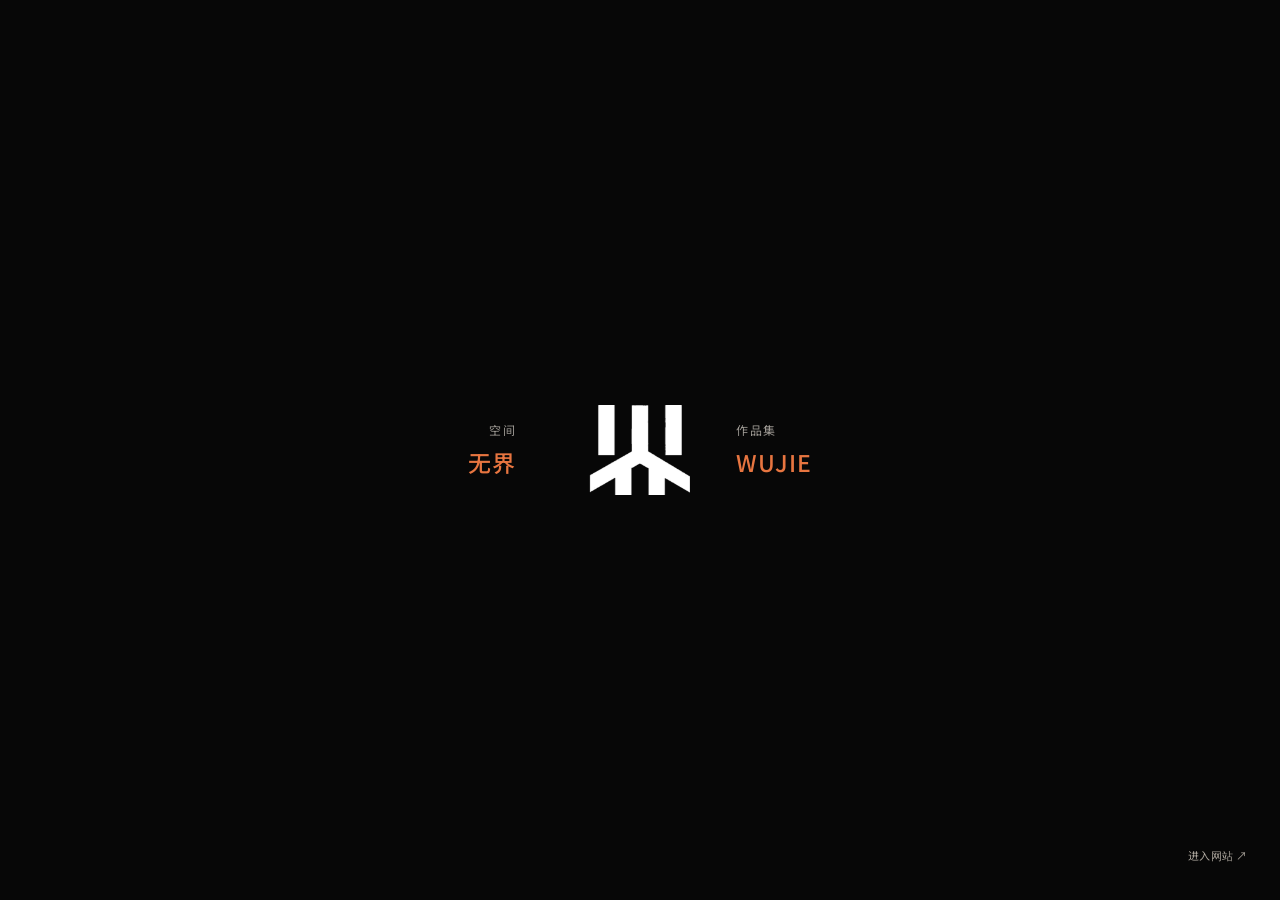
<file: public/index.html>
<!doctype html>
<html lang="zh-CN">
<head>
  <meta charset="UTF-8">
  <meta name="viewport" content="width=device-width, initial-scale=1">
  <meta name="theme-color" content="#f5f3ee">
  <meta name="description" content="无界 WUJIE，围绕人与生活的空间设计。浏览居住空间、样板间与公共空间方案，了解从需求沟通到设计落地的服务流程。">
  <meta property="og:title" content="无界 WUJIE｜让空间呼吸，让景观无界">
  <meta property="og:description" content="空间作品、设计方法与服务流程。先去感受，先去生活，然后才是设计。">
  <title>无界 WUJIE｜空间作品与服务</title>
  <link rel="icon" type="image/png" href="assets/wujie-mark.png">
  <link rel="stylesheet" href="design-system.css?v=10">
  <link rel="stylesheet" href="styles.css?v=10">
  <link rel="stylesheet" href="home.css?v=10">
  <link rel="stylesheet" href="process.css?v=10">
  <link rel="stylesheet" href="about.css?v=10">
  <link rel="stylesheet" href="vendor/maplibre-gl.css?v=5.14">
  <link rel="stylesheet" href="office-map.css?v=10">
  <link rel="stylesheet" href="unified.css?v=10">
  <script src="content.js?v=10" defer></script>
  <script src="project-photos.js?v=10" defer></script>
  <script src="home-motion.js?v=10" defer></script>
  <script src="process.js?v=10" defer></script>
  <script src="vendor/maplibre-gl.js?v=5.14" defer></script>
  <script src="map-style.js?v=10" defer></script>
  <script src="office-map.js?v=10" defer></script>
  <script src="about.js?v=10" defer></script>
  <script src="app.js?v=10" defer></script>
  <script src="intro.js?v=10" defer></script>
</head>
<body>
  <div id="opening" class="opening" aria-label="无界开场" role="status">
    <canvas id="opening-curtain" aria-hidden="true"></canvas>
    <div class="opening-identity">
      <div class="opening-left"><span><i>空间</i></span><strong><i>无界</i></strong></div>
      <img class="opening-mark" src="assets/wujie-mark.png" alt="无界标志" width="112" height="101">
      <div class="opening-right"><span><i>作品集</i></span><strong><i>WUJIE</i></strong></div>
    </div>
    <button id="skip-opening" type="button">进入网站 ↗</button>
  </div>
  <a class="skip-link" href="#main-content">跳到主要内容</a>
  <div class="site-shell">
    <aside class="story-panel" aria-label="无界与项目介绍">
      <a class="brand" href="#work" aria-label="无界，返回作品首页">
        <img src="assets/wujie-mark.png" alt="" width="38" height="35">
        <span>无界 <b>WUJIE</b></span>
      </a>
      <div id="story" class="story"></div>
      <footer class="side-footer"><span>空间设计 · 全案落地</span><span class="edition">WUJIE STUDIO</span></footer>
    </aside>
    <section class="visual-panel">
      <header class="topbar">
        <a class="mobile-brand" href="#work" aria-label="无界首页">无界 <span>WUJIE</span></a>
        <nav aria-label="主要导航">
          <a href="#work" data-nav="work">作品<span>WORK</span></a>
          <a href="#process" data-nav="process">服务<span>PROCESS</span></a>
          <a href="#about" data-nav="about">关于<span>ABOUT</span></a>
          <a href="quiz.html">问答<span>QUIZ</span></a>
        </nav>
        <button class="contact-trigger" data-inquiry>聊聊你的空间 <span aria-hidden="true">↗</span></button>
      </header>
      <main id="main-content" class="viewport" tabindex="-1"></main>
      <div class="scroll-track" aria-hidden="true"><div id="scroll-progress"></div></div>
    </section>
  </div>
  <div class="mobile-detail-tools" hidden><button id="brief-toggle" aria-expanded="false" aria-controls="story">项目 Brief <span>＋</span></button><a href="#work" aria-label="关闭项目，返回作品">关闭 ×</a></div>
  <dialog id="inquiry-dialog" aria-labelledby="inquiry-title">
    <div class="dialog-head"><span class="eyebrow">START A CONVERSATION</span><button class="icon-button" id="close-inquiry" aria-label="关闭合作需求">×</button></div>
    <h2 id="inquiry-title">从你的空间说起。</h2>
    <p>把最关心的事写下来，作为我们第一次对话的起点。</p>
    <a class="quiz-entry" href="quiz.html">还没想清楚？先做居住问答 <span aria-hidden="true">↗</span></a>
    <form id="inquiry-form">
      <div class="form-grid"><label>项目城市<input name="city" autocomplete="address-level2" placeholder="例如：深圳" maxlength="60"></label><label>大致面积<input name="area" inputmode="decimal" placeholder="例如：120 ㎡" maxlength="30"></label></div>
      <label>希望获得的服务<select name="service"><option>全屋设计把控</option><option>局改设计与预算控制</option><option>柜体收纳与设计</option><option>软装搭配</option><option>还想先聊聊</option></select></label>
      <label>你对空间的期待<textarea name="needs" rows="4" maxlength="3000" placeholder="谁会使用这个空间？现在最想改善什么？"></textarea></label>
      <p class="form-note">这份需求单仅保存在你的设备上，不会自动发送。</p>
      <button class="solid-button" type="submit">下载合作需求单 <span aria-hidden="true">↓</span></button>
      <p id="form-status" role="status"></p>
    </form>
  </dialog>
  <noscript><style>.opening{display:none}</style><div class="noscript">请启用 JavaScript 浏览无界的项目图片与服务介绍。</div></noscript>
</body>
</html>
</file>
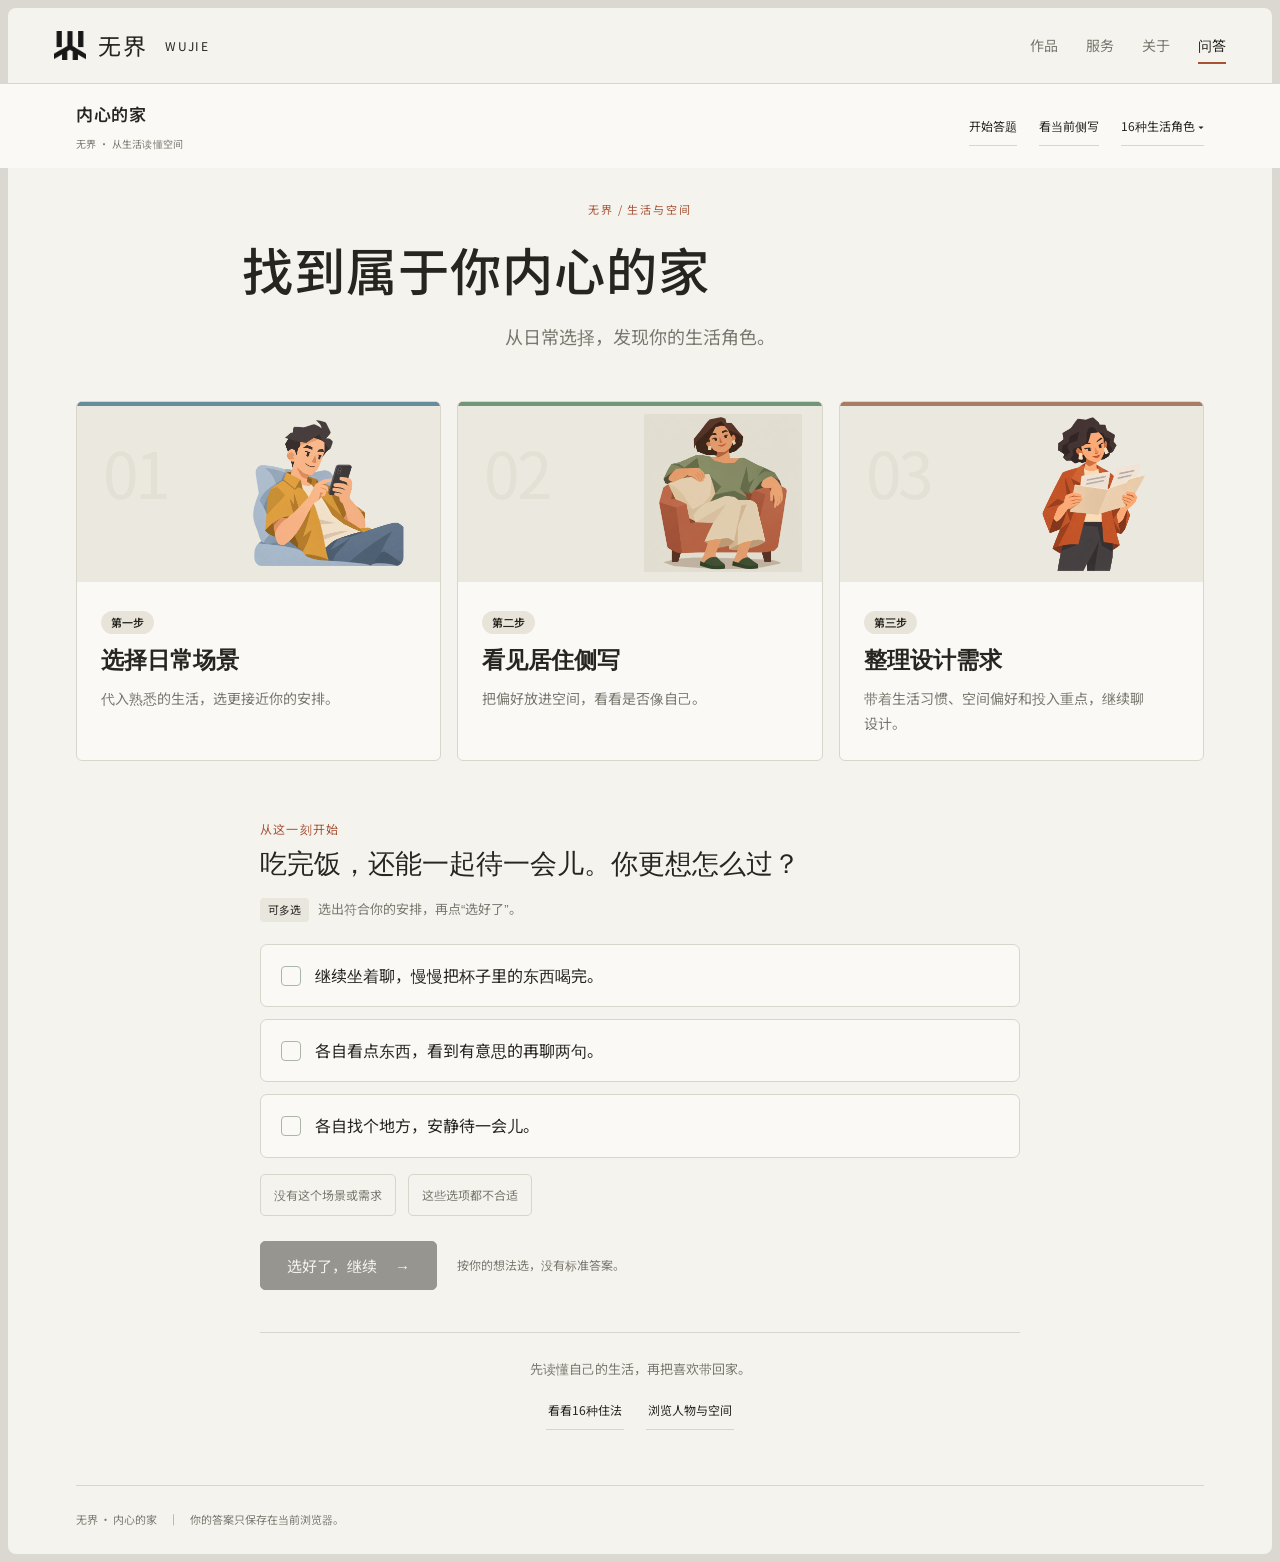
<file: public/quiz.html>
<!doctype html><html lang="zh-CN"><meta charset="utf-8"><meta name="viewport" content="width=device-width,initial-scale=1"><title>居住问答｜无界 WUJIE</title><meta name="theme-color" content="#f5f3ee"><meta name="description" content="从熟悉的生活场景开始，整理空间偏好与设计沟通摘要。"><link rel="icon" href="assets/wujie-mark.png">
<style>
:root{--paper:#f5f2eb;--white:#fffcf7;--ink:#28362d;--muted:#687166;--line:#d8ddce;--green:#405342;--pale:#e9eddf;--accent:#8f4b30}*{box-sizing:border-box}body{margin:0;background:var(--paper);color:var(--ink);font:16px/1.8 'Microsoft YaHei',system-ui,sans-serif}button{font:inherit;cursor:pointer;color:inherit}button:focus-visible,summary:focus-visible,a:focus-visible{outline:3px solid var(--accent);outline-offset:4px}button:disabled{opacity:.45;cursor:default}.wrap{max-width:980px;padding:0 28px;margin:auto}header{display:flex;align-items:center;justify-content:space-between;gap:15px;min-height:84px;border-bottom:1px solid var(--line)}header strong{letter-spacing:.12em;font-size:18px}.sub{color:var(--muted);font-size:13px}.links{display:flex;gap:12px;flex-wrap:wrap}.link{border:0;border-bottom:1px solid var(--line);padding:8px 2px;background:none;font-size:13px;min-height:40px}main{padding:38px 0 70px}h1,h2,h3,p{margin:0}h1,h2{font-family:'Noto Serif SC','Songti SC','SimSun',serif;font-weight:500}h1{font-size:clamp(31px,5vw,54px);line-height:1.4}h2{font-size:27px;line-height:1.5}h3{font-size:16px}.intro{max-width:650px;color:var(--muted);margin:18px 0 30px}.card{background:var(--white);border:1px solid var(--line);border-radius:9px;padding:28px;margin:18px 0}.hero{padding:48px 0 32px}.eyebrow{font-size:12px;letter-spacing:.12em;color:var(--accent);margin-bottom:10px}.row{display:flex;align-items:center;justify-content:space-between;gap:15px;flex-wrap:wrap}.actions{display:flex;gap:12px;flex-wrap:wrap;margin-top:26px}.primary,.secondary{min-height:49px;border:1px solid var(--ink);border-radius:5px;padding:10px 22px;background:transparent}.primary{background:var(--ink);color:var(--white)}.primary:hover{background:var(--green)}.secondary:hover{background:var(--pale)}.track{height:3px;background:var(--line);margin:18px 0 30px}.track span{display:block;height:3px;background:var(--green)}.prompt{font-size:21px;line-height:1.85;margin:20px 0 24px}.choices{display:grid;gap:12px}.choice{display:flex;align-items:flex-start;text-align:left;gap:14px;width:100%;padding:19px 21px;border:1px solid var(--line);border-radius:8px;background:var(--white);min-height:72px}.choice:hover{border-color:var(--green)}.choice[aria-pressed="true"]{background:var(--pale);border:2px solid var(--green);padding:18px 20px}.choice .letter{font-size:12px;color:var(--muted);padding-top:5px;min-width:16px}.exit{padding:8px 13px;border:1px solid var(--line);background:transparent;border-radius:25px;min-height:42px;font-size:13px}.exit[aria-pressed="true"]{background:var(--pale);border-color:var(--green)}.exits{display:flex;gap:9px;flex-wrap:wrap;margin-top:22px}.notice{padding:13px 17px;border-left:3px solid var(--accent);background:#eee7d9;font-size:13px;margin-bottom:22px}.lead{font-size:19px;line-height:2;margin-top:22px;max-width:720px}.highlights{display:grid;grid-template-columns:repeat(auto-fit,minmax(220px,1fr));gap:15px}.highlight{border-top:2px solid #a1ad91;padding:17px 0;font-size:14px}.highlight h3{margin-bottom:8px}.axes{display:grid;grid-template-columns:1fr 1fr;gap:16px;margin:25px 0}.axis{border:1px solid var(--line);border-radius:7px;padding:22px;background:var(--white)}.poles{display:flex;justify-content:space-between;gap:12px;font-size:13px;color:var(--muted);border-bottom:2px solid var(--line);padding-bottom:12px;margin:14px 0}.poles b{color:var(--green)}details{border-top:1px solid var(--line);padding:14px 0}summary{cursor:pointer;min-height:34px}.record{padding:17px 0;border-bottom:1px solid var(--line)}.record p{margin:7px 0}.source{font-size:12px;color:var(--muted)}.section{margin:35px 0 16px}.types{display:grid;grid-template-columns:1fr 1fr;gap:12px}.type{padding:20px;border:1px solid var(--line);border-radius:7px;font-size:14px}.footer{padding:25px 0;border-top:1px solid var(--line);font-size:12px;color:var(--muted)}.reviewQ{border-bottom:1px solid var(--line);padding:22px 0}.reviewQ p{margin:8px 0}.chip{font-size:12px;padding:3px 8px;border:1px solid var(--line);border-radius:20px;display:inline-block;margin:3px}.hidden{display:none!important}@media(max-width:600px){.wrap{padding:0 18px}header{align-items:flex-start;padding:20px 0;min-height:90px}.card{padding:20px}.prompt{font-size:18px}.axes,.types{grid-template-columns:1fr}.choice{padding:16px}.choice[aria-pressed="true"]{padding:15px}.hero{padding-top:20px}.lead{font-size:17px}main{padding-top:24px}}@media print{header,.actions,.links,.notice,.footer,button{display:none!important}.wrap{max-width:none;padding:0}.card{border:0;padding:0}details{break-inside:avoid}details::details-content{display:block!important;content-visibility:visible!important}h1{font-size:30px}body{background:white}.axis{break-inside:avoid}.record{break-inside:avoid}}
.role-hero{margin-top:18px}.role-voice{font:clamp(19px,2.4vw,25px)/1.8 'Songti SC','SimSun',serif;max-width:760px;margin:16px 0 28px}.role-portrait{max-width:760px}.role-insight{border-left:3px solid #8f4b30;padding:12px 18px;background:#eee7d9;max-width:760px;margin:22px 0 16px;font-size:16px}.role-art{margin:24px 0 18px;max-width:760px}.role-art img{display:block;width:100%;height:auto;border-radius:9px}.role-art figcaption{font-size:11px;color:var(--muted);line-height:1.7;margin-top:8px;max-width:640px}.role-evidence{display:grid;grid-template-columns:1fr 1fr;gap:16px;margin-top:24px}.role-evidence p{margin:12px 0}.role-evidence .source{margin:12px 0 18px}.role-rule{background:var(--pale);padding:22px;border-radius:8px;margin:24px 0 30px;font-size:14px;max-width:760px}.role-rule p{margin-top:8px}.type{background:var(--white);padding:25px}.type h2{font-size:29px}.mini-voice{margin:12px 0 18px;min-height:76px;font-size:15px;color:var(--muted);line-height:1.9}.type .link{font-size:14px;margin-top:10px}.scene-grid{display:grid;grid-template-columns:repeat(3,1fr);gap:16px;margin:22px 0}.scene{padding:22px 20px;background:var(--white);border-top:2px solid #a1ad91}.scene p{font-size:14px;margin-top:12px}.neighbor-grid{display:grid;grid-template-columns:1fr 1fr;gap:12px;margin:18px 0}.neighbor{display:flex;flex-direction:column;align-items:flex-start;text-align:left;gap:6px;padding:18px;border:1px solid var(--line);border-radius:7px;background:var(--white);min-width:0}.neighbor:hover{border-color:var(--green);background:var(--pale)}.neighbor strong{font-size:20px}.neighbor small,.neighbor span{font-size:12px;color:var(--muted)}.compare-strip{padding:16px 20px;background:var(--pale);border-left:3px solid var(--green);margin:24px 0;font-size:14px}.personal-scene{margin-top:26px}.personal-scene .lead{font-size:17px;margin-top:14px}.personal-scene .highlights{margin-top:24px}.role-tags{margin:22px 0}@media(max-width:600px){.role-evidence,.scene-grid,.neighbor-grid{grid-template-columns:1fr}.role-voice{font-size:20px}.type{padding:22px}.mini-voice{min-height:0}.role-art{margin:20px 0}.role-insight{font-size:15px}.role-evidence .axis{padding:20px}}@media print{.role-art{max-width:420px}.role-neighbors{display:none}.role-hero{break-inside:avoid}.scene-grid{grid-template-columns:1fr}.role-voice{font-size:18px}.role-portrait{font-size:16px}}
.type-image{display:block;width:100%;height:auto;border-radius:5px;margin-bottom:20px}.role-art{max-width:560px}.type{overflow:hidden}
@media(max-width:600px){header{display:block}header>div:first-child{display:flex;align-items:center;justify-content:space-between;gap:12px}header .sub{white-space:nowrap;font-size:12px}.links{margin-top:10px;gap:14px}}

.mbti-grid{display:grid;grid-template-columns:repeat(4,1fr);gap:12px;max-width:680px}.mbti-choice{padding:16px 12px;border:1px solid var(--line);border-radius:7px;background:var(--white);min-height:64px;font-weight:600;letter-spacing:.1em}.identity-exits{display:flex;gap:10px;flex-wrap:wrap;margin-top:22px}.identity-exits button{font-size:14px}.mbti-choice[aria-pressed=true],.identity-exits button[aria-pressed=true],.avatar-choice[aria-pressed=true]{outline:2px solid var(--green);outline-offset:-2px;background:var(--pale)}.identity-time{border:0;padding:0;margin:30px 0 0}.identity-time legend{font-size:17px}.identity-time .identity-exits{margin-top:12px}.avatar-grid{display:grid;grid-template-columns:repeat(4,minmax(0,1fr));gap:14px}.avatar-choice{border:1px solid var(--line);border-radius:8px;padding:9px;background:#f7f7f2;text-align:center;overflow:hidden;min-width:0}.avatar-choice img{width:100%;height:auto;aspect-ratio:1;object-fit:contain;display:block}.avatar-choice span{display:block;font-size:12px;line-height:1.8;padding:12px 0 5px}.identity-line{display:flex;align-items:center;gap:12px;flex-wrap:wrap;margin:14px 0 22px}.identity-badge{font-family:system-ui,sans-serif;font-size:20px;line-height:1.5;letter-spacing:.12em;background:var(--pale);padding:5px 14px;border-radius:5px;color:var(--green);font-weight:650}.identity-scene{display:grid;grid-template-columns:minmax(0,0.7fr) minmax(0,1fr);gap:22px;align-items:start;margin:22px 0 28px}.identity-scene figure{min-width:0;margin:0}.person-visual{margin:0;padding:16px;background:#f7f7f2;border:1px solid var(--line);border-radius:9px}.person-visual img{width:100%;height:auto;display:block}.person-visual figcaption{font-size:11px;color:var(--muted);line-height:1.8;margin-top:8px}.visual-label{font-size:12px;color:var(--muted);margin-bottom:9px}.identity-scene .role-art{max-width:none}.identity-scene .role-art img{border-radius:7px}.partial-person{max-width:300px;margin:24px 0}.identity-record{margin-top:25px}.identity-record p{margin:10px 0}.role-hero h1{font-family:'Microsoft YaHei','PingFang SC',sans-serif;font-weight:650}.role-voice{margin-bottom:18px}.role-portrait{font-size:18px}.role-insight{font-size:15px}.identity-scene+.role-portrait{margin-top:16px}@media(max-width:700px){.mbti-grid{gap:8px}.mbti-choice{padding:13px 7px;font-size:16px;min-height:58px}.avatar-grid{grid-template-columns:repeat(2,minmax(0,1fr));gap:12px}.identity-exits button{padding:9px 12px}.identity-scene{gap:10px;grid-template-columns:minmax(0,.7fr) minmax(0,1fr)}.person-visual{padding:8px}.person-visual figcaption,.identity-scene .role-art figcaption{font-size:10px}.visual-label{font-size:10px}.role-portrait{font-size:16px}.identity-line .source{font-size:11px}}@media print{.identity-scene{max-width:720px;grid-template-columns:1fr 1fr}.identity-record{break-inside:avoid}}

.unified-scene{margin:22px 0 12px;max-width:920px}.unified-scene img{width:100%;height:auto;aspect-ratio:4/3;object-fit:contain;display:block;border-radius:9px;background:#eee8dc}.unified-scene figcaption{font-size:11px;line-height:1.7;color:var(--muted);margin-top:9px}.scene-feedback{margin:18px 0 26px;padding:17px 0;border-top:1px solid var(--line);border-bottom:1px solid var(--line)}.scene-feedback p{font-size:14px}.scene-feedback small{display:block;font-size:11px;line-height:1.8;color:var(--muted);margin-top:10px}.scene-feedback-options{display:flex;flex-wrap:wrap;gap:8px;margin-top:10px}.scene-feedback-options button{border:1px solid var(--line);border-radius:22px;min-height:42px;background:transparent;padding:7px 13px;font-size:12px}.scene-feedback-options button[aria-pressed=true],.scene-switch button[aria-pressed=true]{background:var(--pale);border-color:var(--green);box-shadow:inset 0 0 0 1px var(--green)}.scene-study-top{display:flex;justify-content:space-between;align-items:center;gap:15px;margin-bottom:16px}.scene-study-top .eyebrow{margin:0}.scene-study-badge{display:flex;align-items:center;gap:12px;flex-wrap:wrap;margin-bottom:25px}.scene-switch{border:0;padding:0;margin:22px 0}.scene-switch legend{font-size:13px;color:var(--muted);margin-bottom:9px}.scene-switch>div{display:flex;gap:10px;flex-wrap:wrap}.scene-switch button{background:var(--white);border:1px solid var(--line);border-radius:7px;min-height:48px;padding:10px 17px;font-size:14px}.scene-study-card{margin-top:28px;border-top:1px solid var(--line);padding-top:22px}.scene-study-card h2{font-family:'Microsoft YaHei',sans-serif;font-weight:650}.scene-line{font-family:'SimSun',serif;font-size:21px;margin-top:10px;line-height:1.8}.scene-tags{display:flex;flex-wrap:wrap;gap:8px;margin:16px 0}.scene-tags span{font-size:12px;padding:5px 11px;border:1px solid var(--line);border-radius:20px}@media(max-width:600px){.scene-switch>div{display:grid;grid-template-columns:1fr 1fr}.scene-switch button{padding:10px 12px;font-size:13px}.scene-study-top .link{font-size:11px}.scene-line{font-size:18px}.scene-feedback-options{display:grid;grid-template-columns:1fr 1fr}.unified-scene{margin-top:16px}.scene-study-card{margin-top:22px}.scene-tags{gap:6px}.scene-tags span{font-size:11px}}
.scene-study-view h1{font-size:38px;line-height:1.45}.scene-study-view .intro{margin:12px 0 16px}.scene-study-view .scene-study-badge{margin-bottom:22px}.scene-study-layout{display:grid;grid-template-columns:215px minmax(0,1fr);gap:28px;align-items:start}.scene-study-controls{position:sticky;top:16px}.scene-study-controls .scene-switch{margin-top:0;margin-bottom:24px}.scene-study-controls .scene-switch>div{display:grid;grid-template-columns:1fr;gap:8px}.scene-study-layout .scene-study-card{margin:0;padding:0;border:0}.scene-study-layout .scene-line{font-size:18px}.scene-study-layout .unified-scene{margin-top:16px}@media(max-width:700px){.scene-study-view h1{font-size:29px}.scene-study-layout{display:block}.scene-study-controls{position:static;display:grid;grid-template-columns:1fr 1fr;gap:12px}.scene-study-controls .scene-switch>div{grid-template-columns:1fr}.scene-study-controls .scene-switch button{font-size:12px;padding:8px;min-height:43px}.scene-study-layout .scene-line{font-size:17px}}

.scene-study-controls .scene-switch legend span{color:var(--accent);font-size:11px;margin-right:4px}.scene-study-view .intro{max-width:none}.scene-change{font-size:12px;line-height:1.8;padding:10px 0;border-bottom:1px solid var(--line);min-height:43px;color:var(--green)}.scene-small-actions{display:flex;gap:18px;flex-wrap:wrap}.scene-switch button:hover,.scene-feedback-options button:hover,.scene-catalog button:hover{border-color:var(--green);background:var(--pale)}.scene-all{margin-top:25px}.scene-note{margin-top:16px}.scene-catalog{display:grid;grid-template-columns:repeat(4,minmax(0,1fr));gap:13px;margin-top:18px}.scene-catalog button{padding:0 0 9px;text-align:left;border:1px solid var(--line);background:var(--white);border-radius:7px;overflow:hidden}.scene-catalog button[aria-pressed=true]{border:2px solid var(--green)}.scene-catalog img{width:100%;aspect-ratio:4/3;object-fit:cover;display:block}.scene-catalog span{display:block;padding:8px 10px 0;font-size:12px}.scene-study-controls .scene-switch button{font-size:13px;padding:10px 12px}.scene-study-view .scene-study-layout{grid-template-columns:200px minmax(0,1fr);gap:25px}.scene-study-view p{text-wrap:pretty}@media(max-width:700px){.scene-study-controls{margin-bottom:20px}.scene-study-controls .scene-switch{margin-bottom:4px}.scene-study-view .scene-study-layout{display:block}.scene-study-controls .scene-switch button{font-size:12px;padding:7px;min-height:43px}.scene-catalog{grid-template-columns:repeat(2,minmax(0,1fr))}.scene-change{min-height:62px}.scene-study-view h1{font-size:29px}.scene-study-top{align-items:start}.scene-study-top .eyebrow{max-width:170px}}@media(prefers-reduced-motion:reduce){.scene-study-view *{scroll-behavior:auto;transition:none}}

.summary-page .wrap{max-width:1200px}.summary-page main{padding-top:28px}.summary-hero{display:grid;grid-template-columns:minmax(0,.85fr) minmax(0,1.2fr);gap:32px;align-items:center;background:var(--pale);padding:34px;border-radius:12px;margin-bottom:42px}.summary-hero-copy{min-width:0}.summary-hero h1{font-family:'Microsoft YaHei','PingFang SC',sans-serif;font-weight:700;font-size:clamp(34px,4vw,52px);line-height:1.3;letter-spacing:-.03em}.summary-hero .role-voice{font-family:'Microsoft YaHei','PingFang SC',sans-serif;font-size:20px;line-height:1.8;margin:18px 0}.summary-traits{display:flex;gap:7px;flex-wrap:wrap;margin-top:22px}.summary-traits span{font-size:11px;line-height:1.6;padding:5px 9px;border-radius:5px;background:var(--white);color:var(--green)}.summary-hero .identity-line{margin:18px 0 0}.summary-hero .identity-badge{font-size:12px;letter-spacing:.05em;padding:0;background:transparent}.summary-hero-art{min-width:0}.summary-hero-art .unified-scene,.summary-hero-art .role-art{margin:0;max-width:none}.summary-hero-art figcaption{font-size:10px;line-height:1.7;margin-top:7px;color:var(--muted)}.summary-hero-art img{width:100%;height:auto;border-radius:7px;display:block}.summary-hero-art .identity-scene{margin:0;gap:12px;align-items:center}.summary-hero-art .identity-scene figcaption{display:none}.summary-hero-art .person-visual{background:transparent;border:0;padding:0}.summary-hero-art .partial-person{max-width:300px;margin:0 auto}.summary-hero-text{grid-template-columns:1fr}.summary-progress{font-size:12px;color:var(--muted);margin-bottom:14px}.summary-layout{display:grid;grid-template-columns:200px minmax(0,1fr);gap:50px;align-items:start;margin:0 20px}.summary-nav{display:grid;gap:4px;position:sticky;top:20px}.summary-nav button{display:flex;align-items:center;justify-content:space-between;text-align:left;min-height:52px;padding:12px 16px;font-size:15px;border:0;border-radius:6px;background:transparent}.summary-nav button span{opacity:.35}.summary-nav button:hover{background:var(--white)}.summary-nav button[aria-selected=true]{background:var(--green);color:var(--white)}.summary-reading{min-width:0;max-width:750px}.summary-panel[hidden]{display:none!important}.summary-panel h2{font-family:'Microsoft YaHei','PingFang SC',sans-serif;font-size:27px;font-weight:650;padding-bottom:20px;border-bottom:1px solid var(--line);margin-bottom:20px}.summary-panel p{font-size:16px;line-height:1.95;text-wrap:pretty}.summary-panel .summary-lead{font-size:18px;line-height:2}.summary-story{margin:27px 0}.summary-story h3,.summary-priority h3{font-size:18px;margin-bottom:9px}.summary-story .eyebrow{margin-bottom:7px;font-size:11px}.summary-priority{padding-top:22px;border-top:1px solid var(--line);margin-top:24px}.summary-priority p{color:var(--muted);font-size:14px}.summary-caption{font-size:13px!important;color:var(--muted);margin:16px 0}.summary-review{margin-top:32px;padding-top:20px;border-top:1px solid var(--line)}.summary-review h3{font-weight:500;font-size:14px;margin-bottom:12px}.summary-review>div{display:flex;gap:8px;flex-wrap:wrap}.summary-review button{min-height:41px;font-size:12px;padding:7px 13px;border-color:var(--line);border-radius:22px}.summary-review button[aria-pressed=true]{background:var(--pale);border-color:var(--green)}.summary-review .source{font-size:11px;margin-top:9px}.summary-bottom{margin:32px 20px 0 270px;padding-top:22px;border-top:1px solid var(--line)}.summary-primary-actions{display:flex;gap:10px;flex-wrap:wrap}.summary-primary-actions button{min-height:45px;font-size:14px;padding:9px 20px}.summary-tools{margin-top:20px}.summary-tools>summary{font-size:13px;color:var(--muted)}.summary-tool-grid{display:flex;flex-wrap:wrap;gap:9px;margin:18px 0}.summary-tool-grid button{min-height:40px;font-size:12px;padding:7px 11px}.summary-detail{margin-top:18px}.summary-detail>summary{font-size:13px}.summary-detail .source{font-size:12px}.summary-axes{margin-top:22px}.summary-axis{padding:20px 0;border-top:1px solid var(--line)}.summary-axis-heading{display:flex;align-items:center;justify-content:space-between;gap:12px}.summary-axis-heading .eyebrow{margin:0;font-size:11px}.summary-axis-heading h3{font-size:18px}.summary-poles{display:flex;gap:10px;margin-top:12px}.summary-poles span{font-size:12px;padding:5px 12px;color:var(--muted);border:1px solid var(--line);border-radius:20px}.summary-poles .selected{background:var(--pale);color:var(--green);border-color:var(--green)}.summary-project section{padding:18px 0;border-bottom:1px solid var(--line)}.summary-project h3{font-size:13px;color:var(--muted);font-weight:500;margin-bottom:7px}.summary-project p{font-size:15px}.summary-panel .record h3{font-size:15px}.summary-panel .record p{font-size:14px}.summary-page footer{font-size:11px}.scene-study-simple .scene-study-top{margin-bottom:20px}.scene-study-simple .summary-hero{margin-bottom:20px}.scene-study-simple .preview-controls{margin:20px 0}.scene-study-simple .scene-study-controls{display:grid;grid-template-columns:repeat(4,minmax(0,1fr));gap:20px;position:static;margin-top:22px}.scene-study-simple .scene-switch{margin-bottom:0}.scene-study-simple .scene-switch>div{display:grid;grid-template-columns:1fr}.scene-study-simple .scene-small-actions{margin-top:16px}.scene-study-simple .scene-change{padding:0 0 12px;min-height:0}.scene-study-simple .scene-all,.scene-study-simple .preview-feedback,.scene-study-simple .scene-note{margin-top:16px}.scene-study-simple .preview-feedback .scene-feedback{border:0;margin-bottom:0}.scene-study-simple .scene-note .source{max-width:800px}.scene-study-simple details>summary{font-size:14px}.scene-study-simple .scene-small-actions .link{font-size:12px}
@media(max-width:800px){.summary-layout{grid-template-columns:160px minmax(0,1fr);gap:24px;margin:0}.summary-bottom{margin-left:184px;margin-right:0}.summary-hero{padding:24px;gap:22px}.summary-hero .role-voice{font-size:17px}.summary-nav button{padding:10px;font-size:13px}}
@media(max-width:600px){.summary-page main{padding-top:20px}.summary-hero{grid-template-columns:1fr;padding:24px 18px 18px;gap:24px;margin-bottom:24px}.summary-hero h1{font-size:36px}.summary-hero .role-voice{font-size:17px;margin:12px 0}.summary-traits{margin-top:15px;gap:5px}.summary-traits span{font-size:10px;padding:4px 7px}.summary-hero .identity-line{margin-top:12px}.summary-layout{display:block}.summary-nav{position:static;display:grid;grid-template-columns:repeat(4,minmax(0,1fr));gap:4px;margin-bottom:24px}.summary-nav button{justify-content:center;text-align:center;min-height:43px;font-size:12px;padding:8px 2px;white-space:nowrap}.summary-nav button span{display:none}.summary-panel h2{font-size:23px;padding-bottom:15px;margin-bottom:16px}.summary-panel .summary-lead{font-size:16px;line-height:1.95}.summary-panel p{font-size:15px}.summary-story{margin:22px 0}.summary-story h3,.summary-priority h3{font-size:17px}.summary-bottom{margin:24px 0 0}.summary-primary-actions{display:grid;grid-template-columns:1fr 1fr}.summary-review{margin-top:24px}.summary-axis-heading{display:block}.summary-axis-heading h3{margin-top:6px}.scene-study-simple .scene-study-controls{grid-template-columns:1fr 1fr;gap:18px 12px}.scene-study-simple .summary-hero h1{font-size:34px}.summary-hero-art .identity-scene{grid-template-columns:.65fr 1fr}}
@media print{.summary-nav,.summary-review,.summary-primary-actions,.summary-tools{display:none!important}.summary-layout{display:block}.summary-panel[hidden]{display:block!important}.summary-panel{margin-bottom:24px;break-inside:avoid}.summary-hero{padding:15px;margin-bottom:20px}.summary-hero h1{font-size:30px}.summary-layout,.summary-reading{max-width:none;margin:0}}
.summary-page header [data-nav="review"]{display:none}

.brand-home{display:flex;align-items:center;gap:12px;text-align:left;background:transparent;border:0;padding:0}.brand-home>span:last-child{display:grid;gap:2px}.brand-home strong{font-size:19px;letter-spacing:.06em}.brand-home small{font-size:11px;color:var(--muted)}.home-mark{display:grid;width:31px;height:31px;gap:3px;grid-template-columns:1fr 1fr;transform:rotate(-8deg);flex:none}.home-mark i{display:block;background:var(--green);border-radius:3px}.home-mark i:nth-child(2){opacity:.5}.home-mark i:nth-child(3){opacity:.7}.home-mark i:nth-child(4){background:var(--accent);border-radius:3px 3px 9px 3px}.home-page{--home-blue:#658d9b;--home-blue-pale:#edf3f5;--home-green:#71977a;--home-green-pale:#edf3eb;--home-clay:#a77d65;--home-clay-pale:#f5eee6;background:#fafbf9}.home-page .wrap{max-width:1220px}.home-page header{min-height:92px;border:0;position:relative;z-index:1}.home-page header:before{content:'';position:absolute;top:0;bottom:0;left:calc((100% - 100vw)/2);width:100vw;background:var(--white);z-index:-1}.home-page header [data-nav="review"]{display:none}.home-page main{padding:0 0 55px}.home-intro{text-align:center;padding:48px 0 42px;position:relative;isolation:isolate}.home-intro:before{content:'';position:absolute;background:#f3f5f1;z-index:-1;left:calc((100% - 100vw)/2);width:100vw;top:0;bottom:-180px;clip-path:polygon(0 0,100% 0,100% 90%,80% 98%,58% 92%,35% 100%,16% 92%,0 96%)}.home-mark-large{width:44px;height:44px;gap:5px;margin:0 auto 23px}.home-mark-large i{border-radius:5px}.home-intro h1{font-family:'Microsoft YaHei','PingFang SC',sans-serif;font-size:clamp(34px,4vw,51px);font-weight:700;line-height:1.35;letter-spacing:.02em}.home-intro p{font-size:19px;color:var(--muted);margin-top:14px;line-height:1.7}.home-steps{display:grid;grid-template-columns:repeat(3,minmax(0,1fr));gap:22px;margin:0;padding:0;list-style:none;position:relative}.home-step{border-radius:10px;background:var(--white);overflow:hidden;box-shadow:0 12px 32px #28362d0b;border:1px solid #e5e9e1;min-width:0;position:relative}.home-step-blue{--step:var(--home-blue);--step-pale:var(--home-blue-pale)}.home-step-green{--step:var(--home-green);--step-pale:var(--home-green-pale)}.home-step-clay{--step:var(--home-clay);--step-pale:var(--home-clay-pale)}.home-step:before{content:'';height:4px;position:absolute;top:0;left:0;right:0;background:var(--step);z-index:1}.home-step-art{height:157px;background:var(--step-pale);position:relative;display:flex;align-items:center;justify-content:flex-end;padding-right:20px}.home-step-art:after{content:'';position:absolute;bottom:-1px;left:0;right:0;height:25px;background:var(--white);clip-path:polygon(0 35%,25% 65%,70% 0,100% 55%,100% 100%,0 100%)}.home-step-art img{width:158px;height:158px;object-fit:contain;mix-blend-mode:multiply;display:block;position:relative;z-index:1}.home-step-number{position:absolute;left:26px;top:35px;color:var(--step);opacity:.3;font-size:64px;font-weight:650;line-height:1;letter-spacing:-.06em}.home-step-copy{padding:12px 24px 25px}.home-step-label{display:inline-block;border-radius:20px;padding:3px 10px;background:var(--step-pale);color:var(--step);font-size:11px;font-weight:600;line-height:1.5;margin-bottom:9px}.home-step-copy h2{font-family:'Microsoft YaHei','PingFang SC',sans-serif;font-size:22px;font-weight:650;line-height:1.5;margin-bottom:9px}.home-step-copy p{font-size:14px;line-height:1.8;color:var(--muted);text-wrap:pretty}.home-first-question{max-width:760px;margin:52px auto 0}.home-question-intro{margin-bottom:22px}.home-question-intro h2{font-family:'Microsoft YaHei','PingFang SC',sans-serif;font-size:23px;line-height:1.7;font-weight:600}.home-question-intro p{font-size:13px;color:var(--muted);margin-top:9px}.home-first-question .choice{align-items:center;background:var(--white);font-size:16px;padding:17px 20px;min-height:63px;gap:14px;border-radius:7px}.home-first-question .choice[aria-pressed=true]{padding:16px 19px;background:var(--pale)}.home-choice-circle{height:20px;width:20px;flex:none;border:1.5px solid #a9b6a8;border-radius:50%;position:relative}.home-first-question [aria-pressed=true] .home-choice-circle{border:6px solid var(--green);background:var(--white)}.home-first-question .exits{margin-top:16px}.home-first-question .exit{font-size:12px;background:transparent}.home-first-question .exit[aria-pressed=true]{background:var(--pale)}.home-question-actions{display:flex;align-items:center;gap:20px;margin-top:25px}.home-question-actions .primary{padding:10px 26px;font-size:15px;min-width:145px}.home-question-actions .primary span{margin-left:15px}.home-question-actions>span{font-size:12px;color:var(--muted)}.home-resume{max-width:850px;margin:52px auto 0;padding:28px 32px;display:flex;align-items:center;justify-content:space-between;gap:25px;background:var(--pale);border-radius:10px}.home-resume h2{font-family:'Microsoft YaHei','PingFang SC',sans-serif;font-size:25px;font-weight:600;line-height:1.55}.home-resume p{font-size:13px;color:var(--muted);margin-top:10px}.home-resume-actions{display:flex;flex-direction:column;align-items:center;gap:10px;flex:none}.home-resume-actions .primary{font-size:14px}.home-bottom{text-align:center;border-top:1px solid var(--line);max-width:760px;margin:42px auto 0;padding-top:24px}.home-bottom p{font-size:13px;color:var(--muted)}.home-bottom>div{display:flex;justify-content:center;gap:22px;margin-top:10px}.home-bottom .link{font-size:12px}.home-page footer{font-size:11px}.home-page .footer{margin-top:0}
@media(max-width:900px){.home-step-copy{padding:10px 18px 20px}.home-step-copy h2{font-size:20px}.home-step-copy p{font-size:13px}.home-steps{gap:14px}.home-step-art{height:140px;padding-right:10px}.home-step-art img{width:140px;height:140px}.home-step-number{left:17px;font-size:52px}}
@media(max-width:600px){.brand-home{gap:9px}.brand-home strong{font-size:18px}.brand-home small{font-size:10px}.home-page header{padding:14px 0;min-height:95px}.home-page header .links{gap:18px}.home-page header .link{font-size:12px}.home-intro{padding:29px 0 28px}.home-mark-large{width:35px;height:35px;gap:4px;margin-bottom:16px}.home-intro h1{font-size:33px}.home-intro p{font-size:15px;margin-top:10px}.home-intro:before{bottom:-220px}.home-steps{grid-template-columns:1fr;gap:10px}.home-step{display:grid;grid-template-columns:94px minmax(0,1fr);min-height:112px;box-shadow:0 5px 18px #28362d06}.home-step-art{height:100%;min-height:112px;padding:5px 0;justify-content:center}.home-step-art img{width:94px;height:106px}.home-step-art:after,.home-step-number{display:none}.home-step-copy{padding:12px 15px 13px}.home-step-label{font-size:10px;padding:1px 7px;margin-bottom:4px}.home-step-copy h2{font-size:17px;margin-bottom:3px}.home-step-copy p{font-size:12px;line-height:1.65}.home-first-question{margin-top:33px}.home-question-intro h2{font-size:20px}.home-question-intro{margin-bottom:17px}.home-first-question .choice{font-size:14px;padding:15px;gap:10px;line-height:1.8}.home-first-question .choice[aria-pressed=true]{padding:14px}.home-choice-circle{width:18px;height:18px}.home-first-question .exits{gap:7px}.home-first-question .exit{font-size:11px;padding:7px 10px}.home-question-actions{align-items:start;flex-direction:column;gap:11px;margin-top:20px}.home-question-actions .primary{width:100%}.home-question-actions>span{align-self:center;font-size:11px}.home-resume{margin-top:30px;padding:22px;display:block}.home-resume h2{font-size:22px}.home-resume-actions{align-items:stretch;margin-top:22px}.home-bottom{margin-top:30px}.home-bottom p{font-size:12px}.home-bottom>div{gap:18px}.home-page main{padding-bottom:35px}}
@media(prefers-reduced-motion:reduce){.home-page *{scroll-behavior:auto;transition:none}}

.personal-details{margin:24px 0 36px;padding:24px 28px;background:var(--white);border-left:3px solid var(--accent);border-radius:6px}.personal-details h2{font-family:inherit;font-size:18px;font-weight:650;margin-bottom:12px}.personal-details p{font-size:15px;margin:8px 0;line-height:1.8}.personal-details p span{display:inline-block;color:var(--accent);font-size:12px;margin-right:12px}.type-qualifier{font-size:13px;color:var(--accent)}.axis-personal-detail{font-size:14px;margin:10px 0 12px;color:var(--ink);line-height:1.9}@media(max-width:600px){.personal-details{padding:18px 20px;margin:18px 0 28px}.personal-details p span{display:block;margin-bottom:2px}}

header{position:relative;z-index:10}.home-page header{z-index:10}.living-type-menu{position:absolute;right:0;top:calc(100% - 2px);width:min(690px,calc(100vw - 36px));padding:27px 30px 19px;background:#fffefa;border:1px solid var(--line);border-radius:9px;box-shadow:0 18px 48px #28362d24;max-height:calc(100dvh - 120px);overflow:auto;z-index:20}.living-type-menu[hidden]{display:none}.group-purple{--group:#806b92;--group-pale:#f1edf4}.group-green{--group:#5c856d;--group-pale:#edf3ee}.group-blue{--group:#5b8295;--group-pale:#edf2f5}.group-gold{--group:#ac8539;--group-pale:#f6f0e4}.type-menu-group{margin-bottom:23px}.type-menu-group h2{font-family:inherit;font-size:18px;font-weight:650;line-height:1.5}.type-menu-group>p{font-size:12px;line-height:1.7;color:var(--muted);margin:4px 0 10px}.type-menu-group>div{display:grid;grid-template-columns:repeat(4,minmax(0,1fr));gap:9px}.type-menu-group button{display:grid;align-content:center;gap:3px;background:var(--group);color:#fff;border:0;border-radius:5px;min-height:66px;padding:10px 5px;text-align:center}.type-menu-group button:hover{filter:brightness(.92)}.type-menu-group strong{font-size:14px;font-weight:600;line-height:1.5}.type-menu-group small{font-size:10px;line-height:1.5;opacity:.93}.menu-all{width:100%;text-align:center;font-size:12px}.question-help{font-size:13px;color:var(--muted);margin:-9px 0 20px}.question-mode{display:inline-block;font-size:11px;color:var(--green);background:var(--pale);border-radius:4px;padding:2px 8px;margin-right:6px}.answer-check{display:block;width:20px;height:20px;border:1px solid #9aa69b;border-radius:50%;flex:none;margin-top:5px;position:relative}.question-multiple .answer-check,.question-multiple .home-choice-circle{border-radius:4px}.question-multiple [aria-pressed=true] .answer-check{background:var(--green);border-color:var(--green)}.question-multiple [aria-pressed=true] .answer-check:after{content:'✓';position:absolute;color:white;font-size:14px;left:3px;top:-4px}.question-single [aria-pressed=true] .answer-check{border:6px solid var(--green)}.question-multiple .home-choice-circle{border-width:1px}.question-multiple [aria-pressed=true] .home-choice-circle{background:var(--green);border:1px solid var(--green)}.question-multiple [aria-pressed=true] .home-choice-circle:after{content:'✓';position:absolute;color:white;left:3px;top:-6px;font-size:14px}.identity-auto-hint{margin-top:-16px;margin-bottom:22px}.grouped-catalogue{margin-top:30px}.catalogue-group{margin:0 0 42px}.catalogue-group-heading{padding:15px 20px;border-left:4px solid var(--group);background:var(--group-pale);margin-bottom:16px}.catalogue-group-heading h2{font-family:inherit;font-size:23px;font-weight:650;color:var(--group)}.catalogue-group-heading p{font-size:14px;color:var(--muted);margin-top:4px}.catalogue-group-cards{display:grid;grid-template-columns:repeat(4,minmax(0,1fr));gap:14px}.catalogue-group-cards .type{min-width:0;padding:16px;background:var(--white)}.catalogue-group-cards .type h2{font-size:20px}.catalogue-group-cards .type-image{width:100%;height:160px;object-fit:contain}.catalogue-group-cards .mini-voice{font-size:13px}.catalogue-group-cards .chip{font-size:10px}.home-intro h1{font-size:clamp(32px,4vw,49px)}.home-step-blue .home-step-art img,.home-step-clay .home-step-art img{width:183px;object-fit:contain;mix-blend-mode:normal}.home-step-art img{max-width:62%}.brand-home small{font-size:10px}.brand-home strong{letter-spacing:.08em}@media(max-width:900px){.catalogue-group-cards{grid-template-columns:repeat(2,minmax(0,1fr))}}@media(max-width:600px){header{flex-wrap:wrap}header .links{gap:12px}.living-type-menu{top:calc(100% - 1px);padding:20px;max-height:calc(100dvh - 150px)}.type-menu-group>div{grid-template-columns:repeat(2,minmax(0,1fr))}.type-menu-group button{min-height:60px}.home-intro h1{font-size:32px;max-width:330px;margin:auto;text-wrap:balance}.home-step-blue .home-step-art img,.home-step-clay .home-step-art img{width:94px;max-width:100%;height:106px}.home-step-art img{max-width:100%}.catalogue-group-cards{gap:10px}.catalogue-group-cards .type{padding:12px}.catalogue-group-cards .type h2{font-size:18px}.catalogue-group-cards .type-image{height:130px}.catalogue-group-heading h2{font-size:21px}.question-help{font-size:12px}.answer-check{width:18px;height:18px}.question-single [aria-pressed=true] .answer-check{border-width:5px}}

.clean-result-page{background:#faf9f5}.clean-result{max-width:1000px;margin:0 auto}.clean-heading{display:flex;align-items:center;justify-content:space-between;gap:24px;padding:0 0 26px}.clean-heading .eyebrow{font-size:12px;letter-spacing:.12em}.clean-heading h1{font:600 clamp(48px,6vw,76px)/1.15 'Microsoft YaHei',sans-serif;letter-spacing:.07em;margin:7px 0}.clean-name{font-size:18px;color:var(--muted);margin-top:8px}.avatar-stamp{background:transparent;border:0;padding:0;flex:0 0 105px;height:128px}.avatar-stamp img{width:100%;height:100%;object-fit:contain;mix-blend-mode:multiply}.real-space{margin:0}.real-space>img{display:block;width:100%;height:460px;object-fit:contain;background:#eeece6}.real-space figcaption{display:flex;justify-content:space-between;gap:20px;font-size:11px;color:var(--muted);padding:12px 0 4px}.real-space a{color:inherit;flex-shrink:0}.reference-scope{font-size:11px;line-height:1.65;color:var(--muted);margin:0 0 22px}.direction-row{display:grid;grid-template-columns:repeat(4,minmax(0,1fr));border-block:1px solid var(--line)}.direction{display:flex;align-items:center;gap:14px;padding:20px 14px;border:0;border-bottom:2px solid transparent;background:none;text-align:left}.direction b{font-size:27px;font-weight:500}.direction span{display:grid;gap:3px}.direction small{font-size:11px;color:var(--muted)}.direction strong{font-size:14px;font-weight:500}.direction[aria-pressed=true]{border-bottom-color:var(--green);background:#edf0e9}.direction:disabled{opacity:.7;cursor:default}.code-note{font-size:12px;color:var(--muted);margin-top:12px}.clean-portrait{padding:36px 0 30px;max-width:870px}.portrait-main{font-size:18px;line-height:1.95;margin-top:12px;text-wrap:pretty}.portrait-exceptions{font-size:14px;color:var(--muted);line-height:1.9;margin-top:14px}.clean-actions{display:flex;flex-wrap:wrap;align-items:center;gap:12px;border-top:1px solid var(--line);padding-top:24px}.clean-actions button{font-size:14px}.clean-review{display:flex;align-items:center;gap:16px;flex-wrap:wrap;font-size:12px;color:var(--muted);margin-top:28px}.clean-review button{padding:4px 0;background:none;border:0;border-bottom:1px solid transparent;font-size:12px}.clean-review button[aria-pressed=true]{color:var(--ink);border-color:var(--ink)}.answer-evidence{width:min(780px,calc(100vw - 28px));max-height:85dvh;border:1px solid var(--line);border-radius:8px;background:var(--white);color:var(--ink);padding:28px}.answer-evidence::backdrop{background:#1f2d2855}.evidence-heading{display:flex;justify-content:space-between;align-items:center;gap:14px;position:sticky;top:-28px;background:var(--white);padding:8px 0;z-index:1}.answer-evidence .record{font-size:14px}.catalogue-code{font-size:28px;letter-spacing:.1em;font-weight:600;margin:8px 0}.type-menu-group .menu-code{font-size:19px;letter-spacing:.12em}.type-menu-group small{font-size:11px}.legacy-household{font-size:13px;color:var(--muted);margin-bottom:16px}@media(max-width:600px){.clean-heading{padding-bottom:20px}.clean-heading h1{font-size:50px}.clean-name{font-size:15px}.avatar-stamp{flex-basis:75px;height:100px}.real-space>img{height:auto;max-height:380px;object-fit:contain}.real-space figcaption{font-size:10px;gap:8px;align-items:start}.reference-scope{font-size:10px;margin-bottom:18px}.direction-row{grid-template-columns:repeat(2,minmax(0,1fr))}.direction{padding:13px 8px;gap:10px}.direction b{font-size:24px}.direction strong{font-size:13px}.clean-portrait{padding:26px 0}.portrait-main{font-size:16px;line-height:1.9}.portrait-exceptions{font-size:13px}.clean-actions{gap:10px}.clean-actions .secondary,.clean-actions .primary{padding:9px 15px;font-size:13px}.answer-evidence{padding:18px}.evidence-heading{top:-18px}.catalogue-code{font-size:24px}}@media print{.clean-actions,.clean-review,.avatar-stamp,.answer-evidence{display:none}.real-space>img{height:350px}.direction-row{grid-template-columns:repeat(4,1fr)}.direction{display:flex!important}}

.mood-gallery{display:grid;grid-template-columns:minmax(0,3.15fr) minmax(0,1fr);gap:22px;align-items:start}.mood-frame{margin:0;min-width:0}.mood-image{overflow:hidden;background:#eeece6}.mood-image img{display:block;width:100%;height:100%;object-fit:cover}.mood-main .mood-image{aspect-ratio:1.39}.mood-asides{display:grid;gap:24px}.mood-asides .mood-image{aspect-ratio:1.13}.mood-enclosure img{object-position:center 68%}.mood-lighting img{object-position:65% center}.mood-frame figcaption{display:flex;justify-content:space-between;align-items:start;gap:12px;padding-top:10px;font-size:12px;line-height:1.6}.mood-frame figcaption>span{font-weight:500}.mood-frame figcaption a{font-size:10px;color:var(--muted);text-decoration:none}.mood-asides figcaption{display:block;font-size:12px;padding-top:8px}.mood-asides figcaption a{display:block;margin-top:3px}.mood-detail{font-size:10px;color:var(--muted);line-height:1.6;margin-top:3px}.mood-note{font-size:11px;line-height:1.7;color:var(--muted);margin:18px 0 24px}.mood-pending{aspect-ratio:1.13;display:flex;flex-direction:column;justify-content:center;padding:18px;background:#f0f0e9;color:var(--muted);font-size:13px}.mood-pending p{font-size:11px;line-height:1.7;margin-top:9px}.direction-static{cursor:default}.direction-static.unresolved{opacity:.7}.clean-result .direction-row{margin-top:0}@media(max-width:650px){.mood-gallery{grid-template-columns:1fr;gap:20px}.mood-main .mood-image{aspect-ratio:1.39}.mood-asides{grid-template-columns:1fr 1fr;gap:14px}.mood-asides .mood-image{aspect-ratio:1.45}.mood-frame figcaption{gap:10px;font-size:11px}.mood-main figcaption a{font-size:9px;max-width:48%;text-align:right}.mood-asides figcaption{font-size:11px}.mood-asides figcaption a{font-size:9px}.mood-detail{font-size:9px}.mood-note{margin-top:18px;font-size:10px}.mood-pending{aspect-ratio:1.45;padding:12px}}@media print{.mood-gallery{grid-template-columns:3.15fr 1fr;break-inside:avoid}.mood-asides{grid-template-columns:1fr}.mood-main .mood-image{aspect-ratio:1.39}.mood-asides .mood-image{aspect-ratio:1.13}.direction-static{display:flex!important}}
.mood-main img{object-fit:contain}.mood-enclosure img[data-reference="18"]{object-position:100% 85%;transform:scale(1.15);transform-origin:80% 80%}.mood-lighting img{transform:scale(1.22);transform-origin:70% 50%}

.mood-main .mood-image{position:relative;isolation:isolate}.mood-main .mood-image>img{position:relative;z-index:1}.develop-blocks{position:absolute;inset:0;width:100%;height:100%;z-index:2;pointer-events:none;image-rendering:pixelated;filter:blur(5px);transform:scale(1.025)}.mood-main figcaption{align-items:center;flex-wrap:wrap}.develop-caption{display:flex;align-items:center;flex-wrap:wrap;gap:8px 15px}.develop-replay{font:inherit;font-size:11px;color:var(--muted);border:0;border-bottom:1px solid var(--line);background:none;padding:3px 0;min-height:28px}.develop-replay:hover{color:var(--ink)}.develop-replay:disabled{opacity:.55}.local-preference-note{margin:22px 0 25px;padding:18px 0;border-block:1px solid var(--line)}.local-preference-note>p{margin:8px 0;font-size:16px}.local-choice-dialog .prompt{font-size:18px}.local-choice-dialog .choices{margin:20px 0}.local-choice-dialog .choice{font-size:15px}.local-choice-dialog .exits{margin-bottom:22px}.local-evidence .source{line-height:1.8}.clean-name.has-local{max-width:35em}.local-choice-dialog .evidence-heading h2{font-family:inherit;font-size:19px}@media(max-width:650px){.develop-caption{gap:5px 12px}.develop-replay{font-size:10px}.mood-main figcaption> a{margin-left:auto}.local-choice-dialog .prompt{font-size:16px}.local-choice-dialog .choice{font-size:14px}}@media(prefers-reduced-motion:reduce){.develop-blocks,.develop-replay{display:none!important}.mood-main .mood-image>img{filter:none!important;transform:none!important;opacity:1!important}}@media print{.develop-blocks,.develop-replay,.local-choice-dialog{display:none!important}.mood-main .mood-image>img{filter:none!important;transform:none!important;opacity:1!important}}

@font-face{font-family:Wujie Sans;src:url("assets/wujie-sans.woff2") format("woff2");font-display:swap}
/* Visual vocabulary from the user's Wujie portfolio V9.14. */
:root{--paper:#f5f3ee;--white:#faf9f6;--ink:#26251f;--muted:#7a786e;--line:#d8d5cb;--green:#26251f;--pale:#eeece5;--accent:#a85135;--radius:8px}
html{background:#dad8d1}body,body.home-page,body.clean-result-page{background:var(--paper);color:var(--ink);font-family:'Wujie Sans','Microsoft YaHei',sans-serif;margin:8px;border-radius:8px;min-height:calc(100vh - 16px)}
button,input,select,textarea,h1,h2,h3,.clean-heading h1,.home-intro h1{font-family:'Wujie Sans','Microsoft YaHei',sans-serif}button,a{-webkit-tap-highlight-color:transparent}button:focus-visible,a:focus-visible{outline:2px solid var(--accent);outline-offset:5px}
.wrap{max-width:1360px;padding:0 40px;margin:0 auto}header{min-height:92px;padding:22px 0;border-bottom:1px solid var(--line);position:relative;background:none}.home-page header{background:none}.brand-home{gap:16px}.brand-home .wujie-brand-mark{width:38px;height:38px;object-fit:contain;mix-blend-mode:multiply}.brand-home strong{font-size:22px;font-weight:600;letter-spacing:.05em}.brand-home small{font-size:11px;letter-spacing:.03em;color:var(--muted);margin-top:3px}header .links{gap:24px}header .link{font-size:13px;padding:8px 0}
main{padding:40px 0 64px}h1{font-weight:500;letter-spacing:-.02em;line-height:1.25}h2{font-weight:500}.eyebrow{font-size:12px;letter-spacing:.1em;color:var(--accent)}.intro,.lead,.prompt{font-family:inherit}.prompt{font-size:24px;line-height:1.65;max-width:860px}.intro{max-width:780px;line-height:1.8;color:var(--muted)}.primary{background:var(--ink);color:var(--paper);border:1px solid var(--ink);border-radius:5px}.primary:hover{background:var(--accent);border-color:var(--accent)}.secondary{border:1px solid var(--line);border-radius:5px;background:transparent}.secondary:hover,.exit:hover{border-color:var(--ink)}.link{color:var(--ink)}.choice{background:var(--white);border:1px solid var(--line);border-radius:6px;padding:22px 24px;min-height:78px;box-shadow:none}.choice:hover{border-color:var(--ink);background:#f0eee8}.choice[aria-pressed=true]{background:#ede7db;border-color:var(--accent);box-shadow:inset 0 0 0 1px var(--accent)}.choice .letter{color:var(--muted)}.answer-check{border-color:#b9b6ac}.choice[aria-pressed=true] .answer-check{background:var(--accent);border-color:var(--accent)}.question-help{color:var(--muted);font-size:12px;margin:20px 0}.question-mode{background:#e9e6de;color:var(--ink)}.track{background:#e5e1d8;height:2px}.track span{background:var(--accent)}.exits{gap:12px}.exit{background:transparent;color:var(--muted);border:1px solid var(--line);border-radius:5px}.footer{font-size:11px;color:var(--muted);padding:24px 0}.notice{border-color:var(--line);background:#ece9e1}
.clean-result{max-width:1120px}.clean-heading{align-items:flex-start;padding:4px 0 28px}.clean-heading h1{font-size:clamp(52px,5.8vw,80px);font-weight:500;letter-spacing:.045em;line-height:1;margin:16px 0}.clean-name{font-size:20px;color:var(--ink);margin:14px 0 0;line-height:1.6}.result-provenance{font-size:11px;color:var(--muted);margin-top:7px}.avatar-stamp{flex-basis:96px;height:128px;border-radius:6px;overflow:hidden}.avatar-stamp img{mix-blend-mode:multiply}.mood-gallery{gap:24px;grid-template-columns:minmax(0,3.2fr) minmax(0,1fr)}.mood-image{border-radius:6px;background:#eeece5}.mood-main .mood-image{aspect-ratio:1.377}.mood-main img{object-fit:cover}.mood-frame figcaption{font-size:12px;line-height:1.6}.mood-frame figcaption a{font-size:10px}.mood-note{font-size:11px;margin:20px 0 28px}.mood-asides{gap:24px}.mood-asides .mood-image{aspect-ratio:1.22}.direction-row{grid-template-columns:repeat(4,minmax(0,1fr));border-block:1px solid var(--line);padding:6px 0}.direction{position:relative;flex-wrap:wrap;padding:22px 18px;gap:10px;border:0}.direction+.direction{border-left:1px solid var(--line)}.direction b{font-size:32px;font-weight:500}.direction small{font-size:11px;color:var(--muted)}.direction strong{font-size:14px}.direction .direction-basis{width:100%;font-size:10px;margin-top:3px;line-height:1.6}.direction-static.unresolved{opacity:1}.clean-portrait{max-width:920px;padding:36px 0 32px}.portrait-main{font-size:19px;line-height:1.95;color:var(--ink)}.portrait-exceptions{font-size:13px;line-height:1.9;color:var(--muted)}.clean-actions{gap:12px;padding-top:24px}.clean-review{font-size:11px;margin-top:24px}.clean-review button{font-size:11px}.completion-prompt{display:flex;align-items:center;justify-content:space-between;gap:15px;padding:18px 0;font-size:13px}.direction-completion{max-width:860px;margin:20px auto 70px}.direction-completion h1{font-size:clamp(30px,3.5vw,46px);margin-top:20px}.direction-completion .intro{margin:20px 0}.answer-evidence{background:var(--paper)}.answer-evidence::backdrop{background:#26251f55}.evidence-heading{background:var(--paper)}
.home-intro{padding:45px 0 40px;background:none}.home-intro:before,.home-page:before,.home-page:after{display:none}.home-intro h1{font-size:clamp(36px,4vw,56px);font-weight:500;margin:16px 0}.home-intro>p{font-size:18px;color:var(--muted)}.wujie-kicker{font-size:11px;letter-spacing:.18em;color:var(--accent);text-transform:uppercase}.home-steps{gap:16px;margin-top:10px}.home-step{border:1px solid var(--line);border-radius:6px;box-shadow:none;background:var(--white);overflow:hidden}.home-step-art{background:#ebe8df!important;border-top:2px solid var(--accent);height:180px}.home-step-art:after{display:none}.home-step-number{color:#d2cdc0;font-weight:400}.home-step-copy{padding:24px}.home-step-label{background:#e8e4d9!important;color:var(--ink)!important}.home-step h2{font-size:23px}.home-step p{font-size:14px}.home-resume{background:#eae6dc;border:1px solid var(--line);border-radius:6px;padding:28px 32px}.home-question-intro h2{font-size:27px;font-weight:500}.home-bottom{border-color:var(--line)}
.living-type-menu{background:var(--paper);border:1px solid var(--line);box-shadow:0 24px 60px #26251f18;border-radius:6px}.type-menu-group button{background:#e7e2d7!important;color:var(--ink)!important;border:1px solid var(--line)}.type-menu-group:nth-child(2) button{background:#d9ded3!important}.type-menu-group:nth-child(3) button{background:#dddeda!important}.type-menu-group:nth-child(4) button{background:#e8d8c9!important}.type-menu-group button:hover{border-color:var(--accent)}.type-menu-group h2{font-size:17px}.type-menu-group p{font-size:12px}.grouped-catalogue .type{background:var(--white);border-color:var(--line);box-shadow:none;border-radius:6px}.catalogue-group-heading{border-color:var(--line)}.mbti-choice{background:var(--white);border-color:var(--line)}.mbti-choice[aria-pressed=true],.avatar-choice[aria-pressed=true]{border-color:var(--accent);background:#ebe5d9}.avatar-grid{grid-template-columns:repeat(5,minmax(0,1fr))}.avatar-choice{border-radius:6px;background:var(--paper);border-color:var(--line)}.avatar-choice img{mix-blend-mode:multiply}
@media(max-width:800px){.wrap{padding:0 24px}header{min-height:82px;gap:14px}header .links{gap:16px}.mood-gallery{gap:18px}.direction{padding:18px 10px}.home-step-art{height:150px}.home-step-copy{padding:20px}.home-step h2{font-size:20px}.avatar-grid{grid-template-columns:repeat(3,minmax(0,1fr))}}
@media(max-width:600px){body,body.home-page,body.clean-result-page{margin:5px;min-height:calc(100vh - 10px)}.wrap{padding:0 18px}header{padding:17px 0;align-items:center;flex-wrap:wrap;gap:14px}.brand-home .wujie-brand-mark{width:29px;height:29px}.brand-home strong{font-size:18px}.brand-home small{font-size:9px}header .links{gap:18px;width:100%;justify-content:flex-start}header .link{font-size:11px}main{padding:28px 0 40px}.clean-heading{padding-bottom:22px;gap:14px}.clean-heading h1{font-size:52px;margin:14px 0}.clean-name{font-size:16px;max-width:250px}.result-provenance{font-size:10px;max-width:230px}.avatar-stamp{flex-basis:64px;height:96px}.mood-gallery{grid-template-columns:1fr;gap:18px}.mood-asides{grid-template-columns:1fr 1fr;gap:14px}.mood-asides .mood-image{aspect-ratio:1.35}.mood-note{margin:16px 0 22px;font-size:10px}.direction-row{grid-template-columns:repeat(2,minmax(0,1fr))}.direction{padding:16px 10px;gap:8px}.direction:nth-child(3){border-left:0;border-top:1px solid var(--line)}.direction:nth-child(4){border-top:1px solid var(--line)}.direction b{font-size:27px}.direction strong{font-size:13px}.direction .direction-basis{font-size:9px}.clean-portrait{padding:28px 0}.portrait-main{font-size:16px;line-height:1.9}.portrait-exceptions{font-size:12px}.prompt{font-size:20px}.choice{padding:18px 16px;min-height:75px;font-size:16px}.home-intro{padding:25px 0 32px}.home-intro h1{font-size:32px;line-height:1.4}.home-intro>p{font-size:15px}.home-steps{gap:14px}.home-resume{padding:24px}.completion-prompt{align-items:start;flex-direction:column}.avatar-grid{grid-template-columns:repeat(2,minmax(0,1fr))}.direction-completion{margin-top:12px}.direction-completion h1{font-size:30px}.question-help{line-height:1.7}}
.brand-home .wujie-brand-mark{filter:brightness(.18)}
header [data-nav="review"]{display:none}
#app.question-single,#app.question-multiple{max-width:860px;margin-inline:auto}
.choice,.direction-completion .choice{font-size:18px;line-height:1.7}
.direction .direction-basis{font-size:11px}
@media(max-width:600px){.choice,.direction-completion .choice{font-size:16px}.direction .direction-basis{font-size:10px}}
@media print{body{margin:0;background:white}.result-provenance,.direction-basis{display:block}.mood-gallery{break-inside:avoid}.direction-row{grid-template-columns:repeat(4,minmax(0,1fr))}.direction{border-top:0!important}.clean-portrait{break-inside:avoid}}

.clean-heading{display:block;padding-bottom:32px}
.clean-heading .eyebrow{font-size:20px;letter-spacing:.055em;line-height:1.5}
.clean-heading h1{margin-top:16px}
.result-introduction{max-width:820px;margin-top:14px;color:var(--muted);font-size:17px;line-height:1.9;text-wrap:pretty}
.clean-name{font-size:21px}
.direction-row{padding:0}
.direction{padding:24px 20px;flex-wrap:nowrap}
.clean-result .direction b{font-size:34px}
.communication-brief{max-width:1020px;margin:0 auto}
.communication-brief .brief-heading{border:0;padding:10px 0 30px;min-height:0;display:flex;align-items:flex-end;gap:30px;background:transparent}
.communication-brief .brief-heading>div{display:block;min-width:0}
.brief-heading h1{font-size:38px;line-height:1.4;margin:12px 0 13px;letter-spacing:-.025em}
.brief-heading p{font-size:14px;color:var(--muted);line-height:1.8}
.brief-space-code{font-size:30px;letter-spacing:.08em;line-height:1.2;flex-shrink:0;padding-bottom:4px}
.brief-priority{background:#eae6dc;border-radius:6px;padding:25px 30px;margin:0 0 38px}
.brief-priority .eyebrow{font-size:12px;letter-spacing:.08em}
.brief-priority>p{font-size:24px;line-height:1.65;margin-top:8px;text-wrap:pretty}
.brief-section{display:grid;grid-template-columns:175px minmax(0,1fr);gap:32px;padding:32px 0;border-top:1px solid var(--line)}
.brief-section-title>span{color:var(--accent);font-size:11px;letter-spacing:.1em}
.brief-section-title h2{font-size:21px;line-height:1.5;margin-top:7px;font-weight:500}
.brief-facts{display:grid;grid-template-columns:1fr 1fr;gap:25px 38px;margin:0}
.brief-facts dt{font-size:12px;color:var(--muted);margin-bottom:7px}
.brief-facts dd{font-size:15px;line-height:1.85;margin:0}
.brief-row{display:grid;grid-template-columns:120px minmax(0,1fr);gap:20px;padding:18px 0;border-top:1px solid var(--line)}
.brief-row:first-child{border-top:0;padding-top:0}
.brief-row:last-child{padding-bottom:0}
.brief-row h3{font-size:14px;font-weight:500;line-height:1.9}
.brief-row p{font-size:15px;line-height:1.95;text-wrap:pretty}
.brief-row .brief-detail{font-size:13px;color:var(--muted);margin-top:7px;line-height:1.85}
.brief-budget{padding-bottom:25px}
.brief-empty{font-size:14px;color:var(--muted);line-height:1.8}
.brief-discussion{margin:0;padding:0 0 0 1.15em;font-size:15px;line-height:1.9}
.brief-discussion li{padding:0 0 10px 5px}
.brief-discussion li:last-child{padding-bottom:0}
.brief-discussion li::marker{color:var(--accent)}
.brief-scope{padding:20px 0;border-top:1px solid var(--line);font-size:12px;color:var(--muted);line-height:1.8}
.brief-actions{display:flex;gap:12px;align-items:center;flex-wrap:wrap;margin-top:6px}
@media(max-width:800px){.brief-section{grid-template-columns:135px minmax(0,1fr);gap:24px}.brief-row{grid-template-columns:1fr;gap:6px}.brief-heading h1{font-size:32px}.brief-priority>p{font-size:21px}}
@media(max-width:600px){.clean-heading{padding-bottom:24px}.clean-heading .eyebrow{font-size:17px}.clean-name{font-size:18px;max-width:none}.result-introduction{font-size:15px;line-height:1.9;margin-top:12px}.direction{padding:19px 10px;gap:9px}.clean-result .direction b{font-size:29px}.communication-brief .brief-heading{display:block;padding:0 0 23px}.brief-heading h1{font-size:27px;margin-top:12px}.brief-heading p{font-size:13px}.brief-space-code{display:inline-block;font-size:24px;margin-top:14px}.brief-priority{padding:21px 20px;margin-bottom:26px}.brief-priority>p{font-size:20px}.brief-section{grid-template-columns:1fr;gap:20px;padding:27px 0}.brief-section-title{display:flex;align-items:center;gap:12px}.brief-section-title h2{margin-top:0;font-size:20px}.brief-facts{gap:20px 18px}.brief-facts dt{font-size:11px}.brief-facts dd{font-size:14px}.brief-row{grid-template-columns:1fr;gap:5px;padding:16px 0}.brief-row h3{font-size:14px}.brief-row p{font-size:14px;line-height:1.9}.brief-row .brief-detail{font-size:12px}.brief-discussion{font-size:14px}.brief-scope{font-size:11px}.brief-actions{gap:10px}.brief-actions .primary,.brief-actions .secondary{padding:10px 15px;font-size:13px}}
@media print{body.brief-page{background:white;border:0;margin:0}.brief-page .wrap>header,.brief-page .footer,.brief-actions{display:none!important}.brief-page main{padding:0}.communication-brief{max-width:none}.communication-brief .brief-heading{display:flex!important;padding-bottom:16px;break-inside:avoid}.brief-heading h1{font-size:25px}.brief-heading p{font-size:11px}.brief-space-code{font-size:24px}.brief-priority{padding:15px 18px;margin-bottom:16px;break-inside:avoid}.brief-priority>p{font-size:18px}.brief-section{display:block;padding:18px 0}.brief-section-title{display:flex;gap:12px;align-items:baseline;break-after:avoid;margin-bottom:12px}.brief-section-title h2{font-size:17px;margin:0}.brief-facts{gap:12px 25px;break-inside:avoid}.brief-facts dd,.brief-row p,.brief-discussion{font-size:12px;line-height:1.7}.brief-row{grid-template-columns:115px 1fr;padding:12px 0;break-inside:avoid}.brief-row h3{font-size:12px}.brief-row .brief-detail{font-size:11px}.brief-discussion li{break-inside:avoid}.brief-scope{font-size:10px}}

/* Existing Wujie paper, type, borders and four quiet group tints. */
.tone-sand{--profile-tint:#e7e2d7}.tone-sage{--profile-tint:#d9ded3}.tone-stone{--profile-tint:#dddeda}.tone-clay{--profile-tint:#e8d8c9}
.profile-menu-help{font-size:12px;color:var(--muted);padding:0 0 18px;border-bottom:1px solid var(--line);margin:0 0 18px}
.profile-menu-group{margin-bottom:23px}.profile-menu-group-title{display:flex;justify-content:space-between;align-items:center}.profile-menu-group-title h2{font-size:17px}.profile-menu-group-title>span{font-size:14px;letter-spacing:.08em;color:var(--muted)}.profile-menu-group>p{font-size:12px;color:var(--muted);margin:4px 0 10px}.profile-menu-cards{display:grid;grid-template-columns:repeat(4,minmax(0,1fr));gap:8px}
.profile-card{display:flex;flex-direction:column;align-items:stretch;text-align:left;min-width:0;border:1px solid var(--line);border-radius:6px;background:var(--white);padding:23px 20px;color:var(--ink);transition:border-color .15s,background .15s}.profile-card:hover{border-color:var(--accent);background:#f0ede5}.profile-card-code{font-size:29px;letter-spacing:.07em;display:flex;align-items:center;justify-content:space-between;gap:9px;line-height:1.3}.profile-card-code>i{font-style:normal;font-size:17px;color:var(--muted);letter-spacing:0}.profile-card-code>small{font-size:10px;letter-spacing:0;color:var(--accent)}.profile-card-differences{display:grid;gap:9px;border-block:1px solid var(--line);padding:17px 0;margin:19px 0 16px}.profile-card-differences>span{display:flex;gap:8px;font-size:13px;line-height:1.55}.profile-card-differences b{font-size:12px;width:15px;font-weight:500;color:var(--accent)}.profile-card-voice{font-size:13px;line-height:1.85;text-wrap:pretty;color:var(--muted)}
.profile-menu-cards .profile-card{padding:12px 11px;background:var(--profile-tint);border-color:transparent}.profile-menu-cards .profile-card:hover{border-color:var(--accent)}.profile-menu-cards .profile-card-code{font-size:19px}.profile-menu-cards .profile-card-code i{display:none}.profile-menu-cards .profile-card-differences{border:0;padding:0;margin:9px 0 0;gap:4px}.profile-menu-cards .profile-card-differences>span{font-size:11px;gap:5px}.profile-menu-cards .profile-card-differences b{display:none}.profile-card.is-current{opacity:1;border-color:var(--ink);background:var(--profile-tint);cursor:default}.profile-card.is-current:hover{filter:none}.profile-card-differences .changed{color:var(--accent);font-weight:600}
.profile-directory{max-width:1120px;margin:0 auto}.profile-directory-heading{padding:15px 0 32px}.profile-directory-heading h1{font-size:clamp(36px,4.5vw,58px);margin:15px 0 22px;line-height:1.35}.profile-directory-heading p{font-size:17px;color:var(--muted);max-width:700px;line-height:1.85}.profile-reading-key{font-size:13px;line-height:1.9;border-block:1px solid var(--line);padding:17px 0;color:var(--muted)}.profile-reading-key b{color:var(--ink);font-weight:500;margin-right:12px}.profile-group{padding:38px 0 12px}.profile-group-heading{display:flex;align-items:flex-end;justify-content:space-between;gap:30px;margin-bottom:19px}.profile-group-heading .eyebrow{font-size:11px;letter-spacing:.035em}.profile-group-heading h2{font-size:27px;margin-top:9px}.profile-group-heading>p{max-width:440px;font-size:13px;line-height:1.85;color:var(--muted)}.profile-grid{display:grid;grid-template-columns:repeat(4,minmax(0,1fr));gap:15px}.profile-group .profile-card{border-top:4px solid var(--profile-tint)}.profile-preview-note{font-size:12px;color:var(--muted);line-height:1.9;margin-top:30px;padding-top:24px;border-top:1px solid var(--line)}
.profile-detail{max-width:1200px;margin:auto}.profile-breadcrumb{display:flex;align-items:center;gap:13px;font-size:12px;color:var(--muted);margin-bottom:24px}.profile-breadcrumb .link{font-size:12px}.profile-preview-label{margin-left:auto;color:var(--accent)}
.profile-hero{display:grid;grid-template-columns:1fr 1.1fr;background:var(--profile-tint);border-radius:6px;overflow:hidden}.profile-hero-copy{padding:38px 32px 40px;align-self:center}.profile-traits{display:flex;flex-wrap:wrap;gap:8px 10px}.profile-traits>span{display:inline-flex;align-items:center;gap:6px;padding:5px 8px;background:#faf9f669;border-radius:3px;font-size:10px;line-height:1.5}.profile-traits b{font-size:11px;font-weight:500}.profile-hero h1{font-size:clamp(50px,5.6vw,78px);letter-spacing:.06em;line-height:1;margin:26px 0 18px}.profile-hero h2{font-size:23px;line-height:1.6;text-wrap:pretty;max-width:430px}.profile-hero-copy>p{font-size:15px;line-height:1.9;margin-top:21px;color:#56564c;text-wrap:pretty}.profile-hero-art{margin:0;display:flex;flex-direction:column;justify-content:center;padding:20px 20px 16px 0;min-width:0}.profile-hero-art img{display:block;width:100%;aspect-ratio:4/3;object-fit:cover;border-radius:4px}.profile-hero-art figcaption{font-size:10px;color:#66675e;line-height:1.6;margin-top:10px}
.profile-reading-layout{display:grid;grid-template-columns:190px minmax(0,1fr);gap:62px;max-width:1100px;margin:56px auto 0}.profile-contents{display:flex;flex-direction:column;align-self:start;position:sticky;top:30px;gap:0}.profile-contents>span{font-size:12px;color:var(--muted);margin-bottom:17px}.profile-contents button{display:flex;align-items:center;justify-content:space-between;gap:10px;text-align:left;border:0;border-bottom:1px solid var(--line);background:none;font-size:13px;padding:16px 10px;color:var(--muted)}.profile-contents button>span{font-size:12px;color:var(--muted)}.profile-contents button[aria-current]{color:var(--ink);background:#eae6dc}.profile-contents button:hover{color:var(--accent)}.profile-reading{min-width:0}.profile-article-section{padding:0 0 40px;margin:0 0 36px;border-bottom:1px solid var(--line);scroll-margin-top:30px}.profile-article-section>.eyebrow{font-size:11px}.profile-article-section>h2{font-size:29px;line-height:1.5;margin:10px 0 24px;text-wrap:pretty}.profile-article-section>p{font-size:17px;line-height:2;margin:17px 0;text-wrap:pretty}.profile-article-section .profile-scene-note{font-size:13px;color:var(--muted);line-height:1.8}.profile-direction{display:grid;grid-template-columns:36px 1fr;gap:18px;padding:24px 0;border-top:1px solid var(--line)}.profile-direction:first-child{border-top:0;padding-top:0}.profile-direction-letter{font-size:28px;line-height:1.4;color:var(--accent)}.profile-direction h3{font-size:17px;font-weight:500;margin-bottom:8px;line-height:1.6}.profile-direction p{font-size:15px;color:var(--muted);line-height:1.9;text-wrap:pretty}.profile-article-section ul{margin:0;padding-left:1.1em;font-size:15px;line-height:1.95}.profile-article-section li{padding:0 0 15px 7px;text-wrap:pretty}.profile-article-section li::marker{color:var(--accent)}.profile-article-section .profile-boundary{font-size:12px;color:var(--muted);margin:10px 0 0;line-height:1.8}.profile-peer-grid{grid-template-columns:repeat(2,minmax(0,1fr));margin-top:25px}.profile-peer-grid .profile-card{padding:21px}.profile-peer-grid .profile-card-code{font-size:25px}.profile-article-section .profile-comparison-note{font-size:11px;color:var(--muted);line-height:1.8;margin:16px 0 0}.profile-detail-actions{display:flex;gap:12px;flex-wrap:wrap;margin-top:-5px}
@media(max-width:1000px){.profile-hero{grid-template-columns:1fr 1fr}.profile-hero-copy{padding:29px 25px}.profile-hero h2{font-size:21px}.profile-hero-copy>p{font-size:14px}.profile-reading-layout{gap:32px;grid-template-columns:155px minmax(0,1fr)}.profile-grid:not(.profile-peer-grid){gap:10px}.profile-card{padding:19px 13px}.profile-card-differences>span{font-size:12px}}
@media(max-width:700px){.profile-hero{grid-template-columns:1fr}.profile-hero-copy{padding:27px 23px 25px}.profile-hero h1{font-size:58px}.profile-hero h2{font-size:22px;max-width:none}.profile-hero-copy>p{font-size:15px}.profile-hero-art{padding:0 20px 19px}.profile-reading-layout{display:block;margin-top:28px}.profile-contents{position:sticky;top:0;z-index:3;background:var(--paper);display:grid;grid-template-columns:repeat(4,1fr);border-bottom:1px solid var(--line);margin:0 -5px 30px;padding:7px 0}.profile-contents>span{display:none}.profile-contents button{font-size:11px;text-align:center;justify-content:center;padding:11px 5px;border:0;line-height:1.6}.profile-contents button>span{display:none}.profile-article-section>h2{font-size:25px}.profile-article-section>p{font-size:16px}.profile-article-section{padding-bottom:30px;margin-bottom:30px}.profile-group-heading{display:block}.profile-group-heading>p{margin-top:12px}.profile-grid:not(.profile-peer-grid){grid-template-columns:repeat(2,minmax(0,1fr))}.profile-directory-heading h1{font-size:35px}.profile-directory-heading p{font-size:15px}.profile-group{padding-top:30px}.profile-group-heading h2{font-size:24px}.profile-reading-key{font-size:12px}.profile-reading-key b{display:block}.profile-breadcrumb{margin-bottom:19px;gap:8px}.profile-peer-grid{gap:10px}.profile-peer-grid .profile-card{padding:16px 12px}.profile-card-code,.profile-peer-grid .profile-card-code{font-size:23px}.profile-card-code>small{font-size:9px}.profile-card-voice{font-size:12px}.profile-card-differences{margin:13px 0;padding:13px 0;gap:9px}.profile-card-differences>span{font-size:11px;gap:4px}.profile-menu-cards{grid-template-columns:repeat(2,minmax(0,1fr))}.profile-menu-cards .profile-card-differences{margin:8px 0 0;padding:0}.profile-menu-group>p{font-size:11px}.profile-direction p{font-size:14px}.profile-direction{gap:12px;grid-template-columns:27px 1fr}.profile-article-section ul{font-size:14px}.profile-detail-actions button{font-size:13px;padding-inline:15px}}
@media print{.profile-breadcrumb,.profile-contents,.profile-detail-actions,.profile-menu-help{display:none!important}.profile-reading-layout{display:block}.profile-hero,.profile-direction{break-inside:avoid}.profile-article-section{break-inside:auto}.profile-peer-grid .profile-card{display:flex!important}.profile-hero h1{font-size:45px}}

.visually-hidden{position:absolute!important;width:1px;height:1px;padding:0;margin:-1px;overflow:hidden;clip:rect(0,0,0,0);white-space:nowrap;border:0}
.visual-type-directory{max-width:1120px;margin:auto}.visual-directory-title{padding:0 0 26px}.visual-directory-title h1{font-size:42px;line-height:1.3;margin:12px 0 0}.visual-directory-foot{display:flex;align-items:center;justify-content:space-between;gap:20px;padding:24px 0 0}.visual-directory-foot p{font-size:11px;color:var(--muted)}.visual-directory-foot button{font-size:12px;padding:8px 16px;min-height:40px}
.type-matrix{width:100%;table-layout:fixed;border-collapse:separate;border-spacing:9px 8px;margin:-8px -9px 0;width:calc(100% + 18px)}.type-matrix th{font-weight:400;text-align:center;vertical-align:middle}.type-matrix td{padding:0;vertical-align:middle}.matrix-row-col{width:94px}.matrix-corner{font-size:12px;color:var(--muted);line-height:1.8;text-align:left!important;padding-left:9px}.matrix-material{font-size:17px;padding:11px 0 15px;border-bottom:1px solid var(--line)}.matrix-light{font-size:13px;padding:7px 0 11px;color:var(--muted)}.material-dots{display:inline-flex;gap:3px;vertical-align:middle;margin-right:10px;transform:translateY(-1px)}.material-dots i{display:block;width:12px;height:12px;border-radius:3px;background:#b6a486}.material-dots i:nth-child(2){background:#c5b698}.material-dots i:nth-child(3){background:#d7c9ae}.material-dots.accented i:nth-child(2){background:#a85135}.light-glyph{display:inline-block;width:16px;height:16px;border-radius:50%;vertical-align:middle;margin-right:6px;transform:translateY(-1px)}.light-glyph.spread{background:#e6dcc0;border:1px solid #c9b98d}.light-glyph.pooled{background:radial-gradient(circle at 40% 40%,#f8e8bd 0 25%,#77776b 34% 100%);border:1px solid #77776b}
.type-matrix tbody th{padding:6px 0 6px 9px;text-align:left}.matrix-row-name{display:flex;flex-direction:column;gap:3px;font-size:17px;line-height:1.5}.matrix-row-name b{font-weight:500}.type-matrix tbody th small{display:block;font-size:10px;color:var(--muted);letter-spacing:.08em;margin-top:9px}.matrix-choice{display:block;width:100%;padding:9px 10px 8px;border:1px solid transparent;border-radius:6px;background:#efede6;cursor:pointer;transition:border-color .15s,background .15s}.matrix-choice:hover{border-color:var(--accent);background:#e8e3d7}.matrix-choice:focus-visible{outline:2px solid var(--accent);outline-offset:2px}.matrix-choice.is-current{opacity:1;cursor:default;border-color:var(--ink);background:var(--profile-tint)}.type-sketch{display:block;width:100%;height:auto;max-height:135px}.matrix-code{display:flex;align-items:center;justify-content:center;gap:0;font-size:13px;line-height:1.5;letter-spacing:.09em;margin:5px 0 0;color:var(--muted)}.matrix-code b{font-weight:500;color:var(--ink)}.matrix-code i{font-style:normal;margin-left:7px;letter-spacing:0;font-size:10px;color:var(--accent)}
.living-type-menu.visual-type-menu{width:min(760px,calc(100vw - 36px));padding:20px 23px 12px;max-height:calc(100dvh - 125px)}.visual-menu-title{display:flex;align-items:center;justify-content:space-between;padding:0 0 11px;margin-bottom:9px;border-bottom:1px solid var(--line);font-size:15px}.visual-menu-title small{font-size:11px;color:var(--muted)}.matrix-menu{border-spacing:6px 5px;width:calc(100% + 12px);margin:0 -6px}.matrix-menu .matrix-row-col{width:61px}.matrix-menu .matrix-corner{font-size:10px;padding-left:3px}.matrix-menu .matrix-material{font-size:14px;padding:3px 0 10px}.matrix-menu .matrix-light{font-size:11px;padding:4px 0 7px}.matrix-menu tbody th{padding:0 0 0 3px}.matrix-menu .matrix-row-name{font-size:13px;gap:0}.matrix-menu tbody th small{font-size:9px;margin-top:4px}.matrix-menu .matrix-choice{padding:4px 5px 4px}.matrix-menu .type-sketch{max-height:67px}.matrix-menu .matrix-code{font-size:11px;margin-top:1px}.matrix-menu .material-dots{gap:2px;margin-right:7px}.matrix-menu .material-dots i{width:9px;height:9px;border-radius:2px}.matrix-menu .light-glyph{width:12px;height:12px;margin-right:4px}.visual-type-menu .menu-all{font-size:11px;margin-top:7px;min-height:35px;padding:6px 0}
.matrix-peers .matrix-row-col{width:56px}.matrix-peers .matrix-corner{font-size:10px}.matrix-peers .matrix-row-name{font-size:13px}.matrix-peers .matrix-material{font-size:14px}.matrix-peers .matrix-light{font-size:11px}.matrix-peers .type-sketch{max-height:90px}.matrix-peers .matrix-choice{padding:5px}.matrix-peers .matrix-code{font-size:11px}.matrix-peers .material-dots i{width:9px;height:9px}.matrix-peers .material-dots{margin-right:7px}
@media(max-width:800px){.matrix-row-col{width:70px}.matrix-row-name{font-size:15px}.matrix-choice{padding:6px}.matrix-material{font-size:15px}.matrix-light{font-size:12px}.type-sketch{max-height:110px}.matrix-code{font-size:12px}}
@media(max-width:600px){.visual-directory-title{padding-bottom:20px}.visual-directory-title h1{font-size:30px}.visual-directory-title>.eyebrow{font-size:11px}.type-matrix,.matrix-menu{border-spacing:4px 6px;width:calc(100% + 8px);margin:0 -4px}.matrix-row-col,.matrix-menu .matrix-row-col,.matrix-peers .matrix-row-col{width:44px}.matrix-corner,.matrix-menu .matrix-corner,.matrix-peers .matrix-corner{font-size:9px;padding-left:0}.matrix-material,.matrix-menu .matrix-material,.matrix-peers .matrix-material{font-size:12px;padding:3px 0 10px}.matrix-light,.matrix-menu .matrix-light,.matrix-peers .matrix-light{font-size:9px;padding:5px 0 9px;white-space:nowrap}.material-dots,.matrix-menu .material-dots,.matrix-peers .material-dots{gap:2px;margin-right:5px}.material-dots i,.matrix-menu .material-dots i,.matrix-peers .material-dots i{width:7px;height:7px;border-radius:2px}.light-glyph,.matrix-menu .light-glyph{display:none}.type-matrix tbody th,.matrix-menu tbody th{padding:0}.matrix-row-name,.matrix-menu .matrix-row-name,.matrix-peers .matrix-row-name{font-size:12px;gap:1px}.type-matrix tbody th small,.matrix-menu tbody th small{font-size:8px;margin-top:4px}.matrix-choice,.matrix-menu .matrix-choice,.matrix-peers .matrix-choice{padding:5px 3px 5px;min-height:64px;border-radius:4px}.matrix-code,.matrix-menu .matrix-code,.matrix-peers .matrix-code{font-size:9px;letter-spacing:.035em;margin-top:3px}.matrix-code i{display:none}.type-sketch,.matrix-menu .type-sketch{max-height:55px}.visual-directory-foot{align-items:flex-start;gap:15px;padding-top:18px}.visual-directory-foot p{max-width:155px;font-size:10px;line-height:1.8}.visual-directory-foot button{font-size:10px;padding:6px 10px;min-height:35px;white-space:nowrap}.living-type-menu.visual-type-menu{padding:16px 13px 10px;max-height:calc(100dvh - 150px)}.visual-menu-title{font-size:13px;padding-bottom:10px;margin-bottom:10px}.visual-menu-title small{font-size:10px}.visual-type-menu .menu-all{margin-top:12px;font-size:11px}}
@media print{.matrix-choice{display:block!important;break-inside:avoid}.visual-directory-foot button{display:none!important}}

</style>
<link rel="stylesheet" href="design-system.css?v=10"><link rel="stylesheet" href="quiz-shell.css?v=10"><nav class="wujie-site-nav" aria-label="无界网站导航"><a class="wujie-site-brand" href="index.html#work"><img src="assets/wujie-mark.png" width="32" height="30" alt="">无界 <span>WUJIE</span></a><div><a href="index.html#work">作品</a><a href="index.html#process">服务</a><a href="index.html#about">关于</a><a href="quiz.html" aria-current="page">问答</a></div></nav><div class="wrap"><header><div><strong>居住侧写</strong><div class="sub">完整试答 · 人物与空间</div></div><nav class="links"><button class="link" data-nav="answer">继续答题</button><button class="link" data-nav="result">看当前侧写</button><button class="link" data-nav="review">审阅整卷</button><button class="link" data-nav="types">16种住法</button></nav></header><main id="app"></main><footer class="footer">答卷与身份资料仅保存在当前浏览器，可自行导出。四维按空间答案整理；MBTI 为本人提供，图片不计分。</footer></div>
<script>(function(root,factory){const api=factory();if(typeof module==='object'&&module.exports)module.exports=api;else root.LivingProfiles=api;})(typeof globalThis!=='undefined'?globalThis:this,function(){
'use strict';
const VERSION='living-profiles-2.0';
const axes=[
 {id:'connection',name:'空间连接',letters:['O','P'],labels:['生活连在一起','活动各有一处'],meaning:['吃饭、休息和做自己的事，可以顺着同一片生活区域展开。','不同活动有各自好认的位置，换一处，就进入另一种使用状态。'],arrangement:['先把餐桌、休息位和活动位作为一组来安排。家具朝向和相邻关系可以形成连接，不需要先扩大面积。','可以通过沙发朝向、卡座或地毯区分用途。先试家具怎样组合，再判断是否需要增加隔断。'],care:['保持连接时，也要留好走动和取物的路径，避免桌边与座位互相挡住。','让用途有区分，同时留好通行；家具的小变化也能形成一处，不必每处都单独围起来。']},
 {id:'enclosure',name:'停留边界',letters:['F','C'],labels:['坐下周围留开','坐下身边有靠'],meaning:['停留时喜欢近旁有余量，起身、转身时也能感到舒展。','停留时喜欢身后或一侧有所依靠，面前仍能留出余地。'],arrangement:['先比较常坐位置背后、侧边和上方的余量。用实际坐下、起身的感受决定哪一边需要留开。','借一面墙、局部靠背或家具侧边形成停留的位置。靠在哪里舒服，要分别看身后、侧边与上方。'],care:['周围留开不意味着整个房间都要空。需要放在手边的东西，仍要有顺手的位置。','身边有靠不意味着四面围住。哪一侧留开、头顶是否舒展，按具体选择保留。']},
 {id:'palette',name:'材色搭配',letters:['U','A'],labels:['材色相互呼应','搭配有一个重点'],meaning:['颜色、纹理和光泽顺着彼此衔接，眼前更像一个完整的画面。','整体搭配中有一处可辨认的颜色、纹理或光泽差别，让目光有落点。'],arrangement:['把家具、墙面和地面放在一起比较，先找彼此呼应的关系。具体喜欢的颜色和材料，继续通过完整搭配确认。','先找最想突出的一个位置，再比较它与周围的关系。重点可以来自颜色、纹理或光泽，不必全部同时突出。'],care:['材色相融也可以有层次。某一处颜色想突出时，可以保留，其余关系继续相互呼应。','有重点不等于处处抢眼。先保留最喜欢的一处，再决定其他部分是否需要退后。']},
 {id:'lighting',name:'夜间光影',letters:['B','S'],labels:['光柔和地铺开','身边亮、背景柔暗'],meaning:['晚间休息时，身边与周围的亮度比较接近，转身望去仍然清楚。','晚间休息时，光留在停留的这一带，背景柔暗一些，明暗有层次。'],arrangement:['比较坐下时与周围背景的亮度，让光柔和铺开。读写、备餐等具体任务仍单独补足需要的光。','让常待的位置与背景拉开适度亮度差。起身走动的路线要看得清，任务用光另外安排。'],care:['铺开不是越亮越好，也不等于只开一盏主灯。还要一起看眩光、反光与夜间使用。','背景柔暗不等于通道昏暗。走动、拿东西与读写时，仍要有足够的光。']}
];
const groups=[
 {prefix:'LL',code:'OF',name:'开阔漫游',tone:'sand',shared:'生活连在一起 · 坐下周围留开',description:'吃饭、歇着和做自己的事自然衔接，坐下时近旁也留有余量。'},
 {prefix:'LR',code:'OC',name:'开阔筑巢',tone:'sage',shared:'生活连在一起 · 坐下身边有靠',description:'日常活动连在一起，停下来时喜欢身后或一侧有靠，面前仍留出余地。'},
 {prefix:'RL',code:'PF',name:'分区漫游',tone:'stone',shared:'活动各有一处 · 坐下周围留开',description:'不同活动各有好认的位置，坐下时近旁留开，换个位置也能舒展开。'},
 {prefix:'RR',code:'PC',name:'分区安顿',tone:'clay',shared:'活动各有一处 · 坐下身边有靠',description:'每件事有自己的位置，到了想歇着的地方，身边也有可以依靠的边界。'}
];
const rows=[
 ['LLLL','走到哪儿，都能舒展地待一会儿','生活顺着同一片区域展开，坐下时近旁也留得开。相互呼应的材色与柔和铺开的光，让换位置这件小事依旧自在。','晚饭后，从餐桌起身，走到旁边的休息位。两处自然相连，座位周围留着余量，换个方向坐下也舒展。','入夜后，桌边与休息位都被柔和地照亮。望过去，家具与背景的材色彼此衔接；眼前的舒服来自整体关系。'],
 ['LLLR','家连着，光停在这一刻','生活区域连着，停留时周围留开。相融的材色把整体接起来，到了夜里，光让此刻待着的位置更清楚。','饭后换到休息的位置，日常仍在这片相连的地方展开。座位不紧贴近旁边界，转身或起身时，都有舒服的余量。','晚些时候，让身边亮一些，背景柔暗一些。颜色和纹理继续彼此呼应，停留的位置由光轻轻点出来。'],
 ['LLRL','住得舒展，眼前也有喜欢的重点','你偏爱的画面有连续的生活区域、留开的座位近旁，也有一处可辨认的材色重点。夜里的光柔和铺开，喜欢的关系看得清楚。','从吃饭的位置走到休息的位置，中间自然衔接。坐下后周围留着余量，视线也能落在搭配中那一处喜欢的差别上。','夜里让身边和周围保持相近的亮度。重点来自某处颜色或材质与背景的关系，具体选什么，留给完整搭配慢慢比较。'],
 ['LLRR','在连着的家里，留住亮起的那一幕','日常连在一起，停留时身边留开；搭配有重点，夜间的光也有落点。材色与明暗共同让一个位置更值得停下来。','饭后走到想歇着的位置，餐桌与休息位仍属于同一片生活区域。近旁留出余量，眼前有一处颜色或材质让目光停留。','入夜后，让停留处亮一些，背景慢慢柔暗。材色重点与光可以相互照应，也可以分别落在不同位置，先看哪种更舒服。'],
 ['LRLL','喜欢连在一起，也有一处安心靠坐','吃饭、休息和做自己的事自然连在一起。坐下时身边有靠，面前仍留出余地；材色彼此呼应，柔和的光铺向周围。','从餐桌旁换到休息的位置，生活仍在同一片区域里展开。坐下时让身后或一侧有靠，面前留下可看、可走动的余地。','夜里，身边与周围柔和地亮着。家具、墙面和地面的材色相互呼应，让这一处靠坐的位置也融在整个家里。'],
 ['LRLR','家连在一起，舒服留在身边','你偏爱相连的生活区域，也喜欢有靠的停留位置。材色彼此合拍，夜间的光停在身边，让一处日常位置有了自己的范围。','饭后走到一处有靠的位置坐下，面前仍与日常生活相连。边界只需要落在让人舒服的一侧，不必把这个位置单独围起来。','夜里让身边亮些、背景柔暗些。眼前的颜色与材质继续衔接，光的范围提示着：这一刻，可以在这里多待一会儿。'],
 ['LRRL','靠着坐下，也看见自己的偏爱','日常活动相连，停留时身边有靠。在柔和铺开的光里，搭配中的一处材色差别让这个位置更有辨识度。','从餐桌走到休息位，仍在同一片生活区域。坐下时身后或一侧有靠，眼前那一处喜欢的颜色或材质正好进入视线。','夜间不必把其他区域暗下去，身边与周围都可以柔和清楚。先看整体，再留一个想突出的材色重点。'],
 ['LRRR','有靠、有重点，也有自己的光','你喜欢日常连在一起，也想让停留的位置被轻轻界定。局部依靠、材色重点和夜间明暗，共同让这里成为一处鲜明的日常片段。','吃过饭，走到想歇着的位置。身后或一侧有靠，面前仍与客餐区域相连，喜欢的材色成为眼前的一处重点。','入夜后，光留在这一带，背景柔暗下来。先比较靠坐、材色与光各自的作用，让它们相互配合，而不必都集中在同一个物件上。'],
 ['RLLL','每处各有安排，坐下仍然舒展','你喜欢不同活动各有好认的位置，到了停留的地方，近旁又留得开。相互呼应的材色和柔和铺开的光，让各处保持联系。','饭后从餐位转到休息位，家具朝向或地面的变化提示着用途已经不同。坐下时，近旁仍留有起身、转身的余量。','到了夜里，各处柔和地亮着。材色彼此呼应，用途可以分清，整个家看起来仍然完整。'],
 ['RLLR','换一处停留，光也跟着变化','活动有自己的位置，坐下时近旁留开。相融的材色贯穿不同区域，夜间的明暗则让每一处停留有不同感受。','从餐位走到休息位，经过家具组合形成的小小过渡。到了这一处，坐下时身边留开，使用边界清楚，身体近旁仍然舒展。','夜里，这一带亮些，远处柔暗一些。材色继续顺着衔接，明暗把不同位置的停留感轻轻分开。'],
 ['RLRL','一处一种安排，一眼一个重点','你偏爱用途清楚、近旁留开的停留位置。搭配里有一个重点，光柔和铺开，让不同区域的关系和细节都看得清楚。','从吃饭的位置换到休息的位置，家具组合让两种用途好辨认。坐下后近旁留有余量，眼前的材色差别成为可停留的看点。','入夜后，身边与周围都保持柔和的光。先看区域之间怎样衔接，再决定哪一处材色最值得突出。'],
 ['RLRR','走到喜欢的那一处，让画面亮起来','不同活动各有位置，坐下时身边仍留开。材色有重点，夜间有明暗；换一个停留点，眼前的画面也跟着变化。','饭后换到休息位，家具朝向让这一处有自己的使用范围。近旁留开，视线可以停在一处喜欢的颜色或材质上。','夜里，光留在停留的位置，背景柔暗些。区域、材色与光共同形成变化，走动路线仍然清楚。'],
 ['RRLL','来到歇着的地方，稳稳坐下','你喜欢不同活动各有安排，休息的位置也有近旁依靠。材色相互呼应，柔和的光铺开，让每一处都有清楚又连贯的日常感。','从餐位走到休息位，家具组合提示着这里是另一处用途。坐下时，身后或一侧有靠，面前留着余地。','入夜后，整个停留区域柔和地亮着。相融的材色把不同位置接起来，各处有区分，也有彼此呼应的部分。'],
 ['RRLR','走到自己的角落，让光陪着歇一会儿','你偏爱用途清楚、有靠的停留位置。相互呼应的材色让画面完整，夜间的光留在身边，背景柔暗一些。','饭后走到留给休息的那一处。通过家具朝向形成一点过渡，坐下时身后或侧边有靠，面前仍有可活动的余量。','夜里让身边亮一些，周围柔暗下来。材色衔接得顺，光与近旁边界一起说明这里适合停一会儿。'],
 ['RRRL','每一处喜欢，都有能靠坐的位置','你喜欢用途分明，也想有一处可依靠的停留位置。搭配中留一个材色重点，夜里的光柔和铺开，喜欢的画面就在日常之中。','从吃饭的位置走到休息的位置，先感到用途的变化。坐下时身边有靠，面前那一处材色差别让这个位置更有自己的样子。','到了夜里，周围保持柔和清楚。重点可以落在局部颜色或材质上，其他安排围绕实际使用慢慢确定。'],
 ['RRRR','把喜欢的那一幕，留在自己的角落','活动各有一处，停留时身边有靠；材色有可辨认的重点，夜间明暗也有层次。喜欢的画面围绕着一处舒服的停留展开。','饭后走到想歇着的地方，家具组合让这里有自己的范围。身后或一侧有所依靠，面前留着余地，眼前有一处材色重点。','夜里让停留处更亮、背景柔暗。边界、材色和光各自起作用，具体哪一处更突出，可以放在同一幅搭配里一起比较。']
];
const profiles=rows.map(([key,headline,intro,day,night])=>{const directions=axes.map((a,i)=>{const side=key[i]==='L'?0:1;return{id:a.id,name:a.name,letter:a.letters[side],label:a.labels[side],meaning:a.meaning[side],arrangement:a.arrangement[side],care:a.care[side]};});return{key,code:directions.map(d=>d.letter).join(''),group:key.slice(0,2),headline,intro,day,night,directions,contrast:directions.slice(2).map(d=>d.label)};});
function get(key){return profiles.find(p=>p.key===key||p.code===key)||null;}
function differences(from,to){const a=get(from),b=get(to);return axes.flatMap((x,i)=>a.key[i]===b.key[i]?[]:[{axis:x.id,name:x.name,from:a.directions[i].label,to:b.directions[i].label}]);}
return{VERSION,axes,groups,profiles,get,differences};
});
</script><script>(function(root,factory){const api=factory();if(typeof module==='object'&&module.exports)module.exports=api;else root.ResidentialBrief=api;})(typeof globalThis!=='undefined'?globalThis:this,function(){
'use strict';
const VERSION='residential-communication-brief-1.0';
const POLes={connection:{L:'吃饭、休息和做自己的事自然连在一起',R:'不同活动各有一处舒服的位置'},enclosure:{L:'坐下时周围留开，起身转身都自在',R:'坐下时身边有靠，面前仍留出余地'},palette:{L:'颜色与材质彼此呼应',R:'用一处喜欢的颜色或材质留住目光'},lighting:{L:'让柔和的光铺开',R:'让光停在身边，背景柔暗一些'}};
function opening(r){const a=r.result.axes;const first=['connection','enclosure'].map(id=>a[id].side?POLes[id][a[id].side]:null).filter(Boolean);const second=['palette','lighting'].map(id=>a[id].side?POLes[id][a[id].side]:null).filter(Boolean);return (first.length?first.join('；')+'。':'')+(second.length?second.join('，')+'。':'')||'先从熟悉的日常出发，把喜欢的安排一点点留下，让家慢慢成为适合自己的样子。';}
function build(bank,r){
 const by=Object.fromEntries([...r.records,...(r.supplementalRecords||[])].map(x=>[x.id,x])),records=r.records;
 const sel=id=>by[id]?.basis==='wish'?by[id].choices:[],one=id=>sel(id)[0],has=(id,c)=>sel(id).includes(c),map=(id,m)=>sel(id).map(c=>m[c]).filter(Boolean);
 const single=(id,m,fallback='待一起确认')=>map(id,m)[0]||fallback;
 const entry=(label,parts,ids)=>{const texts=parts.flat().filter(Boolean);return texts.length?{label,text:texts.join('；').replace(/[；。]+$/,'')+'。',sources:ids.filter(id=>by[id])}:null;};
 const fact=(label,text,ids)=>({label,text,sources:ids.filter(id=>by[id])});
 const noHouse=has('N1-P62-HOME01','D');
 const house=single('N1-P62-HOME01',{A:'毛坯房',B:'已装修、尚未入住',C:'已有装修、已住过',D:'尚无具体房子'});
 const form=single('N1-P62-HOME03',{A:'平层',B:'复式 / 跃层',C:'独栋 / 联排 / 叠拼',D:'其他住宅类型'},'住宅类型待确认');
 const area=single('N1-P62-HOME04',{A:'建筑面积不到90㎡',B:'建筑面积90–140㎡',C:'建筑面积超过140㎡',differentBasis:'仅有套内面积，建筑面积待核对'},'面积待确认');
 const people=single('N1-PEOPLE',{A:'主要独居',B:'两个人',C:'三人及以上',D:'三个人',E:'四人及以上'});
 const work=single('N1-P62-HOME02',{A:'保留墙地面与厨卫，主要添换家具、灯具和窗帘',B:'大部分保留，局部解决不好用或不喜欢的地方',C:'接受整体重新设计，具体拆换范围再确认',D:'先比较整体效果，再决定改动范围',noChange:'现有装修与物品暂不改动'},has('N1-P62-HOME01','A')?'从毛坯开始规划':noHouse?'先整理生活愿望':'改动范围待确认');
 const priority=single('N1-P62-PR02',{A:'让做饭、清洗更顺手，少些来回与重复操作',B:'让常用品与大件都放得下，也拿得顺手',C:'让颜色、材质与摆设搭配得更合心意',D:'为想在家做的事补上合适的位置',notRanked:'目前不分先后，先把各项需要放在一起讨论'},'先一起确定这次最想解决的事');
 const needs=[];
 needs.push(entry('相处与独处',[
  map('N1-P62-AF01',{A:'饭后愿意继续坐着聊',B:'可以各自看东西，有意思时再分享',C:'也希望有各自安静待着的时刻'}),
  map('N1-P62-SE01',{A:'聊天可留在餐桌旁，坐久也要舒服',B:'饭后想转到沙发靠坐，手边能放杯子',both:'饭后留在餐桌或转到沙发都可以'}),
  map('N1-P62-R01',{A:'各做各的时，抬头能看见对方',B:'各做各的时不必一直看见对方，说话仍能接上',both:'共处时是否看见彼此，可以按场景安排'}),
  map('N1-P62-AF02',{A:'有话可以直接说，愿意先停下来听',B:'希望先问是否方便，再决定要不要停',C:'不急的话，等手上这一段结束再聊'}),
  map('N1-P62-AF04',{B:'需要让可辨认的电话谈话声退远一些'})
 ],['N1-P62-AF01','N1-P62-SE01','N1-P62-R01','N1-P62-AF02','N1-P62-AF04']));
 const vc=r.supplementalRecords?.find(x=>x.id==='VC01');
 const activity=map('N1-P62-ACT02',{A:'阅读写字',B:'使用电脑',C:'画画、手工或模型操作'});
 needs.push(entry('做自己的事',[
  activity.length?'活动位兼顾'+activity.join('、'):null,has('N1-P62-ACT02','D')?'还有其他活动需要明确':null,has('N1-P62-NEED03','A')&&!activity.length&&!has('N1-P62-ACT02','noNeed')?'希望补一个做事的位置，具体用途待确认':null,
  map('N1-P62-U01',{A:'暂停时书和笔记可保持展开',B:'暂停时可以收好，存放位置要容易拿取',both:'书和笔记可展开保留，也能按需要收好'}),
  map('N1-P62-U03',{A:'笔记本用时取出，用完让出桌面',B:'电脑与电源平时留在桌上',both:'电脑可常驻，也能按需要收起'}),
  map('N1-P62-PC01',{A:has('N1-P62-U03','A')?null:'新活动位按笔记本取放安排',B:has('N1-P62-U03','B')?null:'新活动位给屏幕、键盘留固定位置',C:'新活动位兼顾固定设备和可收起的电脑'}),
  vc?.choices[0]==='A'?'翻书时抬头能看到沙发和客厅':vc?.choices[0]==='B'?'翻书时沙发留在侧后方，眼前以桌面为主':null
 ],['N1-P62-NEED03','N1-P62-ACT02','N1-P62-U01','N1-P62-U03','N1-P62-PC01','VC01']));
 const storage=map('N1-P62-ST01',{A:'书、文件和电脑配件',B:'包、外套和鞋',C:'行李箱、被褥等大件',D:'其他待明确的物品'});
 needs.push(entry('收纳与留空',[
  map('N1-P62-U02',{A:'整理行李时可以先挪小桌，用完恢复',B:'平时就留出能摊开行李箱的空地',both:'整理行李可借用空地，也能接受临时挪家具'}),
  storage.length?'重点收纳：'+storage.join('、'):has('N1-P62-ST01','noAddition')?'这次暂不补收纳':has('N1-P62-NEED03','B')?'希望改善收纳，具体物品待梳理':null
 ],['N1-P62-U02','N1-P62-NEED03','N1-P62-ST01']));
 needs.push(entry('餐厨使用',[
  map('N1-P62-U04',{A:'常用小电器留在台面，另留备餐余量',B:'小电器可收在旁边，平时让出台面',both:'小电器按使用情况决定常驻或收起'}),
  map('N1-P62-KT01',{A:'切菜、摆盘需要连续可用台面',B:'为常用小电器安排固定位置',C:'希望用洗碗机清洗，装碗与收碗顺手',D:'餐厨还有其他待明确需要',noAddition:'这次暂不改餐厨'}),
  has('N1-P62-NEED03','C')&&!by['N1-P62-KT01']?'希望补足餐厨功能，具体环节待确认':null
 ],['N1-P62-U04','N1-P62-NEED03','N1-P62-KT01']));
 const revParts=map('N1-P62-REV02',{A:'墙面',B:'地面',C:'柜子外观'});
 needs.push(entry('现有部分的调整',[
  revParts.length?'希望比较'+revParts.join('、')+'的颜色与材质':has('N1-P62-REV02','noChange')?'现有材色暂不调整':has('N1-P62-REV01','A')?'希望调整材色，先看整体搭配再定部位':null,
  map('N1-P62-REV01',{B:'调整灯光亮暗和照射位置',C:'还有其他想改的地方，需要逐处指出',D:'除已列需要外，暂无其他调整'}),
  map('N1-P62-NEED03',{noAddition:'这次暂不增加新功能，以局部改善为主'})
 ],['N1-P62-REV01','N1-P62-REV02','N1-P62-NEED03']));
 const spatial=bank.axes.map(a=>{const x=r.result.axes[a.id];const detail=(x.side?[...x.exceptions,...x.flexible]:x.details.filter(d=>d.kind!=='unresolved')).map(d=>d.text.replace(/希望/g,'')).join('；');return {label:a.name,text:x.side?POLes[a.id][x.side]:x.confirmation?.choice==='both'?'两种安排都喜欢':x.confirmation?.choice==='context'?'按具体场景安排':'整体方向待一起确认',detail,sources:x.details.map(d=>d.id)};});
 const budget=single('N1-BUDGET',{A:'15万元以内',B:'超过15万、不超过40万元',C:'超过40万元'},'总投入尚未估算');
 const scope=map('N1-P62-BUD01',{A:'施工与材料',B:'柜子、家具和窗帘',C:'电器与灯具',D:'设计费'});
 const amounts=noHouse?[]:[fact('预估投入',budget,['N1-BUDGET']),fact('包含费用',scope.length?scope.join(' / '):'费用包含范围待一起梳理',['N1-P62-BUD01'])];
 const value=[];let reason=has('N1-PUR-WHY','A')?single('N1-PUR-USE',{A:'更舒服',B:'少些日常操作和麻烦',C:'更耐用或稳定'},'使用体验'):has('N1-PUR-WHY','B')?'外观和细节':has('N1-PUR-WHY','C')?single('N1-PUR-OTHER',{A:'材料和做工',B:'品牌或售后服务'},'其他差别'):'更喜欢的差别';
 value.push(entry('已有购买经验',[
  map('N1-P62-I01',{A:'曾为'+reason+'实际加价',B:'一次购买中，选择够用的原款',C:'一次购买中更喜欢贵的款式，但受当时预算限制'}),
  has('N1-P62-I01','A')?map('N1-P62-SHOP03',{A:'使用后认为那次升级值得',B:'使用后认为差别未达到预期',C:'使用时间还不够，是否值得仍待观察'}):[],
  map('N1-P62-I04',{A:'另一次外观取舍中选择了价格较低、样子可接受的款式',B:'另一次购买曾为喜欢的外观加价',C:'另一次喜欢的外观超出当时预算'})
 ],['N1-P62-I01','N1-PUR-WHY','N1-PUR-USE','N1-PUR-OTHER','N1-P62-SHOP03','N1-P62-I04']));
 value.push(entry('旧物去留',[
  map('N1-VAL1',{A:'对仍能使用的旧餐桌，倾向修好继续用',B:'对仍能使用的旧餐桌，倾向换新，并安排旧桌转卖或送人',C:'对仍能使用的旧餐桌，先比较修复效果再决定'}),
  map('N1-VAL2',{A:'更在意物品继续被使用',B:'更在意这次费用是否合适',C:'更在意最后的搭配效果',D:'更在意处理过程少费时间'})
 ],['N1-VAL1','N1-VAL2']));
 const discuss=[];const add=(text,ids=[])=>discuss.push({text,sources:ids});
 if(!noHouse)add('核对户型尺寸与保留条件，把喜欢的安排放回实际房子里。',['N1-P62-HOME01','N1-P62-HOME03','N1-P62-HOME04']);
 if(!noHouse&&(!scope.length||!['A','B','C'].includes(one('N1-BUDGET'))))add('先梳理费用包含项，再确定这次可用的总投入。',['N1-P62-BUD01','N1-BUDGET']);
 if(has('N1-P62-U04','B')&&has('N1-P62-KT01','B'))add('哪些小电器固定放，哪些用完收起？按具体设备分别决定。',['N1-P62-U04','N1-P62-KT01']);
 if(has('N1-P62-U03','A')&&['B','C'].includes(one('N1-P62-PC01')))add('可收起的电脑与固定设备，是否对应不同设备或使用位置？',['N1-P62-U03','N1-P62-PC01']);
 if(has('N1-P62-HOME02','noChange')&&sel('N1-P62-NEED03').some(c=>['A','B','C'].includes(c)))add('区分这次保留不动的部分，与希望以后补上的功能。',['N1-P62-HOME02','N1-P62-NEED03']);
 if(storage.length)add('确认需收纳物品的数量、尺寸和常用位置，再讨论容量。',['N1-P62-ST01']);
 const unknown=records.filter(x=>x.basis==='current_only'||x.choices.some(c=>['uncovered','notDefined','otherReason'].includes(c))||(['N1-P62-NEED03','N1-P62-ACT02','N1-P62-ST01','N1-P62-KT01'].includes(x.id)&&x.choices.includes('D')));
 if(unknown.length)add('还有待说清的需要：'+[...new Set(unknown.map(x=>({life:'日常相处与活动细节',space:'空间中想保留的感受',value:'投入取舍的具体原因',project:'项目与功能范围'}[x.section]||'空间中的具体安排')))].join('、')+'。',unknown.map(x=>x.id));
 if(has('N1-P62-REV01','A')||has('N1-P62-REV01','B'))add('把希望调整的部位放在同一套效果里比较，再确定材料与灯光做法。',['N1-P62-REV01','N1-P62-REV02']);
 return {version:VERSION,code:r.spaceCode,opening:opening(r),priority,prioritySources:by['N1-P62-PR02']?['N1-P62-PR02']:[],facts:[fact('房子现状',house,['N1-P62-HOME01']),fact('住宅与面积',noHouse?'暂无具体项目':form+' · '+area,['N1-P62-HOME03','N1-P62-HOME04']),fact('一起居住',people,['N1-PEOPLE']),fact('改动范围',work,['N1-P62-HOME02'])],needs:needs.filter(Boolean),spatial,amounts,value:value.filter(Boolean),discuss,scopeNote:'这份 brief 用来对齐生活与设计需要；具体尺寸、配置和做法在方案中继续确认。'};
}
function text(b){return ['内心的家｜设计沟通 brief',b.code,'',b.opening,'','这次最想实现',b.priority,'','项目概况',...b.facts.map(x=>x.label+'：'+x.text),'','生活与功能',...(b.needs.length?b.needs.map(x=>x.label+'：'+x.text):['日常需要待补充。']),'','希望保留的空间感受',...b.spatial.map(x=>x.label+'：'+x.text+(x.detail?'。具体到局部：'+x.detail:'')),'','投入与取舍',...b.amounts.map(x=>x.label+'：'+x.text),...b.value.map(x=>x.label+'：'+x.text),...(b.discuss.length?['','还要一起确认',...b.discuss.map(x=>'• '+x.text)]:[]),'',b.scopeNote].join('\n');}
return{VERSION,opening,build,text};
});
</script><script>(function(root,factory){const api=factory();if(typeof module==='object'&&module.exports)module.exports=api;else root.ResidentialRoles=api;})(typeof globalThis!=='undefined'?globalThis:this,function(){return {"version":"residential-roles-1.0","questionVersion":"residential-qa-1.0","answerVersion":"residential-qa-1.0","axisOrder":["connection","enclosure","palette","lighting"],"scoring":{"groupWeight":1,"minGroups":3,"minSameSideGroups":3,"minLeadGroups":2,"formula":"100×(右向组数－左向组数)/有效组数","meaning":"每轴三个不同切面的候选方向；切面相关与一轴假设待验证。不同方向不强行平均定型，双向和缺失分开。","notStrength":true,"imagesAddScore":false},"atlasSource":"../pilot-73/types.json","atlasVersion":"0.1","definition":"16个候选居住角色，只在四轴分别满足当版定向门槛时出现。角色名与个人洞察片名分层；预算、生活活动和人物形象不改变类型。","humanValidation":false,"roles":[{"key":"LLLL","index":1,"name":"自在漫游者","firstPerson":"走到哪儿，都能自在地待一会儿。","portrait":"你喜欢从餐桌到沙发一路连着，坐下后，身边也留得开。颜色和材质彼此呼应，夜里各处都清清楚楚。换一个位置，仍是同一份舒展。","insight":"家里连着，坐下也舒展；连贯感还延续到搭配与夜间光线。","guardrail":"角色名只概括本次空间选择；不推断社交性格、真实职业、消费能力或实际收藏习惯。","tags":["一片连着","周围留开","融成一体","光铺开来"],"axes":[{"axis":"connection","axisName":"家里怎样展开","side":"L","label":"一片连着","summary":"公共区、活动位置与入口更愿意连续展开。","candidate":"先试区域自然相接的方案，再核对走动、功能与原户型。","limit":"只讨论区域衔接；人的视线、声音、户型可改程度另看具体资料。","evidence":[{"id":"N1-C1","version":"residential-qa-1.0","facet":"public","choice":"A","text":"餐桌和沙发连在一片空间里，走过去就坐下。","scope":"饭后公共区域衔接"},{"id":"N1-C2","version":"residential-qa-1.0","facet":"activity","choice":"B","text":"位置就在客厅的一侧，仍属于这片连着的空间。","scope":"活动位置与起居的区域关系"},{"id":"N1-C3","version":"residential-qa-1.0","facet":"arrival","choice":"B","text":"从这一带就感到客餐厅连续展开，没有明显分段。","scope":"入口与主要生活区的过渡愿望"}]},{"axis":"enclosure","axisName":"坐在哪里舒服","side":"L","label":"周围留开","summary":"身后留开；给定背后有墙时，侧边仍想留开；上方偏舒展。","candidate":"比较座位近旁的背后、侧向和上方余量，保留使用与通行条件。","limit":"三个切面的题设不同；近旁边界不代表心理安全感、座椅软硬或隔音需要。","evidence":[{"id":"N1-E1","version":"residential-qa-1.0","facet":"back","choice":"A","text":"身后留着一段空间，不紧贴墙面。","scope":"独处休息的身后边界"},{"id":"N1-E2","version":"residential-qa-1.0","facet":"side","choice":"B","text":"两侧都留开，身边多一些余量。","scope":"独处休息的侧向边界"},{"id":"N1-E3","version":"residential-qa-1.0","facet":"above","choice":"A","text":"上方空间向上展开，感觉高一些。","scope":"停留位置的上方边界"}]},{"axis":"palette","axisName":"什么画面合心意","side":"L","label":"融成一体","summary":"配色、纹理与光泽关系更愿意彼此接近。","candidate":"先给整体关系相近的完整搭配，再让本人确认。","limit":"当前是文字愿望，待完整搭配参照确认；不指定颜色、石木金属、环保性或价格。","evidence":[{"id":"N1-V1","version":"residential-qa-1.0","facet":"color","choice":"A","text":"沙发与墙面、地面的颜色接近，接成一个整体。","scope":"客厅家具与背景的配色关系"},{"id":"N1-V2","version":"residential-qa-1.0","facet":"texture","choice":"B","text":"纹理关系接近，桌椅与周围衔接得顺。","scope":"餐位的表面纹理关系"},{"id":"N1-V3","version":"residential-qa-1.0","facet":"finish","choice":"B","text":"各处光泽比较接近，不特别突出其中一处。","scope":"家具与背景的光泽关系"}]},{"axis":"lighting","axisName":"光怎样留在家里","side":"L","label":"光铺开来","summary":"夜间休息处、背景与移动路径的亮度偏平缓接近。","candidate":"试柔和、分布平缓的夜间方案；亮度数值、眩光和任务照明另核对。","limit":"只取得夜间休息与移动的方向；不推出白天采光、阅读工作照度、色温或节能水平。","evidence":[{"id":"N1-L1","version":"residential-qa-1.0","facet":"seat","choice":"B","text":"光均匀铺开，客厅各处亮度接近。","scope":"沙发休息位置与周围的照明关系"},{"id":"N1-L2","version":"residential-qa-1.0","facet":"background","choice":"A","text":"周围背景柔和地亮着，各处差别不大。","scope":"休息时背景面的光分布"},{"id":"N1-L3","version":"residential-qa-1.0","facet":"transition","choice":"A","text":"经过不同位置时，亮度变化平缓、接近。","scope":"夜间移动中的亮度过渡"}]}],"scenes":[{"title":"从一处走到另一处","basis":["connection"],"text":"饭后从餐桌走到沙发，活动位置也在这片连续展开的公共区一侧。"},{"title":"坐下来，看看眼前","basis":["enclosure","palette"],"text":"座位近旁想保留余量，头顶也更展开。配色、纹理和光泽关系相近，眼前相互衔接。"},{"title":"入夜，歇一会儿","basis":["lighting"],"text":"停留处和背景柔和地亮着，起身经过不同位置，亮度变化也平缓。"}],"namingStatus":"JAVIS候选，待真人理解与贴近度反馈","illustration":{"status":"existing_atlas","source":"../pilot-73/assets/LLLL.png","notice":"沿用16角色图鉴插画；人物外观、道具与具体颜色为示意，图片不计分。"},"illustrationBrief":{"purpose":"结果示意，不是新增测量证据","person":"原创二维成年角色，形象供代入；性别、年龄、职业不由类型推导。","relations":["公共区、活动位置与入口更愿意连续展开。","身后留开；给定背后有墙时，侧边仍想留开；上方偏舒展。","配色、纹理与光泽关系更愿意彼此接近。","夜间休息处、背景与移动路径的亮度偏平缓接近。"],"constraints":"每张保持人物可见、动作自然；实际活动由个人答案补充；不为表现类型添加昂贵材料、职业器材或家人。"},"source":{"file":"../pilot-73/types.json","version":"0.1","name":"自在漫游者","quote":"走到哪儿，都能自在地待一会儿。","portrait":"你喜欢从餐桌到沙发一路连着，坐下后，身边也留得开。颜色和材质彼此呼应，夜里各处都清清楚楚。换一个位置，仍是同一份舒展。","adjustments":[]},"neighbors":[{"axis":"connection","axisName":"家里怎样展开","key":"RLLL","name":"留白主理人","change":"一片连着 → 一处一景","sameAxes":[{"axis":"enclosure","label":"周围留开"},{"axis":"palette","label":"融成一体"},{"axis":"lighting","label":"光铺开来"}],"note":"只比较这一维。若本人三个切面出现分化，先保留分项，不直接改判相邻角色。"},{"axis":"enclosure","axisName":"坐在哪里舒服","key":"LRLL","name":"明朗筑巢家","change":"周围留开 → 身边有靠","sameAxes":[{"axis":"connection","label":"一片连着"},{"axis":"palette","label":"融成一体"},{"axis":"lighting","label":"光铺开来"}],"note":"只比较这一维。若本人三个切面出现分化，先保留分项，不直接改判相邻角色。"},{"axis":"palette","axisName":"什么画面合心意","key":"LLRL","name":"本色布景师","change":"融成一体 → 有个重点","sameAxes":[{"axis":"connection","label":"一片连着"},{"axis":"enclosure","label":"周围留开"},{"axis":"lighting","label":"光铺开来"}],"note":"只比较这一维。若本人三个切面出现分化，先保留分项，不直接改判相邻角色。"},{"axis":"lighting","axisName":"光怎样留在家里","key":"LLLR","name":"夜色漫游者","change":"光铺开来 → 光在身边","sameAxes":[{"axis":"connection","label":"一片连着"},{"axis":"enclosure","label":"周围留开"},{"axis":"palette","label":"融成一体"}],"note":"只比较这一维。若本人三个切面出现分化，先保留分项，不直接改判相邻角色。"}]},{"key":"LLLR","index":2,"name":"夜色漫游者","firstPerson":"家连在一起，夜晚可以一处一处亮。","portrait":"你愿意让家连成一片，也喜欢坐下后周围留开。到了夜里，停留的这一带更亮些，远处柔暗下来。相近的材色让视线安静，你在开敞中找到自己的停留点。","insight":"空间留开，光却可以收在身边；形成停留感不一定依靠墙面。","guardrail":"角色名只概括本次空间选择；不推断社交性格、真实职业、消费能力或实际收藏习惯。","tags":["一片连着","周围留开","融成一体","光在身边"],"axes":[{"axis":"connection","axisName":"家里怎样展开","side":"L","label":"一片连着","summary":"公共区、活动位置与入口更愿意连续展开。","candidate":"先试区域自然相接的方案，再核对走动、功能与原户型。","limit":"只讨论区域衔接；人的视线、声音、户型可改程度另看具体资料。","evidence":[{"id":"N1-C1","version":"residential-qa-1.0","facet":"public","choice":"A","text":"餐桌和沙发连在一片空间里，走过去就坐下。","scope":"饭后公共区域衔接"},{"id":"N1-C2","version":"residential-qa-1.0","facet":"activity","choice":"B","text":"位置就在客厅的一侧，仍属于这片连着的空间。","scope":"活动位置与起居的区域关系"},{"id":"N1-C3","version":"residential-qa-1.0","facet":"arrival","choice":"B","text":"从这一带就感到客餐厅连续展开，没有明显分段。","scope":"入口与主要生活区的过渡愿望"}]},{"axis":"enclosure","axisName":"坐在哪里舒服","side":"L","label":"周围留开","summary":"身后留开；给定背后有墙时，侧边仍想留开；上方偏舒展。","candidate":"比较座位近旁的背后、侧向和上方余量，保留使用与通行条件。","limit":"三个切面的题设不同；近旁边界不代表心理安全感、座椅软硬或隔音需要。","evidence":[{"id":"N1-E1","version":"residential-qa-1.0","facet":"back","choice":"A","text":"身后留着一段空间，不紧贴墙面。","scope":"独处休息的身后边界"},{"id":"N1-E2","version":"residential-qa-1.0","facet":"side","choice":"B","text":"两侧都留开，身边多一些余量。","scope":"独处休息的侧向边界"},{"id":"N1-E3","version":"residential-qa-1.0","facet":"above","choice":"A","text":"上方空间向上展开，感觉高一些。","scope":"停留位置的上方边界"}]},{"axis":"palette","axisName":"什么画面合心意","side":"L","label":"融成一体","summary":"配色、纹理与光泽关系更愿意彼此接近。","candidate":"先给整体关系相近的完整搭配，再让本人确认。","limit":"当前是文字愿望，待完整搭配参照确认；不指定颜色、石木金属、环保性或价格。","evidence":[{"id":"N1-V1","version":"residential-qa-1.0","facet":"color","choice":"A","text":"沙发与墙面、地面的颜色接近，接成一个整体。","scope":"客厅家具与背景的配色关系"},{"id":"N1-V2","version":"residential-qa-1.0","facet":"texture","choice":"B","text":"纹理关系接近，桌椅与周围衔接得顺。","scope":"餐位的表面纹理关系"},{"id":"N1-V3","version":"residential-qa-1.0","facet":"finish","choice":"B","text":"各处光泽比较接近，不特别突出其中一处。","scope":"家具与背景的光泽关系"}]},{"axis":"lighting","axisName":"光怎样留在家里","side":"R","label":"光在身边","summary":"夜间停留处亮些，背景与移动时可以有明暗层次。","candidate":"试局部照亮与背景层次，保持沿途看清，不直接限定某类灯具。","limit":"只取得夜间休息与移动的方向；不推出白天采光、阅读工作照度、色温或节能水平。","evidence":[{"id":"N1-L1","version":"residential-qa-1.0","facet":"seat","choice":"A","text":"沙发这一带亮些，周围柔暗一些。","scope":"沙发休息位置与周围的照明关系"},{"id":"N1-L2","version":"residential-qa-1.0","facet":"background","choice":"B","text":"有些地方亮些，有些柔暗，背景有明暗层次。","scope":"休息时背景面的光分布"},{"id":"N1-L3","version":"residential-qa-1.0","facet":"transition","choice":"B","text":"从一处亮区走到另一处，能感到一些明暗过渡。","scope":"夜间移动中的亮度过渡"}]}],"scenes":[{"title":"从一处走到另一处","basis":["connection"],"text":"饭后从餐桌走到沙发，活动位置也在这片连续展开的公共区一侧。"},{"title":"坐下来，看看眼前","basis":["enclosure","palette"],"text":"座位近旁想保留余量，头顶也更展开。配色、纹理和光泽关系相近，眼前相互衔接。"},{"title":"入夜，歇一会儿","basis":["lighting"],"text":"停留处更亮，背景有明暗层次；起身走向另一处，沿途看得清，也能感到过渡。"}],"namingStatus":"JAVIS候选，待真人理解与贴近度反馈","illustration":{"status":"existing_atlas","source":"../pilot-73/assets/LLLR.png","notice":"沿用16角色图鉴插画；人物外观、道具与具体颜色为示意，图片不计分。"},"illustrationBrief":{"purpose":"结果示意，不是新增测量证据","person":"原创二维成年角色，形象供代入；性别、年龄、职业不由类型推导。","relations":["公共区、活动位置与入口更愿意连续展开。","身后留开；给定背后有墙时，侧边仍想留开；上方偏舒展。","配色、纹理与光泽关系更愿意彼此接近。","夜间停留处亮些，背景与移动时可以有明暗层次。"],"constraints":"每张保持人物可见、动作自然；实际活动由个人答案补充；不为表现类型添加昂贵材料、职业器材或家人。"},"source":{"file":"../pilot-73/types.json","version":"0.1","name":"夜色漫游者","quote":"家连在一起，夜晚可以一处一处亮。","portrait":"你愿意让家连成一片，也喜欢坐下后周围留开。到了夜里，光跟着你停留的地方亮起，远处柔暗下来。相近的材色让视线安静，你在开敞中找到自己的停留点。","adjustments":[["光跟着你停留的地方亮起","停留的这一带更亮些"]]},"neighbors":[{"axis":"connection","axisName":"家里怎样展开","key":"RLLR","name":"光影漫游者","change":"一片连着 → 一处一景","sameAxes":[{"axis":"enclosure","label":"周围留开"},{"axis":"palette","label":"融成一体"},{"axis":"lighting","label":"光在身边"}],"note":"只比较这一维。若本人三个切面出现分化，先保留分项，不直接改判相邻角色。"},{"axis":"enclosure","axisName":"坐在哪里舒服","key":"LRLR","name":"自在筑巢家","change":"周围留开 → 身边有靠","sameAxes":[{"axis":"connection","label":"一片连着"},{"axis":"palette","label":"融成一体"},{"axis":"lighting","label":"光在身边"}],"note":"只比较这一维。若本人三个切面出现分化，先保留分项，不直接改判相邻角色。"},{"axis":"palette","axisName":"什么画面合心意","key":"LLRR","name":"生活导演","change":"融成一体 → 有个重点","sameAxes":[{"axis":"connection","label":"一片连着"},{"axis":"enclosure","label":"周围留开"},{"axis":"lighting","label":"光在身边"}],"note":"只比较这一维。若本人三个切面出现分化，先保留分项，不直接改判相邻角色。"},{"axis":"lighting","axisName":"光怎样留在家里","key":"LLLL","name":"自在漫游者","change":"光在身边 → 光铺开来","sameAxes":[{"axis":"connection","label":"一片连着"},{"axis":"enclosure","label":"周围留开"},{"axis":"palette","label":"融成一体"}],"note":"只比较这一维。若本人三个切面出现分化，先保留分项，不直接改判相邻角色。"}]},{"key":"LLRL","index":3,"name":"本色布景师","firstPerson":"住得舒展，也要有一眼就喜欢的地方。","portrait":"你喜欢连贯、留得开的家，走动时不会被一处处边界打断。灯光柔和铺开的整体里，一张有颜色的椅子或一组材质对比，让你一眼认出喜欢的画面。你要的重点，落在开阔的日常里。","insight":"有视觉重点，也可以让空间与光线保持平顺。","guardrail":"角色名只概括本次空间选择；不推断社交性格、真实职业、消费能力或实际收藏习惯。","tags":["一片连着","周围留开","有个重点","光铺开来"],"axes":[{"axis":"connection","axisName":"家里怎样展开","side":"L","label":"一片连着","summary":"公共区、活动位置与入口更愿意连续展开。","candidate":"先试区域自然相接的方案，再核对走动、功能与原户型。","limit":"只讨论区域衔接；人的视线、声音、户型可改程度另看具体资料。","evidence":[{"id":"N1-C1","version":"residential-qa-1.0","facet":"public","choice":"A","text":"餐桌和沙发连在一片空间里，走过去就坐下。","scope":"饭后公共区域衔接"},{"id":"N1-C2","version":"residential-qa-1.0","facet":"activity","choice":"B","text":"位置就在客厅的一侧，仍属于这片连着的空间。","scope":"活动位置与起居的区域关系"},{"id":"N1-C3","version":"residential-qa-1.0","facet":"arrival","choice":"B","text":"从这一带就感到客餐厅连续展开，没有明显分段。","scope":"入口与主要生活区的过渡愿望"}]},{"axis":"enclosure","axisName":"坐在哪里舒服","side":"L","label":"周围留开","summary":"身后留开；给定背后有墙时，侧边仍想留开；上方偏舒展。","candidate":"比较座位近旁的背后、侧向和上方余量，保留使用与通行条件。","limit":"三个切面的题设不同；近旁边界不代表心理安全感、座椅软硬或隔音需要。","evidence":[{"id":"N1-E1","version":"residential-qa-1.0","facet":"back","choice":"A","text":"身后留着一段空间，不紧贴墙面。","scope":"独处休息的身后边界"},{"id":"N1-E2","version":"residential-qa-1.0","facet":"side","choice":"B","text":"两侧都留开，身边多一些余量。","scope":"独处休息的侧向边界"},{"id":"N1-E3","version":"residential-qa-1.0","facet":"above","choice":"A","text":"上方空间向上展开，感觉高一些。","scope":"停留位置的上方边界"}]},{"axis":"palette","axisName":"什么画面合心意","side":"R","label":"有个重点","summary":"配色、纹理与光泽关系更愿意看见清楚差别。","candidate":"先给重点关系清楚的完整搭配，重点可以合在一处或分开讨论。","limit":"当前是文字愿望，待完整搭配参照确认；不指定颜色、石木金属、环保性或价格。","evidence":[{"id":"N1-V1","version":"residential-qa-1.0","facet":"color","choice":"B","text":"沙发与周围颜色拉开差别，能一眼看出一个重点。","scope":"客厅家具与背景的配色关系"},{"id":"N1-V2","version":"residential-qa-1.0","facet":"texture","choice":"A","text":"纹理之间有清楚差别，某一处能看得分明。","scope":"餐位的表面纹理关系"},{"id":"N1-V3","version":"residential-qa-1.0","facet":"finish","choice":"A","text":"有一处光泽与周围不同，成为能看见的重点。","scope":"家具与背景的光泽关系"}]},{"axis":"lighting","axisName":"光怎样留在家里","side":"L","label":"光铺开来","summary":"夜间休息处、背景与移动路径的亮度偏平缓接近。","candidate":"试柔和、分布平缓的夜间方案；亮度数值、眩光和任务照明另核对。","limit":"只取得夜间休息与移动的方向；不推出白天采光、阅读工作照度、色温或节能水平。","evidence":[{"id":"N1-L1","version":"residential-qa-1.0","facet":"seat","choice":"B","text":"光均匀铺开，客厅各处亮度接近。","scope":"沙发休息位置与周围的照明关系"},{"id":"N1-L2","version":"residential-qa-1.0","facet":"background","choice":"A","text":"周围背景柔和地亮着，各处差别不大。","scope":"休息时背景面的光分布"},{"id":"N1-L3","version":"residential-qa-1.0","facet":"transition","choice":"A","text":"经过不同位置时，亮度变化平缓、接近。","scope":"夜间移动中的亮度过渡"}]}],"scenes":[{"title":"从一处走到另一处","basis":["connection"],"text":"饭后从餐桌走到沙发，活动位置也在这片连续展开的公共区一侧。"},{"title":"坐下来，看看眼前","basis":["enclosure","palette"],"text":"座位近旁想保留余量，头顶也更展开。配色、纹理和光泽看得出差别，眼前有能辨认的重点。"},{"title":"入夜，歇一会儿","basis":["lighting"],"text":"停留处和背景柔和地亮着，起身经过不同位置，亮度变化也平缓。"}],"namingStatus":"JAVIS候选，待真人理解与贴近度反馈","illustration":{"status":"existing_atlas","source":"../pilot-73/assets/LLRL.png","notice":"沿用16角色图鉴插画；人物外观、道具与具体颜色为示意，图片不计分。"},"illustrationBrief":{"purpose":"结果示意，不是新增测量证据","person":"原创二维成年角色，形象供代入；性别、年龄、职业不由类型推导。","relations":["公共区、活动位置与入口更愿意连续展开。","身后留开；给定背后有墙时，侧边仍想留开；上方偏舒展。","配色、纹理与光泽关系更愿意看见清楚差别。","夜间休息处、背景与移动路径的亮度偏平缓接近。"],"constraints":"每张保持人物可见、动作自然；实际活动由个人答案补充；不为表现类型添加昂贵材料、职业器材或家人。"},"source":{"file":"../pilot-73/types.json","version":"0.1","name":"本色布景师","quote":"住得舒展，也要有一眼就喜欢的地方。","portrait":"你喜欢连贯、留得开的家，走动时不会被一处处边界打断。明亮的整体里，一张有颜色的椅子或一组材质对比，让你一眼认出喜欢的画面。你要的重点，落在开阔的日常里。","adjustments":[["明亮的整体里","灯光柔和铺开的整体里"]]},"neighbors":[{"axis":"connection","axisName":"家里怎样展开","key":"RLRL","name":"生活策展人","change":"一片连着 → 一处一景","sameAxes":[{"axis":"enclosure","label":"周围留开"},{"axis":"palette","label":"有个重点"},{"axis":"lighting","label":"光铺开来"}],"note":"只比较这一维。若本人三个切面出现分化，先保留分项，不直接改判相邻角色。"},{"axis":"enclosure","axisName":"坐在哪里舒服","key":"LRRL","name":"趣味筑巢家","change":"周围留开 → 身边有靠","sameAxes":[{"axis":"connection","label":"一片连着"},{"axis":"palette","label":"有个重点"},{"axis":"lighting","label":"光铺开来"}],"note":"只比较这一维。若本人三个切面出现分化，先保留分项，不直接改判相邻角色。"},{"axis":"palette","axisName":"什么画面合心意","key":"LLLL","name":"自在漫游者","change":"有个重点 → 融成一体","sameAxes":[{"axis":"connection","label":"一片连着"},{"axis":"enclosure","label":"周围留开"},{"axis":"lighting","label":"光铺开来"}],"note":"只比较这一维。若本人三个切面出现分化，先保留分项，不直接改判相邻角色。"},{"axis":"lighting","axisName":"光怎样留在家里","key":"LLRR","name":"生活导演","change":"光铺开来 → 光在身边","sameAxes":[{"axis":"connection","label":"一片连着"},{"axis":"enclosure","label":"周围留开"},{"axis":"palette","label":"有个重点"}],"note":"只比较这一维。若本人三个切面出现分化，先保留分项，不直接改判相邻角色。"}]},{"key":"LLRR","index":4,"name":"生活导演","firstPerson":"家是连着的，喜欢的那一幕可以亮起来。","portrait":"你喜欢家里连成一片，坐的位置也不贴着边界。材色保留清楚差别。夜里，停留处亮些，背景留出明暗层次。你仍待在开敞的家里，却能清楚感到这一刻的主角在哪里。","insight":"不靠近旁围挡，材色和夜间光线也能让停留的位置鲜明起来。","guardrail":"角色名只概括本次空间选择；不推断社交性格、真实职业、消费能力或实际收藏习惯。","tags":["一片连着","周围留开","有个重点","光在身边"],"axes":[{"axis":"connection","axisName":"家里怎样展开","side":"L","label":"一片连着","summary":"公共区、活动位置与入口更愿意连续展开。","candidate":"先试区域自然相接的方案，再核对走动、功能与原户型。","limit":"只讨论区域衔接；人的视线、声音、户型可改程度另看具体资料。","evidence":[{"id":"N1-C1","version":"residential-qa-1.0","facet":"public","choice":"A","text":"餐桌和沙发连在一片空间里，走过去就坐下。","scope":"饭后公共区域衔接"},{"id":"N1-C2","version":"residential-qa-1.0","facet":"activity","choice":"B","text":"位置就在客厅的一侧，仍属于这片连着的空间。","scope":"活动位置与起居的区域关系"},{"id":"N1-C3","version":"residential-qa-1.0","facet":"arrival","choice":"B","text":"从这一带就感到客餐厅连续展开，没有明显分段。","scope":"入口与主要生活区的过渡愿望"}]},{"axis":"enclosure","axisName":"坐在哪里舒服","side":"L","label":"周围留开","summary":"身后留开；给定背后有墙时，侧边仍想留开；上方偏舒展。","candidate":"比较座位近旁的背后、侧向和上方余量，保留使用与通行条件。","limit":"三个切面的题设不同；近旁边界不代表心理安全感、座椅软硬或隔音需要。","evidence":[{"id":"N1-E1","version":"residential-qa-1.0","facet":"back","choice":"A","text":"身后留着一段空间，不紧贴墙面。","scope":"独处休息的身后边界"},{"id":"N1-E2","version":"residential-qa-1.0","facet":"side","choice":"B","text":"两侧都留开，身边多一些余量。","scope":"独处休息的侧向边界"},{"id":"N1-E3","version":"residential-qa-1.0","facet":"above","choice":"A","text":"上方空间向上展开，感觉高一些。","scope":"停留位置的上方边界"}]},{"axis":"palette","axisName":"什么画面合心意","side":"R","label":"有个重点","summary":"配色、纹理与光泽关系更愿意看见清楚差别。","candidate":"先给重点关系清楚的完整搭配，重点可以合在一处或分开讨论。","limit":"当前是文字愿望，待完整搭配参照确认；不指定颜色、石木金属、环保性或价格。","evidence":[{"id":"N1-V1","version":"residential-qa-1.0","facet":"color","choice":"B","text":"沙发与周围颜色拉开差别，能一眼看出一个重点。","scope":"客厅家具与背景的配色关系"},{"id":"N1-V2","version":"residential-qa-1.0","facet":"texture","choice":"A","text":"纹理之间有清楚差别，某一处能看得分明。","scope":"餐位的表面纹理关系"},{"id":"N1-V3","version":"residential-qa-1.0","facet":"finish","choice":"A","text":"有一处光泽与周围不同，成为能看见的重点。","scope":"家具与背景的光泽关系"}]},{"axis":"lighting","axisName":"光怎样留在家里","side":"R","label":"光在身边","summary":"夜间停留处亮些，背景与移动时可以有明暗层次。","candidate":"试局部照亮与背景层次，保持沿途看清，不直接限定某类灯具。","limit":"只取得夜间休息与移动的方向；不推出白天采光、阅读工作照度、色温或节能水平。","evidence":[{"id":"N1-L1","version":"residential-qa-1.0","facet":"seat","choice":"A","text":"沙发这一带亮些，周围柔暗一些。","scope":"沙发休息位置与周围的照明关系"},{"id":"N1-L2","version":"residential-qa-1.0","facet":"background","choice":"B","text":"有些地方亮些，有些柔暗，背景有明暗层次。","scope":"休息时背景面的光分布"},{"id":"N1-L3","version":"residential-qa-1.0","facet":"transition","choice":"B","text":"从一处亮区走到另一处，能感到一些明暗过渡。","scope":"夜间移动中的亮度过渡"}]}],"scenes":[{"title":"从一处走到另一处","basis":["connection"],"text":"饭后从餐桌走到沙发，活动位置也在这片连续展开的公共区一侧。"},{"title":"坐下来，看看眼前","basis":["enclosure","palette"],"text":"座位近旁想保留余量，头顶也更展开。配色、纹理和光泽看得出差别，眼前有能辨认的重点。"},{"title":"入夜，歇一会儿","basis":["lighting"],"text":"停留处更亮，背景有明暗层次；起身走向另一处，沿途看得清，也能感到过渡。"}],"namingStatus":"JAVIS候选，待真人理解与贴近度反馈","illustration":{"status":"existing_atlas","source":"../pilot-73/assets/LLRR.png","notice":"沿用16角色图鉴插画；人物外观、道具与具体颜色为示意，图片不计分。"},"illustrationBrief":{"purpose":"结果示意，不是新增测量证据","person":"原创二维成年角色，形象供代入；性别、年龄、职业不由类型推导。","relations":["公共区、活动位置与入口更愿意连续展开。","身后留开；给定背后有墙时，侧边仍想留开；上方偏舒展。","配色、纹理与光泽关系更愿意看见清楚差别。","夜间停留处亮些，背景与移动时可以有明暗层次。"],"constraints":"每张保持人物可见、动作自然；实际活动由个人答案补充；不为表现类型添加昂贵材料、职业器材或家人。"},"source":{"file":"../pilot-73/types.json","version":"0.1","name":"生活导演","quote":"家是连着的，喜欢的那一幕可以亮起来。","portrait":"你喜欢家里连成一片，坐的位置也不贴着边界。夜里，灯光把一处颜色和材质的重点照亮，其他地方慢慢退后。你仍待在开敞的家里，却能清楚感到这一刻的主角在哪里。","adjustments":[["夜里，灯光把一处颜色和材质的重点照亮，其他地方慢慢退后。","材色保留清楚差别。夜里，停留处亮些，背景留出明暗层次。"]]},"neighbors":[{"axis":"connection","axisName":"家里怎样展开","key":"RLRR","name":"光影策展人","change":"一片连着 → 一处一景","sameAxes":[{"axis":"enclosure","label":"周围留开"},{"axis":"palette","label":"有个重点"},{"axis":"lighting","label":"光在身边"}],"note":"只比较这一维。若本人三个切面出现分化，先保留分项，不直接改判相邻角色。"},{"axis":"enclosure","axisName":"坐在哪里舒服","key":"LRRR","name":"氛围筑巢家","change":"周围留开 → 身边有靠","sameAxes":[{"axis":"connection","label":"一片连着"},{"axis":"palette","label":"有个重点"},{"axis":"lighting","label":"光在身边"}],"note":"只比较这一维。若本人三个切面出现分化，先保留分项，不直接改判相邻角色。"},{"axis":"palette","axisName":"什么画面合心意","key":"LLLR","name":"夜色漫游者","change":"有个重点 → 融成一体","sameAxes":[{"axis":"connection","label":"一片连着"},{"axis":"enclosure","label":"周围留开"},{"axis":"lighting","label":"光在身边"}],"note":"只比较这一维。若本人三个切面出现分化，先保留分项，不直接改判相邻角色。"},{"axis":"lighting","axisName":"光怎样留在家里","key":"LLRL","name":"本色布景师","change":"光在身边 → 光铺开来","sameAxes":[{"axis":"connection","label":"一片连着"},{"axis":"enclosure","label":"周围留开"},{"axis":"palette","label":"有个重点"}],"note":"只比较这一维。若本人三个切面出现分化，先保留分项，不直接改判相邻角色。"}]},{"key":"LRLL","index":5,"name":"明朗筑巢家","firstPerson":"坐得踏实，也能看见整个家的明朗。","portrait":"你喜欢餐桌、沙发和日常活动连在一起，也会给自己找一个身后、侧边有靠的位置。柔和相融的材色配上均匀的灯光，坐下歇着时，身边安稳，眼前仍看得开、看得清。","insight":"整体连通与局部有靠可以并存，包围感不必再由明暗反差加强。","guardrail":"角色名只概括本次空间选择；不推断社交性格、真实职业、消费能力或实际收藏习惯。","tags":["一片连着","身边有靠","融成一体","光铺开来"],"axes":[{"axis":"connection","axisName":"家里怎样展开","side":"L","label":"一片连着","summary":"公共区、活动位置与入口更愿意连续展开。","candidate":"先试区域自然相接的方案，再核对走动、功能与原户型。","limit":"只讨论区域衔接；人的视线、声音、户型可改程度另看具体资料。","evidence":[{"id":"N1-C1","version":"residential-qa-1.0","facet":"public","choice":"A","text":"餐桌和沙发连在一片空间里，走过去就坐下。","scope":"饭后公共区域衔接"},{"id":"N1-C2","version":"residential-qa-1.0","facet":"activity","choice":"B","text":"位置就在客厅的一侧，仍属于这片连着的空间。","scope":"活动位置与起居的区域关系"},{"id":"N1-C3","version":"residential-qa-1.0","facet":"arrival","choice":"B","text":"从这一带就感到客餐厅连续展开，没有明显分段。","scope":"入口与主要生活区的过渡愿望"}]},{"axis":"enclosure","axisName":"坐在哪里舒服","side":"R","label":"身边有靠","summary":"背后接近实体边界；一侧与上方也愿意有边界感。","candidate":"比较停留处的近旁界面，不自动增加隔间或降低整个房间顶面。","limit":"三个切面的题设不同；近旁边界不代表心理安全感、座椅软硬或隔音需要。","evidence":[{"id":"N1-E1","version":"residential-qa-1.0","facet":"back","choice":"B","text":"身后接近墙面，有一处实体边界。","scope":"独处休息的身后边界"},{"id":"N1-E2","version":"residential-qa-1.0","facet":"side","choice":"A","text":"有一侧接近墙面，把这一处轻轻围住。","scope":"独处休息的侧向边界"},{"id":"N1-E3","version":"residential-qa-1.0","facet":"above","choice":"B","text":"上方有一段较低的顶面，将这个停留位置包住。","scope":"停留位置的上方边界"}]},{"axis":"palette","axisName":"什么画面合心意","side":"L","label":"融成一体","summary":"配色、纹理与光泽关系更愿意彼此接近。","candidate":"先给整体关系相近的完整搭配，再让本人确认。","limit":"当前是文字愿望，待完整搭配参照确认；不指定颜色、石木金属、环保性或价格。","evidence":[{"id":"N1-V1","version":"residential-qa-1.0","facet":"color","choice":"A","text":"沙发与墙面、地面的颜色接近，接成一个整体。","scope":"客厅家具与背景的配色关系"},{"id":"N1-V2","version":"residential-qa-1.0","facet":"texture","choice":"B","text":"纹理关系接近，桌椅与周围衔接得顺。","scope":"餐位的表面纹理关系"},{"id":"N1-V3","version":"residential-qa-1.0","facet":"finish","choice":"B","text":"各处光泽比较接近，不特别突出其中一处。","scope":"家具与背景的光泽关系"}]},{"axis":"lighting","axisName":"光怎样留在家里","side":"L","label":"光铺开来","summary":"夜间休息处、背景与移动路径的亮度偏平缓接近。","candidate":"试柔和、分布平缓的夜间方案；亮度数值、眩光和任务照明另核对。","limit":"只取得夜间休息与移动的方向；不推出白天采光、阅读工作照度、色温或节能水平。","evidence":[{"id":"N1-L1","version":"residential-qa-1.0","facet":"seat","choice":"B","text":"光均匀铺开，客厅各处亮度接近。","scope":"沙发休息位置与周围的照明关系"},{"id":"N1-L2","version":"residential-qa-1.0","facet":"background","choice":"A","text":"周围背景柔和地亮着，各处差别不大。","scope":"休息时背景面的光分布"},{"id":"N1-L3","version":"residential-qa-1.0","facet":"transition","choice":"A","text":"经过不同位置时，亮度变化平缓、接近。","scope":"夜间移动中的亮度过渡"}]}],"scenes":[{"title":"从一处走到另一处","basis":["connection"],"text":"饭后从餐桌走到沙发，活动位置也在这片连续展开的公共区一侧。"},{"title":"坐下来，看看眼前","basis":["enclosure","palette"],"text":"座位近旁愿意有背后、侧向与上方的边界感。配色、纹理和光泽关系相近，眼前相互衔接。"},{"title":"入夜，歇一会儿","basis":["lighting"],"text":"停留处和背景柔和地亮着，起身经过不同位置，亮度变化也平缓。"}],"namingStatus":"JAVIS候选，待真人理解与贴近度反馈","illustration":{"status":"existing_atlas","source":"../pilot-73/assets/LRLL.png","notice":"沿用16角色图鉴插画；人物外观、道具与具体颜色为示意，图片不计分。"},"illustrationBrief":{"purpose":"结果示意，不是新增测量证据","person":"原创二维成年角色，形象供代入；性别、年龄、职业不由类型推导。","relations":["公共区、活动位置与入口更愿意连续展开。","背后接近实体边界；一侧与上方也愿意有边界感。","配色、纹理与光泽关系更愿意彼此接近。","夜间休息处、背景与移动路径的亮度偏平缓接近。"],"constraints":"每张保持人物可见、动作自然；实际活动由个人答案补充；不为表现类型添加昂贵材料、职业器材或家人。"},"source":{"file":"../pilot-73/types.json","version":"0.1","name":"明朗筑巢家","quote":"坐得踏实，也能看见整个家的明朗。","portrait":"你喜欢餐桌、沙发和日常活动连在一起，也会给自己找一个身后、侧边有靠的位置。柔和相融的材色配上均匀的灯光，坐下歇着时，身边安稳，眼前仍看得开、看得清。","adjustments":[]},"neighbors":[{"axis":"connection","axisName":"家里怎样展开","key":"RRLL","name":"日常安顿家","change":"一片连着 → 一处一景","sameAxes":[{"axis":"enclosure","label":"身边有靠"},{"axis":"palette","label":"融成一体"},{"axis":"lighting","label":"光铺开来"}],"note":"只比较这一维。若本人三个切面出现分化，先保留分项，不直接改判相邻角色。"},{"axis":"enclosure","axisName":"坐在哪里舒服","key":"LLLL","name":"自在漫游者","change":"身边有靠 → 周围留开","sameAxes":[{"axis":"connection","label":"一片连着"},{"axis":"palette","label":"融成一体"},{"axis":"lighting","label":"光铺开来"}],"note":"只比较这一维。若本人三个切面出现分化，先保留分项，不直接改判相邻角色。"},{"axis":"palette","axisName":"什么画面合心意","key":"LRRL","name":"趣味筑巢家","change":"融成一体 → 有个重点","sameAxes":[{"axis":"connection","label":"一片连着"},{"axis":"enclosure","label":"身边有靠"},{"axis":"lighting","label":"光铺开来"}],"note":"只比较这一维。若本人三个切面出现分化，先保留分项，不直接改判相邻角色。"},{"axis":"lighting","axisName":"光怎样留在家里","key":"LRLR","name":"自在筑巢家","change":"光铺开来 → 光在身边","sameAxes":[{"axis":"connection","label":"一片连着"},{"axis":"enclosure","label":"身边有靠"},{"axis":"palette","label":"融成一体"}],"note":"只比较这一维。若本人三个切面出现分化，先保留分项，不直接改判相邻角色。"}]},{"key":"LRLR","index":6,"name":"自在筑巢家","firstPerson":"家可以很开阔，我也要有自己的舒服位置。","portrait":"你喜欢家里连成一片，走动和看过去都顺畅。真正歇下来时，你会挑一个身后有靠的位置。眼前的颜色彼此合拍，灯光落在身边——这一小块地方，刚好让你安顿下来。","insight":"家可以连通，自己的休息处仍然有边界、有局部光。","guardrail":"角色名只概括本次空间选择；不推断社交性格、真实职业、消费能力或实际收藏习惯。","tags":["一片连着","身边有靠","融成一体","光在身边"],"axes":[{"axis":"connection","axisName":"家里怎样展开","side":"L","label":"一片连着","summary":"公共区、活动位置与入口更愿意连续展开。","candidate":"先试区域自然相接的方案，再核对走动、功能与原户型。","limit":"只讨论区域衔接；人的视线、声音、户型可改程度另看具体资料。","evidence":[{"id":"N1-C1","version":"residential-qa-1.0","facet":"public","choice":"A","text":"餐桌和沙发连在一片空间里，走过去就坐下。","scope":"饭后公共区域衔接"},{"id":"N1-C2","version":"residential-qa-1.0","facet":"activity","choice":"B","text":"位置就在客厅的一侧，仍属于这片连着的空间。","scope":"活动位置与起居的区域关系"},{"id":"N1-C3","version":"residential-qa-1.0","facet":"arrival","choice":"B","text":"从这一带就感到客餐厅连续展开，没有明显分段。","scope":"入口与主要生活区的过渡愿望"}]},{"axis":"enclosure","axisName":"坐在哪里舒服","side":"R","label":"身边有靠","summary":"背后接近实体边界；一侧与上方也愿意有边界感。","candidate":"比较停留处的近旁界面，不自动增加隔间或降低整个房间顶面。","limit":"三个切面的题设不同；近旁边界不代表心理安全感、座椅软硬或隔音需要。","evidence":[{"id":"N1-E1","version":"residential-qa-1.0","facet":"back","choice":"B","text":"身后接近墙面，有一处实体边界。","scope":"独处休息的身后边界"},{"id":"N1-E2","version":"residential-qa-1.0","facet":"side","choice":"A","text":"有一侧接近墙面，把这一处轻轻围住。","scope":"独处休息的侧向边界"},{"id":"N1-E3","version":"residential-qa-1.0","facet":"above","choice":"B","text":"上方有一段较低的顶面，将这个停留位置包住。","scope":"停留位置的上方边界"}]},{"axis":"palette","axisName":"什么画面合心意","side":"L","label":"融成一体","summary":"配色、纹理与光泽关系更愿意彼此接近。","candidate":"先给整体关系相近的完整搭配，再让本人确认。","limit":"当前是文字愿望，待完整搭配参照确认；不指定颜色、石木金属、环保性或价格。","evidence":[{"id":"N1-V1","version":"residential-qa-1.0","facet":"color","choice":"A","text":"沙发与墙面、地面的颜色接近，接成一个整体。","scope":"客厅家具与背景的配色关系"},{"id":"N1-V2","version":"residential-qa-1.0","facet":"texture","choice":"B","text":"纹理关系接近，桌椅与周围衔接得顺。","scope":"餐位的表面纹理关系"},{"id":"N1-V3","version":"residential-qa-1.0","facet":"finish","choice":"B","text":"各处光泽比较接近，不特别突出其中一处。","scope":"家具与背景的光泽关系"}]},{"axis":"lighting","axisName":"光怎样留在家里","side":"R","label":"光在身边","summary":"夜间停留处亮些，背景与移动时可以有明暗层次。","candidate":"试局部照亮与背景层次，保持沿途看清，不直接限定某类灯具。","limit":"只取得夜间休息与移动的方向；不推出白天采光、阅读工作照度、色温或节能水平。","evidence":[{"id":"N1-L1","version":"residential-qa-1.0","facet":"seat","choice":"A","text":"沙发这一带亮些，周围柔暗一些。","scope":"沙发休息位置与周围的照明关系"},{"id":"N1-L2","version":"residential-qa-1.0","facet":"background","choice":"B","text":"有些地方亮些，有些柔暗，背景有明暗层次。","scope":"休息时背景面的光分布"},{"id":"N1-L3","version":"residential-qa-1.0","facet":"transition","choice":"B","text":"从一处亮区走到另一处，能感到一些明暗过渡。","scope":"夜间移动中的亮度过渡"}]}],"scenes":[{"title":"从一处走到另一处","basis":["connection"],"text":"饭后从餐桌走到沙发，活动位置也在这片连续展开的公共区一侧。"},{"title":"坐下来，看看眼前","basis":["enclosure","palette"],"text":"座位近旁愿意有背后、侧向与上方的边界感。配色、纹理和光泽关系相近，眼前相互衔接。"},{"title":"入夜，歇一会儿","basis":["lighting"],"text":"停留处更亮，背景有明暗层次；起身走向另一处，沿途看得清，也能感到过渡。"}],"namingStatus":"JAVIS候选，待真人理解与贴近度反馈","illustration":{"status":"existing_atlas","source":"../pilot-73/assets/LRLR.png","notice":"沿用16角色图鉴插画；人物外观、道具与具体颜色为示意，图片不计分。"},"illustrationBrief":{"purpose":"结果示意，不是新增测量证据","person":"原创二维成年角色，形象供代入；性别、年龄、职业不由类型推导。","relations":["公共区、活动位置与入口更愿意连续展开。","背后接近实体边界；一侧与上方也愿意有边界感。","配色、纹理与光泽关系更愿意彼此接近。","夜间停留处亮些，背景与移动时可以有明暗层次。"],"constraints":"每张保持人物可见、动作自然；实际活动由个人答案补充；不为表现类型添加昂贵材料、职业器材或家人。"},"source":{"file":"../pilot-73/types.json","version":"0.1","name":"自在筑巢家","quote":"家可以很开阔，我也要有自己的舒服位置。","portrait":"你喜欢家里连成一片，走动和看过去都顺畅。真正歇下来时，你会挑一个身后有靠的位置。眼前的颜色彼此合拍，灯光落在身边——这一小块地方，刚好让你安顿下来。","adjustments":[]},"neighbors":[{"axis":"connection","axisName":"家里怎样展开","key":"RRLR","name":"微光筑巢家","change":"一片连着 → 一处一景","sameAxes":[{"axis":"enclosure","label":"身边有靠"},{"axis":"palette","label":"融成一体"},{"axis":"lighting","label":"光在身边"}],"note":"只比较这一维。若本人三个切面出现分化，先保留分项，不直接改判相邻角色。"},{"axis":"enclosure","axisName":"坐在哪里舒服","key":"LLLR","name":"夜色漫游者","change":"身边有靠 → 周围留开","sameAxes":[{"axis":"connection","label":"一片连着"},{"axis":"palette","label":"融成一体"},{"axis":"lighting","label":"光在身边"}],"note":"只比较这一维。若本人三个切面出现分化，先保留分项，不直接改判相邻角色。"},{"axis":"palette","axisName":"什么画面合心意","key":"LRRR","name":"氛围筑巢家","change":"融成一体 → 有个重点","sameAxes":[{"axis":"connection","label":"一片连着"},{"axis":"enclosure","label":"身边有靠"},{"axis":"lighting","label":"光在身边"}],"note":"只比较这一维。若本人三个切面出现分化，先保留分项，不直接改判相邻角色。"},{"axis":"lighting","axisName":"光怎样留在家里","key":"LRLL","name":"明朗筑巢家","change":"光在身边 → 光铺开来","sameAxes":[{"axis":"connection","label":"一片连着"},{"axis":"enclosure","label":"身边有靠"},{"axis":"palette","label":"融成一体"}],"note":"只比较这一维。若本人三个切面出现分化，先保留分项，不直接改判相邻角色。"}]},{"key":"LRRL","index":7,"name":"趣味筑巢家","firstPerson":"舒服地窝着，也想看见一点自己的偏爱。","portrait":"你喜欢在连通的家里找个有靠的位置坐下。周围柔和地亮着，一处鲜明的颜色或材质给这个位置添上记忆点。靠坐带来身体上的舒服，清楚的视觉重点让这份舒服也有你的样子。","insight":"身体想有边界，眼前仍可以有开阔、清楚的画面。","guardrail":"角色名只概括本次空间选择；不推断社交性格、真实职业、消费能力或实际收藏习惯。","tags":["一片连着","身边有靠","有个重点","光铺开来"],"axes":[{"axis":"connection","axisName":"家里怎样展开","side":"L","label":"一片连着","summary":"公共区、活动位置与入口更愿意连续展开。","candidate":"先试区域自然相接的方案，再核对走动、功能与原户型。","limit":"只讨论区域衔接；人的视线、声音、户型可改程度另看具体资料。","evidence":[{"id":"N1-C1","version":"residential-qa-1.0","facet":"public","choice":"A","text":"餐桌和沙发连在一片空间里，走过去就坐下。","scope":"饭后公共区域衔接"},{"id":"N1-C2","version":"residential-qa-1.0","facet":"activity","choice":"B","text":"位置就在客厅的一侧，仍属于这片连着的空间。","scope":"活动位置与起居的区域关系"},{"id":"N1-C3","version":"residential-qa-1.0","facet":"arrival","choice":"B","text":"从这一带就感到客餐厅连续展开，没有明显分段。","scope":"入口与主要生活区的过渡愿望"}]},{"axis":"enclosure","axisName":"坐在哪里舒服","side":"R","label":"身边有靠","summary":"背后接近实体边界；一侧与上方也愿意有边界感。","candidate":"比较停留处的近旁界面，不自动增加隔间或降低整个房间顶面。","limit":"三个切面的题设不同；近旁边界不代表心理安全感、座椅软硬或隔音需要。","evidence":[{"id":"N1-E1","version":"residential-qa-1.0","facet":"back","choice":"B","text":"身后接近墙面，有一处实体边界。","scope":"独处休息的身后边界"},{"id":"N1-E2","version":"residential-qa-1.0","facet":"side","choice":"A","text":"有一侧接近墙面，把这一处轻轻围住。","scope":"独处休息的侧向边界"},{"id":"N1-E3","version":"residential-qa-1.0","facet":"above","choice":"B","text":"上方有一段较低的顶面，将这个停留位置包住。","scope":"停留位置的上方边界"}]},{"axis":"palette","axisName":"什么画面合心意","side":"R","label":"有个重点","summary":"配色、纹理与光泽关系更愿意看见清楚差别。","candidate":"先给重点关系清楚的完整搭配，重点可以合在一处或分开讨论。","limit":"当前是文字愿望，待完整搭配参照确认；不指定颜色、石木金属、环保性或价格。","evidence":[{"id":"N1-V1","version":"residential-qa-1.0","facet":"color","choice":"B","text":"沙发与周围颜色拉开差别，能一眼看出一个重点。","scope":"客厅家具与背景的配色关系"},{"id":"N1-V2","version":"residential-qa-1.0","facet":"texture","choice":"A","text":"纹理之间有清楚差别，某一处能看得分明。","scope":"餐位的表面纹理关系"},{"id":"N1-V3","version":"residential-qa-1.0","facet":"finish","choice":"A","text":"有一处光泽与周围不同，成为能看见的重点。","scope":"家具与背景的光泽关系"}]},{"axis":"lighting","axisName":"光怎样留在家里","side":"L","label":"光铺开来","summary":"夜间休息处、背景与移动路径的亮度偏平缓接近。","candidate":"试柔和、分布平缓的夜间方案；亮度数值、眩光和任务照明另核对。","limit":"只取得夜间休息与移动的方向；不推出白天采光、阅读工作照度、色温或节能水平。","evidence":[{"id":"N1-L1","version":"residential-qa-1.0","facet":"seat","choice":"B","text":"光均匀铺开，客厅各处亮度接近。","scope":"沙发休息位置与周围的照明关系"},{"id":"N1-L2","version":"residential-qa-1.0","facet":"background","choice":"A","text":"周围背景柔和地亮着，各处差别不大。","scope":"休息时背景面的光分布"},{"id":"N1-L3","version":"residential-qa-1.0","facet":"transition","choice":"A","text":"经过不同位置时，亮度变化平缓、接近。","scope":"夜间移动中的亮度过渡"}]}],"scenes":[{"title":"从一处走到另一处","basis":["connection"],"text":"饭后从餐桌走到沙发，活动位置也在这片连续展开的公共区一侧。"},{"title":"坐下来，看看眼前","basis":["enclosure","palette"],"text":"座位近旁愿意有背后、侧向与上方的边界感。配色、纹理和光泽看得出差别，眼前有能辨认的重点。"},{"title":"入夜，歇一会儿","basis":["lighting"],"text":"停留处和背景柔和地亮着，起身经过不同位置，亮度变化也平缓。"}],"namingStatus":"JAVIS候选，待真人理解与贴近度反馈","illustration":{"status":"existing_atlas","source":"../pilot-73/assets/LRRL.png","notice":"沿用16角色图鉴插画；人物外观、道具与具体颜色为示意，图片不计分。"},"illustrationBrief":{"purpose":"结果示意，不是新增测量证据","person":"原创二维成年角色，形象供代入；性别、年龄、职业不由类型推导。","relations":["公共区、活动位置与入口更愿意连续展开。","背后接近实体边界；一侧与上方也愿意有边界感。","配色、纹理与光泽关系更愿意看见清楚差别。","夜间休息处、背景与移动路径的亮度偏平缓接近。"],"constraints":"每张保持人物可见、动作自然；实际活动由个人答案补充；不为表现类型添加昂贵材料、职业器材或家人。"},"source":{"file":"../pilot-73/types.json","version":"0.1","name":"趣味筑巢家","quote":"舒服地窝着，也想看见一点自己的偏爱。","portrait":"你喜欢在连通的家里找个有靠的位置坐下。周围亮堂堂的，一处鲜明的颜色或材质给这个位置添上记忆点。靠坐带来身体上的舒服，清楚的视觉重点让这份舒服也有你的样子。","adjustments":[["周围亮堂堂的","周围柔和地亮着"]]},"neighbors":[{"axis":"connection","axisName":"家里怎样展开","key":"RRRL","name":"角落收藏家","change":"一片连着 → 一处一景","sameAxes":[{"axis":"enclosure","label":"身边有靠"},{"axis":"palette","label":"有个重点"},{"axis":"lighting","label":"光铺开来"}],"note":"只比较这一维。若本人三个切面出现分化，先保留分项，不直接改判相邻角色。"},{"axis":"enclosure","axisName":"坐在哪里舒服","key":"LLRL","name":"本色布景师","change":"身边有靠 → 周围留开","sameAxes":[{"axis":"connection","label":"一片连着"},{"axis":"palette","label":"有个重点"},{"axis":"lighting","label":"光铺开来"}],"note":"只比较这一维。若本人三个切面出现分化，先保留分项，不直接改判相邻角色。"},{"axis":"palette","axisName":"什么画面合心意","key":"LRLL","name":"明朗筑巢家","change":"有个重点 → 融成一体","sameAxes":[{"axis":"connection","label":"一片连着"},{"axis":"enclosure","label":"身边有靠"},{"axis":"lighting","label":"光铺开来"}],"note":"只比较这一维。若本人三个切面出现分化，先保留分项，不直接改判相邻角色。"},{"axis":"lighting","axisName":"光怎样留在家里","key":"LRRR","name":"氛围筑巢家","change":"光铺开来 → 光在身边","sameAxes":[{"axis":"connection","label":"一片连着"},{"axis":"enclosure","label":"身边有靠"},{"axis":"palette","label":"有个重点"}],"note":"只比较这一维。若本人三个切面出现分化，先保留分项，不直接改判相邻角色。"}]},{"key":"LRRR","index":8,"name":"氛围筑巢家","firstPerson":"最想待着的地方，要有靠，也要有自己的光。","portrait":"你喜欢家里保持连通，休息时却想落在一个身边有靠的位置。搭配里有清楚的材色重点，夜间的光也让停留处和背景形成层次。前方仍是熟悉的家，身边已经有了一处让你愿意多待一会儿的角落。","insight":"局部边界、搭配重点与局部光，可以在连通的公共区里相遇。","guardrail":"角色名只概括本次空间选择；不推断社交性格、真实职业、消费能力或实际收藏习惯。","tags":["一片连着","身边有靠","有个重点","光在身边"],"axes":[{"axis":"connection","axisName":"家里怎样展开","side":"L","label":"一片连着","summary":"公共区、活动位置与入口更愿意连续展开。","candidate":"先试区域自然相接的方案，再核对走动、功能与原户型。","limit":"只讨论区域衔接；人的视线、声音、户型可改程度另看具体资料。","evidence":[{"id":"N1-C1","version":"residential-qa-1.0","facet":"public","choice":"A","text":"餐桌和沙发连在一片空间里，走过去就坐下。","scope":"饭后公共区域衔接"},{"id":"N1-C2","version":"residential-qa-1.0","facet":"activity","choice":"B","text":"位置就在客厅的一侧，仍属于这片连着的空间。","scope":"活动位置与起居的区域关系"},{"id":"N1-C3","version":"residential-qa-1.0","facet":"arrival","choice":"B","text":"从这一带就感到客餐厅连续展开，没有明显分段。","scope":"入口与主要生活区的过渡愿望"}]},{"axis":"enclosure","axisName":"坐在哪里舒服","side":"R","label":"身边有靠","summary":"背后接近实体边界；一侧与上方也愿意有边界感。","candidate":"比较停留处的近旁界面，不自动增加隔间或降低整个房间顶面。","limit":"三个切面的题设不同；近旁边界不代表心理安全感、座椅软硬或隔音需要。","evidence":[{"id":"N1-E1","version":"residential-qa-1.0","facet":"back","choice":"B","text":"身后接近墙面，有一处实体边界。","scope":"独处休息的身后边界"},{"id":"N1-E2","version":"residential-qa-1.0","facet":"side","choice":"A","text":"有一侧接近墙面，把这一处轻轻围住。","scope":"独处休息的侧向边界"},{"id":"N1-E3","version":"residential-qa-1.0","facet":"above","choice":"B","text":"上方有一段较低的顶面，将这个停留位置包住。","scope":"停留位置的上方边界"}]},{"axis":"palette","axisName":"什么画面合心意","side":"R","label":"有个重点","summary":"配色、纹理与光泽关系更愿意看见清楚差别。","candidate":"先给重点关系清楚的完整搭配，重点可以合在一处或分开讨论。","limit":"当前是文字愿望，待完整搭配参照确认；不指定颜色、石木金属、环保性或价格。","evidence":[{"id":"N1-V1","version":"residential-qa-1.0","facet":"color","choice":"B","text":"沙发与周围颜色拉开差别，能一眼看出一个重点。","scope":"客厅家具与背景的配色关系"},{"id":"N1-V2","version":"residential-qa-1.0","facet":"texture","choice":"A","text":"纹理之间有清楚差别，某一处能看得分明。","scope":"餐位的表面纹理关系"},{"id":"N1-V3","version":"residential-qa-1.0","facet":"finish","choice":"A","text":"有一处光泽与周围不同，成为能看见的重点。","scope":"家具与背景的光泽关系"}]},{"axis":"lighting","axisName":"光怎样留在家里","side":"R","label":"光在身边","summary":"夜间停留处亮些，背景与移动时可以有明暗层次。","candidate":"试局部照亮与背景层次，保持沿途看清，不直接限定某类灯具。","limit":"只取得夜间休息与移动的方向；不推出白天采光、阅读工作照度、色温或节能水平。","evidence":[{"id":"N1-L1","version":"residential-qa-1.0","facet":"seat","choice":"A","text":"沙发这一带亮些，周围柔暗一些。","scope":"沙发休息位置与周围的照明关系"},{"id":"N1-L2","version":"residential-qa-1.0","facet":"background","choice":"B","text":"有些地方亮些，有些柔暗，背景有明暗层次。","scope":"休息时背景面的光分布"},{"id":"N1-L3","version":"residential-qa-1.0","facet":"transition","choice":"B","text":"从一处亮区走到另一处，能感到一些明暗过渡。","scope":"夜间移动中的亮度过渡"}]}],"scenes":[{"title":"从一处走到另一处","basis":["connection"],"text":"饭后从餐桌走到沙发，活动位置也在这片连续展开的公共区一侧。"},{"title":"坐下来，看看眼前","basis":["enclosure","palette"],"text":"座位近旁愿意有背后、侧向与上方的边界感。配色、纹理和光泽看得出差别，眼前有能辨认的重点。"},{"title":"入夜，歇一会儿","basis":["lighting"],"text":"停留处更亮，背景有明暗层次；起身走向另一处，沿途看得清，也能感到过渡。"}],"namingStatus":"JAVIS候选，待真人理解与贴近度反馈","illustration":{"status":"existing_atlas","source":"../pilot-73/assets/LRRR.png","notice":"沿用16角色图鉴插画；人物外观、道具与具体颜色为示意，图片不计分。"},"illustrationBrief":{"purpose":"结果示意，不是新增测量证据","person":"原创二维成年角色，形象供代入；性别、年龄、职业不由类型推导。","relations":["公共区、活动位置与入口更愿意连续展开。","背后接近实体边界；一侧与上方也愿意有边界感。","配色、纹理与光泽关系更愿意看见清楚差别。","夜间停留处亮些，背景与移动时可以有明暗层次。"],"constraints":"每张保持人物可见、动作自然；实际活动由个人答案补充；不为表现类型添加昂贵材料、职业器材或家人。"},"source":{"file":"../pilot-73/types.json","version":"0.1","name":"氛围筑巢家","quote":"最想待着的地方，要有靠，也要有自己的光。","portrait":"你喜欢家里保持连通，休息时却想落在一个身边有靠的位置。重点材色和一盏局部的光，把这里从周围衬出来。前方仍是熟悉的家，身边已经有了一处让你愿意多待一会儿的角落。","adjustments":[["重点材色和一盏局部的光，把这里从周围衬出来。","搭配里有清楚的材色重点，夜间的光也让停留处和背景形成层次。"]]},"neighbors":[{"axis":"connection","axisName":"家里怎样展开","key":"RRRR","name":"角落导演","change":"一片连着 → 一处一景","sameAxes":[{"axis":"enclosure","label":"身边有靠"},{"axis":"palette","label":"有个重点"},{"axis":"lighting","label":"光在身边"}],"note":"只比较这一维。若本人三个切面出现分化，先保留分项，不直接改判相邻角色。"},{"axis":"enclosure","axisName":"坐在哪里舒服","key":"LLRR","name":"生活导演","change":"身边有靠 → 周围留开","sameAxes":[{"axis":"connection","label":"一片连着"},{"axis":"palette","label":"有个重点"},{"axis":"lighting","label":"光在身边"}],"note":"只比较这一维。若本人三个切面出现分化，先保留分项，不直接改判相邻角色。"},{"axis":"palette","axisName":"什么画面合心意","key":"LRLR","name":"自在筑巢家","change":"有个重点 → 融成一体","sameAxes":[{"axis":"connection","label":"一片连着"},{"axis":"enclosure","label":"身边有靠"},{"axis":"lighting","label":"光在身边"}],"note":"只比较这一维。若本人三个切面出现分化，先保留分项，不直接改判相邻角色。"},{"axis":"lighting","axisName":"光怎样留在家里","key":"LRRL","name":"趣味筑巢家","change":"光在身边 → 光铺开来","sameAxes":[{"axis":"connection","label":"一片连着"},{"axis":"enclosure","label":"身边有靠"},{"axis":"palette","label":"有个重点"}],"note":"只比较这一维。若本人三个切面出现分化，先保留分项，不直接改判相邻角色。"}]},{"key":"RLLL","index":9,"name":"留白主理人","firstPerson":"每处各有安排，我坐的地方留得开。","portrait":"你喜欢餐区、起居区之间有清楚的过渡，到了想停留的地方，周围又能舒展开。相融的材色把不同区域串起来，灯光均匀铺开。你要的是分得清楚，也住得从容。","insight":"区域可以分段，材色与夜间光线仍能把它们串起来。","guardrail":"角色名只概括本次空间选择；不推断社交性格、真实职业、消费能力或实际收藏习惯。","tags":["一处一景","周围留开","融成一体","光铺开来"],"axes":[{"axis":"connection","axisName":"家里怎样展开","side":"R","label":"一处一景","summary":"公共区、活动位置与入口更愿意经过明确过渡。","candidate":"先试宽开口或短过渡等衔接方式，不直接指定实体隔墙。","limit":"只讨论区域衔接；人的视线、声音、户型可改程度另看具体资料。","evidence":[{"id":"N1-C1","version":"residential-qa-1.0","facet":"public","choice":"B","text":"经过一道宽门洞，再到沙发这一处。","scope":"饭后公共区域衔接"},{"id":"N1-C2","version":"residential-qa-1.0","facet":"activity","choice":"A","text":"先经过一个明确的开口，进入做事的这一小处。","scope":"活动位置与起居的区域关系"},{"id":"N1-C3","version":"residential-qa-1.0","facet":"arrival","choice":"A","text":"先经过一小段过渡，再进入客餐厅。","scope":"入口与主要生活区的过渡愿望"}]},{"axis":"enclosure","axisName":"坐在哪里舒服","side":"L","label":"周围留开","summary":"身后留开；给定背后有墙时，侧边仍想留开；上方偏舒展。","candidate":"比较座位近旁的背后、侧向和上方余量，保留使用与通行条件。","limit":"三个切面的题设不同；近旁边界不代表心理安全感、座椅软硬或隔音需要。","evidence":[{"id":"N1-E1","version":"residential-qa-1.0","facet":"back","choice":"A","text":"身后留着一段空间，不紧贴墙面。","scope":"独处休息的身后边界"},{"id":"N1-E2","version":"residential-qa-1.0","facet":"side","choice":"B","text":"两侧都留开，身边多一些余量。","scope":"独处休息的侧向边界"},{"id":"N1-E3","version":"residential-qa-1.0","facet":"above","choice":"A","text":"上方空间向上展开，感觉高一些。","scope":"停留位置的上方边界"}]},{"axis":"palette","axisName":"什么画面合心意","side":"L","label":"融成一体","summary":"配色、纹理与光泽关系更愿意彼此接近。","candidate":"先给整体关系相近的完整搭配，再让本人确认。","limit":"当前是文字愿望，待完整搭配参照确认；不指定颜色、石木金属、环保性或价格。","evidence":[{"id":"N1-V1","version":"residential-qa-1.0","facet":"color","choice":"A","text":"沙发与墙面、地面的颜色接近，接成一个整体。","scope":"客厅家具与背景的配色关系"},{"id":"N1-V2","version":"residential-qa-1.0","facet":"texture","choice":"B","text":"纹理关系接近，桌椅与周围衔接得顺。","scope":"餐位的表面纹理关系"},{"id":"N1-V3","version":"residential-qa-1.0","facet":"finish","choice":"B","text":"各处光泽比较接近，不特别突出其中一处。","scope":"家具与背景的光泽关系"}]},{"axis":"lighting","axisName":"光怎样留在家里","side":"L","label":"光铺开来","summary":"夜间休息处、背景与移动路径的亮度偏平缓接近。","candidate":"试柔和、分布平缓的夜间方案；亮度数值、眩光和任务照明另核对。","limit":"只取得夜间休息与移动的方向；不推出白天采光、阅读工作照度、色温或节能水平。","evidence":[{"id":"N1-L1","version":"residential-qa-1.0","facet":"seat","choice":"B","text":"光均匀铺开，客厅各处亮度接近。","scope":"沙发休息位置与周围的照明关系"},{"id":"N1-L2","version":"residential-qa-1.0","facet":"background","choice":"A","text":"周围背景柔和地亮着，各处差别不大。","scope":"休息时背景面的光分布"},{"id":"N1-L3","version":"residential-qa-1.0","facet":"transition","choice":"A","text":"经过不同位置时，亮度变化平缓、接近。","scope":"夜间移动中的亮度过渡"}]}],"scenes":[{"title":"从一处走到另一处","basis":["connection"],"text":"饭后经过一道宽开口，再到沙发这一处；活动位置与入口也愿意有过渡。"},{"title":"坐下来，看看眼前","basis":["enclosure","palette"],"text":"座位近旁想保留余量，头顶也更展开。配色、纹理和光泽关系相近，眼前相互衔接。"},{"title":"入夜，歇一会儿","basis":["lighting"],"text":"停留处和背景柔和地亮着，起身经过不同位置，亮度变化也平缓。"}],"namingStatus":"JAVIS候选，待真人理解与贴近度反馈","illustration":{"status":"existing_atlas","source":"../pilot-73/assets/RLLL.png","notice":"沿用16角色图鉴插画；人物外观、道具与具体颜色为示意，图片不计分。"},"illustrationBrief":{"purpose":"结果示意，不是新增测量证据","person":"原创二维成年角色，形象供代入；性别、年龄、职业不由类型推导。","relations":["公共区、活动位置与入口更愿意经过明确过渡。","身后留开；给定背后有墙时，侧边仍想留开；上方偏舒展。","配色、纹理与光泽关系更愿意彼此接近。","夜间休息处、背景与移动路径的亮度偏平缓接近。"],"constraints":"每张保持人物可见、动作自然；实际活动由个人答案补充；不为表现类型添加昂贵材料、职业器材或家人。"},"source":{"file":"../pilot-73/types.json","version":"0.1","name":"留白主理人","quote":"每处各有安排，我坐的地方留得开。","portrait":"你喜欢餐区、起居区之间有清楚的过渡，到了想停留的地方，周围又能舒展开。相融的材色把不同区域串起来，灯光均匀铺开。你要的是分得清楚，也住得从容。","adjustments":[]},"neighbors":[{"axis":"connection","axisName":"家里怎样展开","key":"LLLL","name":"自在漫游者","change":"一处一景 → 一片连着","sameAxes":[{"axis":"enclosure","label":"周围留开"},{"axis":"palette","label":"融成一体"},{"axis":"lighting","label":"光铺开来"}],"note":"只比较这一维。若本人三个切面出现分化，先保留分项，不直接改判相邻角色。"},{"axis":"enclosure","axisName":"坐在哪里舒服","key":"RRLL","name":"日常安顿家","change":"周围留开 → 身边有靠","sameAxes":[{"axis":"connection","label":"一处一景"},{"axis":"palette","label":"融成一体"},{"axis":"lighting","label":"光铺开来"}],"note":"只比较这一维。若本人三个切面出现分化，先保留分项，不直接改判相邻角色。"},{"axis":"palette","axisName":"什么画面合心意","key":"RLRL","name":"生活策展人","change":"融成一体 → 有个重点","sameAxes":[{"axis":"connection","label":"一处一景"},{"axis":"enclosure","label":"周围留开"},{"axis":"lighting","label":"光铺开来"}],"note":"只比较这一维。若本人三个切面出现分化，先保留分项，不直接改判相邻角色。"},{"axis":"lighting","axisName":"光怎样留在家里","key":"RLLR","name":"光影漫游者","change":"光铺开来 → 光在身边","sameAxes":[{"axis":"connection","label":"一处一景"},{"axis":"enclosure","label":"周围留开"},{"axis":"palette","label":"融成一体"}],"note":"只比较这一维。若本人三个切面出现分化，先保留分项，不直接改判相邻角色。"}]},{"key":"RLLR","index":10,"name":"光影漫游者","firstPerson":"走过一个转折，就到了这一刻想待的地方。","portrait":"你喜欢家里有几处不同的场景，走过去，感受也跟着变化。坐下来时，四周留得开；夜里停留处亮些，背景可以柔暗。彼此相融的颜色贯穿这些区域，明暗让每一处停留都有自己的气氛。","insight":"区域转换和光线过渡可以共同标记位置，座位近旁仍可留开。","guardrail":"角色名只概括本次空间选择；不推断社交性格、真实职业、消费能力或实际收藏习惯。","tags":["一处一景","周围留开","融成一体","光在身边"],"axes":[{"axis":"connection","axisName":"家里怎样展开","side":"R","label":"一处一景","summary":"公共区、活动位置与入口更愿意经过明确过渡。","candidate":"先试宽开口或短过渡等衔接方式，不直接指定实体隔墙。","limit":"只讨论区域衔接；人的视线、声音、户型可改程度另看具体资料。","evidence":[{"id":"N1-C1","version":"residential-qa-1.0","facet":"public","choice":"B","text":"经过一道宽门洞，再到沙发这一处。","scope":"饭后公共区域衔接"},{"id":"N1-C2","version":"residential-qa-1.0","facet":"activity","choice":"A","text":"先经过一个明确的开口，进入做事的这一小处。","scope":"活动位置与起居的区域关系"},{"id":"N1-C3","version":"residential-qa-1.0","facet":"arrival","choice":"A","text":"先经过一小段过渡，再进入客餐厅。","scope":"入口与主要生活区的过渡愿望"}]},{"axis":"enclosure","axisName":"坐在哪里舒服","side":"L","label":"周围留开","summary":"身后留开；给定背后有墙时，侧边仍想留开；上方偏舒展。","candidate":"比较座位近旁的背后、侧向和上方余量，保留使用与通行条件。","limit":"三个切面的题设不同；近旁边界不代表心理安全感、座椅软硬或隔音需要。","evidence":[{"id":"N1-E1","version":"residential-qa-1.0","facet":"back","choice":"A","text":"身后留着一段空间，不紧贴墙面。","scope":"独处休息的身后边界"},{"id":"N1-E2","version":"residential-qa-1.0","facet":"side","choice":"B","text":"两侧都留开，身边多一些余量。","scope":"独处休息的侧向边界"},{"id":"N1-E3","version":"residential-qa-1.0","facet":"above","choice":"A","text":"上方空间向上展开，感觉高一些。","scope":"停留位置的上方边界"}]},{"axis":"palette","axisName":"什么画面合心意","side":"L","label":"融成一体","summary":"配色、纹理与光泽关系更愿意彼此接近。","candidate":"先给整体关系相近的完整搭配，再让本人确认。","limit":"当前是文字愿望，待完整搭配参照确认；不指定颜色、石木金属、环保性或价格。","evidence":[{"id":"N1-V1","version":"residential-qa-1.0","facet":"color","choice":"A","text":"沙发与墙面、地面的颜色接近，接成一个整体。","scope":"客厅家具与背景的配色关系"},{"id":"N1-V2","version":"residential-qa-1.0","facet":"texture","choice":"B","text":"纹理关系接近，桌椅与周围衔接得顺。","scope":"餐位的表面纹理关系"},{"id":"N1-V3","version":"residential-qa-1.0","facet":"finish","choice":"B","text":"各处光泽比较接近，不特别突出其中一处。","scope":"家具与背景的光泽关系"}]},{"axis":"lighting","axisName":"光怎样留在家里","side":"R","label":"光在身边","summary":"夜间停留处亮些，背景与移动时可以有明暗层次。","candidate":"试局部照亮与背景层次，保持沿途看清，不直接限定某类灯具。","limit":"只取得夜间休息与移动的方向；不推出白天采光、阅读工作照度、色温或节能水平。","evidence":[{"id":"N1-L1","version":"residential-qa-1.0","facet":"seat","choice":"A","text":"沙发这一带亮些，周围柔暗一些。","scope":"沙发休息位置与周围的照明关系"},{"id":"N1-L2","version":"residential-qa-1.0","facet":"background","choice":"B","text":"有些地方亮些，有些柔暗，背景有明暗层次。","scope":"休息时背景面的光分布"},{"id":"N1-L3","version":"residential-qa-1.0","facet":"transition","choice":"B","text":"从一处亮区走到另一处，能感到一些明暗过渡。","scope":"夜间移动中的亮度过渡"}]}],"scenes":[{"title":"从一处走到另一处","basis":["connection"],"text":"饭后经过一道宽开口，再到沙发这一处；活动位置与入口也愿意有过渡。"},{"title":"坐下来，看看眼前","basis":["enclosure","palette"],"text":"座位近旁想保留余量，头顶也更展开。配色、纹理和光泽关系相近，眼前相互衔接。"},{"title":"入夜，歇一会儿","basis":["lighting"],"text":"停留处更亮，背景有明暗层次；起身走向另一处，沿途看得清，也能感到过渡。"}],"namingStatus":"JAVIS候选，待真人理解与贴近度反馈","illustration":{"status":"existing_atlas","source":"../pilot-73/assets/RLLR.png","notice":"沿用16角色图鉴插画；人物外观、道具与具体颜色为示意，图片不计分。"},"illustrationBrief":{"purpose":"结果示意，不是新增测量证据","person":"原创二维成年角色，形象供代入；性别、年龄、职业不由类型推导。","relations":["公共区、活动位置与入口更愿意经过明确过渡。","身后留开；给定背后有墙时，侧边仍想留开；上方偏舒展。","配色、纹理与光泽关系更愿意彼此接近。","夜间停留处亮些，背景与移动时可以有明暗层次。"],"constraints":"每张保持人物可见、动作自然；实际活动由个人答案补充；不为表现类型添加昂贵材料、职业器材或家人。"},"source":{"file":"../pilot-73/types.json","version":"0.1","name":"光影漫游者","quote":"走过一个转折，就到了这一刻想待的地方。","portrait":"你喜欢家里有几处不同的场景，走过去，感受也跟着变化。坐下来时，四周留得开；夜里只把停留处照亮。彼此相融的颜色贯穿这些区域，明暗让每一处停留都有自己的气氛。","adjustments":[["夜里只把停留处照亮","夜里停留处亮些，背景可以柔暗"]]},"neighbors":[{"axis":"connection","axisName":"家里怎样展开","key":"LLLR","name":"夜色漫游者","change":"一处一景 → 一片连着","sameAxes":[{"axis":"enclosure","label":"周围留开"},{"axis":"palette","label":"融成一体"},{"axis":"lighting","label":"光在身边"}],"note":"只比较这一维。若本人三个切面出现分化，先保留分项，不直接改判相邻角色。"},{"axis":"enclosure","axisName":"坐在哪里舒服","key":"RRLR","name":"微光筑巢家","change":"周围留开 → 身边有靠","sameAxes":[{"axis":"connection","label":"一处一景"},{"axis":"palette","label":"融成一体"},{"axis":"lighting","label":"光在身边"}],"note":"只比较这一维。若本人三个切面出现分化，先保留分项，不直接改判相邻角色。"},{"axis":"palette","axisName":"什么画面合心意","key":"RLRR","name":"光影策展人","change":"融成一体 → 有个重点","sameAxes":[{"axis":"connection","label":"一处一景"},{"axis":"enclosure","label":"周围留开"},{"axis":"lighting","label":"光在身边"}],"note":"只比较这一维。若本人三个切面出现分化，先保留分项，不直接改判相邻角色。"},{"axis":"lighting","axisName":"光怎样留在家里","key":"RLLL","name":"留白主理人","change":"光在身边 → 光铺开来","sameAxes":[{"axis":"connection","label":"一处一景"},{"axis":"enclosure","label":"周围留开"},{"axis":"palette","label":"融成一体"}],"note":"只比较这一维。若本人三个切面出现分化，先保留分项，不直接改判相邻角色。"}]},{"key":"RLRL","index":11,"name":"生活策展人","firstPerson":"家里每一处，都可以有自己的看点。","portrait":"你喜欢区域之间有过渡，也希望在搭配里看见清楚的材色差别。灯光把它们照得清楚，停留的位置则留出一圈余地。走进另一处，眼前有变化，身体仍然舒展。","insight":"场景可以有差别，照明仍然平顺，不必每一处都靠强烈明暗来区分。","guardrail":"角色名只概括本次空间选择；不推断社交性格、真实职业、消费能力或实际收藏习惯。","tags":["一处一景","周围留开","有个重点","光铺开来"],"axes":[{"axis":"connection","axisName":"家里怎样展开","side":"R","label":"一处一景","summary":"公共区、活动位置与入口更愿意经过明确过渡。","candidate":"先试宽开口或短过渡等衔接方式，不直接指定实体隔墙。","limit":"只讨论区域衔接；人的视线、声音、户型可改程度另看具体资料。","evidence":[{"id":"N1-C1","version":"residential-qa-1.0","facet":"public","choice":"B","text":"经过一道宽门洞，再到沙发这一处。","scope":"饭后公共区域衔接"},{"id":"N1-C2","version":"residential-qa-1.0","facet":"activity","choice":"A","text":"先经过一个明确的开口，进入做事的这一小处。","scope":"活动位置与起居的区域关系"},{"id":"N1-C3","version":"residential-qa-1.0","facet":"arrival","choice":"A","text":"先经过一小段过渡，再进入客餐厅。","scope":"入口与主要生活区的过渡愿望"}]},{"axis":"enclosure","axisName":"坐在哪里舒服","side":"L","label":"周围留开","summary":"身后留开；给定背后有墙时，侧边仍想留开；上方偏舒展。","candidate":"比较座位近旁的背后、侧向和上方余量，保留使用与通行条件。","limit":"三个切面的题设不同；近旁边界不代表心理安全感、座椅软硬或隔音需要。","evidence":[{"id":"N1-E1","version":"residential-qa-1.0","facet":"back","choice":"A","text":"身后留着一段空间，不紧贴墙面。","scope":"独处休息的身后边界"},{"id":"N1-E2","version":"residential-qa-1.0","facet":"side","choice":"B","text":"两侧都留开，身边多一些余量。","scope":"独处休息的侧向边界"},{"id":"N1-E3","version":"residential-qa-1.0","facet":"above","choice":"A","text":"上方空间向上展开，感觉高一些。","scope":"停留位置的上方边界"}]},{"axis":"palette","axisName":"什么画面合心意","side":"R","label":"有个重点","summary":"配色、纹理与光泽关系更愿意看见清楚差别。","candidate":"先给重点关系清楚的完整搭配，重点可以合在一处或分开讨论。","limit":"当前是文字愿望，待完整搭配参照确认；不指定颜色、石木金属、环保性或价格。","evidence":[{"id":"N1-V1","version":"residential-qa-1.0","facet":"color","choice":"B","text":"沙发与周围颜色拉开差别，能一眼看出一个重点。","scope":"客厅家具与背景的配色关系"},{"id":"N1-V2","version":"residential-qa-1.0","facet":"texture","choice":"A","text":"纹理之间有清楚差别，某一处能看得分明。","scope":"餐位的表面纹理关系"},{"id":"N1-V3","version":"residential-qa-1.0","facet":"finish","choice":"A","text":"有一处光泽与周围不同，成为能看见的重点。","scope":"家具与背景的光泽关系"}]},{"axis":"lighting","axisName":"光怎样留在家里","side":"L","label":"光铺开来","summary":"夜间休息处、背景与移动路径的亮度偏平缓接近。","candidate":"试柔和、分布平缓的夜间方案；亮度数值、眩光和任务照明另核对。","limit":"只取得夜间休息与移动的方向；不推出白天采光、阅读工作照度、色温或节能水平。","evidence":[{"id":"N1-L1","version":"residential-qa-1.0","facet":"seat","choice":"B","text":"光均匀铺开，客厅各处亮度接近。","scope":"沙发休息位置与周围的照明关系"},{"id":"N1-L2","version":"residential-qa-1.0","facet":"background","choice":"A","text":"周围背景柔和地亮着，各处差别不大。","scope":"休息时背景面的光分布"},{"id":"N1-L3","version":"residential-qa-1.0","facet":"transition","choice":"A","text":"经过不同位置时，亮度变化平缓、接近。","scope":"夜间移动中的亮度过渡"}]}],"scenes":[{"title":"从一处走到另一处","basis":["connection"],"text":"饭后经过一道宽开口，再到沙发这一处；活动位置与入口也愿意有过渡。"},{"title":"坐下来，看看眼前","basis":["enclosure","palette"],"text":"座位近旁想保留余量，头顶也更展开。配色、纹理和光泽看得出差别，眼前有能辨认的重点。"},{"title":"入夜，歇一会儿","basis":["lighting"],"text":"停留处和背景柔和地亮着，起身经过不同位置，亮度变化也平缓。"}],"namingStatus":"JAVIS候选，待真人理解与贴近度反馈","illustration":{"status":"existing_atlas","source":"../pilot-73/assets/RLRL.png","notice":"沿用16角色图鉴插画；人物外观、道具与具体颜色为示意，图片不计分。"},"illustrationBrief":{"purpose":"结果示意，不是新增测量证据","person":"原创二维成年角色，形象供代入；性别、年龄、职业不由类型推导。","relations":["公共区、活动位置与入口更愿意经过明确过渡。","身后留开；给定背后有墙时，侧边仍想留开；上方偏舒展。","配色、纹理与光泽关系更愿意看见清楚差别。","夜间休息处、背景与移动路径的亮度偏平缓接近。"],"constraints":"每张保持人物可见、动作自然；实际活动由个人答案补充；不为表现类型添加昂贵材料、职业器材或家人。"},"source":{"file":"../pilot-73/types.json","version":"0.1","name":"生活策展人","quote":"家里每一处，都可以有自己的看点。","portrait":"你喜欢区域之间有过渡，也希望每处都能看见明确的材色重点。灯光把它们照得清楚，停留的位置则留出一圈余地。走进另一处，眼前有变化，身体仍然舒展。","adjustments":[["也希望每处都能看见明确的材色重点","也希望在搭配里看见清楚的材色差别"]]},"neighbors":[{"axis":"connection","axisName":"家里怎样展开","key":"LLRL","name":"本色布景师","change":"一处一景 → 一片连着","sameAxes":[{"axis":"enclosure","label":"周围留开"},{"axis":"palette","label":"有个重点"},{"axis":"lighting","label":"光铺开来"}],"note":"只比较这一维。若本人三个切面出现分化，先保留分项，不直接改判相邻角色。"},{"axis":"enclosure","axisName":"坐在哪里舒服","key":"RRRL","name":"角落收藏家","change":"周围留开 → 身边有靠","sameAxes":[{"axis":"connection","label":"一处一景"},{"axis":"palette","label":"有个重点"},{"axis":"lighting","label":"光铺开来"}],"note":"只比较这一维。若本人三个切面出现分化，先保留分项，不直接改判相邻角色。"},{"axis":"palette","axisName":"什么画面合心意","key":"RLLL","name":"留白主理人","change":"有个重点 → 融成一体","sameAxes":[{"axis":"connection","label":"一处一景"},{"axis":"enclosure","label":"周围留开"},{"axis":"lighting","label":"光铺开来"}],"note":"只比较这一维。若本人三个切面出现分化，先保留分项，不直接改判相邻角色。"},{"axis":"lighting","axisName":"光怎样留在家里","key":"RLRR","name":"光影策展人","change":"光铺开来 → 光在身边","sameAxes":[{"axis":"connection","label":"一处一景"},{"axis":"enclosure","label":"周围留开"},{"axis":"palette","label":"有个重点"}],"note":"只比较这一维。若本人三个切面出现分化，先保留分项，不直接改判相邻角色。"}]},{"key":"RLRR","index":12,"name":"光影策展人","firstPerson":"转过身，喜欢的画面正好被照亮。","portrait":"你喜欢家里一处一景，也喜欢用材色对比留下记忆点。到了夜里，光照着停留这一带，周围留出明暗层次。坐的位置不必紧贴边界，你可以在留开的空间里，慢慢感受眼前这一幕。","insight":"区域、搭配与夜间光线都能形成变化，近旁的实体边界仍可留开。","guardrail":"角色名只概括本次空间选择；不推断社交性格、真实职业、消费能力或实际收藏习惯。","tags":["一处一景","周围留开","有个重点","光在身边"],"axes":[{"axis":"connection","axisName":"家里怎样展开","side":"R","label":"一处一景","summary":"公共区、活动位置与入口更愿意经过明确过渡。","candidate":"先试宽开口或短过渡等衔接方式，不直接指定实体隔墙。","limit":"只讨论区域衔接；人的视线、声音、户型可改程度另看具体资料。","evidence":[{"id":"N1-C1","version":"residential-qa-1.0","facet":"public","choice":"B","text":"经过一道宽门洞，再到沙发这一处。","scope":"饭后公共区域衔接"},{"id":"N1-C2","version":"residential-qa-1.0","facet":"activity","choice":"A","text":"先经过一个明确的开口，进入做事的这一小处。","scope":"活动位置与起居的区域关系"},{"id":"N1-C3","version":"residential-qa-1.0","facet":"arrival","choice":"A","text":"先经过一小段过渡，再进入客餐厅。","scope":"入口与主要生活区的过渡愿望"}]},{"axis":"enclosure","axisName":"坐在哪里舒服","side":"L","label":"周围留开","summary":"身后留开；给定背后有墙时，侧边仍想留开；上方偏舒展。","candidate":"比较座位近旁的背后、侧向和上方余量，保留使用与通行条件。","limit":"三个切面的题设不同；近旁边界不代表心理安全感、座椅软硬或隔音需要。","evidence":[{"id":"N1-E1","version":"residential-qa-1.0","facet":"back","choice":"A","text":"身后留着一段空间，不紧贴墙面。","scope":"独处休息的身后边界"},{"id":"N1-E2","version":"residential-qa-1.0","facet":"side","choice":"B","text":"两侧都留开，身边多一些余量。","scope":"独处休息的侧向边界"},{"id":"N1-E3","version":"residential-qa-1.0","facet":"above","choice":"A","text":"上方空间向上展开，感觉高一些。","scope":"停留位置的上方边界"}]},{"axis":"palette","axisName":"什么画面合心意","side":"R","label":"有个重点","summary":"配色、纹理与光泽关系更愿意看见清楚差别。","candidate":"先给重点关系清楚的完整搭配，重点可以合在一处或分开讨论。","limit":"当前是文字愿望，待完整搭配参照确认；不指定颜色、石木金属、环保性或价格。","evidence":[{"id":"N1-V1","version":"residential-qa-1.0","facet":"color","choice":"B","text":"沙发与周围颜色拉开差别，能一眼看出一个重点。","scope":"客厅家具与背景的配色关系"},{"id":"N1-V2","version":"residential-qa-1.0","facet":"texture","choice":"A","text":"纹理之间有清楚差别，某一处能看得分明。","scope":"餐位的表面纹理关系"},{"id":"N1-V3","version":"residential-qa-1.0","facet":"finish","choice":"A","text":"有一处光泽与周围不同，成为能看见的重点。","scope":"家具与背景的光泽关系"}]},{"axis":"lighting","axisName":"光怎样留在家里","side":"R","label":"光在身边","summary":"夜间停留处亮些，背景与移动时可以有明暗层次。","candidate":"试局部照亮与背景层次，保持沿途看清，不直接限定某类灯具。","limit":"只取得夜间休息与移动的方向；不推出白天采光、阅读工作照度、色温或节能水平。","evidence":[{"id":"N1-L1","version":"residential-qa-1.0","facet":"seat","choice":"A","text":"沙发这一带亮些，周围柔暗一些。","scope":"沙发休息位置与周围的照明关系"},{"id":"N1-L2","version":"residential-qa-1.0","facet":"background","choice":"B","text":"有些地方亮些，有些柔暗，背景有明暗层次。","scope":"休息时背景面的光分布"},{"id":"N1-L3","version":"residential-qa-1.0","facet":"transition","choice":"B","text":"从一处亮区走到另一处，能感到一些明暗过渡。","scope":"夜间移动中的亮度过渡"}]}],"scenes":[{"title":"从一处走到另一处","basis":["connection"],"text":"饭后经过一道宽开口，再到沙发这一处；活动位置与入口也愿意有过渡。"},{"title":"坐下来，看看眼前","basis":["enclosure","palette"],"text":"座位近旁想保留余量，头顶也更展开。配色、纹理和光泽看得出差别，眼前有能辨认的重点。"},{"title":"入夜，歇一会儿","basis":["lighting"],"text":"停留处更亮，背景有明暗层次；起身走向另一处，沿途看得清，也能感到过渡。"}],"namingStatus":"JAVIS候选，待真人理解与贴近度反馈","illustration":{"status":"existing_atlas","source":"../pilot-73/assets/RLRR.png","notice":"沿用16角色图鉴插画；人物外观、道具与具体颜色为示意，图片不计分。"},"illustrationBrief":{"purpose":"结果示意，不是新增测量证据","person":"原创二维成年角色，形象供代入；性别、年龄、职业不由类型推导。","relations":["公共区、活动位置与入口更愿意经过明确过渡。","身后留开；给定背后有墙时，侧边仍想留开；上方偏舒展。","配色、纹理与光泽关系更愿意看见清楚差别。","夜间停留处亮些，背景与移动时可以有明暗层次。"],"constraints":"每张保持人物可见、动作自然；实际活动由个人答案补充；不为表现类型添加昂贵材料、职业器材或家人。"},"source":{"file":"../pilot-73/types.json","version":"0.1","name":"光影策展人","quote":"转过身，喜欢的画面正好被照亮。","portrait":"你喜欢家里一处一景，也喜欢用材色对比留下记忆点。到了夜里，光照向每个场景的重点，周围留出明暗。坐的位置不必紧贴边界，你可以在留开的空间里，慢慢感受眼前这一幕。","adjustments":[["光照向每个场景的重点，周围留出明暗","光照着停留这一带，周围留出明暗层次"]]},"neighbors":[{"axis":"connection","axisName":"家里怎样展开","key":"LLRR","name":"生活导演","change":"一处一景 → 一片连着","sameAxes":[{"axis":"enclosure","label":"周围留开"},{"axis":"palette","label":"有个重点"},{"axis":"lighting","label":"光在身边"}],"note":"只比较这一维。若本人三个切面出现分化，先保留分项，不直接改判相邻角色。"},{"axis":"enclosure","axisName":"坐在哪里舒服","key":"RRRR","name":"角落导演","change":"周围留开 → 身边有靠","sameAxes":[{"axis":"connection","label":"一处一景"},{"axis":"palette","label":"有个重点"},{"axis":"lighting","label":"光在身边"}],"note":"只比较这一维。若本人三个切面出现分化，先保留分项，不直接改判相邻角色。"},{"axis":"palette","axisName":"什么画面合心意","key":"RLLR","name":"光影漫游者","change":"有个重点 → 融成一体","sameAxes":[{"axis":"connection","label":"一处一景"},{"axis":"enclosure","label":"周围留开"},{"axis":"lighting","label":"光在身边"}],"note":"只比较这一维。若本人三个切面出现分化，先保留分项，不直接改判相邻角色。"},{"axis":"lighting","axisName":"光怎样留在家里","key":"RLRL","name":"生活策展人","change":"光在身边 → 光铺开来","sameAxes":[{"axis":"connection","label":"一处一景"},{"axis":"enclosure","label":"周围留开"},{"axis":"palette","label":"有个重点"}],"note":"只比较这一维。若本人三个切面出现分化，先保留分项，不直接改判相邻角色。"}]},{"key":"RRLL","index":13,"name":"日常安顿家","firstPerson":"走到该歇着的地方，就把自己安顿好。","portrait":"你喜欢家里各处有清楚的过渡，走进起居区，也就走到了可以歇着的地方。坐下时身边有靠，材色柔和相融，灯光让整个区域看得清楚。区域有区分，搭配和夜间的光仍平顺地衔接。","insight":"空间边界可以清楚，搭配与夜间光线仍然保持连续。","guardrail":"角色名只概括本次空间选择；不推断社交性格、真实职业、消费能力或实际收藏习惯。","tags":["一处一景","身边有靠","融成一体","光铺开来"],"axes":[{"axis":"connection","axisName":"家里怎样展开","side":"R","label":"一处一景","summary":"公共区、活动位置与入口更愿意经过明确过渡。","candidate":"先试宽开口或短过渡等衔接方式，不直接指定实体隔墙。","limit":"只讨论区域衔接；人的视线、声音、户型可改程度另看具体资料。","evidence":[{"id":"N1-C1","version":"residential-qa-1.0","facet":"public","choice":"B","text":"经过一道宽门洞，再到沙发这一处。","scope":"饭后公共区域衔接"},{"id":"N1-C2","version":"residential-qa-1.0","facet":"activity","choice":"A","text":"先经过一个明确的开口，进入做事的这一小处。","scope":"活动位置与起居的区域关系"},{"id":"N1-C3","version":"residential-qa-1.0","facet":"arrival","choice":"A","text":"先经过一小段过渡，再进入客餐厅。","scope":"入口与主要生活区的过渡愿望"}]},{"axis":"enclosure","axisName":"坐在哪里舒服","side":"R","label":"身边有靠","summary":"背后接近实体边界；一侧与上方也愿意有边界感。","candidate":"比较停留处的近旁界面，不自动增加隔间或降低整个房间顶面。","limit":"三个切面的题设不同；近旁边界不代表心理安全感、座椅软硬或隔音需要。","evidence":[{"id":"N1-E1","version":"residential-qa-1.0","facet":"back","choice":"B","text":"身后接近墙面，有一处实体边界。","scope":"独处休息的身后边界"},{"id":"N1-E2","version":"residential-qa-1.0","facet":"side","choice":"A","text":"有一侧接近墙面，把这一处轻轻围住。","scope":"独处休息的侧向边界"},{"id":"N1-E3","version":"residential-qa-1.0","facet":"above","choice":"B","text":"上方有一段较低的顶面，将这个停留位置包住。","scope":"停留位置的上方边界"}]},{"axis":"palette","axisName":"什么画面合心意","side":"L","label":"融成一体","summary":"配色、纹理与光泽关系更愿意彼此接近。","candidate":"先给整体关系相近的完整搭配，再让本人确认。","limit":"当前是文字愿望，待完整搭配参照确认；不指定颜色、石木金属、环保性或价格。","evidence":[{"id":"N1-V1","version":"residential-qa-1.0","facet":"color","choice":"A","text":"沙发与墙面、地面的颜色接近，接成一个整体。","scope":"客厅家具与背景的配色关系"},{"id":"N1-V2","version":"residential-qa-1.0","facet":"texture","choice":"B","text":"纹理关系接近，桌椅与周围衔接得顺。","scope":"餐位的表面纹理关系"},{"id":"N1-V3","version":"residential-qa-1.0","facet":"finish","choice":"B","text":"各处光泽比较接近，不特别突出其中一处。","scope":"家具与背景的光泽关系"}]},{"axis":"lighting","axisName":"光怎样留在家里","side":"L","label":"光铺开来","summary":"夜间休息处、背景与移动路径的亮度偏平缓接近。","candidate":"试柔和、分布平缓的夜间方案；亮度数值、眩光和任务照明另核对。","limit":"只取得夜间休息与移动的方向；不推出白天采光、阅读工作照度、色温或节能水平。","evidence":[{"id":"N1-L1","version":"residential-qa-1.0","facet":"seat","choice":"B","text":"光均匀铺开，客厅各处亮度接近。","scope":"沙发休息位置与周围的照明关系"},{"id":"N1-L2","version":"residential-qa-1.0","facet":"background","choice":"A","text":"周围背景柔和地亮着，各处差别不大。","scope":"休息时背景面的光分布"},{"id":"N1-L3","version":"residential-qa-1.0","facet":"transition","choice":"A","text":"经过不同位置时，亮度变化平缓、接近。","scope":"夜间移动中的亮度过渡"}]}],"scenes":[{"title":"从一处走到另一处","basis":["connection"],"text":"饭后经过一道宽开口，再到沙发这一处；活动位置与入口也愿意有过渡。"},{"title":"坐下来，看看眼前","basis":["enclosure","palette"],"text":"座位近旁愿意有背后、侧向与上方的边界感。配色、纹理和光泽关系相近，眼前相互衔接。"},{"title":"入夜，歇一会儿","basis":["lighting"],"text":"停留处和背景柔和地亮着，起身经过不同位置，亮度变化也平缓。"}],"namingStatus":"JAVIS候选，待真人理解与贴近度反馈","illustration":{"status":"existing_atlas","source":"../pilot-73/assets/RRLL.png","notice":"沿用16角色图鉴插画；人物外观、道具与具体颜色为示意，图片不计分。"},"illustrationBrief":{"purpose":"结果示意，不是新增测量证据","person":"原创二维成年角色，形象供代入；性别、年龄、职业不由类型推导。","relations":["公共区、活动位置与入口更愿意经过明确过渡。","背后接近实体边界；一侧与上方也愿意有边界感。","配色、纹理与光泽关系更愿意彼此接近。","夜间休息处、背景与移动路径的亮度偏平缓接近。"],"constraints":"每张保持人物可见、动作自然；实际活动由个人答案补充；不为表现类型添加昂贵材料、职业器材或家人。"},"source":{"file":"../pilot-73/types.json","version":"0.1","name":"日常安顿家","quote":"走到该歇着的地方，就把自己安顿好。","portrait":"你喜欢家里各处有清楚的过渡，走进起居区，也就走到了可以歇着的地方。坐下时身边有靠，材色柔和相融，灯光让整个区域看得清楚。每个位置都有归属感，也都用得明白。","adjustments":[["每个位置都有归属感，也都用得明白。","区域有区分，搭配和夜间的光仍平顺地衔接。"]]},"neighbors":[{"axis":"connection","axisName":"家里怎样展开","key":"LRLL","name":"明朗筑巢家","change":"一处一景 → 一片连着","sameAxes":[{"axis":"enclosure","label":"身边有靠"},{"axis":"palette","label":"融成一体"},{"axis":"lighting","label":"光铺开来"}],"note":"只比较这一维。若本人三个切面出现分化，先保留分项，不直接改判相邻角色。"},{"axis":"enclosure","axisName":"坐在哪里舒服","key":"RLLL","name":"留白主理人","change":"身边有靠 → 周围留开","sameAxes":[{"axis":"connection","label":"一处一景"},{"axis":"palette","label":"融成一体"},{"axis":"lighting","label":"光铺开来"}],"note":"只比较这一维。若本人三个切面出现分化，先保留分项，不直接改判相邻角色。"},{"axis":"palette","axisName":"什么画面合心意","key":"RRRL","name":"角落收藏家","change":"融成一体 → 有个重点","sameAxes":[{"axis":"connection","label":"一处一景"},{"axis":"enclosure","label":"身边有靠"},{"axis":"lighting","label":"光铺开来"}],"note":"只比较这一维。若本人三个切面出现分化，先保留分项，不直接改判相邻角色。"},{"axis":"lighting","axisName":"光怎样留在家里","key":"RRLR","name":"微光筑巢家","change":"光铺开来 → 光在身边","sameAxes":[{"axis":"connection","label":"一处一景"},{"axis":"enclosure","label":"身边有靠"},{"axis":"palette","label":"融成一体"}],"note":"只比较这一维。若本人三个切面出现分化，先保留分项，不直接改判相邻角色。"}]},{"key":"RRLR","index":14,"name":"微光筑巢家","firstPerson":"过了这个转角，就到我的舒服位置。","portrait":"你喜欢经过一点过渡，再走到休息的位置。身后和侧边有靠，眼前的材色柔和相融，光照在自己这一带。家里可以有好几处场景，而这里，是你愿意安稳停下来的那一处。","insight":"区域过渡、近旁边界与局部光共同强调停留，材色则让画面保持相融。","guardrail":"角色名只概括本次空间选择；不推断社交性格、真实职业、消费能力或实际收藏习惯。","tags":["一处一景","身边有靠","融成一体","光在身边"],"axes":[{"axis":"connection","axisName":"家里怎样展开","side":"R","label":"一处一景","summary":"公共区、活动位置与入口更愿意经过明确过渡。","candidate":"先试宽开口或短过渡等衔接方式，不直接指定实体隔墙。","limit":"只讨论区域衔接；人的视线、声音、户型可改程度另看具体资料。","evidence":[{"id":"N1-C1","version":"residential-qa-1.0","facet":"public","choice":"B","text":"经过一道宽门洞，再到沙发这一处。","scope":"饭后公共区域衔接"},{"id":"N1-C2","version":"residential-qa-1.0","facet":"activity","choice":"A","text":"先经过一个明确的开口，进入做事的这一小处。","scope":"活动位置与起居的区域关系"},{"id":"N1-C3","version":"residential-qa-1.0","facet":"arrival","choice":"A","text":"先经过一小段过渡，再进入客餐厅。","scope":"入口与主要生活区的过渡愿望"}]},{"axis":"enclosure","axisName":"坐在哪里舒服","side":"R","label":"身边有靠","summary":"背后接近实体边界；一侧与上方也愿意有边界感。","candidate":"比较停留处的近旁界面，不自动增加隔间或降低整个房间顶面。","limit":"三个切面的题设不同；近旁边界不代表心理安全感、座椅软硬或隔音需要。","evidence":[{"id":"N1-E1","version":"residential-qa-1.0","facet":"back","choice":"B","text":"身后接近墙面，有一处实体边界。","scope":"独处休息的身后边界"},{"id":"N1-E2","version":"residential-qa-1.0","facet":"side","choice":"A","text":"有一侧接近墙面，把这一处轻轻围住。","scope":"独处休息的侧向边界"},{"id":"N1-E3","version":"residential-qa-1.0","facet":"above","choice":"B","text":"上方有一段较低的顶面，将这个停留位置包住。","scope":"停留位置的上方边界"}]},{"axis":"palette","axisName":"什么画面合心意","side":"L","label":"融成一体","summary":"配色、纹理与光泽关系更愿意彼此接近。","candidate":"先给整体关系相近的完整搭配，再让本人确认。","limit":"当前是文字愿望，待完整搭配参照确认；不指定颜色、石木金属、环保性或价格。","evidence":[{"id":"N1-V1","version":"residential-qa-1.0","facet":"color","choice":"A","text":"沙发与墙面、地面的颜色接近，接成一个整体。","scope":"客厅家具与背景的配色关系"},{"id":"N1-V2","version":"residential-qa-1.0","facet":"texture","choice":"B","text":"纹理关系接近，桌椅与周围衔接得顺。","scope":"餐位的表面纹理关系"},{"id":"N1-V3","version":"residential-qa-1.0","facet":"finish","choice":"B","text":"各处光泽比较接近，不特别突出其中一处。","scope":"家具与背景的光泽关系"}]},{"axis":"lighting","axisName":"光怎样留在家里","side":"R","label":"光在身边","summary":"夜间停留处亮些，背景与移动时可以有明暗层次。","candidate":"试局部照亮与背景层次，保持沿途看清，不直接限定某类灯具。","limit":"只取得夜间休息与移动的方向；不推出白天采光、阅读工作照度、色温或节能水平。","evidence":[{"id":"N1-L1","version":"residential-qa-1.0","facet":"seat","choice":"A","text":"沙发这一带亮些，周围柔暗一些。","scope":"沙发休息位置与周围的照明关系"},{"id":"N1-L2","version":"residential-qa-1.0","facet":"background","choice":"B","text":"有些地方亮些，有些柔暗，背景有明暗层次。","scope":"休息时背景面的光分布"},{"id":"N1-L3","version":"residential-qa-1.0","facet":"transition","choice":"B","text":"从一处亮区走到另一处，能感到一些明暗过渡。","scope":"夜间移动中的亮度过渡"}]}],"scenes":[{"title":"从一处走到另一处","basis":["connection"],"text":"饭后经过一道宽开口，再到沙发这一处；活动位置与入口也愿意有过渡。"},{"title":"坐下来，看看眼前","basis":["enclosure","palette"],"text":"座位近旁愿意有背后、侧向与上方的边界感。配色、纹理和光泽关系相近，眼前相互衔接。"},{"title":"入夜，歇一会儿","basis":["lighting"],"text":"停留处更亮，背景有明暗层次；起身走向另一处，沿途看得清，也能感到过渡。"}],"namingStatus":"JAVIS候选，待真人理解与贴近度反馈","illustration":{"status":"existing_atlas","source":"../pilot-73/assets/RRLR.png","notice":"沿用16角色图鉴插画；人物外观、道具与具体颜色为示意，图片不计分。"},"illustrationBrief":{"purpose":"结果示意，不是新增测量证据","person":"原创二维成年角色，形象供代入；性别、年龄、职业不由类型推导。","relations":["公共区、活动位置与入口更愿意经过明确过渡。","背后接近实体边界；一侧与上方也愿意有边界感。","配色、纹理与光泽关系更愿意彼此接近。","夜间停留处亮些，背景与移动时可以有明暗层次。"],"constraints":"每张保持人物可见、动作自然；实际活动由个人答案补充；不为表现类型添加昂贵材料、职业器材或家人。"},"source":{"file":"../pilot-73/types.json","version":"0.1","name":"微光筑巢家","quote":"过了这个转角，就到我的舒服位置。","portrait":"你喜欢经过一点过渡，再走到休息的位置。身后和侧边有靠，眼前的材色柔和相融，光照在自己这一带。家里可以有好几处场景，而这里，是你愿意安稳停下来的那一处。","adjustments":[]},"neighbors":[{"axis":"connection","axisName":"家里怎样展开","key":"LRLR","name":"自在筑巢家","change":"一处一景 → 一片连着","sameAxes":[{"axis":"enclosure","label":"身边有靠"},{"axis":"palette","label":"融成一体"},{"axis":"lighting","label":"光在身边"}],"note":"只比较这一维。若本人三个切面出现分化，先保留分项，不直接改判相邻角色。"},{"axis":"enclosure","axisName":"坐在哪里舒服","key":"RLLR","name":"光影漫游者","change":"身边有靠 → 周围留开","sameAxes":[{"axis":"connection","label":"一处一景"},{"axis":"palette","label":"融成一体"},{"axis":"lighting","label":"光在身边"}],"note":"只比较这一维。若本人三个切面出现分化，先保留分项，不直接改判相邻角色。"},{"axis":"palette","axisName":"什么画面合心意","key":"RRRR","name":"角落导演","change":"融成一体 → 有个重点","sameAxes":[{"axis":"connection","label":"一处一景"},{"axis":"enclosure","label":"身边有靠"},{"axis":"lighting","label":"光在身边"}],"note":"只比较这一维。若本人三个切面出现分化，先保留分项，不直接改判相邻角色。"},{"axis":"lighting","axisName":"光怎样留在家里","key":"RRLL","name":"日常安顿家","change":"光在身边 → 光铺开来","sameAxes":[{"axis":"connection","label":"一处一景"},{"axis":"enclosure","label":"身边有靠"},{"axis":"palette","label":"融成一体"}],"note":"只比较这一维。若本人三个切面出现分化，先保留分项，不直接改判相邻角色。"}]},{"key":"RRRL","index":15,"name":"角落收藏家","firstPerson":"给偏爱的那一处，留一个舒服的位置。","portrait":"你喜欢家里一处一景，也愿意让喜欢的材色成为其中的重点。走到这一处，靠着坐下，周围照得清清楚楚。你想留下的是一幅可亲近、可停留的画面，喜欢的东西就在日常触手可及的地方。","insight":"局部边界与搭配重点足以形成特点，夜间光线可以继续平缓。","guardrail":"角色名只概括本次空间选择；不推断社交性格、真实职业、消费能力或实际收藏习惯。","tags":["一处一景","身边有靠","有个重点","光铺开来"],"axes":[{"axis":"connection","axisName":"家里怎样展开","side":"R","label":"一处一景","summary":"公共区、活动位置与入口更愿意经过明确过渡。","candidate":"先试宽开口或短过渡等衔接方式，不直接指定实体隔墙。","limit":"只讨论区域衔接；人的视线、声音、户型可改程度另看具体资料。","evidence":[{"id":"N1-C1","version":"residential-qa-1.0","facet":"public","choice":"B","text":"经过一道宽门洞，再到沙发这一处。","scope":"饭后公共区域衔接"},{"id":"N1-C2","version":"residential-qa-1.0","facet":"activity","choice":"A","text":"先经过一个明确的开口，进入做事的这一小处。","scope":"活动位置与起居的区域关系"},{"id":"N1-C3","version":"residential-qa-1.0","facet":"arrival","choice":"A","text":"先经过一小段过渡，再进入客餐厅。","scope":"入口与主要生活区的过渡愿望"}]},{"axis":"enclosure","axisName":"坐在哪里舒服","side":"R","label":"身边有靠","summary":"背后接近实体边界；一侧与上方也愿意有边界感。","candidate":"比较停留处的近旁界面，不自动增加隔间或降低整个房间顶面。","limit":"三个切面的题设不同；近旁边界不代表心理安全感、座椅软硬或隔音需要。","evidence":[{"id":"N1-E1","version":"residential-qa-1.0","facet":"back","choice":"B","text":"身后接近墙面，有一处实体边界。","scope":"独处休息的身后边界"},{"id":"N1-E2","version":"residential-qa-1.0","facet":"side","choice":"A","text":"有一侧接近墙面，把这一处轻轻围住。","scope":"独处休息的侧向边界"},{"id":"N1-E3","version":"residential-qa-1.0","facet":"above","choice":"B","text":"上方有一段较低的顶面，将这个停留位置包住。","scope":"停留位置的上方边界"}]},{"axis":"palette","axisName":"什么画面合心意","side":"R","label":"有个重点","summary":"配色、纹理与光泽关系更愿意看见清楚差别。","candidate":"先给重点关系清楚的完整搭配，重点可以合在一处或分开讨论。","limit":"当前是文字愿望，待完整搭配参照确认；不指定颜色、石木金属、环保性或价格。","evidence":[{"id":"N1-V1","version":"residential-qa-1.0","facet":"color","choice":"B","text":"沙发与周围颜色拉开差别，能一眼看出一个重点。","scope":"客厅家具与背景的配色关系"},{"id":"N1-V2","version":"residential-qa-1.0","facet":"texture","choice":"A","text":"纹理之间有清楚差别，某一处能看得分明。","scope":"餐位的表面纹理关系"},{"id":"N1-V3","version":"residential-qa-1.0","facet":"finish","choice":"A","text":"有一处光泽与周围不同，成为能看见的重点。","scope":"家具与背景的光泽关系"}]},{"axis":"lighting","axisName":"光怎样留在家里","side":"L","label":"光铺开来","summary":"夜间休息处、背景与移动路径的亮度偏平缓接近。","candidate":"试柔和、分布平缓的夜间方案；亮度数值、眩光和任务照明另核对。","limit":"只取得夜间休息与移动的方向；不推出白天采光、阅读工作照度、色温或节能水平。","evidence":[{"id":"N1-L1","version":"residential-qa-1.0","facet":"seat","choice":"B","text":"光均匀铺开，客厅各处亮度接近。","scope":"沙发休息位置与周围的照明关系"},{"id":"N1-L2","version":"residential-qa-1.0","facet":"background","choice":"A","text":"周围背景柔和地亮着，各处差别不大。","scope":"休息时背景面的光分布"},{"id":"N1-L3","version":"residential-qa-1.0","facet":"transition","choice":"A","text":"经过不同位置时，亮度变化平缓、接近。","scope":"夜间移动中的亮度过渡"}]}],"scenes":[{"title":"从一处走到另一处","basis":["connection"],"text":"饭后经过一道宽开口，再到沙发这一处；活动位置与入口也愿意有过渡。"},{"title":"坐下来，看看眼前","basis":["enclosure","palette"],"text":"座位近旁愿意有背后、侧向与上方的边界感。配色、纹理和光泽看得出差别，眼前有能辨认的重点。"},{"title":"入夜，歇一会儿","basis":["lighting"],"text":"停留处和背景柔和地亮着，起身经过不同位置，亮度变化也平缓。"}],"namingStatus":"JAVIS候选，待真人理解与贴近度反馈","illustration":{"status":"existing_atlas","source":"../pilot-73/assets/RRRL.png","notice":"沿用16角色图鉴插画；人物外观、道具与具体颜色为示意，图片不计分。"},"illustrationBrief":{"purpose":"结果示意，不是新增测量证据","person":"原创二维成年角色，形象供代入；性别、年龄、职业不由类型推导。","relations":["公共区、活动位置与入口更愿意经过明确过渡。","背后接近实体边界；一侧与上方也愿意有边界感。","配色、纹理与光泽关系更愿意看见清楚差别。","夜间休息处、背景与移动路径的亮度偏平缓接近。"],"constraints":"每张保持人物可见、动作自然；实际活动由个人答案补充；不为表现类型添加昂贵材料、职业器材或家人。"},"source":{"file":"../pilot-73/types.json","version":"0.1","name":"角落收藏家","quote":"给偏爱的那一处，留一个舒服的位置。","portrait":"你喜欢家里一处一景，也愿意让喜欢的材色成为其中的重点。走到这一处，靠着坐下，周围照得清清楚楚。你想留下的是一幅可亲近、可停留的画面，喜欢的东西就在日常触手可及的地方。","adjustments":[]},"neighbors":[{"axis":"connection","axisName":"家里怎样展开","key":"LRRL","name":"趣味筑巢家","change":"一处一景 → 一片连着","sameAxes":[{"axis":"enclosure","label":"身边有靠"},{"axis":"palette","label":"有个重点"},{"axis":"lighting","label":"光铺开来"}],"note":"只比较这一维。若本人三个切面出现分化，先保留分项，不直接改判相邻角色。"},{"axis":"enclosure","axisName":"坐在哪里舒服","key":"RLRL","name":"生活策展人","change":"身边有靠 → 周围留开","sameAxes":[{"axis":"connection","label":"一处一景"},{"axis":"palette","label":"有个重点"},{"axis":"lighting","label":"光铺开来"}],"note":"只比较这一维。若本人三个切面出现分化，先保留分项，不直接改判相邻角色。"},{"axis":"palette","axisName":"什么画面合心意","key":"RRLL","name":"日常安顿家","change":"有个重点 → 融成一体","sameAxes":[{"axis":"connection","label":"一处一景"},{"axis":"enclosure","label":"身边有靠"},{"axis":"lighting","label":"光铺开来"}],"note":"只比较这一维。若本人三个切面出现分化，先保留分项，不直接改判相邻角色。"},{"axis":"lighting","axisName":"光怎样留在家里","key":"RRRR","name":"角落导演","change":"光铺开来 → 光在身边","sameAxes":[{"axis":"connection","label":"一处一景"},{"axis":"enclosure","label":"身边有靠"},{"axis":"palette","label":"有个重点"}],"note":"只比较这一维。若本人三个切面出现分化，先保留分项，不直接改判相邻角色。"}]},{"key":"RRRR","index":16,"name":"角落导演","firstPerson":"我想停留的这一幕，有自己的边界和光。","portrait":"你喜欢区域间有过渡，坐下的位置也有局部依靠。搭配有可见的差别，夜间停留处与背景之间也形成明暗层次。走到这里，身体可以靠住，视线也有落点——你喜欢的画面，就围绕着自己的停留展开。","insight":"四项偏好共同强调局部场景的辨识度，具体功能仍不能由类型代填。","guardrail":"角色名只概括本次空间选择；不推断社交性格、真实职业、消费能力或实际收藏习惯。","tags":["一处一景","身边有靠","有个重点","光在身边"],"axes":[{"axis":"connection","axisName":"家里怎样展开","side":"R","label":"一处一景","summary":"公共区、活动位置与入口更愿意经过明确过渡。","candidate":"先试宽开口或短过渡等衔接方式，不直接指定实体隔墙。","limit":"只讨论区域衔接；人的视线、声音、户型可改程度另看具体资料。","evidence":[{"id":"N1-C1","version":"residential-qa-1.0","facet":"public","choice":"B","text":"经过一道宽门洞，再到沙发这一处。","scope":"饭后公共区域衔接"},{"id":"N1-C2","version":"residential-qa-1.0","facet":"activity","choice":"A","text":"先经过一个明确的开口，进入做事的这一小处。","scope":"活动位置与起居的区域关系"},{"id":"N1-C3","version":"residential-qa-1.0","facet":"arrival","choice":"A","text":"先经过一小段过渡，再进入客餐厅。","scope":"入口与主要生活区的过渡愿望"}]},{"axis":"enclosure","axisName":"坐在哪里舒服","side":"R","label":"身边有靠","summary":"背后接近实体边界；一侧与上方也愿意有边界感。","candidate":"比较停留处的近旁界面，不自动增加隔间或降低整个房间顶面。","limit":"三个切面的题设不同；近旁边界不代表心理安全感、座椅软硬或隔音需要。","evidence":[{"id":"N1-E1","version":"residential-qa-1.0","facet":"back","choice":"B","text":"身后接近墙面，有一处实体边界。","scope":"独处休息的身后边界"},{"id":"N1-E2","version":"residential-qa-1.0","facet":"side","choice":"A","text":"有一侧接近墙面，把这一处轻轻围住。","scope":"独处休息的侧向边界"},{"id":"N1-E3","version":"residential-qa-1.0","facet":"above","choice":"B","text":"上方有一段较低的顶面，将这个停留位置包住。","scope":"停留位置的上方边界"}]},{"axis":"palette","axisName":"什么画面合心意","side":"R","label":"有个重点","summary":"配色、纹理与光泽关系更愿意看见清楚差别。","candidate":"先给重点关系清楚的完整搭配，重点可以合在一处或分开讨论。","limit":"当前是文字愿望，待完整搭配参照确认；不指定颜色、石木金属、环保性或价格。","evidence":[{"id":"N1-V1","version":"residential-qa-1.0","facet":"color","choice":"B","text":"沙发与周围颜色拉开差别，能一眼看出一个重点。","scope":"客厅家具与背景的配色关系"},{"id":"N1-V2","version":"residential-qa-1.0","facet":"texture","choice":"A","text":"纹理之间有清楚差别，某一处能看得分明。","scope":"餐位的表面纹理关系"},{"id":"N1-V3","version":"residential-qa-1.0","facet":"finish","choice":"A","text":"有一处光泽与周围不同，成为能看见的重点。","scope":"家具与背景的光泽关系"}]},{"axis":"lighting","axisName":"光怎样留在家里","side":"R","label":"光在身边","summary":"夜间停留处亮些，背景与移动时可以有明暗层次。","candidate":"试局部照亮与背景层次，保持沿途看清，不直接限定某类灯具。","limit":"只取得夜间休息与移动的方向；不推出白天采光、阅读工作照度、色温或节能水平。","evidence":[{"id":"N1-L1","version":"residential-qa-1.0","facet":"seat","choice":"A","text":"沙发这一带亮些，周围柔暗一些。","scope":"沙发休息位置与周围的照明关系"},{"id":"N1-L2","version":"residential-qa-1.0","facet":"background","choice":"B","text":"有些地方亮些，有些柔暗，背景有明暗层次。","scope":"休息时背景面的光分布"},{"id":"N1-L3","version":"residential-qa-1.0","facet":"transition","choice":"B","text":"从一处亮区走到另一处，能感到一些明暗过渡。","scope":"夜间移动中的亮度过渡"}]}],"scenes":[{"title":"从一处走到另一处","basis":["connection"],"text":"饭后经过一道宽开口，再到沙发这一处；活动位置与入口也愿意有过渡。"},{"title":"坐下来，看看眼前","basis":["enclosure","palette"],"text":"座位近旁愿意有背后、侧向与上方的边界感。配色、纹理和光泽看得出差别，眼前有能辨认的重点。"},{"title":"入夜，歇一会儿","basis":["lighting"],"text":"停留处更亮，背景有明暗层次；起身走向另一处，沿途看得清，也能感到过渡。"}],"namingStatus":"JAVIS候选，待真人理解与贴近度反馈","illustration":{"status":"existing_atlas","source":"../pilot-73/assets/RRRR.png","notice":"沿用16角色图鉴插画；人物外观、道具与具体颜色为示意，图片不计分。"},"illustrationBrief":{"purpose":"结果示意，不是新增测量证据","person":"原创二维成年角色，形象供代入；性别、年龄、职业不由类型推导。","relations":["公共区、活动位置与入口更愿意经过明确过渡。","背后接近实体边界；一侧与上方也愿意有边界感。","配色、纹理与光泽关系更愿意看见清楚差别。","夜间停留处亮些，背景与移动时可以有明暗层次。"],"constraints":"每张保持人物可见、动作自然；实际活动由个人答案补充；不为表现类型添加昂贵材料、职业器材或家人。"},"source":{"file":"../pilot-73/types.json","version":"0.1","name":"角落导演","quote":"我想停留的这一幕，有自己的边界和光。","portrait":"你喜欢区域间有过渡，坐下的位置也有局部依靠。材色重点和身边的灯光一起，把这一处从背景中衬出来。走到这里，身体可以靠住，视线也有落点——你喜欢的画面，就围绕着自己的停留展开。","adjustments":[["材色重点和身边的灯光一起，把这一处从背景中衬出来。","搭配有可见的差别，夜间停留处与背景之间也形成明暗层次。"]]},"neighbors":[{"axis":"connection","axisName":"家里怎样展开","key":"LRRR","name":"氛围筑巢家","change":"一处一景 → 一片连着","sameAxes":[{"axis":"enclosure","label":"身边有靠"},{"axis":"palette","label":"有个重点"},{"axis":"lighting","label":"光在身边"}],"note":"只比较这一维。若本人三个切面出现分化，先保留分项，不直接改判相邻角色。"},{"axis":"enclosure","axisName":"坐在哪里舒服","key":"RLRR","name":"光影策展人","change":"身边有靠 → 周围留开","sameAxes":[{"axis":"connection","label":"一处一景"},{"axis":"palette","label":"有个重点"},{"axis":"lighting","label":"光在身边"}],"note":"只比较这一维。若本人三个切面出现分化，先保留分项，不直接改判相邻角色。"},{"axis":"palette","axisName":"什么画面合心意","key":"RRLR","name":"微光筑巢家","change":"有个重点 → 融成一体","sameAxes":[{"axis":"connection","label":"一处一景"},{"axis":"enclosure","label":"身边有靠"},{"axis":"lighting","label":"光在身边"}],"note":"只比较这一维。若本人三个切面出现分化，先保留分项，不直接改判相邻角色。"},{"axis":"lighting","axisName":"光怎样留在家里","key":"RRRL","name":"角落收藏家","change":"光在身边 → 光铺开来","sameAxes":[{"axis":"connection","label":"一处一景"},{"axis":"enclosure","label":"身边有靠"},{"axis":"palette","label":"有个重点"}],"note":"只比较这一维。若本人三个切面出现分化，先保留分项，不直接改判相邻角色。"}]}]};});
</script><script>(function(root,factory){const api=factory(typeof module==='object'&&module.exports?require('../roles-16-v1-2026-11-09/roles.cjs'):root.ResidentialRoles);if(typeof module==='object'&&module.exports)module.exports=api;else root.ResidentialQA=api;})(typeof globalThis!=='undefined'?globalThis:this,function(roleData){
'use strict';
const VERSION='residential-qa-1.0';
const codes=v=>v==null?[]:Array.isArray(v)?v:[v];
function blank(){return{version:VERSION,answers:{},basis:{},history:[],review:null,finished:false,updatedAt:null};}
function valid(q,v){const a=codes(v);if(!a.length||new Set(a).size!==a.length)return false;if(a.some(c=>!Object.hasOwn(q.options,c)&&!Object.hasOwn(q.exits,c)))return false;if(q.selection==='single'&&a.length!==1)return false;if(a.length>1&&a.some(c=>Object.hasOwn(q.exits,c)||(q.exclusiveOptions||[]).includes(c)))return false;return true;}
function route(bank,answers){const active=new Set();return bank.items.filter(q=>{const yes=!q.when||(active.has(q.when.id)&&q.when.anyOf.some(c=>codes(answers[q.when.id]).includes(c)));if(yes)active.add(q.id);return yes;});}
function setAnswer(bank,state,id,value){if(state.version!==VERSION)throw Error('Answer version mismatch');const q=route(bank,state.answers).find(q=>q.id===id);if(!q||(codes(value).length&&!valid(q,value)))throw Error('Invalid answer');const s=JSON.parse(JSON.stringify(state)),at=new Date().toISOString();s.history.push({at,id,previous:s.answers[id]??null,value:codes(value),reason:'answer'});if(codes(value).length)s.answers[id]=codes(value);else delete s.answers[id];s.updatedAt=at;s.finished=false;s.review=null;const active=new Set(route(bank,s.answers).map(q=>q.id));for(const key of Object.keys(s.answers))if(!active.has(key)){s.history.push({at,id:key,previous:s.answers[key],value:null,reason:'parent_changed'});delete s.answers[key];delete s.basis[key];}return s;}
function setBasis(bank,state,id,basis){if(!['wish','current_only'].includes(basis)||!route(bank,state.answers).some(q=>q.id===id))throw Error('Invalid basis');const s=JSON.parse(JSON.stringify(state));s.basis[id]=basis;s.review=null;s.history.push({at:new Date().toISOString(),id,basis,reason:'basis'});return s;}
function setReview(state,choice){if(!['close','adjust','unlike'].includes(choice))throw Error('Invalid review');const s=JSON.parse(JSON.stringify(state));s.review={choice,at:new Date().toISOString(),answerSnapshot:JSON.stringify(s.answers),resultVersion:roleData?.version||null};return s;}
function toggle(q,current,c){const a=codes(current);if(q.selection==='single'||Object.hasOwn(q.exits,c)||(q.exclusiveOptions||[]).includes(c))return[c];const rest=a.filter(x=>Object.hasOwn(q.options,x)&&!(q.exclusiveOptions||[]).includes(x));return rest.includes(c)?rest.filter(x=>x!==c):[...rest,c];}
function aggregate(groups,rules){const g=groups.filter(x=>x.value!==null),n=g.length,L=g.filter(x=>x.value<0).length,R=g.filter(x=>x.value>0).length,Z=n-L-R;let side=null,status='unmeasured';if(n<rules.minGroups&&n)status='insufficient_coverage';else if(n&&Z===n)status='both_acceptable';else if(n&&L&&R)status='context_variation';else if(n)status='no_clear_direction';if(n>=rules.minGroups&&Math.max(L,R)>=rules.minSameSideGroups&&Math.abs(R-L)>=rules.minLeadGroups){side=L>R?'L':'R';status='candidate_direction';}return{groups,validGroups:n,left:L,right:R,both:Z,score:n?100*(R-L)/n:null,side,status};}
function score(bank,state){if(state.version!==VERSION)throw Error('Answer version mismatch');const active=route(bank,state.answers),axes={};for(const a of bank.axes){const grouped=new Map();for(const q of active.filter(q=>q.axis===a.id)){const c=codes(state.answers[q.id]);let value=null,reason='not_answered';if(valid(q,c)){value=Object.hasOwn(q.values,c[0])?q.values[c[0]]:null;reason=value===null?'not_directional':'selected';if(state.basis[q.id]==='current_only'){value=null;reason='current_only';}}const group=grouped.get(q.group)||{id:q.group,facet:q.facet,values:[],items:[]};group.items.push({id:q.id,choice:c[0]??null,value,reason,scope:q.scope});if(value!==null)group.values.push(value);grouped.set(q.group,group);}const groups=[...grouped.values()].map(g=>{const u=[...new Set(g.values)];return{...g,value:u.length===1?u[0]:null,withinGroupConflict:u.length>1};});axes[a.id]={...a,leftLabel:a.left,rightLabel:a.right,...aggregate(groups,bank.scoring)};}const sides=bank.axes.map(a=>axes[a.id].side),key=sides.every(Boolean)?sides.join(''):null;return{axes,key,type:key?types(bank).find(t=>t.key===key):null,meaning:'文字场景的候选归纳，非已验证人格类型；分数不是强度或准确率。'};}
function types(bank){return Array.from({length:16},(_,i)=>{const sides=[3,2,1,0].map(b=>(i>>b)&1?'R':'L'),key=sides.join(''),tags=bank.axes.map((a,j)=>sides[j]==='L'?a.left:a.right),candidate=roleData?.questionVersion===bank.version&&JSON.stringify(roleData.axisOrder)===JSON.stringify(bank.axes.map(a=>a.id))?roleData.roles.find(r=>r.key===key):null,role=candidate&&candidate.tags.every((t,j)=>t===tags[j])?candidate:null;return{key,tags,name:role?.name||tags.join(' · '),role,roleVersion:role?roleData.version:null};});}
const rules=[
 {id:'dining',priority:110,title:'餐桌上的客厅',all:[['N1-P62-AF01','A'],['N1-P62-SE01','A']],body:'饭后仍愿意围桌停留、慢慢聊。餐桌继续承担着起居，家的功能可以超出房间的名字。',scope:'饭后共同停留'},
 {id:'company',priority:105,title:'不必接话的陪伴',all:[['N1-P62-AF01','B'],['N1-P62-R01','A'],['N1-P62-AF02','C']],exact:[['N1-P62-AF02','C']],body:'愿意各看各的，抬头能见到对方；不着急的话，可以等看完再聊。共处和持续回应，是两项需要。',scope:'饭后共处与不着急交流'},
 {id:'nest',priority:100,title:'开阔的小窝',all:[['N1-C1','A'],['N1-E1','B'],['N1-E2','A']],body:'餐桌到沙发希望连成一片，独处坐下时，身后和一侧却希望有靠。整体开阔与局部包围可以同时拥有。',scope:'公共区过渡、独处停留的不同尺度'},
 {id:'floor',priority:90,title:'给空地留个位置',all:[['N1-P62-U02','B']],body:'平时留着一块空地，整理行李时直接摊开。没有摆家具的地方，也已经承担了功能。',scope:'客厅地面的行李整理'},
 {id:'night',priority:80,title:'看得清的夜色',all:[['N1-L1','A'],['N1-L2','B']],body:'休息的位置照清楚，周围背景可以柔暗一些。看得清楚和整间亮得一样，可以分开安排。',scope:'夜间休息时的光分布'},
 {id:'appliance',priority:70,title:'常用，也能退场',all:[['N1-P62-U04','B']],body:'这台常用小电器，用时拿出，平时让出备餐台面。常用与是否常驻，可以分别安排。',scope:'这一台常用电器和备餐台面'},
 {id:'convenience',priority:50,title:'省事，值得加钱',all:[['N1-P62-I01','A'],['N1-PUR-WHY','A'],['N1-PUR-USE','B'],['N1-P62-I04','A']],body:'一次购物愿为少些日常麻烦升级，另一次外观购物选择够用。支付意愿要看改善了什么。',scope:'两次不同购买的取舍；不推总预算'},
 {id:'oldtable',priority:45,title:'旧桌，不谢幕',all:[['N1-VAL1','B'],['N1-VAL2','A']],body:'愿意换一张更喜欢的餐桌，也希望旧桌得到继续使用的去处。离开自己家，与结束使用，是两件事。',scope:'这张旧桌的一次去留决定和原因'}
];
function report(bank,state){const active=route(bank,state.answers),set=new Set(active.map(q=>q.id)),records=active.filter(q=>valid(q,state.answers[q.id])).map(q=>{const c=codes(state.answers[q.id]);return{id:q.id,questionVersion:q.version,sourceId:q.sourceId,title:q.title,section:q.section,prompt:q.prompt,choices:c,choiceTexts:c.map(x=>q.options[x]||q.exits[x]),scope:q.scope,basis:state.basis[q.id]||'wish',text:(state.basis[q.id]==='current_only'?'本项只记录现状，愿望仍待确认：':'')+(c.length>1&&q.selection==='single_or_multiple_preferences'?'这些方式都能接受，按不同情境分别保留：':'')+c.map(x=>q.outputs[x]).join('；')};});
 const has=(id,c)=>set.has(id)&&state.basis[id]!=='current_only'&&codes(state.answers[id]).includes(c);
 const insights=rules.filter(r=>r.all.every(([id,c])=>has(id,c))&&(!r.exact||r.exact.every(([id,c])=>codes(state.answers[id]).length===1&&has(id,c)))).sort((a,b)=>b.priority-a.priority).map(r=>({...r,sources:r.all.map(([id,c])=>({id,choice:c}))}));
 const result=score(bank,state),coreRecords=records.filter(r=>bank.items.find(q=>q.id===r.id).axis&&r.basis==='wish');
 const scenes={dining:'饭吃完，杯子还在面前，你愿意继续围着餐桌慢慢聊，不急着换到沙发。起居的中心可以跟着生活停留，餐桌承担的不只是一顿饭。',company:'饭后各自看点东西，抬头能看见对方。碰到不着急的话，愿意等手上的内容看完再聊。你希望有人在身边，也希望为自己的注意力留一点余地。',nest:'餐桌到沙发希望连成一片。独处坐下来，身后和侧边有靠，前面仍敞开。开阔留给公共区域，包围落在一个休息位置上。',floor:'客厅平时留着一块空地，整理行李时可以直接摊开，不用先挪小桌。没有摆家具的地方，也已经承担了一项功能。',night:'晚饭后坐下来休息，光照清自己这一带，周围背景可以柔暗。看得清楚，不要求整间都同样亮；你在选择的是光落在哪里。',appliance:'这台常用小电器，愿意用时拿出、平时收在旁边，把备餐台面让出来。常用与常驻可以分别安排，不同东西可以轮流占用同一块台面。',convenience:'一次购买，愿意为少些日常操作和麻烦升级；另一次外观取舍，原来的样子已经能接受。这两笔钱为什么值得花，要分别看它们改善了什么。',oldtable:'这次想换一张更喜欢的餐桌，也希望旧桌转卖或送人后继续被使用。离开自己的家，与结束使用可以分开考虑；这里记录的是想安排的去向。'};
 let title,lead;
 if(insights.length){title=insights[0].title;lead=scenes[insights[0].id]||insights[0].body;}
 else if(result.type){title=result.type.tags.slice(0,2).join('，');lead=result.type.tags.map((t,i)=>bank.axes[i].name+'：'+t).join('；')+'。具体生活需要继续按下方原答保留。';}
 else if(coreRecords.length){title='先记下这些舒服的安排';lead=coreRecords.filter(r=>!r.choices.every(c=>c==='noNeed'||c==='uncovered'||c==='needsReference')).slice(0,2).map(r=>r.text).join(' ')||'这次的选项还没有充分表达空间愿望，已选的具体情况分别保留。';}
 else{title='你的居住侧写';lead=records.slice(0,2).map(r=>r.text).join(' ')||'回答之后，具体生活需要会在这里逐项形成。';}
 const valueRecords=records.filter(r=>r.section==='value'),projectRecords=records.filter(r=>r.section==='project');
 const bud=records.find(r=>r.id==='N1-BUDGET'),scope=records.find(r=>r.sourceId==='P62-BUD01');
 const unknowns=[];if(!result.axes.palette.side)unknowns.push('材色仍按分项保留，未形成统一方向。');if(!bud||bud.choices.includes('unknown'))unknowns.push('实际总投入尚未明确。');if(!scope||scope.choices.includes('E'))unknowns.push('预算包含哪些费用仍需核实。');unknowns.push('具体材料、健康要求、尺寸和施工可行性仍需设计沟通。');
 const select=ids=>records.filter(r=>ids.includes(r.sourceId||r.id));
 const designerSections=[{name:'这次最想改变什么',items:select(['P62-PR02','P62-NEED03'])},{name:'怎样一起待着',items:select(['P62-AF01','P62-SE01','P62-R01','P62-AF02','P62-AF04'])},{name:'活动怎样开始、暂停和收尾',items:select(['P62-U01','P62-U02','P62-U03','P62-U04','P62-ACT02','P62-PC01','P62-ST01','P62-KT01'])},{name:'投入与物品去留',items:valueRecords},{name:'房子与费用口径',items:projectRecords.filter(r=>['P62-HOME01','P62-HOME02','P62-HOME03','P62-HOME04','P62-BUD01'].includes(r.sourceId)||['N1-PEOPLE','N1-BUDGET'].includes(r.id))}];
 const review=state.review&&state.review.answerSnapshot===JSON.stringify(state.answers)&&state.review.resultVersion===(roleData?.version||null)?state.review:null;
 return{version:VERSION,roleVersion:result.type?.roleVersion||roleData?.version||null,role:result.type?.role||null,roleEvidence:result.type?.role?coreRecords.map(x=>({id:x.id,questionVersion:x.questionVersion,choices:x.choices,scope:x.scope})):[],title,lead,titleEvidence:insights[0]?.sources||[],highlights:insights.slice(1,3),allInsights:insights,result,records,valueRecords,projectRecords,answered:records.length,total:active.length,complete:active.every(q=>valid(q,state.answers[q.id])),unknowns,review,designer:{sections:designerSections,needs:records,priority:records.find(r=>r.sourceId==='P62-PR02')||null,budget:bud||null,budgetScope:scope||null,unknowns},notice:'候选问答规则待真人验证；图片不计分。角色概括四维方向，个人片名读取具体生活选择；标题顺序不是人格权重。'};}
function resume(bank,raw){try{const s=typeof raw==='string'?JSON.parse(raw):raw;if(s.version!==VERSION)return null;let n=blank();for(const q of bank.items){if(s.answers?.[q.id]!=null&&route(bank,n.answers).some(x=>x.id===q.id)){if(!valid(q,s.answers[q.id]))return null;n.answers[q.id]=codes(s.answers[q.id]);if(s.basis?.[q.id])n.basis[q.id]=s.basis[q.id];}}n.history=Array.isArray(s.history)?s.history:[];n.finished=!!s.finished;n.review=s.review&&s.review.answerSnapshot===JSON.stringify(n.answers)?s.review:null;n.updatedAt=s.updatedAt||null;return n;}catch{return null;}}
function textReport(r){const lines=['居住侧写'+(r.role?'｜'+r.role.name:''),''];if(r.role)lines.push('我说：'+r.role.firstPerson,r.role.portrait,'想带来的新认识：'+r.role.insight,'解释边界：'+r.role.guardrail,'');lines.push('个人生活片段｜'+r.title,r.lead,'','空间候选方向');for(const a of Object.values(r.result.axes)){lines.push(a.name+'：'+(a.side?(a.side==='L'?a.leftLabel:a.rightLabel):({unmeasured:'尚未取得资料',insufficient_coverage:'目前只有局部线索',both_acceptable:'两端都可接受',context_variation:'不同切面选择不同',no_clear_direction:'尚未形成统一方向'}[a.status]))+'；有效切面'+a.validGroups+'/3');}lines.push('','每个答案的解释');for(const x of r.records)lines.push('',x.title+'：'+x.text,'原选择：'+x.choiceTexts.join('；'),'范围：'+x.scope);lines.push('','待继续沟通',...r.unknowns,'',r.notice);return lines.join('\n');}
return{VERSION,blank,codes,valid,route,setAnswer,setBasis,setReview,toggle,aggregate,score,types,rules,report,resume,textReport};
});

(function(root,factory){const api=factory(typeof module==='object'&&module.exports?require('../question-system-v1-2026-11-09/model.cjs'):root.ResidentialQA);if(typeof module==='object'&&module.exports)module.exports=api;else root.ResidentialQA=api;})(typeof globalThis!=='undefined'?globalThis:this,function(Base){
'use strict';
const SCORING_VERSION='spatial-main-with-details-1.0';
const RULES={groupWeight:1,minGroups:3,minSameSideGroups:2,minLeadGroups:1,formula:'100×(右向组数－左向组数)/有效组数',meaning:'三个切面均有有效回答，至少两个同向时概括主倾向；相反与双向的切面分别保留。粗略类型索引，不代表三个切面已验证为同一尺度。',notStrength:true,imagesAddScore:false};
const LEGACY={groupWeight:1,minGroups:3,minSameSideGroups:3,minLeadGroups:2};
const DETAILS={
 'N1-C1':['餐桌到沙发，希望连成一片','餐桌到沙发，希望经过一道开口'],
 'N1-C2':['做自己的事，希望位置仍连着客厅','做自己的事，希望有单独进入的一小处'],
 'N1-C3':['从入口往里，希望客餐厅连续展开','回家往里走，希望先有一段过渡'],
 'N1-E1':['座位身后，希望留出空间','座位身后，希望接近墙面'],
 'N1-E2':['座位两侧，希望都留开','座位一侧，希望接近墙面'],
 'N1-E3':['头顶，希望空间向上展开','头顶，希望有一段较低的顶面'],
 'N1-V1':['颜色，希望家具与背景接近','颜色，希望有一处明显的重点'],
 'N1-V2':['纹理，希望彼此衔接得顺','纹理，希望有一处差别分明'],
 'N1-V3':['光泽，希望各处接近','光泽，希望有一处与周围不同'],
 'N1-L1':['沙发和周围，希望亮度接近','坐在沙发时，希望身边亮、周围柔暗'],
 'N1-L2':['背景，希望各处柔和、亮度接近','背景，希望有明暗层次'],
 'N1-L3':['夜间走动，希望沿途亮度接近','夜间走动，希望有明暗过渡']
};
const intros={connection:{L:'区域之间，你更喜欢连成一片',R:'区域之间，你更喜欢一处一景'},enclosure:{L:'坐下休息，你更偏向周围留开',R:'坐下休息，你更偏向身边有靠'},palette:{L:'搭配上，你更偏向彼此呼应',R:'搭配上，你更喜欢留一个重点'},lighting:{L:'夜间的光，你更喜欢均匀铺开',R:'夜间的光，你更喜欢有明暗层次'}};
function personalVoice(result,fallback){const d=result.exceptions[0];if(!d)return fallback;const lines={
 'N1-E1':['身边可以有靠，身后这一面我想留开。','周围可以留开，坐下时我想让身后有靠。'],
 'N1-E2':['我喜欢有靠的位置，也想给两侧留些余地。','周围可以敞开，身边这一侧我想有靠。'],
 'N1-E3':['坐下想有靠，头顶想敞开。','周围可以留开，头顶这一处我想被轻轻包住。'],
 'N1-V1':['纹理和光泽可以有差别，颜色我想让它们接近一些。','纹理和光泽想衔接得顺，颜色想有个重点。'],
 'N1-V2':['颜色和光泽可以突出些，纹理我想让它们衔接得顺。','颜色和光泽安静些，纹理可以留一个重点。'],
 'N1-V3':['颜色、纹理可以有重点，光泽我想保持接近。','颜色、纹理相互呼应，光泽可以有一点不同。']
 };return lines[d.id]?.[d.value<0?0:1]||'我喜欢的住法里，'+d.text.replace('希望','想')+'。';}
function aggregate(groups){const a=Base.aggregate(groups,LEGACY);a.strictSide=a.side;
 if(a.validGroups>=3&&Math.max(a.left,a.right)>=2&&Math.abs(a.right-a.left)>=1){a.side=a.left>a.right?'L':'R';a.status=(a.left===3||a.right===3)?'candidate_direction':a.left&&a.right?'main_with_exception':'main_with_flexibility';}
 a.qualified=!!a.side&&a.status!=='candidate_direction';a.agreement=a.side?Math.max(a.left,a.right):0;return a;}
function score(bank,state){const legacy=Base.score({...bank,scoring:LEGACY},state),axes={};for(const def of bank.axes){const raw=legacy.axes[def.id],a={...raw,...aggregate(raw.groups)};
 a.details=a.groups.map(g=>{const e=g.items[0],q=bank.items.find(q=>q.id===e.id),known=g.value!==null,side=g.value<0?'L':g.value>0?'R':null;return {id:e.id,facet:g.facet,choice:e.choice,value:g.value,side,scope:q.scope,reason:e.reason,kind:!known?'unresolved':g.value===0?'flexible':a.side&&side!==a.side?'exception':'preference',text:known&&g.value!==0?DETAILS[e.id][g.value<0?0:1]:g.value===0?q.title+'：两种安排都可以':q.title+'：'+(e.reason==='current_only'?'目前仅记录现状，偏好待确认':e.choice?(q.exits[e.choice]||'待确认'):'尚未回答')};});
 a.exceptions=a.details.filter(d=>d.kind==='exception');a.flexible=a.details.filter(d=>d.kind==='flexible');a.unresolved=a.details.filter(d=>d.kind==='unresolved');
 a.headline=a.side?(a.qualified?'更偏向':'')+(a.side==='L'?a.leftLabel:a.rightLabel):({unmeasured:'还没回答',insufficient_coverage:'先保留局部选择',both_acceptable:'两边都喜欢',context_variation:'按具体场景分别保留',no_clear_direction:'还没有主倾向'}[a.status]);
 a.summary=a.side?intros[def.id][a.side]+'。'+[...a.exceptions,...a.flexible].map(d=>d.text+'。').join(''):a.details.filter(d=>d.kind!=='unresolved').map(d=>d.text+'。').join('');
 axes[def.id]=a;}
 const sides=bank.axes.map(d=>axes[d.id].side),key=sides.every(Boolean)?sides.join(''):null,qualified=Object.values(axes).some(a=>a.qualified);
 return {axes,key,type:key?Base.types(bank).find(t=>t.key===key):null,strictKey:legacy.key,scoringVersion:SCORING_VERSION,rules:RULES,qualified,matchLevel:key?(qualified?'main_with_details':'all_same'):'partial',exceptions:Object.values(axes).flatMap(a=>a.exceptions.map(d=>({...d,axis:a.id}))),flexible:Object.values(axes).flatMap(a=>a.flexible.map(d=>({...d,axis:a.id}))),meaning:'类型概括已回答切面的主倾向；每一项具体选择都保留。分数不是强度、准确率或已经验证的人格尺度。'};
}
function report(bank,state){const r=Base.report({...bank,scoring:LEGACY},state),result=score(bank,state),prototype=result.type?.role||null;
 r.result=result;r.scoringVersion=SCORING_VERSION;r.typeQualifier=result.key?(result.qualified?'更接近':'本次居住侧写'):null;r.personalDetails=Object.values(result.axes).filter(a=>a.side).flatMap(a=>[...a.exceptions,...a.flexible]);
 const useful=Object.values(result.axes).filter(a=>a.summary);r.spatialPortrait=useful.map(a=>a.summary).join('');
 r.role=prototype?JSON.parse(JSON.stringify(prototype)):null;
 if(r.role&&result.qualified){r.role.firstPerson=personalVoice(result,r.role.firstPerson);r.role.portrait=r.spatialPortrait;r.role.insight='类型概括主倾向，下面这些具体安排同样属于你。';r.role.guardrail='这是按当前回答整理的候选类型。相反的局部选择和两种都可以的安排均保留，不要求整个家处处同一种做法。';r.role.scenes=useful.map(a=>({title:a.name,text:a.summary}));r.role.axes=r.role.axes.map(a=>({...a,summary:result.axes[a.axis].summary,evidence:result.axes[a.axis].details.map(d=>({id:d.id,choice:d.choice,text:d.text,scope:d.scope,version:bank.version})),candidate:result.axes[a.axis].summary}));}
 r.roleEvidence=r.role?r.records.filter(x=>bank.items.find(q=>q.id===x.id)?.axis&&x.basis==='wish').map(x=>({id:x.id,questionVersion:x.questionVersion,choices:x.choices,scope:x.scope})):[];
 if(!r.allInsights.length){r.title=r.role?.name||'把每一处喜欢说清楚';r.lead=r.spatialPortrait||r.lead;}
 r.notice='类型按主倾向概括；局部差别、双向和未取得的偏好分别保留。四维与题意仍待真人验证，图片不计分，也未自动按个人例外改画。';
 return r;}
function textReport(r){return Base.textReport(r)+'\n\n类型依据：'+(r.typeQualifier||'按分项保留')+'\n评分规则版本：'+SCORING_VERSION+'\n\n这些具体选择同样重要\n'+(r.personalDetails.length?r.personalDetails.map(d=>d.text+'。〔'+d.id+'〕').join('\n'):'目前已定向的切面没有局部例外。')+'\n\n四维分项\n'+Object.values(r.result.axes).map(a=>a.name+'：'+a.headline+'\n'+a.details.map(d=>d.text).join('；')).join('\n');}
return {...Base,SCORING_VERSION,RULES,DETAILS,aggregate,score,report,textReport};
});

(function(root,factory){const api=factory(typeof module==='object'&&module.exports?require('../pilot-83/model.cjs'):root.ResidentialQA);if(typeof module==='object'&&module.exports)module.exports=api;else root.ResidentialQA=api;})(typeof globalThis!=='undefined'?globalThis:this,function(Base){
'use strict';
const CONFIRMATION_VERSION='spatial-overall-confirmation-1.0';
const RESULT_RULE_VERSION='spatial-main-with-confirmation-1.0';
const QUESTIONS={
 connection:{title:'同一片客餐区，你想怎样待着？',prompt:'不增加房间，只调整家具的组合。吃饭、歇着和做自己的事，你更喜欢哪种安排？',L:'吃饭、歇着和做自己的事连在一起，像一个连续的生活区域。',R:'用途都放在这片区域里，用卡座、沙发朝向或地毯，让每件事各有一处。'},
 enclosure:{title:'坐下来，身边怎样更舒服？',prompt:'想一想家里最常坐的位置。座位和通道同样宽松，你更喜欢？',L:'座位背后和两边留开，起身、转身都很自在。',R:'坐下时背后或一侧有墙、靠背相伴，面前仍然留开。'},
 palette:{title:'看向整个家，你想看到什么？',prompt:'家具和背景一起看，先选更接近你想法的整体关系。',L:'颜色、纹理和光泽彼此呼应，视线顺着看过去。',R:'整体搭配里有一处明显不同的颜色或材质，让目光停留。'},
 lighting:{title:'晚上在家，光怎样更舒服？',prompt:'坐下休息，周围也都看得清楚。你更想留下哪种光？',L:'光柔和地铺开，身边和周围的亮度比较接近。',R:'身边亮一些，周围背景暗一些，能看到明暗层次。'}
};
const EXITS={both:'两种都喜欢，暂不定一个方向',context:'要看具体安排，先保留各项选择'};
const copy=x=>JSON.parse(JSON.stringify(x));
function axisSnapshot(bank,s,id){return JSON.stringify(bank.items.filter(q=>q.axis===id).map(q=>[q.id,q.version,Base.codes(s.answers[q.id]),s.basis[q.id]||'wish']));}
function attach(s,old=s){s=copy(s);s.mainPreferences=copy(old.mainPreferences||{});s.mainPreferenceHistory=copy(old.mainPreferenceHistory||[]);s.mainImportReceipts=copy(old.mainImportReceipts||[]);s.completionDeferred=!!old.completionDeferred;return s;}
function getConfirmation(bank,s,id){const p=s.mainPreferences?.[id];return p&&p.version===CONFIRMATION_VERSION&&['L','R','both','context'].includes(p.choice)&&p.snapshot===axisSnapshot(bank,s,id)?p:null;}
function setMain(bank,s,id,choice,source={kind:'questionnaire_confirmation'}){
 if(!QUESTIONS[id]||!['L','R','both','context'].includes(choice))throw Error('Invalid overall preference');
 s=attach(s);const before=s.mainPreferences[id]||null,at=new Date().toISOString();
 const value={axis:id,version:CONFIRMATION_VERSION,choice,at,source:copy(source),snapshot:axisSnapshot(bank,s,id),prompt:QUESTIONS[id].prompt,option:QUESTIONS[id][choice]||EXITS[choice],coreVotesAdded:0};
 s.mainPreferenceHistory.push({at,axis:id,previous:before,value:copy(value),previousReview:copy(s.identityReview||s.review||null)});s.mainPreferences[id]=value;s.review=null;s.identityReview=null;return s;
}
function importMain(bank,s,payload){s=attach(s);if(!payload||s.session?.kind==='synthetic'||!Object.keys(s.answers).length||s.mainImportReceipts.some(x=>x.id===payload.id))return s;s=setMain(bank,s,payload.axis,payload.choice,payload.source);s.mainImportReceipts.push({id:payload.id,applied:true,at:new Date().toISOString()});return s;}
function pendingConfirmations(bank,s){const raw=Base.score(bank,s);return bank.axes.filter(a=>!raw.axes[a.id].side&&!getConfirmation(bank,s,a.id)).map(a=>a.id);}
function score(bank,s){
 const r=Base.score(bank,s);r.questionnaireKey=r.key;r.resultRuleVersion=RESULT_RULE_VERSION;
 for(const def of bank.axes){const a=r.axes[def.id],p=getConfirmation(bank,s,def.id);a.questionnaireSide=a.side;a.questionnaireStatus=a.status;a.confirmation=p?copy(p):null;a.directionSource=a.side?'questionnaire':null;
  if(!a.side&&p&&['L','R'].includes(p.choice)){a.side=p.choice;a.status='self_confirmed';a.directionSource='self_confirmation';a.qualified=true;
   a.headline=a.side==='L'?a.leftLabel:a.rightLabel;a.summary=p.option;
   a.details=a.details.map(d=>({...d,kind:d.kind==='unresolved'||d.kind==='flexible'?d.kind:d.side===a.side?'preference':'exception'}));
   a.exceptions=a.details.filter(d=>d.kind==='exception');a.flexible=a.details.filter(d=>d.kind==='flexible');a.summary+=a.exceptions.length?' 具体场景仍保留：'+a.exceptions.map(d=>d.text).join('；')+'。':'';
  }
 }
 const sides=bank.axes.map(a=>r.axes[a.id].side);r.key=sides.every(Boolean)?sides.join(''):null;r.type=r.key?Base.types(bank).find(x=>x.key===r.key):null;r.qualified=Object.values(r.axes).some(a=>a.qualified);r.confirmedAxes=Object.values(r.axes).filter(a=>a.directionSource==='self_confirmation').map(a=>a.id);
 r.matchLevel=r.key?(r.confirmedAxes.length?'main_with_confirmation':r.qualified?'main_with_details':'all_same'):'partial';r.exceptions=Object.values(r.axes).flatMap(a=>a.exceptions.map(d=>({...d,axis:a.id})));r.flexible=Object.values(r.axes).flatMap(a=>a.flexible.map(d=>({...d,axis:a.id})));
 r.meaning='正式题分数保持原值；整体确认单独补充方向，不增加题目票数。类型是需求沟通索引，不是人格准确率。';return r;
}
function report(bank,s){const r=Base.report(bank,s),raw=r.result,result=score(bank,s);r.questionnaireResult=raw;r.result=result;r.resultRuleVersion=RESULT_RULE_VERSION;
 r.typeQualifier=result.confirmedAxes.length?'含本人整体确认':r.typeQualifier;r.personalDetails=Object.values(result.axes).flatMap(a=>[...a.exceptions,...a.flexible]);r.spatialPortrait=Object.values(result.axes).map(a=>a.summary).filter(Boolean).join('');
 r.role=result.type?.role?copy(result.type.role):null;
 if(r.role){r.role.portrait=r.spatialPortrait;r.role.guardrail='主倾向用于概括，具体安排以个人选择为准。整体确认单独注明，不计作核心题得分。';r.role.scenes=Object.values(result.axes).filter(a=>a.summary).map(a=>({title:a.name,text:a.summary}));r.role.axes=r.role.axes.map(a=>({...a,summary:result.axes[a.axis].summary,candidate:result.axes[a.axis].summary}));}
 r.notice='类型来自空间答案与本人整体确认；图片辅助理解，MBTI不参与四维计分。';return r;
}
function textReport(r){return Base.textReport(r)+'\n\n整体方向确认（不增加正式题得分）\n'+Object.values(r.result.axes).filter(a=>a.confirmation).map(a=>a.name+'：'+a.confirmation.option+'\n来源：'+a.confirmation.source.kind+'；原题有效切面 '+a.validGroups+'/3；用于当前方向：'+(a.directionSource==='self_confirmation'?'是':'否')).join('\n');}
function resume(bank,raw){const old=typeof raw==='string'?JSON.parse(raw):raw,s=Base.resume(bank,old);return s?attach(s,old):null;}
return{...Base,CONFIRMATION_VERSION,RESULT_RULE_VERSION,QUESTIONS,CONFIRMATION_EXITS:EXITS,axisSnapshot,attachMain:attach,getConfirmation,setMain,importMain,pendingConfirmations,score,report,textReport,resume};
});
</script><script>(function(root,factory){const api=factory();if(typeof module==='object'&&module.exports)module.exports=api;else root.ResidentialLocalNeeds=api;})(typeof globalThis!=='undefined'?globalThis:this,function(){
'use strict';
const QUESTION={id:'VC01',version:'visual-contact-1.0',title:'翻书时，抬头的画面',prompt:'你坐在小桌前翻书。抬头时，更喜欢哪种画面？',options:{A:'眼前能看见沙发和客厅，自己做事也和这片生活连着。',B:'沙发在侧后方，眼前主要是自己这张桌子。'},exits:{both:'两种都可以',noNeed:'不需要这个安排',uncovered:'两种都没说中',reference:'想看具体安排再选'},scope:'坐在小桌前翻书时，与沙发和客厅的视线联系',outputs:{A:'坐在小桌前翻书时，抬头能看见沙发和客厅。',B:'坐在小桌前翻书时，让沙发留在侧后方，眼前主要是桌面这一处。',both:'翻书时，两种视线安排都可以接受。',noNeed:'目前不需要这个翻书位置的安排。',uncovered:'现有两种视线安排还没有表达你的需要。',reference:'想先看清翻书位置的具体安排，再判断视线关系。'},formalScore:null};
const copy=x=>JSON.parse(JSON.stringify(x));
function valid(c){return Object.hasOwn(QUESTION.options,c)||Object.hasOwn(QUESTION.exits,c);}
function attach(s,old=s){s=copy(s);const p=old.localPreferences?.VC01;s.localPreferences=p&&p.questionVersion===QUESTION.version&&valid(p.choice)?{VC01:copy(p)}:{};s.localPreferenceHistory=Array.isArray(old.localPreferenceHistory)?copy(old.localPreferenceHistory):[];s.localImportReceipts=Array.isArray(old.localImportReceipts)?copy(old.localImportReceipts):[];s.localPreferenceReviewHistory=Array.isArray(old.localPreferenceReviewHistory)?copy(old.localPreferenceReviewHistory):[];return s;}
function signature(s){const p=s.localPreferences?.VC01;return p&&p.questionVersion===QUESTION.version&&valid(p.choice)?{VC01:{version:p.questionVersion,choice:p.choice}}:{};}
function set(s,choice,source={kind:'questionnaire'}){if(!valid(choice))throw Error('Invalid local preference');s=attach(s);const before=s.localPreferences.VC01||null;if(before?.choice===choice)return s;const at=new Date().toISOString();if(s.review||s.identityReview)s.localPreferenceReviewHistory.push({at,review:copy(s.review||null),identityReview:copy(s.identityReview||null),previousPreferences:copy(s.localPreferences)});s.localPreferences.VC01={questionId:QUESTION.id,questionVersion:QUESTION.version,choice,at,source:copy(source)};s.localPreferenceHistory.push({at,questionId:QUESTION.id,questionVersion:QUESTION.version,previous:before,value:copy(s.localPreferences.VC01)});s.review=null;s.identityReview=null;return s;}
function applyImport(s,payload){s=attach(s);if(!payload||payload.questionId!==QUESTION.id||payload.questionVersion!==QUESTION.version||!valid(payload.choice)||s.localImportReceipts.some(r=>r.id===payload.id)||s.session?.kind==='synthetic')return s;s=set(s,payload.choice,payload.source);s.localImportReceipts.push({id:payload.id,questionId:QUESTION.id,questionVersion:QUESTION.version,choice:payload.choice,at:new Date().toISOString()});return s;}
function records(s){const p=s.localPreferences?.VC01;if(!p||p.questionVersion!==QUESTION.version||!valid(p.choice))return[];return[{id:QUESTION.id,questionVersion:QUESTION.version,title:QUESTION.title,prompt:QUESTION.prompt,options:copy(QUESTION.options),choices:[p.choice],choiceTexts:[QUESTION.options[p.choice]||QUESTION.exits[p.choice]],text:QUESTION.outputs[p.choice],scope:QUESTION.scope,basis:'wish',formalScore:null,section:'local',source:copy(p.source||{}),at:p.at}];}
return{QUESTION,valid,attach,signature,set,applyImport,records};
});
</script><script>(function(root,factory){const api=factory(typeof module==='object'&&module.exports?require('./local-needs.cjs'):root.ResidentialLocalNeeds);if(typeof module==='object'&&module.exports)module.exports=api;else root.ResidentialIdentity=api;})(typeof globalThis!=='undefined'?globalThis:this,function(LocalNeeds){
'use strict';
const VERSION='residential-identity-1.0',RESULT_VERSION='residential-result-identity-1.7';
const TYPES=['INTJ','INTP','ENTJ','ENTP','INFJ','INFP','ENFJ','ENFP','ISTJ','ISFJ','ESTJ','ESFJ','ISTP','ISFP','ESTP','ESFP'];
const SOURCES={official:'正式 MBTI 测评',sixteen:'16Personalities 网站',other:'其他网站或方式',unknown:'记不清来源'};
const RECENCY={recent:'最近半年',year:'半年到两年',older:'两年以上',unknown:'记不清时间'};
const STATUSES={unprovided:'尚未提供',known:'已提供类型',untested:'还没测过',uncertain:'测过，但不确定类型',withheld:'这次不提供'};
const AVATARS=['01-nest','02-white','03-curator','04-roamer','05-grey-reader'];
const copy=x=>JSON.parse(JSON.stringify(x)),now=()=>new Date().toISOString();
const empty=()=>({version:VERSION,status:'unprovided',type:null,source:null,testedWhen:null,avatarId:null,avatarAnswered:false,completedAt:null,updatedAt:null});
function normal(p){
 const n=empty();if(!p||p.version!==VERSION)return n;
 n.status=Object.hasOwn(STATUSES,p.status)?p.status:'unprovided';
 if(n.status==='known'&&TYPES.includes(p.type)){n.type=p.type;n.source=Object.hasOwn(SOURCES,p.source)?p.source:null;n.testedWhen=Object.hasOwn(RECENCY,p.testedWhen)?p.testedWhen:null;}
 else if(n.status==='known')n.status='uncertain';
 n.avatarId=AVATARS.includes(p.avatarId)?p.avatarId:null;n.avatarAnswered=!!p.avatarAnswered;
 n.updatedAt=typeof p.updatedAt==='string'?p.updatedAt:null;
 n.completedAt=ready(n)&&typeof p.completedAt==='string'?p.completedAt:null;
 return n;
}
function ready(p){return p.status!=='unprovided'&&p.avatarAnswered&&(p.status!=='known'||TYPES.includes(p.type));}
function attach(s,previous=s){
 s=copy(s);s.identity=normal(previous.identity);
 s.identityHistory=Array.isArray(previous.identityHistory)?copy(previous.identityHistory):[];
 s.exposures=Array.isArray(previous.exposures)?copy(previous.exposures):[];
 s.visualReviews=Array.isArray(previous.visualReviews)?copy(previous.visualReviews):[];
 s.identityReview=previous.identityReview?copy(previous.identityReview):null;
 s.session=previous.session&&typeof previous.session.id==='string'?copy(previous.session):{id:globalThis.crypto?.randomUUID?.()||('local-'+Date.now()+'-'+Math.random().toString(36).slice(2)),createdAt:now(),kind:'participant',entry:'offline-questionnaire'};
 return LocalNeeds.attach(s,previous);
}
function resume(bank,raw,M){try{const old=typeof raw==='string'?JSON.parse(raw):raw;const s=M.resume(bank,old);return s?attach(s,old):null;}catch{return null;}}
function update(s,patch){
 s=attach(s);const before=copy(s.identity),p=s.identity;
 for(const k of Object.keys(patch))if(!['status','type','source','testedWhen','avatarId','avatarAnswered'].includes(k))throw Error('Unsupported identity field');
 if(Object.hasOwn(patch,'status')&&!Object.hasOwn(STATUSES,patch.status))throw Error('Unknown status');
 if(Object.hasOwn(patch,'type')&&!TYPES.includes(patch.type))throw Error('Unknown type');
 if(Object.hasOwn(patch,'source')&&!Object.hasOwn(SOURCES,patch.source))throw Error('Unknown source');
 if(Object.hasOwn(patch,'testedWhen')&&!Object.hasOwn(RECENCY,patch.testedWhen))throw Error('Unknown test time');
 if(Object.hasOwn(patch,'avatarId')&&patch.avatarId!==null&&!AVATARS.includes(patch.avatarId))throw Error('Unknown avatar');
 if(patch.type&&patch.type!==p.type){p.source=null;p.testedWhen=null;}
 Object.assign(p,patch);
 if(p.status!=='known'){p.type=null;p.source=null;p.testedWhen=null;}
 if(p.status==='known'&&!TYPES.includes(p.type))throw Error('Known identity requires type');
 if(JSON.stringify(before)===JSON.stringify(p))return s;
 p.completedAt=null;p.updatedAt=now();
 s.identityHistory.push({at:p.updatedAt,previous:before,value:copy(p),answerRevision:s.history.length});
 s.review=null;s.identityReview=null;return s;
}
function finish(s){s=attach(s);if(!ready(s.identity))throw Error('Identity step incomplete');s.identity.completedAt=now();return s;}
function signature(s){return JSON.stringify({answers:s.answers,basis:s.basis,identity:normal(s.identity),localPreferences:LocalNeeds.signature(s),mainPreferences:s.mainPreferences||{},resultVersion:RESULT_VERSION});}
function review(s,choice,M){s=M.setReview(s,choice);s.identityReview={choice,at:now(),signature:signature(s),version:RESULT_VERSION};return s;}
const CODE_PAIRS=[['O','P'],['F','C'],['U','A'],['B','S']];
function spaceCode(key){return CODE_PAIRS.map((pair,n)=>key?.[n]==='L'?pair[0]:key?.[n]==='R'?pair[1]:'·').join('');}
function report(bank,s,M){const r=M.report(bank,s),p=normal(s.identity);r.identity=p;r.supplementalRecords=LocalNeeds.records(s);r.resultVersion=RESULT_VERSION;r.spaceCode=spaceCode(bank.axes.map(a=>r.result.axes[a.id].side||'-').join(''));r.spaceCodeVersion='space-code-1.0';r.identitySourceLabel=p.source?SOURCES[p.source]:null;r.review=s.identityReview?.signature===signature(s)?r.review:null;return r;}
function expose(s,kind,detail={}){
 s=attach(s);const identity={type:s.identity.type,source:s.identity.source,avatarId:s.identity.avatarId};
 const key=JSON.stringify({kind,detail,identity,answerRevision:s.history.length});
 if(s.exposures.some(e=>e.key===key))return s;
 s.exposures.push({at:now(),kind,detail:copy(detail),identity,answerRevision:s.history.length,key});return s;
}
function recipe(bank,s,M){
 const r=report(bank,s,M),p=r.identity;
 return {version:'residential-scene-recipe-1.0',status:'instructions_only',identity:{selfReportedType:p.type,source:p.source,roleInGeneration:'label_only_no_spatial_inference'},
 character:{avatarId:p.avatarId,reference:p.avatarId==='05-grey-reader'?'../pilot-90/assets/grey-reader-final.png':p.avatarId?'../pilot-75/assets/'+p.avatarId+'.png':null,referenceVersion:p.avatarId==='05-grey-reader'?'pilot-90-candidate-1':'pilot-75-candidate-1',selection:p.avatarAnswered?'user_selected':'unselected',preserveIdentityAcrossSpaces:true},
 space:{displayCode:r.spaceCode,codeVersion:r.spaceCodeVersion,scoringVersion:M.SCORING_VERSION,matchLevel:r.result.matchLevel,personalExceptions:r.result.exceptions,flexibleDetails:r.result.flexible,key:r.result.key,roleName:r.role?.name||null,axes:Object.values(r.result.axes).map(a=>({axis:a.id,status:a.status,side:a.side,directionSource:a.directionSource,confirmation:a.confirmation,groups:a.groups.map(g=>({facet:g.facet,value:g.value,evidence:g.items}))})),reference:r.role?.illustration?.source||null},
 personalNeeds:[...r.records.filter(x=>x.section==='life').map(x=>({id:x.id,choices:x.choices,text:x.text,scope:x.scope})),...LocalNeeds.records(s)],
 projectAndSpending:r.records.filter(x=>['project','value'].includes(x.section)).map(x=>({id:x.id,text:x.text,scope:x.scope})),
 controls:{fixedStyle:'clean geometric adult illustration',frontVisible:true,doNotInferFromMBTI:['layout','enclosure','palette','lighting','activities','household','budget'],explicitAnswersOverrideGroupTemplates:true,groupTemplate:null},
 cleanliness:'整体画面必须干净、平滑、不要细碎噪点，不要高频纹理，不要脏污颗粒，不要密集小装饰，边缘清晰利落，线条连续利落'};
}
function statsRow(bank,s,M,synthetic=false){
 const r=report(bank,s,M);
 return {version:VERSION,responseId:s.session?.id||null,kind:synthetic||s.session?.kind==='synthetic'?'synthetic':'participant',exportedAt:now(),questionVersion:bank.version,resultVersion:RESULT_VERSION,scoringVersion:M.SCORING_VERSION,matchLevel:r.result.matchLevel,strictSpaceKey:r.result.strictKey,questionnaireKey:r.result.questionnaireKey,resultRuleVersion:r.result.resultRuleVersion,
 identity:copy(r.identity),complete:r.complete,answered:r.answered,total:r.total,spaceKey:r.result.key,displayCode:r.spaceCode,codeVersion:r.spaceCodeVersion,
 axes:Object.fromEntries(Object.entries(r.result.axes).map(([k,a])=>[k,{status:a.status,side:a.side,directionSource:a.directionSource,confirmation:a.confirmation,questionnaireSide:a.questionnaireSide,score:a.score,strictSide:a.strictSide,exceptions:a.exceptions,flexible:a.flexible,validGroups:a.validGroups,left:a.left,right:a.right,both:a.both,groups:a.groups}])),
 localPreferences:LocalNeeds.records(s),
 answers:r.records.map(x=>({id:x.id,version:x.questionVersion,section:x.section,choices:x.choices,basis:x.basis,scope:x.scope})),
 review:r.review?{choice:r.review.choice,at:r.review.at}:null,
 exposures:copy(s.exposures||[]),provenance:{identity:'self_report',avatar:'user_selection',space:'questionnaire_and_separate_self_confirmation',uniquePersonVerified:false,groupTemplateExposed:false}};
}
function exportBundle(bank,s,M,synthetic=false){return{version:M.VERSION,supplementVersion:VERSION,synthetic:synthetic||s.session?.kind==='synthetic',state:s,report:report(bank,s,M),generation:recipe(bank,s,M),statistics:statsRow(bank,s,M,synthetic)};}
function textReport(bank,s,M){const r=report(bank,s,M),p=r.identity;return '空间代码：'+r.spaceCode+'\n'+M.textReport(r)+'\n\n附加身份资料\n类型：'+(p.type||STATUSES[p.status])+'\n来源：'+(p.source?SOURCES[p.source]:'未提供')+'\n测试时间：'+(p.testedWhen?RECENCY[p.testedWhen]:'未提供')+'\n插画形象：'+(p.avatarId||'未选择')+'\nMBTI为本人提供，空间四维按实际答案独立整理。\n群体参照：尚未建立。'+(LocalNeeds.records(s).length?'\n\n补充的局部需要（不计四维分）\n'+LocalNeeds.records(s).map(x=>x.text+'\n原题：'+x.prompt+'\n原选项：'+x.choiceTexts.join('；')+'\n范围：'+x.scope+'\n题版本：'+x.questionVersion).join('\n'):'');}
return{localRecords:LocalNeeds.records,setLocal:LocalNeeds.set,applyLocalImport:LocalNeeds.applyImport,CODE_PAIRS,spaceCode,VERSION,RESULT_VERSION,TYPES,SOURCES,RECENCY,STATUSES,AVATARS,empty,normal,ready,attach,resume,update,finish,review,report,expose,recipe,statsRow,exportBundle,textReport};
});
</script><script>(function(root,factory){const api=factory();if(typeof module==='object'&&module.exports)module.exports=api;else root.ResidentialScenes=api;})(typeof globalThis!=='undefined'?globalThis:this,function(){
const VERSION='scene-study-1.1',AVATAR='01-nest';
const definitions=[
  {
    "key": "LLLL",
    "name": "自在漫游者",
    "line": "走到哪儿，都能自在地待一会儿。",
    "tags": [
      "一片连着",
      "周围留开",
      "融成一体",
      "光铺开来"
    ],
    "index": 1,
    "lighting": "even",
    "id": "scene-study-1.1:01-nest:LLLL",
    "version": "scene-study-1.1",
    "avatarId": "01-nest",
    "asset": "../pilot-79/assets/LLLL.png",
    "status": "candidate",
    "purpose": "generic_result_illustration",
    "limits": "只表达四维方向；活动、材料性能、户型与造价不由配图推断。"
  },
  {
    "key": "LLLR",
    "name": "夜色漫游者",
    "line": "家连在一起，夜晚可以一处一处亮。",
    "tags": [
      "一片连着",
      "周围留开",
      "融成一体",
      "光在身边"
    ],
    "index": 2,
    "lighting": "local",
    "id": "scene-study-1.1:01-nest:LLLR",
    "version": "scene-study-1.1",
    "avatarId": "01-nest",
    "asset": "../pilot-79/assets/LLLR.png",
    "status": "candidate",
    "purpose": "generic_result_illustration",
    "limits": "只表达四维方向；活动、材料性能、户型与造价不由配图推断。"
  },
  {
    "key": "LLRL",
    "name": "本色布景师",
    "line": "住得舒展，也要有一眼就喜欢的地方。",
    "tags": [
      "一片连着",
      "周围留开",
      "有个重点",
      "光铺开来"
    ],
    "index": 3,
    "lighting": "even",
    "id": "scene-study-1.1:01-nest:LLRL",
    "version": "scene-study-1.1",
    "avatarId": "01-nest",
    "asset": "../pilot-79/assets/LLRL.png",
    "status": "candidate",
    "purpose": "generic_result_illustration",
    "limits": "只表达四维方向；活动、材料性能、户型与造价不由配图推断。"
  },
  {
    "key": "LLRR",
    "name": "生活导演",
    "line": "家是连着的，喜欢的那一幕可以亮起来。",
    "tags": [
      "一片连着",
      "周围留开",
      "有个重点",
      "光在身边"
    ],
    "index": 4,
    "lighting": "local",
    "id": "scene-study-1.1:01-nest:LLRR",
    "version": "scene-study-1.1",
    "avatarId": "01-nest",
    "asset": "../pilot-79/assets/LLRR.png",
    "status": "candidate",
    "purpose": "generic_result_illustration",
    "limits": "只表达四维方向；活动、材料性能、户型与造价不由配图推断。"
  },
  {
    "key": "LRLL",
    "name": "明朗筑巢家",
    "line": "坐得踏实，也能看见整个家的明朗。",
    "tags": [
      "一片连着",
      "身边有靠",
      "融成一体",
      "光铺开来"
    ],
    "index": 5,
    "lighting": "even",
    "id": "scene-study-1.0:01-nest:LRLL",
    "version": "scene-study-1.0",
    "avatarId": "01-nest",
    "asset": "../pilot-78/assets/LRLL.png",
    "status": "candidate",
    "purpose": "generic_result_illustration",
    "limits": "只表达四维方向；活动、材料性能、户型与造价不由配图推断。"
  },
  {
    "key": "LRLR",
    "name": "自在筑巢家",
    "line": "家可以很开阔，我也要有自己的舒服位置。",
    "tags": [
      "一片连着",
      "身边有靠",
      "融成一体",
      "光在身边"
    ],
    "index": 6,
    "lighting": "local",
    "id": "scene-study-1.0:01-nest:LRLR",
    "version": "scene-study-1.0",
    "avatarId": "01-nest",
    "asset": "../pilot-78/assets/LRLR.png",
    "status": "candidate",
    "purpose": "generic_result_illustration",
    "limits": "只表达四维方向；活动、材料性能、户型与造价不由配图推断。"
  },
  {
    "key": "LRRL",
    "name": "趣味筑巢家",
    "line": "舒服地窝着，也想看见一点自己的偏爱。",
    "tags": [
      "一片连着",
      "身边有靠",
      "有个重点",
      "光铺开来"
    ],
    "index": 7,
    "lighting": "even",
    "id": "scene-study-1.1:01-nest:LRRL",
    "version": "scene-study-1.1",
    "avatarId": "01-nest",
    "asset": "../pilot-79/assets/LRRL.png",
    "status": "candidate",
    "purpose": "generic_result_illustration",
    "limits": "只表达四维方向；活动、材料性能、户型与造价不由配图推断。"
  },
  {
    "key": "LRRR",
    "name": "氛围筑巢家",
    "line": "最想待着的地方，要有靠，也要有自己的光。",
    "tags": [
      "一片连着",
      "身边有靠",
      "有个重点",
      "光在身边"
    ],
    "index": 8,
    "lighting": "local",
    "id": "scene-study-1.1:01-nest:LRRR",
    "version": "scene-study-1.1",
    "avatarId": "01-nest",
    "asset": "../pilot-79/assets/LRRR.png",
    "status": "candidate",
    "purpose": "generic_result_illustration",
    "limits": "只表达四维方向；活动、材料性能、户型与造价不由配图推断。"
  },
  {
    "key": "RLLL",
    "name": "留白主理人",
    "line": "每处各有安排，我坐的地方留得开。",
    "tags": [
      "一处一景",
      "周围留开",
      "融成一体",
      "光铺开来"
    ],
    "index": 9,
    "lighting": "even",
    "id": "scene-study-1.1:01-nest:RLLL",
    "version": "scene-study-1.1",
    "avatarId": "01-nest",
    "asset": "../pilot-79/assets/RLLL.png",
    "status": "candidate",
    "purpose": "generic_result_illustration",
    "limits": "只表达四维方向；活动、材料性能、户型与造价不由配图推断。"
  },
  {
    "key": "RLLR",
    "name": "光影漫游者",
    "line": "走过一个转折，就到了这一刻想待的地方。",
    "tags": [
      "一处一景",
      "周围留开",
      "融成一体",
      "光在身边"
    ],
    "index": 10,
    "lighting": "local",
    "id": "scene-study-1.1:01-nest:RLLR",
    "version": "scene-study-1.1",
    "avatarId": "01-nest",
    "asset": "../pilot-79/assets/RLLR.png",
    "status": "candidate",
    "purpose": "generic_result_illustration",
    "limits": "只表达四维方向；活动、材料性能、户型与造价不由配图推断。"
  },
  {
    "key": "RLRL",
    "name": "生活策展人",
    "line": "家里每一处，都可以有自己的看点。",
    "tags": [
      "一处一景",
      "周围留开",
      "有个重点",
      "光铺开来"
    ],
    "index": 11,
    "lighting": "even",
    "id": "scene-study-1.0:01-nest:RLRL",
    "version": "scene-study-1.0",
    "avatarId": "01-nest",
    "asset": "../pilot-78/assets/RLRL.png",
    "status": "candidate",
    "purpose": "generic_result_illustration",
    "limits": "只表达四维方向；活动、材料性能、户型与造价不由配图推断。"
  },
  {
    "key": "RLRR",
    "name": "光影策展人",
    "line": "转过身，喜欢的画面正好被照亮。",
    "tags": [
      "一处一景",
      "周围留开",
      "有个重点",
      "光在身边"
    ],
    "index": 12,
    "lighting": "local",
    "id": "scene-study-1.0:01-nest:RLRR",
    "version": "scene-study-1.0",
    "avatarId": "01-nest",
    "asset": "../pilot-78/assets/RLRR.png",
    "status": "candidate",
    "purpose": "generic_result_illustration",
    "limits": "只表达四维方向；活动、材料性能、户型与造价不由配图推断。"
  },
  {
    "key": "RRLL",
    "name": "日常安顿家",
    "line": "走到该歇着的地方，就把自己安顿好。",
    "tags": [
      "一处一景",
      "身边有靠",
      "融成一体",
      "光铺开来"
    ],
    "index": 13,
    "lighting": "even",
    "id": "scene-study-1.1:01-nest:RRLL",
    "version": "scene-study-1.1",
    "avatarId": "01-nest",
    "asset": "../pilot-79/assets/RRLL.png",
    "status": "candidate",
    "purpose": "generic_result_illustration",
    "limits": "只表达四维方向；活动、材料性能、户型与造价不由配图推断。"
  },
  {
    "key": "RRLR",
    "name": "微光筑巢家",
    "line": "过了这个转角，就到我的舒服位置。",
    "tags": [
      "一处一景",
      "身边有靠",
      "融成一体",
      "光在身边"
    ],
    "index": 14,
    "lighting": "local",
    "id": "scene-study-1.1:01-nest:RRLR",
    "version": "scene-study-1.1",
    "avatarId": "01-nest",
    "asset": "../pilot-79/assets/RRLR.png",
    "status": "candidate",
    "purpose": "generic_result_illustration",
    "limits": "只表达四维方向；活动、材料性能、户型与造价不由配图推断。"
  },
  {
    "key": "RRRL",
    "name": "角落收藏家",
    "line": "给偏爱的那一处，留一个舒服的位置。",
    "tags": [
      "一处一景",
      "身边有靠",
      "有个重点",
      "光铺开来"
    ],
    "index": 15,
    "lighting": "even",
    "id": "scene-study-1.1:01-nest:RRRL",
    "version": "scene-study-1.1",
    "avatarId": "01-nest",
    "asset": "../pilot-79/assets/RRRL.png",
    "status": "candidate",
    "purpose": "generic_result_illustration",
    "limits": "只表达四维方向；活动、材料性能、户型与造价不由配图推断。"
  },
  {
    "key": "RRRR",
    "name": "角落导演",
    "line": "我想停留的这一幕，有自己的边界和光。",
    "tags": [
      "一处一景",
      "身边有靠",
      "有个重点",
      "光在身边"
    ],
    "index": 16,
    "lighting": "local",
    "id": "scene-study-1.1:01-nest:RRRR",
    "version": "scene-study-1.1",
    "avatarId": "01-nest",
    "asset": "../pilot-79/assets/RRRR.png",
    "status": "candidate",
    "purpose": "generic_result_illustration",
    "limits": "只表达四维方向；活动、材料性能、户型与造价不由配图推断。"
  }
];
const axes=[
  {
    "id": "connection",
    "name": "家里怎样展开",
    "labels": [
      "一路连着",
      "走过一处，再到一处"
    ],
    "notes": [
      "餐桌和休息的位置连在一起。",
      "餐桌与休息的位置，通过开口分成两处。"
    ]
  },
  {
    "id": "enclosure",
    "name": "坐下来时",
    "labels": [
      "周围留开",
      "身边有靠"
    ],
    "notes": [
      "座位周围留出余地，上方也舒展开。",
      "坐下来，背后、侧边与上方形成一处小范围。"
    ]
  },
  {
    "id": "palette",
    "name": "搭配的感觉",
    "labels": [
      "颜色相互呼应",
      "留一个鲜明重点"
    ],
    "notes": [
      "家具与背景的颜色协调在一起。",
      "平静的背景里，留一处显眼的搭配。"
    ]
  },
  {
    "id": "lighting",
    "name": "夜里开灯",
    "labels": [
      "各处柔和照亮",
      "身边亮，背景柔暗"
    ],
    "notes": [
      "起居和餐桌各处都有柔和的光。",
      "休息的位置亮一些，远处柔暗下来。"
    ]
  }
];
const labels={close:'贴近',person:'人物要调整',space:'空间要调整',both:'两边都要调整'};
const snapshot=s=>JSON.stringify({answers:s.answers,basis:s.basis,identity:s.identity});
function resolve(avatar,key){return definitions.find(x=>x.avatarId===avatar&&x.key===key)||null;}
function addReview(s,id,choice,scope){
 if(!definitions.some(x=>x.id===id)||!Object.hasOwn(labels,choice)||!['personal','preview'].includes(scope))throw Error('Invalid scene review');
 const n=JSON.parse(JSON.stringify(s));n.visualReviews=n.visualReviews||[];
 n.visualReviews.push({id,choice,scope,at:new Date().toISOString(),version:definitions.find(x=>x.id===id).version,answerRevision:n.history.length,snapshot:snapshot(n)});
 return n;
}
function reviews(s){return(s.visualReviews||[]).map(x=>({...x,current:definitions.some(d=>d.id===x.id&&d.version===x.version)&&x.snapshot===snapshot(s)}));}
function currentReview(s,id,scope){return reviews(s).filter(x=>x.id===id&&x.scope===scope&&x.current).at(-1)||null;}
function enrich(b){
 const p=b.state.identity,asset=resolve(p?.avatarId,b.report.result.key);
 const rendering={registryVersion:VERSION,match:asset?(b.report.result.qualified?'prototype_with_personal_details':'exact_avatar_and_space'):'not_available',personalDetailsIllustrated:false,personalExceptions:b.report.result.exceptions||[],flexibleDetails:b.report.result.flexible||[],scoringVersion:b.report.result.scoringVersion||null,asset:asset?{id:asset.id,avatarId:asset.avatarId,key:asset.key,path:asset.asset,status:asset.status}:null,mbtiUsedForMatch:false,personalActivitiesIllustrated:false};
 b.generation.renderedPreview=rendering;b.report.visual={...rendering,review:asset?currentReview(b.state,asset.id,'personal'):null};
 b.statistics.visualReviews=reviews(b.state);return b;
}
function setDirection(key,index,side){if(!definitions.some(x=>x.key===key)||!Number.isInteger(index)||index<0||index>3||!['L','R'].includes(side))throw Error('Invalid scene direction');return key.slice(0,index)+side+key.slice(index+1);}
function differences(a,b){return axes.flatMap((axis,i)=>a[i]===b[i]?[]:[{axis:axis.id,name:axis.name,from:axis.labels[a[i]==='L'?0:1],to:axis.labels[b[i]==='L'?0:1]}]);}
return{VERSION,AVATAR,definitions,axes,labels,resolve,addReview,reviews,currentReview,enrich,setDirection,differences};
});
</script><script>
const sceneImages={"LLLL":"assets/quiz-ba80f92de447.webp","LLLR":"assets/quiz-97dd3d4433d7.webp","LLRL":"assets/quiz-dce0b7e17d03.webp","LLRR":"assets/quiz-52fd9c4b8b0b.webp","LRLL":"assets/quiz-744280418c31.webp","LRLR":"assets/quiz-d6b81e00c643.webp","LRRL":"assets/quiz-b05173915aeb.webp","LRRR":"assets/quiz-25f88613f65e.webp","RLLL":"assets/quiz-1946513b1959.webp","RLLR":"assets/quiz-387a7db9f88e.webp","RLRL":"assets/quiz-171352569b01.webp","RLRR":"assets/quiz-0853a0953a82.webp","RRLL":"assets/quiz-6e5a895b5b0c.webp","RRLR":"assets/quiz-9a0322bd0530.webp","RRRL":"assets/quiz-6e82027ab892.webp","RRRR":"assets/quiz-77df12543623.webp"},personalVisuals={"avatar":"assets/quiz-7d10399b66ec.webp","scene":"assets/quiz-5ecec2c6afea.webp","mark":"assets/quiz-f9e937582bc8.webp"};
const referenceImages={"8":"assets/quiz-7e525c976dc5.webp","16":"assets/quiz-079d3f686351.webp","17":"assets/quiz-6fa4c1c513b5.webp","18":"assets/quiz-e693ae80c785.webp","32":"assets/quiz-1df37e647927.webp","41":"assets/quiz-2fbe113f7edb.webp","56":"assets/quiz-14ef37c9749e.webp","71":"assets/quiz-28533186ebdf.webp"},referenceAssets=[{"index":16,"case":"NaturalShelter","line":64,"url":"https://cdn.yinjispace.com/photo/images/00-CN/PUJU%20Design/01-Natural%20Shelter/Natural-Shelter-by-PUJU-Design-Main-02.jpg","caption":"**② 客厅全景** — 大面积木饰面+大理石碎片嵌入墙面","note":"C:\\SOFTWARE\\OBSIDIAN\\design\\cases\\NaturalShelter.md","observation":"横向同框呈现木餐桌、沙发背部和阅读角，餐位与沙发之间没有实体墙；适合作连通关系底图。","visuallyInspected":true,"responseBytes":1658795,"responseType":"image/jpeg","contentSha256":"a80d19031dff0f5e6122477def5ae60e86f721afb205ba0e972be9b9e9099beb","assetPath":"assets/quiz-079d3f686351.webp","bytes":1658795,"sha256":"a80d19031dff0f5e6122477def5ae60e86f721afb205ba0e972be9b9e9099beb","unchangedFromVisualReview":true},{"index":8,"case":"家有喜事","line":86,"url":"https://oimg1.selfimg.com.cn/adcms/20244/7f54897f1714287217707.jpg","caption":"**① 一层起居室** — Camaleonda 沙发 + 中古橄榄绿椅 + 柚木地板","note":"C:\\SOFTWARE\\OBSIDIAN\\design\\cases\\家有喜事.md","observation":"宽开口框出起居区域，前景到沙发有连续路径，画作与家具色彩明显。","visuallyInspected":true,"responseBytes":949281,"responseType":"image/jpeg","contentSha256":"d0bcfb44e9195c68b19f6048098803660efaa4fdf9ee5fb2d54cd09cf03b77ef","assetPath":"assets/quiz-7e525c976dc5.webp","bytes":949281,"sha256":"d0bcfb44e9195c68b19f6048098803660efaa4fdf9ee5fb2d54cd09cf03b77ef","unchangedFromVisualReview":true},{"index":18,"case":"NaturalShelter","line":66,"url":"https://cdn.yinjispace.com/photo/images/00-CN/PUJU%20Design/01-Natural%20Shelter/Natural-Shelter-by-PUJU-Design-Main-04.jpg","caption":"**④ 客厅另一角度** — 大理石碎片细节+木饰面+自然光","note":"C:\\SOFTWARE\\OBSIDIAN\\design\\cases\\NaturalShelter.md","observation":"客厅沙发、单椅与后方展开的床，呈现多区域关系；后方不是餐位。","visuallyInspected":true,"responseBytes":2015452,"responseType":"image/jpeg","contentSha256":"4c5b4a3facd94fa975a687f31aac3a8a38b771c8e6109c4e621f433845ffdb37","assetPath":"assets/quiz-e693ae80c785.webp","bytes":2015452,"sha256":"4c5b4a3facd94fa975a687f31aac3a8a38b771c8e6109c4e621f433845ffdb37","unchangedFromVisualReview":true},{"index":17,"case":"NaturalShelter","line":65,"url":"https://cdn.yinjispace.com/photo/images/00-CN/PUJU%20Design/01-Natural%20Shelter/Natural-Shelter-by-PUJU-Design-Main-03.jpg","caption":"**③ 客厅阅读角（MOT）** — 被\"拆除\"的房间+窗边阅读椅+柔和光","note":"C:\\SOFTWARE\\OBSIDIAN\\design\\cases\\NaturalShelter.md","observation":"单椅贴近左侧木墙与后方柜墙，面前敞开，靠边停留边界清楚。","visuallyInspected":true,"responseBytes":906620,"responseType":"image/jpeg","contentSha256":"3057fef260d36f2f0a0f637c4fa252de8c67192ba768c23f4aada3b158b0d3e1","assetPath":"assets/quiz-6fa4c1c513b5.webp","bytes":906620,"sha256":"3057fef260d36f2f0a0f637c4fa252de8c67192ba768c23f4aada3b158b0d3e1","unchangedFromVisualReview":true},{"index":32,"case":"Serene","line":65,"url":"https://cdn.yinjispace.com/photo/images/00-CN/Dong%20Ji%20Design/04-Serene/Serene-by-Dong-Ji-Design-Main-02.jpg","caption":"**② 客厅另一角度** — Noguchi纸灯+木桌+自然光","note":"C:\\SOFTWARE\\OBSIDIAN\\design\\cases\\Serene.md","observation":"浅灰米色沙发、浅木墙和柜体、编织地毯；整体颜色较接近。没有图注中的纸灯和木桌。","visuallyInspected":true,"responseBytes":790493,"responseType":"image/jpeg","contentSha256":"7bcc68008747c3289b1c3c37934c59f1376e70e17507b468928ca64e2d744958","assetPath":"assets/quiz-1df37e647927.webp","bytes":790493,"sha256":"7bcc68008747c3289b1c3c37934c59f1376e70e17507b468928ca64e2d744958","unchangedFromVisualReview":true},{"index":41,"case":"HouseAQ","line":69,"url":"https://cdn.yinjispace.com/photo/images/00-CN/Studio%20XYYI/03-HOUSE%20AQ/HOUSE-AQ-by-Studio-XYYI-Main-03.jpg","caption":"**③ 餐厅** — 4米长餐桌+Gio Ponti超轻椅+定制吊灯","note":"C:\\SOFTWARE\\OBSIDIAN\\design\\cases\\HouseAQ.md","observation":"横幅客厅双椅、挂画、木墙、沙发与茶几；不是原图注的4米长餐桌。","visuallyInspected":true,"responseBytes":1960785,"responseType":"image/jpeg","contentSha256":"0e110c036c7cdebf8c51586ed4651a69d78d48ebf6b462951af689300624f6b5","assetPath":"assets/quiz-2fbe113f7edb.webp","bytes":1960785,"sha256":"0e110c036c7cdebf8c51586ed4651a69d78d48ebf6b462951af689300624f6b5","unchangedFromVisualReview":true},{"index":71,"case":"麓湖玄鳥闕C7","line":64,"url":"https://mmbiz.qpic.cn/sz_mmbiz_jpg/t0BO0N3VibfjMDGLicfOUibChJEBWkobQIDKUGjLRmUnoqoqsN5ricjWrbqowicoVPEbAeGdxOqA1bDhrRDk3pJ1Ry5piaogPQbjMouXCbPbCa4z4/640","caption":"**① 客厅全景** — 弧形米白沙发+圆形茶几组合+落地百叶","note":"C:\\SOFTWARE\\OBSIDIAN\\design\\cases\\麓湖玄鳥闕C7.md","observation":"米色弧形沙发和完整起居区、背景窗边座位；可作整体画面参考，不能用弧形家具替代建筑围合。","visuallyInspected":true,"responseBytes":110852,"responseType":"image/jpeg","contentSha256":"79459673cae12e35a568d0bc24ce60d97d5690f34ab6fd7f0fd846606c1d2686","assetPath":"assets/quiz-28533186ebdf.webp","bytes":110852,"sha256":"79459673cae12e35a568d0bc24ce60d97d5690f34ab6fd7f0fd846606c1d2686","unchangedFromVisualReview":true},{"index":56,"case":"融创外滩壹号院","line":70,"url":"http://statics.wdesign.hk/2025/09/250911_00.jpg","caption":"**② 会客厅（纁黄）** — 深红沙发+百叶窗+洞石茶几","note":"C:\\SOFTWARE\\OBSIDIAN\\design\\cases\\融创外滩壹号院.md","observation":"沙发两侧灯具和背后线性灯形成局部亮区，百叶后仍有日光；可参考氛围，不能认作夜景。","visuallyInspected":true,"responseBytes":516377,"responseType":"image/jpeg","contentSha256":"101e297f7fd214817e85e16af296f989114e529d249e56849f1fc45756a6fbd1","assetPath":"assets/quiz-14ef37c9749e.webp","bytes":516377,"sha256":"101e297f7fd214817e85e16af296f989114e529d249e56849f1fc45756a6fbd1","unchangedFromVisualReview":true}],referenceContent={"version":"spatial-illustration-0.1","role":"four_axis_explanation_preview","scoresAnswers":false,"usesPersonalAnswers":false,"axes":[{"id":"connection","number":"01","name":"家里怎样展开","term":"空间连接","intro":"从餐桌走到沙发，空间可以一路连着，也可以经过一道门洞，走进另一处。","scope":"看生活区域之间怎样衔接。","boundary":"客餐厅连着，仍然可以有一个靠墙的小角落。整体连接与局部围合可以同时存在。","sides":[{"id":"connection-L","label":"一片连着","headline":"吃完饭，顺势坐到沙发上。","description":"餐桌和沙发连在一片空间里，走动和目光都自然延续。","look":"看餐桌与沙发之间的连续地面和通行位置。","ref":16,"sentence":"餐桌与沙发连在一片空间里，饭后顺势走过去歇一会儿"},{"id":"connection-R","label":"一处一景","headline":"吃饭和休息，各有一处。","description":"经过门洞或转折，起居区有自己的边界，吃饭和休息各有一处。","look":"看宽开口怎样框出后方的起居区域。","ref":8,"sentence":"餐位与起居区通过门洞或转折分开，吃饭和休息各有一处"}]},{"id":"enclosure","number":"02","name":"坐在哪里舒服","term":"停留围合","intro":"坐下来时，有人喜欢身边留开，有人喜欢身后和一侧有依靠。","scope":"看座位附近的边界。","boundary":"这一维只讲坐下的位置。靠边坐可以发生在大客厅里，周围留开也不要求大户型。","sides":[{"id":"enclosure-L","label":"周围留开","headline":"坐下，身边还留着余地。","description":"座位前方和侧边留出空间，坐在这里，也能感到周围开阔。","look":"看前景座位之间的空地；后方床位是原案例内容。","ref":18,"sentence":"坐下的地方周围留开，身边还有余地"},{"id":"enclosure-R","label":"身边有靠","headline":"身后有靠，面前仍然敞开。","description":"座位靠近墙边或转角，身后和一侧有边界，前方仍留着视野。","look":"看单椅背后、左侧与前方三处不同的边界。","ref":17,"sentence":"给停留的位置留一个靠边的角落，身后有靠，面前敞开"}]},{"id":"palette","number":"03","name":"什么画面合心意","term":"材色关系","intro":"家具和背景可以接得很近，也可以让几处颜色、纹理从整体里显出来。","scope":"看颜色、纹理之间怎样相处。","boundary":"颜色与纹理可以分别喜欢不同的关系。相融与对比都能用不同预算实现，具体材料和环保要求另行记录。","sides":[{"id":"palette-L","label":"融成一体","headline":"看过去，颜色接得很自然。","description":"沙发、墙面和木色衔接得近，细节慢慢看，整幅画面先连成一体。","look":"看浅色沙发、木墙与背景怎样形成相近的色调。","ref":32,"sentence":"家具与背景的材色衔接得近，让整幅画面融在一起"},{"id":"palette-R","label":"有个重点","headline":"看过去，总有几处让目光停一下。","description":"浅色座椅、木墙和挂画拉开差别，喜欢的部分在整体里看得分明。","look":"看浅色座椅与木墙、挂画之间的层次。","ref":41,"sentence":"在整体搭配里留几处材色差别，让喜欢的部分看得分明"}]},{"id":"lighting","number":"04","name":"光怎样留在家里","term":"光影分布","intro":"歇一会儿时，光可以柔和地铺开，也可以在停留的位置亮起来。","scope":"看空间的明暗怎样分布。","boundary":"两张现有案例都有日光，用来说明明暗关系。夜间偏好仍需从夜间场景的回答了解，做事所需照明另行考虑。","sides":[{"id":"lighting-L","label":"光铺开","headline":"坐在哪儿，都在一片柔和的光里。","description":"各处亮度相对接近，整个起居区都能看清，光柔和地铺在周围。","look":"看座位与背景整体可见的明暗关系。此图为日间示意。","ref":71,"sentence":"休息时，让柔和的光铺开，各处都能看清"},{"id":"lighting-R","label":"重点亮起","headline":"这一处亮着，周围慢慢暗下来。","description":"灯光在座位附近形成重点，周围保留柔暗的层次，停留的位置更突出。","look":"看座位周围的局部灯光。此图同时存在窗光。","ref":56,"sentence":"休息时，让停留的位置亮些，周围柔暗一些"}]}]};
const homeStepImages={"04-roamer":"assets/quiz-f73948290478.webp","03-curator":"assets/quiz-40e41df07b51.webp"};
const roleImages={"LLLL":"assets/quiz-a6dd0069e960.webp","LLLR":"assets/quiz-a328ce21f556.webp","LLRL":"assets/quiz-7053689b1f68.webp","LLRR":"assets/quiz-f7582e51965f.webp","LRLL":"assets/quiz-8e6cbd0c92a5.webp","LRLR":"assets/quiz-6927714b9675.webp","LRRL":"assets/quiz-0987e05e72e2.webp","LRRR":"assets/quiz-ddeb486e3477.webp","RLLL":"assets/quiz-d39410e478af.webp","RLLR":"assets/quiz-189e49e63b04.webp","RLRL":"assets/quiz-fa1ec0dc5ae8.webp","RLRR":"assets/quiz-7053c33b7359.webp","RRLL":"assets/quiz-65c4c921b70a.webp","RRLR":"assets/quiz-883e068b7366.webp","RRRL":"assets/quiz-58cf976e2a52.webp","RRRR":"assets/quiz-c642a60135cc.webp"},avatarImages={"01-nest":"assets/quiz-7503f2bad022.webp","02-white":"assets/quiz-dd2ef4d6f40e.webp","03-curator":"assets/quiz-d70b02ce830f.webp","04-roamer":"assets/quiz-26cecdbea7be.webp","05-grey-reader":"assets/quiz-7d10399b66ec.webp"},I=ResidentialIdentity;
const bank={"version":"residential-qa-1.0","date":"2026-11-09","stage":"完整内容与离线试答版；候选计分待真人验证","productionEnabled":false,"sections":[{"id":"life","name":"先过一会儿日常"},{"id":"space","name":"怎样待着更舒服"},{"id":"value","name":"哪些差别值得留"},{"id":"project","name":"回到这次要做的家"}],"intro":"请按希望的生活体验选择，不需要先判断现有户型能否实现。现实条件后面单独记录；不适用就选没有这个需求。图片只帮助理解，不提供分数。","axes":[{"id":"connection","name":"家里怎样展开","left":"一片连着","right":"一处一景","facets":["public","activity","arrival"],"scope":"公共区、活动位置和入口的区域衔接；不推全屋或人的可见性"},{"id":"enclosure","name":"坐在哪里舒服","left":"周围留开","right":"身边有靠","facets":["back","side","above"],"scope":"独处停留时的近旁实体边界；本版新增上方切面，分化时保留分项"},{"id":"palette","name":"什么画面合心意","left":"融成一体","right":"有个重点","facets":["color","texture","finish"],"scope":"配色、纹理与光泽关系；未看实际搭配的答案只是文字愿望，不能称视觉实测"},{"id":"lighting","name":"光怎样留在家里","left":"光铺开来","right":"光在身边","facets":["seat","background","transition"],"scope":"夜间休息与移动的光分布；标题通俗，不外推白天或工作照明"}],"scoring":{"groupWeight":1,"minGroups":3,"minSameSideGroups":2,"minLeadGroups":1,"formula":"100×(右向组数－左向组数)/有效组数","meaning":"三个切面均有有效回答，至少两个同向时概括主倾向；相反与双向的切面分别保留。粗略类型索引，不代表三个切面已验证为同一尺度。","notStrength":true,"imagesAddScore":false},"internalReview":[{"axis":"connection","check":"区域衔接、活动边界与入口过渡是否真的能用同一方向描述？若不同，按位置保留。"},{"axis":"enclosure","check":"背后、侧边与头顶边界是否同向？不能用一个有靠标签覆盖真实分化。"},{"axis":"palette","check":"配色、纹理与光泽是否同向？需要看搭配的回答不算0，也不由辅助图片补分。"},{"axis":"lighting","check":"停留区、背景与移动过渡是否同向？不把任务照明或通行困难当偏好。"}],"items":[{"id":"N1-P62-AF01","version":"residential-qa-1.0","section":"life","title":"相处方式","prompt":"吃完饭，还能一起待一会儿。你更想怎么过？","options":{"A":"继续坐着聊，慢慢把杯子里的东西喝完。","B":"各自看点东西，看到有意思的再聊两句。","C":"各自找个地方，安静待一会儿。"},"selection":"single_or_multiple_preferences","exits":{"noNeed":"没有这个场景或需求","uncovered":"这些选项都不合适"},"axis":null,"group":null,"scope":"相处方式","sourceId":"P62-AF01","when":null,"outputs":{"A":"饭后愿意继续坐着聊，把相聚的时间留长一点。","B":"饭后愿意各自看点东西，有意思的再互相分享；不用一直找话题。","C":"饭后希望各自找一处安静待着，把这一小段时间留给自己。","noNeed":"「饭后的相处」没有对应需求，这次不据此增加专门安排。","uncovered":"「饭后的相处」的选项没有表达你的情况，结论保持待沟通，不替你选一个最接近的。"},"exclusiveOptions":[],"sourceVersion":"home-journey-0.7.0","order":1},{"id":"N1-P62-SE01","version":"residential-qa-1.0","section":"life","title":"饭后靠坐","prompt":"饭后还想一起聊一会儿时，你更想待在哪个画面里？","options":{"A":"还围着餐桌坐，杯子放在面前，手肘搭着桌沿，慢慢聊。","B":"端着杯子转到沙发旁，靠进靠背里，换个放松的姿势接着聊。"},"selection":"single","exits":{"both":"两种都可以","noNeed":"没有这个场景或需求","uncovered":"这些选项都不合适"},"axis":null,"group":null,"scope":"饭后靠坐","sourceId":"P62-SE01","when":null,"outputs":{"A":"饭后继续聊天，愿意留在餐桌旁；桌面放得下杯子，坐久一点也舒服，是可以讨论的重点。","B":"饭后想端着杯子转到沙发旁，换个靠坐的姿势再聊；手边放杯子的位置值得一起考虑。","both":"在「饭后继续聊天」里，两种方式都能接受；可以结合其他需要安排，不固定选一边。","noNeed":"「饭后继续聊天」没有对应需求，这次不据此增加专门安排。","uncovered":"「饭后继续聊天」的选项没有表达你的情况，结论保持待沟通，不替你选一个最接近的。"},"exclusiveOptions":[],"sourceVersion":"home-journey-0.7.0","order":2},{"id":"N1-P62-R01","version":"residential-qa-1.0","section":"life","title":"轻松各做各的","prompt":"你们各自看一会儿东西，不用招呼对方。哪种状态更舒服？","options":{"A":"抬头能看见对方，各看各的。","B":"彼此不在眼前，想说话时仍能听见。"},"selection":"single","exits":{"both":"两种都可以","noNeed":"没有这个场景或需求","uncovered":"两种都不合适"},"axis":null,"group":null,"scope":"轻松各做各的","sourceId":"P62-R01","when":null,"outputs":{"A":"轻松各做各的时，抬头能看见对方就很舒服。","B":"轻松各做各的时，希望彼此不一直在眼前，想说话仍能接上。","both":"在「轻松各做各的」里，两种方式都能接受；可以结合其他需要安排，不固定选一边。","noNeed":"「轻松各做各的」没有对应需求，这次不据此增加专门安排。","uncovered":"「轻松各做各的」的选项没有表达你的情况，结论保持待沟通，不替你选一个最接近的。"},"exclusiveOptions":[],"sourceVersion":"home-journey-0.7.0","order":3},{"id":"N1-P62-AF02","version":"residential-qa-1.0","section":"life","title":"回应时机","prompt":"过了一会儿，你正在手机上看一段很感兴趣的内容。对方想跟你说件不着急的事。哪种方式让你更舒服？","options":{"A":"直接说，我可以先停下来听。","B":"先问一句“现在方便吗”，我来决定要不要停。","C":"等我看完，再一起说。"},"selection":"single_or_multiple_preferences","exits":{"noNeed":"没有这个场景或需求","uncovered":"这些选项都不合适"},"axis":null,"group":null,"scope":"回应时机","sourceId":"P62-AF02","when":null,"outputs":{"A":"对方有话想说时，可以直接开口；你愿意先停一停，听完再继续。","B":"希望对方先问一句是否方便，让你决定什么时候停下手上的事。","C":"不着急的话题，希望等自己看完这一段，再一起聊。","noNeed":"「回应对方」没有对应需求，这次不据此增加专门安排。","uncovered":"「回应对方」的选项没有表达你的情况，结论保持待沟通，不替你选一个最接近的。"},"exclusiveOptions":[],"sourceVersion":"home-journey-0.7.0","order":4},{"id":"N1-P62-AF04","version":"residential-qa-1.0","section":"life","title":"可辨电话谈话","prompt":"你正看一段感兴趣的内容，旁边的人接了个电话，说话声听得清。哪种感受更接近你？","options":{"A":"我能接着看，这样没关系。","B":"我容易跟着听进去，希望听不清谈话内容。"},"selection":"single","exits":{"both":"两种都可以","noNeed":"没有这个场景或需求","uncovered":"这些选项都不合适"},"axis":null,"group":null,"scope":"可辨电话谈话","sourceId":"P62-AF04","when":null,"outputs":{"A":"旁人打电话时，你仍能接着看自己的内容；这个场景没有特别提出避开谈话声。","B":"听得清的电话内容容易带走你的注意力；做自己的事时，需要让谈话声退远一些。","both":"在「旁人的电话声」里，两种方式都能接受；可以结合其他需要安排，不固定选一边。","noNeed":"「旁人的电话声」没有对应需求，这次不据此增加专门安排。","uncovered":"「旁人的电话声」的选项没有表达你的情况，结论保持待沟通，不替你选一个最接近的。"},"exclusiveOptions":[],"sourceVersion":"home-journey-0.7.0","order":5},{"id":"N1-P62-U01","version":"residential-qa-1.0","section":"life","title":"手头的事被打断","prompt":"你在桌边看书、做笔记，临时有事要暂停。桌子暂时不用作别的。你更愿意？","options":{"A":"书和笔记保持展开，下次坐下就接着看。","B":"夹好书签，把东西收好；下次再拿出来摊开。"},"selection":"single","exits":{"both":"两种都可以","noNeed":"没有这个场景或需求","uncovered":"两种都不合适"},"axis":null,"group":null,"scope":"手头的事被打断","sourceId":"P62-U01","when":null,"outputs":{"A":"手头的阅读、笔记被打断时，希望书和笔记保持展开，回来能接着做。","B":"暂停阅读、笔记时，可以先收好，下次再展开；收纳最好就在容易拿取的地方。","both":"在「暂停阅读和笔记」里，两种方式都能接受；可以结合其他需要安排，不固定选一边。","noNeed":"「暂停阅读和笔记」没有对应需求，这次不据此增加专门安排。","uncovered":"「暂停阅读和笔记」的选项没有表达你的情况，结论保持待沟通，不替你选一个最接近的。"},"exclusiveOptions":[],"sourceVersion":"home-journey-0.7.0","order":6},{"id":"N1-P62-U02","version":"residential-qa-1.0","section":"life","title":"打开行李箱","prompt":"要在客厅打开行李箱整理东西，你更喜欢哪种使用过程？","options":{"A":"平时这里放小桌；收行李时挪开，用完再摆回来。","B":"平时就留着一块空地；要用时直接把箱子摊开。"},"selection":"single","exits":{"both":"两种都可以","noNeed":"没有这个场景或需求","uncovered":"两种都不合适"},"axis":null,"group":null,"scope":"打开行李箱","sourceId":"P62-U02","when":null,"outputs":{"A":"整理行李时，愿意先挪开小桌、结束后再摆回；需要讨论家具是否容易移动、挪到哪里。","B":"希望平时就有一块能打开行李箱的空地，不用每次先搬东西。","both":"在「打开行李箱」里，两种方式都能接受；可以结合其他需要安排，不固定选一边。","noNeed":"「打开行李箱」没有对应需求，这次不据此增加专门安排。","uncovered":"「打开行李箱」的选项没有表达你的情况，结论保持待沟通，不替你选一个最接近的。"},"exclusiveOptions":[],"sourceVersion":"home-journey-0.7.0","order":7},{"id":"N1-P62-U03","version":"residential-qa-1.0","section":"life","title":"打开笔记本电脑","prompt":"晚上用笔记本电脑做点自己的事，你更愿意怎样开始和收尾？","options":{"A":"用时拿出来、接上电源；用完收好，桌面留给别的事。","B":"电脑和电源平时就留在桌上，坐下打开就能用。"},"selection":"single","exits":{"both":"两种都可以","noNeed":"没有这个场景或需求","uncovered":"两种都不合适"},"axis":null,"group":null,"scope":"打开笔记本电脑","sourceId":"P62-U03","when":null,"outputs":{"A":"电脑用时拿出、用完收好，桌面可以留给别的事；电源和电脑的取放要顺手。","B":"电脑和电源希望留在桌上，坐下就能开始；先讨论常驻设备的位置。","both":"在「电脑开始与收尾」里，两种方式都能接受；可以结合其他需要安排，不固定选一边。","noNeed":"「电脑开始与收尾」没有对应需求，这次不据此增加专门安排。","uncovered":"「电脑开始与收尾」的选项没有表达你的情况，结论保持待沟通，不替你选一个最接近的。"},"exclusiveOptions":[],"sourceVersion":"home-journey-0.7.0","order":8},{"id":"N1-P62-U04","version":"residential-qa-1.0","section":"life","title":"常用小电器和备餐台面","prompt":"一台常用小电器要占一块备餐台面。你更喜欢平时怎样安排？","options":{"A":"留在台面上，随手就能用；准备吃的时绕开这一块。","B":"收在旁边，用时拿出来；平时台面能多空出一块。"},"selection":"single","exits":{"both":"两种都可以","noNeed":"没有这个场景或需求","uncovered":"两种都不合适"},"axis":null,"group":null,"scope":"常用小电器和备餐台面","sourceId":"P62-U04","when":null,"outputs":{"A":"常用小电器希望留在台面，随手就用；同时要给切菜、摆盘留下可用的台面。","B":"愿意把小电器用完收起来，让备餐台面空出来；要核对拿取位置和搬动是否方便。","both":"在「小电器与备餐台面」里，两种方式都能接受；可以结合其他需要安排，不固定选一边。","noNeed":"「小电器与备餐台面」没有对应需求，这次不据此增加专门安排。","uncovered":"「小电器与备餐台面」的选项没有表达你的情况，结论保持待沟通，不替你选一个最接近的。"},"exclusiveOptions":[],"sourceVersion":"home-journey-0.7.0","order":9},{"id":"N1-C1","version":"residential-qa-1.0","section":"space","title":"从餐桌走到沙发","prompt":"饭后从餐桌走到沙发，你更喜欢怎样经过？","options":{"A":"餐桌和沙发连在一片空间里，走过去就坐下。","B":"经过一道宽门洞，再到沙发这一处。"},"selection":"single","exits":{"both":"两种都可以","noNeed":"不需要这个场景的安排","uncovered":"两种都没说中","insufficient":"想看具体安排后再选"},"axis":"connection","group":"connection-public","scope":"饭后公共区域衔接","sourceId":null,"when":null,"outputs":{"A":"餐桌和沙发连在一片空间里，走过去就坐下。","B":"经过一道宽门洞，再到沙发这一处。","both":"这个场景里，两种安排都可以接受。","noNeed":"这个场景暂时没有安排需求，不推向任一空间方向。","uncovered":"这两种安排都没有表达需要，需要另找合适的方案，不记为中间偏好。","needsReference":"想先看完整搭配，再判断材色关系；当前没有取得对应偏好。","insufficient":"想先看清具体安排，再确认本场景偏好；当前不推定方向。"},"facet":"public","values":{"A":-1,"B":1,"both":0},"risk":"愿望与现有户型分开；不根据是否看见某个人计分。","role":"axis_candidate","groupWeight":1,"order":10},{"id":"N1-C2","version":"residential-qa-1.0","section":"space","title":"在家做一会儿自己的事","prompt":"准备一个坐着看东西、做点事的位置，你更喜欢它怎样接着客厅？","options":{"A":"先经过一个明确的开口，进入做事的这一小处。","B":"位置就在客厅的一侧，仍属于这片连着的空间。"},"selection":"single","exits":{"both":"两种都可以","noNeed":"不需要这个场景的安排","uncovered":"两种都没说中","insufficient":"想看具体安排后再选"},"axis":"connection","group":"connection-activity","scope":"活动位置与起居的区域关系","sourceId":null,"when":null,"outputs":{"A":"先经过一个明确的开口，进入做事的这一小处。","B":"位置就在客厅的一侧，仍属于这片连着的空间。","both":"这个场景里，两种安排都可以接受。","noNeed":"这个场景暂时没有安排需求，不推向任一空间方向。","uncovered":"这两种安排都没有表达需要，需要另找合适的方案，不记为中间偏好。","needsReference":"想先看完整搭配，再判断材色关系；当前没有取得对应偏好。","insufficient":"想先看清具体安排，再确认本场景偏好；当前不推定方向。"},"facet":"activity","values":{"A":1,"B":-1,"both":0},"risk":"两边同样够用；不引入噪声、回应义务或设备差别，不能把它当声音需要。","role":"axis_candidate","groupWeight":1,"order":11},{"id":"N1-C3","version":"residential-qa-1.0","section":"space","title":"放好东西，往家里走","prompt":"回家已经放好随身东西，再往客餐厅走，你更喜欢哪种经过？","options":{"A":"先经过一小段过渡，再进入客餐厅。","B":"从这一带就感到客餐厅连续展开，没有明显分段。"},"selection":"single","exits":{"both":"两种都可以","noNeed":"不需要这个场景的安排","uncovered":"两种都没说中","insufficient":"想看具体安排后再选"},"axis":"connection","group":"connection-arrival","scope":"入口与主要生活区的过渡愿望","sourceId":null,"when":null,"outputs":{"A":"先经过一小段过渡，再进入客餐厅。","B":"从这一带就感到客餐厅连续展开，没有明显分段。","both":"这个场景里，两种安排都可以接受。","noNeed":"这个场景暂时没有安排需求，不推向任一空间方向。","uncovered":"这两种安排都没有表达需要，需要另找合适的方案，不记为中间偏好。","needsReference":"想先看完整搭配，再判断材色关系；当前没有取得对应偏好。","insufficient":"想先看清具体安排，再确认本场景偏好；当前不推定方向。"},"facet":"arrival","values":{"A":1,"B":-1,"both":0},"risk":"后置愿望题，不问实际进门看见什么；新增入口切面，不能认定现房可改。","role":"axis_candidate","groupWeight":1,"order":12},{"id":"N1-E1","version":"residential-qa-1.0","section":"space","title":"坐下来，身后是什么","prompt":"独处放空，坐的是同一把舒服的椅子。身后怎样更舒服？","options":{"A":"身后留着一段空间，不紧贴墙面。","B":"身后接近墙面，有一处实体边界。"},"selection":"single","exits":{"both":"两种都可以","noNeed":"不需要这个场景的安排","uncovered":"两种都没说中","insufficient":"想看具体安排后再选"},"axis":"enclosure","group":"enclosure-back","scope":"独处休息的身后边界","sourceId":null,"when":null,"outputs":{"A":"身后留着一段空间，不紧贴墙面。","B":"身后接近墙面，有一处实体边界。","both":"这个场景里，两种安排都可以接受。","noNeed":"这个场景暂时没有安排需求，不推向任一空间方向。","uncovered":"这两种安排都没有表达需要，需要另找合适的方案，不记为中间偏好。","needsReference":"想先看完整搭配，再判断材色关系；当前没有取得对应偏好。","insufficient":"想先看清具体安排，再确认本场景偏好；当前不推定方向。"},"facet":"back","values":{"A":-1,"B":1,"both":0},"risk":"坐姿、朝向、通道与景观不作为差别；不推安全感。","role":"axis_candidate","groupWeight":1,"order":13},{"id":"N1-E2","version":"residential-qa-1.0","section":"space","title":"坐下来，侧边怎样","prompt":"座位身后已经有墙，面前敞开。你更喜欢侧边怎样？","options":{"A":"有一侧接近墙面，把这一处轻轻围住。","B":"两侧都留开，身边多一些余量。"},"selection":"single","exits":{"both":"两种都可以","noNeed":"不需要这个场景的安排","uncovered":"两种都没说中","insufficient":"想看具体安排后再选"},"axis":"enclosure","group":"enclosure-side","scope":"独处休息的侧向边界","sourceId":null,"when":null,"outputs":{"A":"有一侧接近墙面，把这一处轻轻围住。","B":"两侧都留开，身边多一些余量。","both":"这个场景里，两种安排都可以接受。","noNeed":"这个场景暂时没有安排需求，不推向任一空间方向。","uncovered":"这两种安排都没有表达需要，需要另找合适的方案，不记为中间偏好。","needsReference":"想先看完整搭配，再判断材色关系；当前没有取得对应偏好。","insufficient":"想先看清具体安排，再确认本场景偏好；当前不推定方向。"},"facet":"side","values":{"A":1,"B":-1,"both":0},"risk":"身后条件固定；不以靠墙版更窄、更暗或更不便来换概念。","role":"axis_candidate","groupWeight":1,"order":14},{"id":"N1-E3","version":"residential-qa-1.0","section":"space","title":"头顶这一片空间","prompt":"坐着休息，两种安排都不压头、不挡光。你更喜欢头顶怎样？","options":{"A":"上方空间向上展开，感觉高一些。","B":"上方有一段较低的顶面，将这个停留位置包住。"},"selection":"single","exits":{"both":"两种都可以","noNeed":"不需要这个场景的安排","uncovered":"两种都没说中","insufficient":"想看具体安排后再选"},"axis":"enclosure","group":"enclosure-above","scope":"停留位置的上方边界","sourceId":null,"when":null,"outputs":{"A":"上方空间向上展开，感觉高一些。","B":"上方有一段较低的顶面，将这个停留位置包住。","both":"这个场景里，两种安排都可以接受。","noNeed":"这个场景暂时没有安排需求，不推向任一空间方向。","uncovered":"这两种安排都没有表达需要，需要另找合适的方案，不记为中间偏好。","needsReference":"想先看完整搭配，再判断材色关系；当前没有取得对应偏好。","insufficient":"想先看清具体安排，再确认本场景偏好；当前不推定方向。"},"facet":"above","values":{"A":-1,"B":1,"both":0},"risk":"本轮把局部围合扩展到上方界面；这是待试答的新切面，不能推吊顶做法或价格。","role":"axis_candidate","groupWeight":1,"order":15},{"id":"N1-V1","version":"residential-qa-1.0","section":"space","title":"沙发与周围的颜色","prompt":"坐在客厅看整体搭配，沙发还是同一款。你更想看到哪种颜色关系？","options":{"A":"沙发与墙面、地面的颜色接近，接成一个整体。","B":"沙发与周围颜色拉开差别，能一眼看出一个重点。"},"selection":"single","exits":{"both":"两种都可以","noNeed":"不需要这个场景的安排","uncovered":"两种都没说中","needsReference":"想看整体搭配再定"},"axis":"palette","group":"palette-color","scope":"客厅家具与背景的配色关系","sourceId":null,"when":null,"outputs":{"A":"沙发与墙面、地面的颜色接近，接成一个整体。","B":"沙发与周围颜色拉开差别，能一眼看出一个重点。","both":"这个场景里，两种安排都可以接受。","noNeed":"这个场景暂时没有安排需求，不推向任一空间方向。","uncovered":"这两种安排都没有表达需要，需要另找合适的方案，不记为中间偏好。","needsReference":"想先看完整搭配，再判断材色关系；当前没有取得对应偏好。","insufficient":"想先看清具体安排，再确认本场景偏好；当前不推定方向。"},"facet":"color","values":{"A":-1,"B":1,"both":0},"risk":"记录文字能表达的愿望；需要看搭配才能判断时保留缺失，不当成真实图选。","role":"axis_candidate","groupWeight":1,"order":16},{"id":"N1-V2","version":"residential-qa-1.0","section":"space","title":"近一点看桌椅","prompt":"颜色搭配都合心意，坐到餐桌边看桌椅和周围表面，你更喜欢？","options":{"A":"纹理之间有清楚差别，某一处能看得分明。","B":"纹理关系接近，桌椅与周围衔接得顺。"},"selection":"single","exits":{"both":"两种都可以","noNeed":"不需要这个场景的安排","uncovered":"两种都没说中","needsReference":"想看整体搭配再定"},"axis":"palette","group":"palette-texture","scope":"餐位的表面纹理关系","sourceId":null,"when":null,"outputs":{"A":"纹理之间有清楚差别，某一处能看得分明。","B":"纹理关系接近，桌椅与周围衔接得顺。","both":"这个场景里，两种安排都可以接受。","noNeed":"这个场景暂时没有安排需求，不推向任一空间方向。","uncovered":"这两种安排都没有表达需要，需要另找合适的方案，不记为中间偏好。","needsReference":"想先看完整搭配，再判断材色关系；当前没有取得对应偏好。","insufficient":"想先看清具体安排，再确认本场景偏好；当前不推定方向。"},"facet":"texture","values":{"A":1,"B":-1,"both":0},"risk":"不把天然/人工、贵/便宜或环保标识带入；颜色与纹理分化必须分项保留。","role":"axis_candidate","groupWeight":1,"order":17},{"id":"N1-V3","version":"residential-qa-1.0","section":"space","title":"同一处光下看表面","prompt":"颜色和纹理都相近，只看家具与背景的表面光泽，你更喜欢？","options":{"A":"有一处光泽与周围不同，成为能看见的重点。","B":"各处光泽比较接近，不特别突出其中一处。"},"selection":"single","exits":{"both":"两种都可以","noNeed":"不需要这个场景的安排","uncovered":"两种都没说中","needsReference":"想看整体搭配再定"},"axis":"palette","group":"palette-finish","scope":"家具与背景的光泽关系","sourceId":null,"when":null,"outputs":{"A":"有一处光泽与周围不同，成为能看见的重点。","B":"各处光泽比较接近，不特别突出其中一处。","both":"这个场景里，两种安排都可以接受。","noNeed":"这个场景暂时没有安排需求，不推向任一空间方向。","uncovered":"这两种安排都没有表达需要，需要另找合适的方案，不记为中间偏好。","needsReference":"想先看完整搭配，再判断材色关系；当前没有取得对应偏好。","insufficient":"想先看清具体安排，再确认本场景偏好；当前不推定方向。"},"facet":"finish","values":{"A":1,"B":-1,"both":0},"risk":"新增光泽切面，不等于全亮面或全哑光的材质指定；不计照明分布。","role":"axis_candidate","groupWeight":1,"order":18},{"id":"N1-L1","version":"residential-qa-1.0","section":"space","title":"晚饭后歇一会儿","prompt":"晚饭后坐在沙发上，两边都不刺眼、走动也看得清，你更喜欢？","options":{"A":"沙发这一带亮些，周围柔暗一些。","B":"光均匀铺开，客厅各处亮度接近。"},"selection":"single","exits":{"both":"两种都可以","noNeed":"不需要这个场景的安排","uncovered":"两种都没说中","insufficient":"想看具体安排后再选"},"axis":"lighting","group":"lighting-seat","scope":"沙发休息位置与周围的照明关系","sourceId":null,"when":null,"outputs":{"A":"沙发这一带亮些，周围柔暗一些。","B":"光均匀铺开，客厅各处亮度接近。","both":"这个场景里，两种安排都可以接受。","noNeed":"这个场景暂时没有安排需求，不推向任一空间方向。","uncovered":"这两种安排都没有表达需要，需要另找合适的方案，不记为中间偏好。","needsReference":"想先看完整搭配，再判断材色关系；当前没有取得对应偏好。","insufficient":"想先看清具体安排，再确认本场景偏好；当前不推定方向。"},"facet":"seat","values":{"A":1,"B":-1,"both":0},"risk":"不把照明不足当气氛；不推灯具款式或节能。","role":"axis_candidate","groupWeight":1,"order":19},{"id":"N1-L2","version":"residential-qa-1.0","section":"space","title":"抬头看周围","prompt":"仍在休息，墙面颜色不变，只看灯照在周围背景上的样子。你更喜欢？","options":{"A":"周围背景柔和地亮着，各处差别不大。","B":"有些地方亮些，有些柔暗，背景有明暗层次。"},"selection":"single","exits":{"both":"两种都可以","noNeed":"不需要这个场景的安排","uncovered":"两种都没说中","insufficient":"想看具体安排后再选"},"axis":"lighting","group":"lighting-background","scope":"休息时背景面的光分布","sourceId":null,"when":null,"outputs":{"A":"周围背景柔和地亮着，各处差别不大。","B":"有些地方亮些，有些柔暗，背景有明暗层次。","both":"这个场景里，两种安排都可以接受。","noNeed":"这个场景暂时没有安排需求，不推向任一空间方向。","uncovered":"这两种安排都没有表达需要，需要另找合适的方案，不记为中间偏好。","needsReference":"想先看完整搭配，再判断材色关系；当前没有取得对应偏好。","insufficient":"想先看清具体安排，再确认本场景偏好；当前不推定方向。"},"facet":"background","values":{"A":-1,"B":1,"both":0},"risk":"不改变材色或画面装饰；不把亮区数量当灯具数量。","role":"axis_candidate","groupWeight":1,"order":20},{"id":"N1-L3","version":"residential-qa-1.0","section":"space","title":"夜里起身拿点东西","prompt":"夜里从沙发走到餐桌拿点东西，沿途都能看清，你更喜欢？","options":{"A":"经过不同位置时，亮度变化平缓、接近。","B":"从一处亮区走到另一处，能感到一些明暗过渡。"},"selection":"single","exits":{"both":"两种都可以","noNeed":"不需要这个场景的安排","uncovered":"两种都没说中","insufficient":"想看具体安排后再选"},"axis":"lighting","group":"lighting-transition","scope":"夜间移动中的亮度过渡","sourceId":null,"when":null,"outputs":{"A":"经过不同位置时，亮度变化平缓、接近。","B":"从一处亮区走到另一处，能感到一些明暗过渡。","both":"这个场景里，两种安排都可以接受。","noNeed":"这个场景暂时没有安排需求，不推向任一空间方向。","uncovered":"这两种安排都没有表达需要，需要另找合适的方案，不记为中间偏好。","needsReference":"想先看完整搭配，再判断材色关系；当前没有取得对应偏好。","insufficient":"想先看清具体安排，再确认本场景偏好；当前不推定方向。"},"facet":"transition","values":{"A":-1,"B":1,"both":0},"risk":"两种都满足通行，不能以安全差异引导；只记夜间生活场景。","role":"axis_candidate","groupWeight":1,"order":21},{"id":"N1-P62-I01","version":"residential-qa-1.0","section":"value","title":"一次真实购物升级","prompt":"回想最近一次买自己经常用的东西，比如鞋、床品或小家电。已经找到一款用着合适的，后来又看到更喜欢、价格也更高的一款。你最后怎么选？","options":{"A":"多花了这笔钱，买了更喜欢的那款。","B":"买了原来那款，觉得已经够用。","C":"更喜欢贵的那款，但超出当时能接受的预算。"},"selection":"single","exits":{"noComparablePurchase":"没有这样的购买经历","cannotRecall":"记不清了","uncovered":"都没有表达当时的情况"},"axis":null,"group":null,"scope":"一次真实购物升级","sourceId":"P62-I01","when":null,"outputs":{"A":"这次真实购买中，你为更喜欢的一款实际多花了钱；具体是什么差别、用后是否值得，要分开看。","B":"这次真实购买中，原来那款已经合用，你选择把钱留下；这只说明当次取舍。","C":"你更喜欢贵的那款，但当时预算不允许。喜欢什么与能花多少，需要同时保留。","noComparablePurchase":"没有可对应「那次真实购买」的购买经历，暂不从这一项推断消费倾向。","cannotRecall":"「那次真实购买」目前记不清，保留未知，不补写是否愿意加钱。","uncovered":"「那次真实购买」的选项没有表达你的情况，结论保持待沟通，不替你选一个最接近的。"},"exclusiveOptions":[],"sourceVersion":"home-journey-0.7.0","order":22},{"id":"N1-PUR-WHY","version":"residential-qa-1.0","section":"value","title":"贵出来的部分","prompt":"更喜欢那一款，最主要是因为哪方面？","options":{"A":"用起来的体验。","B":"外观、颜色或细节。","C":"材料、做工、服务等其他差别。"},"selection":"single","exits":{"uncovered":"以上没有说中"},"axis":null,"group":null,"scope":"贵出来的部分","sourceId":null,"when":{"id":"N1-P62-I01","anyOf":["A","C"]},"outputs":{"A":"这次吸引你的差别主要在使用体验。","B":"这次吸引你的差别主要在外观搭配。","C":"这次还有材料、做工或服务方面的吸引，具体原因接着记录。","uncovered":"这项仍按所选情况保留，不补默认偏好。"},"order":23},{"id":"N1-PUR-USE","version":"residential-qa-1.0","section":"value","title":"使用体验好在哪里","prompt":"这次更吸引你的使用体验，主要是哪一点？","options":{"A":"接触、坐卧或使用时更舒服。","B":"少些来回、操作或日常麻烦。","C":"更耐用，或用得更稳定。"},"selection":"single","exits":{"uncovered":"以上没有说中"},"axis":null,"group":null,"scope":"使用体验好在哪里","sourceId":null,"when":{"id":"N1-PUR-WHY","anyOf":["A"]},"outputs":{"A":"这次在意的是使用时的舒适感。","B":"这次在意的是日常使用少些操作或麻烦。","C":"这次在意的是耐用或运行稳定。","uncovered":"这项仍按所选情况保留，不补默认偏好。"},"order":24},{"id":"N1-PUR-OTHER","version":"residential-qa-1.0","section":"value","title":"其他差别是什么","prompt":"刚才那种差别，主要是哪一类？","options":{"A":"材料或做工更让我满意。","B":"品牌或售后服务更让我放心。","C":"还有其他原因。"},"selection":"single","exits":{"uncovered":"以上没有说中"},"axis":null,"group":null,"scope":"其他差别是什么","sourceId":null,"when":{"id":"N1-PUR-WHY","anyOf":["C"]},"outputs":{"A":"这次关注材料与做工，但具体材料和环保要求仍未取得。","B":"这次关注品牌或售后带来的放心感。","C":"这次购买的主要原因尚未被选项具体覆盖。","uncovered":"这项仍按所选情况保留，不补默认偏好。"},"order":25},{"id":"N1-P62-SHOP03","version":"residential-qa-1.0","section":"value","title":"买回来之后","prompt":"买回来用过一阵，你怎么看多花的这笔钱？","options":{"A":"用下来，确实带来了我在意的差别。","B":"用下来差别不大，没觉得需要多花。","C":"还没用够，暂时说不准。"},"selection":"single","exits":{"uncovered":"以上都不符合"},"axis":null,"group":null,"scope":"买回来之后","sourceId":"P62-SHOP03","when":{"id":"N1-P62-I01","anyOf":["A"]},"outputs":{"A":"买回来之后，你确实感受到在意的差别；这笔加价在这次使用中是值得的。","B":"买回来之后，差别没有达到预期，你觉得这笔加价不太值得。下次可以先把差别试清楚，再决定是否升级。","C":"还没有用够时间，目前不能判断这笔加价是否值得；先保留观察。","uncovered":"「买回来是否值得」的选项没有表达你的情况，结论保持待沟通，不替你选一个最接近的。"},"exclusiveOptions":[],"sourceVersion":"home-journey-0.7.0","order":26},{"id":"N1-P62-I04","version":"residential-qa-1.0","section":"value","title":"另一次为外观取舍","prompt":"再想一次买衣服、包或家居小物的经历，不用刚才那件。两款用着都合适，贵的那款外观更合你的喜好。最后你选了？","options":{"A":"价格低的那款，样子也能接受，已经够用。","B":"更喜欢的那款，为外观多花了钱。","C":"更喜欢贵的，但当时超出了能接受的预算。"},"selection":"single","exits":{"noComparablePurchase":"没有这样的购买经历","sameEvent":"只能想到前面那一件","cannotRecall":"记不清了","uncovered":"这些选项都不合适"},"axis":null,"group":null,"scope":"另一次为外观取舍","sourceId":"P62-I04","when":null,"outputs":{"A":"另一次购买里，较便宜那款的外观已经能接受，没有为外观差别加价。","B":"另一次购买里，你确实为更喜欢的外观多花了钱；这是具体的一次审美投入。","C":"另一次购买里，更喜欢的外观超出了当时预算；这份喜欢仍要保留。","noComparablePurchase":"没有可对应「另一次外观取舍」的购买经历，暂不从这一项推断消费倾向。","sameEvent":"目前只能想到前面那次购买，保留原经历，不把同一次购买当成两次投入证据。","cannotRecall":"「另一次外观取舍」目前记不清，保留未知，不补写是否愿意加钱。","uncovered":"「另一次外观取舍」的选项没有表达你的情况，结论保持待沟通，不替你选一个最接近的。"},"exclusiveOptions":[],"sourceVersion":"home-journey-0.7.0","order":27},{"id":"N1-VAL1","version":"residential-qa-1.0","section":"value","title":"这张桌子，还用不用","prompt":"餐桌尺寸合适，也很结实，只是桌面磨旧了。修好比换新便宜，你更想？","options":{"A":"修好桌面，继续用。","B":"换一张更喜欢的，旧桌安排转卖或送人。","C":"先看看修好后的样子，再决定。"},"selection":"single","exits":{"noNeed":"没有这个场景","uncovered":"以上都不合适"},"axis":null,"group":null,"scope":"这张桌子，还用不用","sourceId":null,"when":null,"outputs":{"A":"这张餐桌倾向修好继续用；原因需要另外区分。","B":"倾向换一张更喜欢的，并给旧桌安排继续使用的去处；不是已经完成转赠。","C":"想先比较修复效果，尚未确定保留或更换。","noNeed":"这项仍按所选情况保留，不补默认偏好。","uncovered":"这项仍按所选情况保留，不补默认偏好。"},"order":28},{"id":"N1-VAL2","version":"residential-qa-1.0","section":"value","title":"最在意哪一点","prompt":"刚才这样选，最在意的是？","options":{"A":"还能用的东西，尽量让它继续用。","B":"这次花的钱更合适。","C":"最后摆在家里的样子更喜欢。","D":"少花找人处理的时间。"},"selection":"single","exits":{"otherReason":"主要是其他原因","notRanked":"这几件事暂时分不出先后"},"axis":null,"group":null,"scope":"最在意哪一点","sourceId":null,"when":{"id":"N1-VAL1","anyOf":["A","B"]},"outputs":{"A":"这次处理旧桌时，主要在意物品继续使用。","B":"这次处理旧桌时，主要在意费用是否合适。","C":"这次处理旧桌时，主要在意最后的搭配效果。","D":"这次处理旧桌时，主要在意处理过程少费时间。","otherReason":"这项仍按所选情况保留，不补默认偏好。","notRanked":"这项仍按所选情况保留，不补默认偏好。"},"order":29},{"id":"N1-P62-HOME01","version":"residential-qa-1.0","section":"project","title":"回到你的房子","prompt":"这次准备设计的房子，现在是什么状态？","options":{"A":"毛坯房，还没有做室内装修。","B":"装修已经做好、还没住过的房子，比如新交付的精装房。","C":"已有装修、住过的房子。","D":"还没有具体房子，先了解自己喜欢怎样住。"},"selection":"single","exits":{"uncovered":"以上情况都不符合","unknown":"有具体房子，但现状还不清楚"},"axis":null,"group":null,"scope":"回到你的房子","sourceId":"P62-HOME01","when":null,"outputs":{"A":"这次从毛坯房开始，现有资料还不能替代户型、设备和施工条件核实。","B":"这次面对已经装好、尚未入住的房子；先确认哪些保留、哪些局部调整。","C":"这次面对住过的房子；先把已有使用经验和想改的地方列出来。","D":"目前没有具体房子，先保留生活愿望，不补写房型、面积或改造预算。","uncovered":"「房子的现状」的选项没有表达你的情况，结论保持待沟通，不替你选一个最接近的。","unknown":"「房子的现状」的信息还不清楚，取得资料后再判断相关安排。"},"exclusiveOptions":[],"sourceVersion":"home-journey-0.7.0","order":30},{"id":"N1-P62-HOME03","version":"residential-qa-1.0","section":"project","title":"住宅类型","prompt":"这套房子属于哪一种？","options":{"A":"住宅楼里的平层，室内都在同一层。","B":"住宅楼里的复式或跃层。","C":"独栋、联排或叠拼住宅。","D":"其他类型。"},"selection":"single","exits":{"unknown":"还不清楚"},"axis":null,"group":null,"scope":"住宅类型","sourceId":"P62-HOME03","when":{"id":"N1-P62-HOME01","anyOf":["A","B","C","unknown"]},"outputs":{"A":"住宅为平层，后续按同层活动之间的关系讨论安排。","B":"住宅有室内上下层，后续要核对哪些活动放在哪一层，以及日常往返。","C":"住宅为独栋、联排或叠拼，具体楼层、出入口和室内外关系还要看图确认。","D":"住宅属于其他类型，先取得户型资料，不套用平层或别墅的默认安排。","unknown":"「住宅类型」的信息还不清楚，取得资料后再判断相关安排。"},"exclusiveOptions":[],"sourceVersion":"home-journey-0.7.0","order":31},{"id":"N1-P62-HOME04","version":"residential-qa-1.0","section":"project","title":"整套建筑面积","prompt":"这套房的建筑面积大约是多少？","options":{"A":"不到90㎡。","B":"90–140㎡。","C":"超过140㎡。","D":"还不清楚。"},"selection":"single","exits":{"differentBasis":"只知道套内面积，暂时不选这个区间"},"axis":null,"group":null,"scope":"整套建筑面积","sourceId":"P62-HOME04","when":{"id":"N1-P62-HOME01","anyOf":["A","B","C","unknown"]},"outputs":{"A":"已记录建筑面积不到90㎡；实际可用空间仍要以户型和尺寸核实。","B":"已记录建筑面积90–140㎡；实际可用空间仍要以户型和尺寸核实。","C":"已记录建筑面积超过140㎡；面积不会替你决定开放程度或装修档次。","D":"建筑面积还不清楚，暂不按面积判断配置和造价。","differentBasis":"目前知道的是套内或其他口径面积，不直接换成建筑面积区间，也不据此推造价。"},"exclusiveOptions":[],"sourceVersion":"home-journey-0.7.0","order":32},{"id":"N1-P62-HOME02","version":"residential-qa-1.0","section":"project","title":"已经装好的部分，准备改多少？","prompt":"面对现在已经做好的装修，你更接近哪种想法？","options":{"A":"保留墙地面和厨卫，主要添换家具、灯具、窗帘。","B":"大部分保留，挑几处不喜欢或不好用的地方改。","C":"整体重新设计，需要的话，现有装修也可以换掉。","D":"还没决定，想先看看改动前后的效果。"},"selection":"single","exits":{"uncovered":"以上都没有表达我的想法","noChange":"暂时不准备改动现有装修，也不添换物品"},"axis":null,"group":null,"scope":"已经装好的部分，准备改多少？","sourceId":"P62-HOME02","when":{"id":"N1-P62-HOME01","anyOf":["B","C"]},"outputs":{"A":"墙地面和厨卫希望保留，重点放在家具、灯具、窗帘等添换上。","B":"大部分现有装修希望保留，先挑具体不好用或不喜欢的地方调整。","C":"接受整体重新设计；仍需逐项确认改动范围，不等同全部拆除。","D":"先看改动前后的整体效果，再决定保留与改动的范围。","uncovered":"「这次准备改多少」的选项没有表达你的情况，结论保持待沟通，不替你选一个最接近的。","noChange":"现有装修和物品暂不改动；如还保留改善愿望，需要区分这次要做与以后再做。"},"exclusiveOptions":[],"sourceVersion":"home-journey-0.7.0","order":33},{"id":"N1-P62-PR02","version":"residential-qa-1.0","section":"project","title":"这次，先改变什么","prompt":"这次改完，你最希望家里先有什么变化？","options":{"A":"日常更省事：做饭、清洗这些事，少些来回和重复操作。","B":"东西更放得下：常用品和大件都有合适的收纳空间。","C":"看起来更合心意：颜色、材质和摆设搭配成自己喜欢的感觉。","D":"补上缺少的功能：想在家做的事有了合适的位置，比如阅读、用电脑。"},"selection":"single","exits":{"uncovered":"以上未表达最想改善的事","notRanked":"目前不分先后"},"axis":null,"group":null,"scope":"这次，先改变什么","sourceId":"P62-PR02","when":null,"outputs":{"A":"优先减少做饭、清洗中的来回和重复动作，先从常走的路径和操作顺序谈起。","B":"优先让常用品和大件有合适的去处；先列物品，再核对容量和取放位置。","C":"优先把颜色、材质、摆设放在一起看，先确认整幅搭配是否合心意。","D":"优先让想做的活动有合适的位置；先明确活动，再决定共用还是另设位置。","uncovered":"「这次先改善什么」的选项没有表达你的情况，结论保持待沟通，不替你选一个最接近的。","notRanked":"目前不分先后，先并列保留改善目标，后续再结合范围和预算排序。"},"exclusiveOptions":[],"sourceVersion":"home-journey-0.7.0","order":34},{"id":"N1-P62-NEED03","version":"residential-qa-1.0","section":"project","title":"这次想补上的功能，主要是哪一类？","prompt":"这次想补上的功能，主要是哪一类？","options":{"A":"有个地方坐下来阅读、用电脑，或做点手上的事。","B":"常用物品好拿好放，行李箱等大件也有合适的去处。","C":"补足备餐、清洗或电器使用的位置。","D":"其他功能。"},"selection":"multiple","exits":{"notDefined":"还没想具体，先看看适合我的安排","noAddition":"暂时不需要补功能，只做局部改善"},"axis":null,"group":null,"scope":"这次想补上的功能，主要是哪一类？","sourceId":"P62-NEED03","when":null,"outputs":{"A":"希望补上做事的位置；具体用于阅读、电脑还是其他活动，以后续选择为准。","B":"希望补上物品收纳与取放安排；具体对象以后续选择为准。","C":"希望补足餐厨功能；具体是哪一段使用过程，以后续选择为准。","D":"还有未被题目列出的功能，留作设计沟通事项，不替你补造活动。","notDefined":"「想补上的功能」还没有想具体，先保留讨论空间，不补造活动、设备或改动。","noAddition":"这次暂不补新功能，先处理已经明确的局部改善。"},"exclusiveOptions":[],"sourceVersion":"home-journey-0.7.0","order":35},{"id":"N1-P62-ACT02","version":"residential-qa-1.0","section":"project","title":"这个做事的位置，你主要想用来做什么？","prompt":"这个做事的位置，你主要想用来做什么？","options":{"A":"看书、写字。","B":"用电脑。","C":"画画、做手工或拼模型。","D":"其他活动。"},"selection":"multiple","exits":{"notDefined":"还没想具体","noNeed":"不需要这类活动位置"},"axis":null,"group":null,"scope":"这个做事的位置，你主要想用来做什么？","sourceId":"P62-ACT02","when":{"id":"N1-P62-NEED03","anyOf":["A"]},"outputs":{"A":"活动位需要支持看书、写字；可以讨论桌面、坐姿与阅读照明。","B":"活动位需要支持电脑使用；设备是否常驻，以后续设备题为准。","C":"活动位需要支持画画、手工或模型这类操作；具体物品和展开尺寸还要确认。","D":"活动位还有其他用途，先保留位置需要，具体活动另行确认。","notDefined":"「做事位置的用途」还没有想具体，先保留讨论空间，不补造活动、设备或改动。","noNeed":"「做事位置的用途」没有对应需求，这次不据此增加专门安排。"},"exclusiveOptions":[],"sourceVersion":"home-journey-0.7.0","order":36},{"id":"N1-P62-PC01","version":"residential-qa-1.0","section":"project","title":"电脑使用方式","prompt":"用电脑，你需要哪种安排？","options":{"A":"用笔记本，用时拿出来，用完可以收起来。","B":"屏幕、键盘等设备放在固定位置，坐下就能用。","C":"两种都需要。"},"selection":"single","exits":{"uncovered":"都不合适","notDefined":"设备还没定"},"axis":null,"group":null,"scope":"电脑使用方式","sourceId":"P62-PC01","when":{"id":"N1-P62-ACT02","anyOf":["B"]},"outputs":{"A":"电脑按笔记本取放考虑；给充电、收起与重新拿出留出顺手的位置。","B":"屏幕、键盘等设备需要固定位置；讨论桌深、线缆和日常坐姿。","C":"同时需要固定设备和可收起的电脑使用方式，两种都要保留。","uncovered":"「电脑设备安排」的选项没有表达你的情况，结论保持待沟通，不替你选一个最接近的。","notDefined":"「电脑设备安排」还没有想具体，先保留讨论空间，不补造活动、设备或改动。"},"exclusiveOptions":[],"sourceVersion":"home-journey-0.7.0","order":37},{"id":"N1-P62-ST01","version":"residential-qa-1.0","section":"project","title":"收纳对象","prompt":"这次希望重点给哪些东西安排收纳？","options":{"A":"书、文件和电脑配件。","B":"包、外套、鞋等出门常用的东西。","C":"行李箱、被褥等体积较大的物品。","D":"其他物品。"},"selection":"multiple","exits":{"notDefined":"还没想具体","noAddition":"暂时不需要补收纳"},"axis":null,"group":null,"scope":"收纳对象","sourceId":"P62-ST01","when":{"id":"N1-P62-NEED03","anyOf":["B"]},"outputs":{"A":"书、文件和电脑配件需要收纳；按使用位置安排取放，并核对数量。","B":"包、外套、鞋需要收纳；先看出门、回家时在哪里拿放。","C":"行李箱、被褥等大件需要去处；先核对尺寸、数量和拿取频率。","D":"还有其他收纳对象，需补充物品清单，不直接套用柜体方案。","notDefined":"「重点收纳什么」还没有想具体，先保留讨论空间，不补造活动、设备或改动。","noAddition":"这次暂不补收纳；如前面选过收纳需求，需要一起核对范围。"},"exclusiveOptions":[],"sourceVersion":"home-journey-0.7.0","order":38},{"id":"N1-P62-KT01","version":"residential-qa-1.0","section":"project","title":"餐厨功能","prompt":"餐厨这部分，这次最想改善什么？","options":{"A":"切菜、摆盘时，台面能摊得开。","B":"常用小电器有固定位置，使用时不用搬来搬去。","C":"用洗碗机清洗，装碗、收碗都顺手。","D":"其他需要。"},"selection":"multiple","exits":{"notDefined":"还没想具体","noAddition":"暂时不改餐厨"},"axis":null,"group":null,"scope":"餐厨功能","sourceId":"P62-KT01","when":{"id":"N1-P62-NEED03","anyOf":["C"]},"outputs":{"A":"切菜和摆盘希望摊得开，连续可用台面是这次餐厨讨论的重点。","B":"常用小电器希望有固定位置，减少使用时搬动；还要核对电源与备餐余量。","C":"希望用洗碗机清洗，并让装碗、收碗顺手；设备位置与附近存放处需要一起看。","D":"餐厨还有其他需要，先保留待沟通项，不自动增加设备。","notDefined":"「餐厨要改善什么」还没有想具体，先保留讨论空间，不补造活动、设备或改动。","noAddition":"这次暂不改餐厨；如前面选过餐厨需求，需要一起核对范围。"},"exclusiveOptions":[],"sourceVersion":"home-journey-0.7.0","order":39},{"id":"N1-P62-REV01","version":"residential-qa-1.0","section":"project","title":"材色改善意向","prompt":"除了刚才的功能安排，现有装修还有哪些想调整？","options":{"A":"墙面、地面或柜子的颜色和材质。","B":"灯光的亮暗，以及光照到的位置。","C":"其他地方。","D":"暂时没有其他想改的。"},"selection":"multiple","exits":{"notDefined":"还没想具体"},"axis":null,"group":null,"scope":"材色改善意向","sourceId":"P62-REV01","when":{"id":"N1-P62-HOME01","anyOf":["B","C"]},"outputs":{"A":"现有颜色或材质希望调整，具体部位与保留范围要接着确认。","B":"现有灯光的亮暗和照射位置希望调整，先看常停留的位置与使用时段。","C":"现有装修还有其他想改的地方，需要逐处指出再判断做法。","D":"这次没有其他想改的部分，先围绕已经明确的需要讨论。","notDefined":"「现有装修的调整」还没有想具体，先保留讨论空间，不补造活动、设备或改动。"},"exclusiveOptions":["D"],"sourceVersion":"home-journey-0.7.0","order":40},{"id":"N1-P62-REV02","version":"residential-qa-1.0","section":"project","title":"改动部位待定","prompt":"目前想调整哪些部分的颜色或材质？","options":{"A":"墙面。","B":"地面。","C":"柜子的外观。","D":"还没确定，想先看整体搭配再决定。"},"selection":"multiple","exits":{"uncovered":"其他部位","noChange":"暂时不调整现有材色"},"axis":null,"group":null,"scope":"改动部位待定","sourceId":"P62-REV02","when":{"id":"N1-P62-REV01","anyOf":["A"]},"outputs":{"A":"墙面是希望调整材色的部位之一，先放进整体搭配比较。","B":"地面是希望调整材色的部位之一，做法与是否更换需结合现状确认。","C":"柜子外观是希望调整的部位之一，材色调整不直接等同柜体拆换。","D":"材色改动的具体部位尚未定，先比较整体效果。","uncovered":"还有墙、地、柜子之外的部位想调整，具体位置需要另外指出。","noChange":"现有材色暂不调整，保留之前喜欢的参考不等于立即更换。"},"exclusiveOptions":["D"],"sourceVersion":"home-journey-0.7.0","order":41},{"id":"N1-P62-BUD01","version":"residential-qa-1.0","section":"project","title":"费用包含范围","prompt":"这次预算，你准备把哪些费用算进去？","options":{"A":"改动施工和材料。","B":"柜子、家具、窗帘等。","C":"电器、灯具等设备。","D":"设计费。","E":"还没分清，先帮我一起梳理。"},"selection":"multiple","exits":{"uncovered":"还有其他需要计入的费用"},"axis":null,"group":null,"scope":"费用包含范围","sourceId":"P62-BUD01","when":{"id":"N1-P62-HOME01","anyOf":["A","B","C","unknown"]},"outputs":{"A":"预算范围包含改动施工和材料，后续需要列明改动项目。","B":"预算范围包含柜子、家具、窗帘等，后续需要列明采购与定制项目。","C":"预算范围包含电器、灯具等设备，后续需要列明型号与数量。","D":"预算范围包含设计费，与施工和采购分别列出。","E":"费用范围还未分清，先梳理包含项，再讨论总金额。","uncovered":"还有题目未列出的费用需要计入，预算清单要补齐后再讨论总金额。"},"exclusiveOptions":["E"],"sourceVersion":"home-journey-0.7.0","order":42},{"id":"N1-PEOPLE","version":"residential-household-1.1","section":"project","title":"谁会一起住","prompt":"这次准备的家，平时预计几个人一起住？","options":{"A":"主要我自己。","B":"两个人。","C":"三个人及以上。","D":"三个人。","E":"四个人及以上。"},"selection":"single","exits":{"unknown":"还没确定"},"axis":null,"group":null,"scope":"谁会一起住","sourceId":null,"when":null,"outputs":{"A":"预计主要独居；此前共处题若是偶尔需要，仍保留它的范围。","B":"预计两个人共同居住；彼此关系和各自需要仍需单独了解。","C":"预计三人及以上共同居住；不由人数推断儿童或长辈。","unknown":"这项仍按所选情况保留，不补默认偏好。","D":"预计三个人共同居住；彼此关系和各自需要仍需单独了解。","E":"预计四人及以上共同居住；不由人数推断儿童或长辈。"},"order":43,"legacyOptions":["C"],"displayOptions":["A","B","D","E"]},{"id":"N1-BUDGET","version":"residential-qa-1.0","section":"project","title":"心里的投入范围","prompt":"按刚才考虑的费用，心里预估的总投入大约是？","options":{"A":"15万元以内。","B":"超过15万，不超过40万元。","C":"超过40万元。"},"selection":"single","exits":{"unknown":"还没有估算"},"axis":null,"group":null,"scope":"本次项目的总投入区间，非报价或家庭财力","sourceId":null,"when":{"id":"N1-P62-HOME01","anyOf":["A","B","C","unknown"]},"outputs":{"A":"当前预估总投入在15万元以内；以本次所列费用范围为口径。","B":"当前预估总投入超过15万、不超过40万元；以本次所列费用范围为口径。","C":"当前预估总投入超过40万元；以本次所列费用范围为口径。","unknown":"这项仍按所选情况保留，不补默认偏好。"},"order":44}],"preserved":"原答、旧题库及选稿均保留；本版本单独存储，不自动迁移旧答。原I02/I03假设消费、旧图选等保留在原文件，不重复加入主流程。","notes":["每轴3个切面是本轮新题意方案，不是3份已证实统计独立的证据。","新增围合上方、材色光泽与照明背景/过渡切面须真人检查；若不适合作为同轴，保留具体需要并撤销类型合成。","图片是辅助呈现，缺同条件A/B不阻塞文字体系；也不把旧图选空题自动改为有效文字题。","所有金额均为用户选择范围或题设，不是本地装修报价；预算不进入类型。"],"scoringVersion":"spatial-main-with-details-1.0","contentRevision":"pilot-85-household-1.1"},M=ResidentialQA,STORE='wujie-residential-public-v1';
let saved;try{saved=I.resume(bank,localStorage.getItem(STORE),M)||I.attach(M.blank());}catch{saved=I.attach(M.blank());}
let state=saved,pos=Math.max(0,M.route(bank,saved.answers).findIndex(q=>!M.valid(q,saved.answers[q.id]))),mode=Object.keys(state.answers).length?(M.report(bank,state).complete?'result':'answer'):'cover',demo=false;
const app=document.getElementById('app'),esc=s=>String(s??'').replace(/[&<>"']/g,c=>({'&':'&amp;','<':'&lt;','>':'&gt;','"':'&quot;',"'":'&#39;'}[c]));
function persist(){if(demo)return;try{localStorage.setItem(STORE,JSON.stringify(state));}catch{}}
function btn(t,a,kind='secondary'){return '<button class="'+kind+'" data-action="'+a+'">'+t+'</button>';}
function banner(){return demo?'<div class="notice">正在查看合成示例，未覆盖你的答卷。 '+btn('回到我的答卷','restore')+'</div>':'';}
function recordsHTML(records){return records.map(r=>'<article class="record"><h3>'+esc(r.title)+'</h3><p>'+esc(r.text)+'</p><div class="source">你的选择：'+esc(r.choiceTexts.join('；'))+'<br>适用范围：'+esc(r.scope)+'</div><button class="link" data-edit="'+esc(r.id)+'">修改这项选择</button></article>').join('');}
function cover(){app.innerHTML='<section class="hero"><div class="eyebrow">从一段日常，找到想怎样住</div><h1>你想要的家，<br>从怎么过日子开始。</h1><p class="intro">依次经历生活、空间、取舍和项目，最后补充已有的 MBTI 和人物形象。按需求出现后续问题，不需要先判断户型能不能改。答到哪一步，都能看到已有选择的解释。</p><div class="actions">'+btn('开始试答','start','primary')+btn('先看完整问卷','review')+'</div></section><div class="card"><h3>这份问答会交付什么</h3><p class="intro">一段有出处的居住侧写、四项空间候选方向，以及设计师可继续沟通的具体需要。没有形成整体方向的答案，也会单独保留。</p><div class="actions">'+btn('载入合成示例','demo')+btn('查看16个居住角色','types')+'</div></div>';}
function answer(){const active=M.route(bank,state.answers);pos=Math.max(0,Math.min(pos,active.length-1));const q=active[pos],a=M.codes(state.answers[q.id]),section=bank.sections.find(s=>s.id===q.section);app.innerHTML=banner()+'<div class="row"><span class="eyebrow">'+esc(section.name)+'</span><span class="sub">第 '+(pos+1)+' 步 / 当前路线 '+active.length+' 步</span></div><div class="track"><span style="width:'+Math.round(pos/active.length*100)+'%"></span></div><h2 tabindex="-1">'+esc(q.title)+'</h2><p class="prompt">'+esc(q.prompt)+'</p>'+(q.selection!=='single'?'<p class="sub">可以同时选择符合的安排；其他情况请单独选。</p>':'')+'<div class="choices">'+Object.entries(q.options).map(([c,t])=>'<button class="choice" aria-pressed="'+a.includes(c)+'" data-choice="'+c+'"><span class="letter">'+c+'</span><span>'+esc(t)+'</span></button>').join('')+'</div><div class="exits">'+Object.entries(q.exits).map(([c,t])=>'<button class="exit" aria-pressed="'+a.includes(c)+'" data-choice="'+c+'">'+esc(t)+'</button>').join('')+'</div><div class="actions">'+(pos?btn('上一步','back'):'')+'<button class="primary" data-action="next" '+(!M.valid(q,a)?'disabled':'')+'>'+(pos===active.length-1?'继续，补充人物身份':'下一步')+'</button>'+btn('看当前侧写','result')+'</div>';}
function baseResults(designer=false){const r=I.report(bank,state,M),head=r.result.type?'四项候选方向：'+r.result.type.tags.join(' · '):'不同场景的选择分别保留，尚未形成完整候选组合。';const axes=bank.axes.map(def=>{const a=r.result.axes[def.id],s={unmeasured:'这一面还没看清',insufficient_coverage:'先记下这些局部选择',both_acceptable:'两种方向都能接受',context_variation:'不同切面，选择不同',no_clear_direction:'还没有统一偏向',candidate_direction:'目前几项选择同向'}[a.status];return '<article class="axis"><h3>'+esc(a.name)+'</h3><div class="poles"><span>'+(a.side==='L'?'<b>':'')+esc(def.left)+(a.side==='L'?'</b>':'')+'</span><span>'+(a.side==='R'?'<b>':'')+esc(def.right)+(a.side==='R'?'</b>':'')+'</span></div><p>'+esc(s)+'</p><div class="sub">有效切面 '+a.validGroups+'/3 · 左向 '+a.left+' · 右向 '+a.right+' · 双向 '+a.both+'</div><details><summary>看各场景依据</summary>'+a.groups.map(g=>g.items.map(e=>{const q=bank.items.find(q=>q.id===e.id),c=e.choice;return '<p class="source">'+esc(q.title)+'：'+esc(c?(q.options[c]||q.exits[c]):'尚未回答')+'</p>';}).join('')).join('')+'<p class="source">'+esc(def.scope)+'</p></details></article>';}).join('');app.innerHTML=banner()+'<div class="row"><span class="eyebrow">你的居住侧写</span><span class="sub">已答 '+r.answered+' / 当前路线 '+r.total+'</span></div>'+(!r.complete?'<div class="notice">这是目前已有选择的侧写，答完后会继续更新。</div>':'')+'<h1>'+esc(r.title)+'</h1><p class="lead">'+esc(r.lead)+'</p><div class="highlights">'+r.highlights.map(h=>'<article class="highlight"><h3>'+esc(h.title)+'</h3><p>'+esc(h.body)+'</p></article>').join('')+'</div><div class="actions">'+btn('继续或修改答案','answer','primary')+btn('导出文字','exportText')+btn('导出答卷','exportJSON')+btn('打印','print')+btn(designer?'返回业主视图':'给设计师的摘要',designer?'result':'designer')+'</div><h2 class="section">让你住得舒服的几个方向</h2><p class="sub">'+esc(head)+'</p><div class="axes">'+axes+'</div>'+(designer?'<div class="card"><h3>这次项目与待核实事项</h3>'+r.designer.sections.map(section=>'<details open><summary>'+esc(section.name)+' · '+section.items.length+'项</summary>'+recordsHTML(section.items)+'</details>').join('')+'<h3>仍需沟通</h3><p>'+r.unknowns.map(esc).join('<br>')+'</p></div>':'')+bank.sections.map(s=>{const items=r.records.filter(x=>x.section===s.id);return '<details><summary>'+esc(s.name)+' · '+items.length+'项解释</summary>'+recordsHTML(items)+'</details>';}).join('')+'<details><summary>这份片名为什么成立</summary>'+(r.titleEvidence.length?r.titleEvidence.map(e=>{const q=bank.items.find(q=>q.id===e.id);return '<p>'+esc(q.prompt)+'<br><span class="source">'+esc(q.options[e.choice]||q.exits[e.choice])+'</span></p>';}).join(''):'<p>目前使用描述性标题，已有需要继续逐项保留。</p>')+'</details>'+('<div class="card"><h3>这份侧写像你吗？</h3><p class="sub">回看不计空间分，可以随时修改具体答案。</p><div class="actions"><button class="secondary" data-feedback="close">贴近</button><button class="secondary" data-feedback="adjust">有几处要调整</button><button class="secondary" data-feedback="unlike">还不像我</button></div>'+(r.review?'<p class="sub">已记下这次回看：'+({close:'贴近',adjust:'有几处要调整',unlike:'还不像我'}[r.review.choice])+'。修改相关答案后，会重新整理侧写。</p>':'')+'</div>')+'<p class="sub section">'+esc(r.notice)+'</p>';}
function review(){app.innerHTML='<div class="eyebrow">整卷审阅 · 非作答提示</div><h1>44个题位，一条完整路线。</h1><p class="intro">正式显示数量随购买经历和项目需要变化。内部四条复核仅供审查，不作为额外题目。这里可以核对题文、分支与答案去向。</p><div class="actions">'+btn('进入答题','answer','primary')+btn('16种组合示例','types')+'</div>'+bank.sections.map(s=>'<h2 class="section">'+esc(s.name)+'</h2>'+bank.items.filter(q=>q.section===s.id).map(q=>'<article class="reviewQ"><h3>Q'+q.order+' · '+esc(q.title)+'</h3><p>'+esc(q.prompt)+'</p>'+Object.entries({...q.options,...q.exits}).map(([c,t])=>'<p class="sub">'+esc(c+' · '+t)+'<br>→ '+esc(q.outputs[c])+'</p>').join('')+'<p class="source">'+esc(q.axis?'空间候选：'+q.axis+' / '+q.facet+'；权重1。':'具体需要或项目资料，不计空间分。')+'<br>'+esc(q.when?'条件：'+q.when.id+'选'+q.when.anyOf.join('、'):'直接出现')+'</p></article>').join('')).join('');}
function baseTypeView(){app.innerHTML='<div class="eyebrow">组合示例 · 不是你的测评结果</div><h1>16种基础方向组合</h1><p class="intro">它们描述共同的空间方向。个人片名来自额外的生活选择，同一种基础组合可以有不同日常。</p><div class="types">'+M.types(bank).map((t,i)=>'<article class="type"><h3>组合 '+(i+1)+'</h3><p>'+t.tags.map(x=>'<span class="chip">'+esc(x)+'</span>').join('')+'</p></article>').join('')+'</div><div class="actions">'+btn('返回试答','answer')+'</div>';}
function legacyRender(){if(mode==='cover')cover();else if(mode==='answer')answer();else if(mode==='result')results();else if(mode==='designer')results(true);else if(mode==='review')review();else typeView();}
function legacyDownload(type){const r=M.report(bank,state),body=type==='json'?JSON.stringify({version:M.VERSION,synthetic:demo,state,report:r},null,2):M.textReport(r),blob=new Blob(['\uFEFF'+body],{type:type==='json'?'application/json;charset=utf-8':'text/plain;charset=utf-8'}),a=document.createElement('a');a.href=URL.createObjectURL(blob);a.download='居住侧写-完整答卷.'+(type==='json'?'json':'txt');a.click();setTimeout(()=>URL.revokeObjectURL(a.href),1000);}
function demoState(){let s=M.blank();const select={'N1-P62-AF01':['B'],'N1-P62-R01':['A'],'N1-P62-AF02':['C'],'N1-P62-U02':['B'],'N1-P62-U04':['B'],'N1-C1':['A'],'N1-C2':['B'],'N1-C3':['B'],'N1-E1':['B'],'N1-E2':['A'],'N1-E3':['B'],'N1-V1':['A'],'N1-V2':['B'],'N1-V3':['B'],'N1-L1':['A'],'N1-L2':['B'],'N1-L3':['B']};for(const q of bank.items)if(select[q.id]&&M.route(bank,s.answers).some(x=>x.id===q.id))s=M.setAnswer(bank,s,q.id,select[q.id]);return s;}
let rolePreview=null,previewFrom=null;
function roleArtwork(role){return roleImages[role.key]?'<figure class="role-art"><img src="'+roleImages[role.key]+'" alt="'+esc(role.name)+'居住场景示意：'+esc(role.tags.join('、'))+'。"><figcaption>'+esc(role.illustration.notice)+'</figcaption></figure>':'';}
function roleHeading(role){return '<section class="role-hero" data-role-result="'+esc(role.key)+'"><div class="eyebrow">你的候选居住角色</div><h1>'+esc(role.name)+'</h1><p class="role-voice">“'+esc(role.firstPerson)+'”</p>'+roleArtwork(role)+'<p class="lead role-portrait">'+esc(role.portrait)+'</p><p class="role-insight">'+esc(role.insight)+'</p><details class="role-scope"><summary>这段解读适用于哪里</summary><p class="source">'+esc(role.guardrail)+'</p></details></section>';}
function neighborsHTML(role){return '<details class="role-neighbors"><summary>如果只换一个方向，会有什么不同？</summary><p class="sub">下面是对照，不会修改你的答案。实际回答若分化，仍按各切面保留。</p><div class="neighbor-grid">'+role.neighbors.map(n=>'<button class="neighbor" data-role="'+n.key+'" data-origin="'+role.key+'"><small>'+esc(n.axisName)+'</small><strong>'+esc(n.name)+'</strong><span>'+esc(n.change)+'</span><small>其他三维保持</small></button>').join('')+'</div></details>';}
function spatialResults(designer=false){baseResults(designer);const r=I.report(bank,state,M);if(r.role){const oldTitle=app.querySelector('h1'),oldLead=app.querySelector('.lead'),highlights=app.querySelector('.highlights');oldTitle.insertAdjacentHTML('beforebegin',roleHeading(r.role));oldTitle.remove();oldLead.remove();const axes=app.querySelector('.axes');axes.insertAdjacentHTML('afterend','<section class="card personal-scene"><div class="eyebrow">你的生活片段 · 来自具体答案</div><h2>'+esc(r.title)+'</h2><p class="lead">'+esc(r.lead)+'</p></section>');if(highlights)app.querySelector('.personal-scene').append(highlights);app.querySelector('.personal-scene').insertAdjacentHTML('beforebegin',neighborsHTML(r.role));}const titleEvidence=[...app.querySelectorAll('summary')].find(e=>e.textContent==='这份片名为什么成立');if(titleEvidence)titleEvidence.textContent='个人片名为什么成立';app.querySelector('.actions').insertAdjacentHTML('beforeend',btn('浏览16个角色','types'));}
function roleAxesHTML(role){return '<div class="role-evidence">'+role.axes.map(a=>'<article class="axis"><div class="eyebrow">'+esc(a.axisName)+'</div><h3>'+esc(a.label)+'</h3><p>'+esc(a.summary)+'</p><details><summary>对应哪三道题</summary>'+a.evidence.map(e=>'<p class="source"><b>'+esc(e.id+' · '+e.choice)+'</b><br>'+esc(e.text)+'<br>'+esc(e.scope)+'</p>').join('')+'</details><details><summary>可以怎样与设计师讨论</summary><p>'+esc(a.candidate)+'</p><p class="source">'+esc(a.limit)+'</p></details></article>').join('')+'</div>';}
function spatialTypeView(){const roles=M.types(bank).filter(t=>t.role).map(t=>t.role);if(rolePreview){const role=roles.find(r=>r.key===rolePreview);if(!role){rolePreview=null;return typeView();}const original=roles.find(r=>r.key===previewFrom),diff=original?.axes.find((a,i)=>a.side!==role.axes[i].side);app.innerHTML='<div class="notice">角色内容预览 · 不是你的测评结果，也不会替换当前答卷。</div><div class="actions">'+btn('返回16角色目录','roleList')+btn('回到我的侧写','result')+'</div>'+(original&&diff?'<div class="compare-strip">与“'+esc(original.name)+'”相比，只改变：<b>'+esc(diff.axisName)+'</b><br>'+esc(diff.label+' → '+role.axes.find(a=>a.axis===diff.axis).label)+'；另外三维保持。</div>':'')+roleHeading(role).replace('你的候选居住角色','候选角色 · 内容预览')+'<div class="role-tags">'+role.tags.map(t=>'<span class="chip">'+esc(t)+'</span>').join('')+'</div><h2 class="section">把四个方向放进一段日常</h2><p class="sub">以下是方向示意。你的实际活动和物品去留另按个人答案显示。</p><div class="scene-grid">'+role.scenes.map((s,i)=>'<article class="scene"><span class="eyebrow">0'+(i+1)+'</span><h3>'+esc(s.title)+'</h3><p>'+esc(s.text)+'</p></article>').join('')+'</div><h2 class="section">这段侧写从哪里来</h2>'+roleAxesHTML(role)+neighborsHTML(role)+'<details><summary>配图与命名状态</summary><p>'+esc(role.namingStatus)+'</p><p>'+esc(role.illustration.notice)+'</p><p class="source">'+esc(role.illustrationBrief.person)+'</p></details><div class="actions">'+btn('返回16角色目录','roleList')+btn('继续我的答题','answer','primary')+'</div>';return;}
app.innerHTML='<div class="eyebrow">角色内容全集 · 供试答与对照</div><h1>16种住法，<br>16个在家里的你。</h1><p class="intro">角色先概括空间偏好。饭后怎样相处、做事怎样收尾、钱想花在哪里，再用你的实际选择补齐。这里的16张卡都是预览，不会替你选定类型。</p><div class="role-rule"><b>怎样出现一个角色？</b><p>连接、围合、材色、照明各有3个切面。每维三个切面都有有效回答，至少两项同向时概括主倾向。四维都有主倾向时出现类型名；不同的局部选择与两种都可以的安排会单独说明。缺失或方向相当时，继续保留分项侧写。</p></div><div class="types">'+roles.map(r=>'<article class="type"><img class="type-image" loading="lazy" src="'+roleImages[r.key]+'" alt="'+esc(r.name)+'插画示意"><div class="eyebrow">居住角色 '+String(r.index).padStart(2,'0')+'</div><h2>'+esc(r.name)+'</h2><p class="mini-voice">'+esc(r.firstPerson)+'</p><p>'+r.tags.map(t=>'<span class="chip">'+esc(t)+'</span>').join('')+'</p><button class="link" data-role="'+r.key+'">看看这一种日常 →</button></article>').join('')+'</div><div class="actions">'+btn('继续我的答题','answer','primary')+btn('看当前侧写','result')+'</div><p class="source section">16个角色沿用最新图鉴的名称、自述和独立插画，按当前题库补齐依据。名称、题意与贴近度均待真人反馈。</p>';}
document.addEventListener('click',e=>{const el=e.target.closest('button');if(!el)return;if(el.dataset.role){rolePreview=el.dataset.role;previewFrom=el.dataset.origin||null;mode='types';render();window.scrollTo(0,0);}else if(el.dataset.action==='roleList'){rolePreview=null;previewFrom=null;mode='types';render();window.scrollTo(0,0);}else if(el.dataset.action==='types'||el.dataset.nav==='types'){rolePreview=null;previewFrom=null;}});

let identityStep='type';
const avatarLabels={'01-nest':'靠坐 · 放松一点','02-white':'站定 · 留些余地','03-curator':'摆放 · 看看搭配','04-roamer':'转身 · 四处走走'};
function spaceAnswered(){return bank.items.filter(q=>q.axis).every(q=>M.valid(q,state.answers[q.id]));}
function saveExposure(kind,detail={}){state=I.expose(state,kind,detail);persist();}
function render(){
 if((mode==='result'||mode==='designer')&&M.report(bank,state).complete&&!I.normal(state.identity).completedAt){const p=I.normal(state.identity);mode='identity';identityStep=p.status==='unprovided'?'type':'avatar';}
 if(mode==='identity'){
  if(!spaceAnswered()){mode='answer';pos=M.route(bank,state.answers).findIndex(q=>q.axis&&!M.valid(q,state.answers[q.id]));return legacyRender();}
  identityView();return;
 }
 legacyRender();
}
function idChoice(label,field,value,selected,cls='secondary'){return '<button class="'+cls+'" data-identity-field="'+field+'" data-identity-value="'+value+'" aria-pressed="'+selected+'">'+esc(label)+'</button>';}
function identityView(){
 const p=I.normal(state.identity),step=identityStep==='type'?1:2;
 const next=label=>'<button class="primary" data-identity-action="next" '+((identityStep==='type'&&p.status==='unprovided')||(identityStep==='source'&&(!p.source||!p.testedWhen))||(identityStep==='avatar'&&!p.avatarAnswered)?'disabled':'')+'>'+label+'</button>';
 const heading='<div class="row"><span class="eyebrow">为侧写加上你的身份</span><span class="sub">补充 '+step+' / '+2+'</span></div>';
 if(identityStep==='type'){
  app.innerHTML=banner()+heading+'<h1>你已有的 MBTI<br>结果是哪一种？</h1><p class="intro">有的话，选你目前记得的类型。还没测过也可以继续，刚才的空间选择会完整保留。</p><div class="mbti-grid">'+I.TYPES.map(t=>idChoice(t,'type',t,p.status==='known'&&p.type===t,'mbti-choice')).join('')+'</div><div class="identity-exits">'+[['untested','还没测过'],['uncertain','测过，但不确定'],['withheld','这次不提供']].map(([v,t])=>idChoice(t,'status',v,p.status===v)).join('')+'</div><div class="actions"><button class="secondary" data-identity-action="backToQuestions">回看空间选择</button>'+next('继续')+'</div>';
 }else{
  saveExposure('avatar_chooser',{version:'pilot-75-candidate-1'});
  app.innerHTML=banner()+heading+'<h1>选一个形象，<br>走进你的家。</h1><p class="intro">选你愿意代入的那一个。同一种 MBTI，也可以有不同的样子。</p><div class="avatar-grid">'+I.AVATARS.map(id=>'<button class="avatar-choice" data-identity-field="avatarId" data-identity-value="'+id+'" aria-pressed="'+(p.avatarAnswered&&p.avatarId===id)+'"><img src="'+avatarImages[id]+'" alt="'+esc(avatarLabels[id])+'"><span>'+esc(avatarLabels[id])+'</span></button>').join('')+'</div><div class="identity-exits">'+idChoice('先只看空间','avatarId','none',p.avatarAnswered&&!p.avatarId)+'</div><div class="actions"><button class="secondary" data-identity-action="back">上一步</button>'+next('看看我的居住侧写')+'</div>';
 }
}
function identityBadge(p){return p.type?'<span class="identity-badge">'+esc(p.type)+'</span><span class="source">你提供的类型 · '+esc(I.SOURCES[p.source]||'本人提供')+'</span>':'<span class="source">'+esc(I.STATUSES[p.status])+' · 按空间选择整理</span>';}
function decorateRole(r,preview=false){
 const hero=app.querySelector('.role-hero');if(!hero)return;
 hero.querySelector('.eyebrow').textContent=preview?'空间侧写 · 对照示例':'你的居住侧写';
 const p=I.normal(state.identity),voice=hero.querySelector('.role-voice');
 voice.insertAdjacentHTML('afterend','<div class="identity-line">'+identityBadge(p)+'</div>');
 const original=hero.querySelector('.role-art');
 if(p.avatarId&&original){
  const layout=document.createElement('div');layout.className='identity-scene';
  const person=document.createElement('figure');person.className='person-visual';
  person.innerHTML='<div class="visual-label">你选的主人公</div><img src="'+avatarImages[p.avatarId]+'" alt="'+esc(avatarLabels[p.avatarId])+'，由本人选择的插画形象"><figcaption>形象保持，空间随选择变化。</figcaption>';
  original.before(layout);layout.append(person,original);
  original.insertAdjacentHTML('afterbegin','<div class="visual-label">四维里的家</div>');
  original.querySelector('figcaption').textContent='沿用原空间插画，图中人物为场景示意。';
 }
}
function results(designer=false){
 spatialResults(designer);
 const r=I.report(bank,state,M),p=r.identity;
 const topLabel=app.querySelector(':scope > .row .eyebrow');if(topLabel)topLabel.textContent=r.complete?'本次选择已整理':'先看看已答出的部分';
 const catalogButton=app.querySelector('.actions [data-action="types"]');if(catalogButton)catalogButton.textContent='浏览16种住法';
 if(r.role)decorateRole(r);
 else{
  const first=app.querySelector('h1');
  first.insertAdjacentHTML('afterend','<div class="identity-line">'+identityBadge(p)+'</div>');
  if(p.avatarId)app.querySelector('.lead').insertAdjacentHTML('afterend','<figure class="person-visual partial-person"><img src="'+avatarImages[p.avatarId]+'" alt="'+esc(avatarLabels[p.avatarId])+'"><figcaption>你的形象已记下，空间仍按各项选择分别呈现。</figcaption></figure>');
 }
 const actions=app.querySelector('.actions');
 if(spaceAnswered())actions.insertAdjacentHTML('beforeend','<button class="secondary" data-identity-action="edit">修改身份与形象</button>');
 const appendix=document.createElement('details');appendix.className='identity-record';
 appendix.innerHTML='<summary>身份资料与后续对照</summary><p>'+identityBadge(p)+'</p><p class="source">测试时间：'+esc(I.RECENCY[p.testedWhen]||'未提供')+'。这些资料单独保存，空间四维来自刚才的实际选择。</p><p class="source">同类型人群的常见选择，待收集到足够资料后再呈现。当前没有群体推荐。</p>'+(spaceAnswered()?'<button class="link" data-identity-action="edit">修改这部分资料</button>':'<p class="source">完成空间题后，可以补充已有类型和插画形象。</p>');
 app.append(appendix);
 if(designer)appendix.insertAdjacentHTML('beforeend','<button class="link" data-identity-action="recipe">导出场景生成说明</button>');
 saveExposure('individual_result',{spaceKey:r.result.key,resultVersion:I.RESULT_VERSION});
}
function typeView(){
 spatialTypeView();
 if(rolePreview){const r=M.types(bank).find(x=>x.key===rolePreview);decorateRole(r,true);saveExposure('space_preview',{spaceKey:rolePreview});}
 else{const title=app.querySelector('h1');if(title)title.innerHTML='16种住法，<br>不同的在家方式。';app.querySelector('.intro').textContent='这些侧写由空间四维组合而来。同一种 MBTI 可以有不同住法；同一种住法，也可以属于不同 MBTI。点击只作对照，不会替你选择。';saveExposure('space_catalog',{version:'residential-roles-1.0'});}
}
function identityDownload(kind){
 const value=kind==='recipe'?I.recipe(bank,state,M):I.exportBundle(bank,state,M,demo);
 const body=kind==='txt'?I.textReport(bank,state,M):JSON.stringify(value,null,2);
 const blob=new Blob(['\uFEFF'+body],{type:kind==='txt'?'text/plain;charset=utf-8':'application/json;charset=utf-8'});
 const a=document.createElement('a');a.href=URL.createObjectURL(blob);a.download=kind==='recipe'?'居住侧写-场景生成说明.json':'居住侧写-完整答卷.'+(kind==='txt'?'txt':'json');a.click();setTimeout(()=>URL.revokeObjectURL(a.href),1000);
}
document.addEventListener('click',e=>{
 const el=e.target.closest('button');if(!el)return;
 const field=el.dataset.identityField,action=el.dataset.identityAction;
 if(field){
  const v=el.dataset.identityValue;
  const patch=field==='type'?{status:'known',type:v}:field==='avatarId'?{avatarId:v==='none'?null:v,avatarAnswered:true}:{[field]:v};
  state=I.update(state,patch);persist();identityView();return;
 }
 if(!action)return;
 if(action==='next'){
  const p=I.normal(state.identity);
  if(identityStep==='type')identityStep='avatar';
  else if(identityStep==='source')identityStep='avatar';
  else {state=I.finish(state);persist();mode='result';}
 }else if(action==='back')identityStep='type';
 else if(action==='edit'){mode='identity';identityStep='type';}
 else if(action==='backToQuestions'){mode='answer';pos=M.route(bank,state.answers).findIndex(q=>q.axis);}
 else if(action==='recipe'){identityDownload('recipe');return;}
 render();window.scrollTo(0,0);
});

const SC=ResidentialScenes;
let sceneStudyKey='LRLR',sceneStudyReturn='result',scenePrevious=null,sceneChange='';
function sceneFigure(scene){return '<figure class="unified-scene" data-scene-id="'+scene.id+'"><img src="'+sceneImages[scene.key]+'" alt="'+esc(scene.name)+'：同一位短发绿衣人物坐在空间里；'+esc(scene.tags.join('、'))+'"><figcaption>场景示意 · 家具与颜色用于表达关系，具体活动和户型另按你的答案沟通</figcaption></figure>';}
function sceneFeedback(scene,scope){
 const review=SC.currentReview(state,scene.id,scope);
 return '<section class="scene-feedback" aria-label="画面反馈"><p>这张画面表达得贴近吗？</p><div class="scene-feedback-options">'+Object.entries(SC.labels).map(([c,label])=>'<button data-scene-feedback="'+c+'" data-scene-target="'+scene.id+'" data-scene-scope="'+scope+'" aria-pressed="'+(review?.choice===c)+'">'+label+'</button>').join('')+'</div><small>'+(review?'已记录：'+esc(SC.labels[review.choice])+'。':'')+(scope==='preview'?'这是对照画面的反馈，不作为你本人的空间偏好。':'画面反馈单独记录，不修改刚才的空间选择。')+'</small></section>';
}
function insertPersonalScene(key,scope){
 const scene=SC.resolve(I.normal(state.identity).avatarId,key),hero=app.querySelector('.role-hero'),existing=hero?.querySelector('.identity-scene');
 if(scene&&existing){existing.outerHTML=sceneFigure(scene)+sceneFeedback(scene,scope);saveExposure('scene_image',{id:scene.id,scope,version:scene.version});}
}
const resultsBeforeScene=results;
results=function(designer=false){
 resultsBeforeScene(designer);insertPersonalScene(I.report(bank,state,M).result.key,'personal');
 app.querySelector('.actions')?.insertAdjacentHTML('beforeend','<button class="secondary" data-scene-study="open">看看四个方向怎样改变家</button>');
};
const typesBeforeScene=typeView;
typeView=function(){
 typesBeforeScene();
 if(rolePreview)insertPersonalScene(rolePreview,'preview');
 else{
  for(const card of app.querySelectorAll('.type')){
   const key=card.querySelector('[data-role]')?.dataset.role,scene=SC.resolve(I.normal(state.identity).avatarId,key);
   if(scene){card.querySelector('img').src=sceneImages[key];card.querySelector('img').alt=scene.name+'：你选的插画形象进入对应空间';}
  }
 }
};
const renderBeforeScene=render;
render=function(){
 app.classList.toggle('scene-study-view',mode==='sceneStudy');
 if(mode==='sceneStudy'){sceneStudy();return;}
 renderBeforeScene();
 if(mode==='cover')app.querySelector('.actions')?.insertAdjacentHTML('beforeend','<button class="secondary" data-scene-study="open">先看16种人物与空间</button>');
};
function sceneStudy(){
 const scene=SC.resolve(SC.AVATAR,sceneStudyKey);
 app.innerHTML='<div class="scene-study-top"><span class="eyebrow">人物与空间 · 16种组合</span><button class="link" data-scene-study="back">回到原来的页面</button></div><h1>同一个人，<br>不同的在家方式。</h1><p class="intro">每次换一个方向，看看哪里不同。这里的切换不会修改你的答卷。</p><div class="scene-study-layout"><aside class="scene-study-controls">'+SC.axes.map((a,i)=>'<fieldset class="scene-switch"><legend><span>'+String(i+1).padStart(2,'0')+'</span> '+esc(a.name)+'</legend><div>'+a.labels.map((l,j)=>'<button data-scene-axis="'+i+'" data-scene-side="'+(j?'R':'L')+'" aria-pressed="'+(scene.key[i]===(j?'R':'L'))+'">'+esc(l)+'</button>').join('')+'</div></fieldset>').join('')+'</aside><section class="scene-study-card"><div class="eyebrow">空间侧写 '+String(scene.index).padStart(2,'0')+' / 16</div><h2>'+esc(scene.name)+'</h2><p class="scene-line">“'+esc(scene.line)+'”</p>'+sceneFigure(scene)+'<div class="scene-change" role="status" aria-live="polite">'+esc(sceneChange||'从身边的这一处开始，试着切换四个方向。')+'</div><div class="scene-tags">'+scene.tags.map(t=>'<span>'+esc(t)+'</span>').join('')+'</div><div class="scene-small-actions">'+(scenePrevious?'<button class="link" data-scene-study="undo">回看上一个组合</button>':'')+'<button class="link" data-scene-study="mine">回看我的组合</button></div>'+sceneFeedback(scene,'preview')+'</section></div><details class="scene-all"><summary>浏览全部16种组合</summary><div class="scene-catalog">'+SC.definitions.map(x=>'<button data-scene-key="'+x.key+'" aria-pressed="'+(x.key===scene.key)+'"><img loading="lazy" src="'+sceneImages[x.key]+'" alt="'+esc(x.name)+'"><span>'+String(x.index).padStart(2,'0')+' · '+esc(x.name)+'</span></button>').join('')+'</div></details><details class="scene-note"><summary>画面怎样对应四维？</summary><p class="source">四个开关分别对应区域连接、座位围合、搭配重点与光线分布。切换只改变一个方向的组合值；生成图仍有构图和细节差异，不是同一户型的精确改造对照。</p><p class="source">这一组统一使用同一位示意人物，共16张候选图。人物形象不由MBTI决定；其他已选人物保持原来的呈现。图中的台阶、灯具、配色和家具不自动加入需求清单。材质触感等差别仍需实物与具体搭配补充。</p></details><div class="actions"><button class="primary" data-scene-study="back">回到我的问答</button></div>';
 app.classList.add('scene-study-view');
 saveExposure('scene_image',{id:scene.id,scope:'preview',version:scene.version});
}
function switchScene(key,focus){
 if(!SC.resolve(SC.AVATAR,key)||key===sceneStudyKey)return;
 const changes=SC.differences(sceneStudyKey,key);scenePrevious=sceneStudyKey;sceneStudyKey=key;
 sceneChange=changes.length===1?'刚刚切换：'+changes[0].name+'，'+changes[0].from+' → '+changes[0].to+'。':'已切换到另一种组合，'+changes.length+'个方向不同。';
 const scroll=window.scrollY;sceneStudy();window.scrollTo(0,scroll);if(focus)app.querySelector(focus)?.focus({preventScroll:true});
}
identityDownload=function(kind){
 const bundle=SC.enrich(I.exportBundle(bank,state,M,demo));
 const text=I.textReport(bank,state,M)+'\n\n场景示意\n'+(bundle.report.visual.asset?'已匹配同一人物与空间：'+bundle.report.visual.asset.id:'当前沿用原空间示意，未制作对应人物合成图。')+'\n画面反馈与空间偏好分别记录。';
 const body=kind==='txt'?text:JSON.stringify(kind==='recipe'?bundle.generation:bundle,null,2);
 const blob=new Blob(['\uFEFF'+body],{type:kind==='txt'?'text/plain;charset=utf-8':'application/json;charset=utf-8'}),a=document.createElement('a');
 a.href=URL.createObjectURL(blob);a.download=kind==='recipe'?'居住侧写-场景生成说明.json':'居住侧写-完整答卷.'+(kind==='txt'?'txt':'json');a.click();setTimeout(()=>URL.revokeObjectURL(a.href),1000);
};
document.addEventListener('click',e=>{
 const el=e.target.closest('button');if(!el)return;
 if(el.dataset.sceneStudy==='open'){
  sceneStudyReturn=mode;const key=M.score(bank,state).key;if(key&&SC.resolve(SC.AVATAR,key))sceneStudyKey=key;scenePrevious=null;sceneChange='';mode='sceneStudy';render();window.scrollTo(0,0);
 }else if(el.dataset.sceneStudy==='back'){
  mode=sceneStudyReturn;if(location.hash==='#sceneStudy')history.replaceState(null,'',location.href.split('#')[0]);render();window.scrollTo(0,0);
 }else if(el.dataset.sceneStudy==='undo'&&scenePrevious){switchScene(scenePrevious,'[data-scene-study="undo"]');}
 else if(el.dataset.sceneStudy==='mine'){
  const key=M.score(bank,state).key;if(key)switchScene(key,'[data-scene-study="mine"]');
  else {sceneChange='你目前还没有明确的四维组合。已有选择仍完整保留，可以返回问答继续。';sceneStudy();app.querySelector('[data-scene-study="mine"]').focus({preventScroll:true});}
 }else if(el.hasAttribute('data-scene-axis')){
  const i=Number(el.dataset.sceneAxis),side=el.dataset.sceneSide;switchScene(SC.setDirection(sceneStudyKey,i,side),'[data-scene-axis="'+i+'"][data-scene-side="'+side+'"]');
 }else if(el.dataset.sceneKey){switchScene(el.dataset.sceneKey);window.scrollTo(0,0);}
 else if(el.dataset.sceneFeedback){
  state=SC.addReview(state,el.dataset.sceneTarget,el.dataset.sceneFeedback,el.dataset.sceneScope);persist();const scroll=window.scrollY;render();window.scrollTo(0,scroll);app.querySelector('[data-scene-feedback="'+el.dataset.sceneFeedback+'"][data-scene-scope="'+el.dataset.sceneScope+'"]')?.focus({preventScroll:true});
 }
});
window.addEventListener('hashchange',()=>{if(location.hash==='#sceneStudy'&&mode!=='sceneStudy'){sceneStudyReturn=mode;mode='sceneStudy';render();window.scrollTo(0,0);}});

let summaryTab='overview';
const summarySections=[['overview','侧写介绍'],['living','生活片段'],['space','空间四维'],['project','投入与房子']];
const detailedResults=results;
function summaryStatus(a){if(a.headline)return a.headline;return a.side?(a.side==='L'?a.leftLabel:a.rightLabel):({unmeasured:'还没回答',insufficient_coverage:'先保留局部选择',both_acceptable:'两边都喜欢',context_variation:'随场景变化',no_clear_direction:'还没有明确偏向'}[a.status]||'待了解');}
function compactDetails(title,body,cls=''){return '<details class="summary-detail '+cls+'"><summary>'+esc(title)+'</summary>'+body+'</details>';}
function summaryArt(r){
 const scene=SC.resolve(r.identity.avatarId,r.result.key);
 if(scene)return sceneFigure(scene).replace(/<figcaption>[\s\S]*?<\/figcaption>/,'<figcaption>'+ (r.result.qualified?'主倾向的场景示意；个人例外见下方，画面尚未逐项调整':'人物与空间示意') +'</figcaption>');
 if(r.role){const original=roleArtwork(r.role);if(r.identity.avatarId)return '<div class="identity-scene"><figure class="person-visual"><img src="'+avatarImages[r.identity.avatarId]+'" alt="你选择的插画人物"></figure>'+original+'</div>';return original;}
 return r.identity.avatarId?'<figure class="person-visual partial-person"><img src="'+avatarImages[r.identity.avatarId]+'" alt="你选择的插画人物"><figcaption>空间按各项选择分别保留</figcaption></figure>':'';
}
function summaryHero(title,voice,tags,art,meta=''){
 return '<section class="summary-hero'+(!art?' summary-hero-text':'')+'"><div class="summary-hero-copy"><div class="eyebrow">居住侧写</div><h1>'+esc(title)+'</h1>'+(voice?'<p class="role-voice">'+esc(voice)+'</p>':'')+'<div class="summary-traits">'+tags.map(t=>'<span>'+esc(t)+'</span>').join('')+'</div>'+meta+'</div>'+(art?'<div class="summary-hero-art">'+art+'</div>':'')+'</section>';
}
function summaryOverview(r){
 let text='<h2>在家，你想这样待着</h2>';
 if(r.role)text+='<p class="summary-lead">'+esc(r.role.portrait)+'</p>';
 else text+='<p class="summary-lead">'+esc(r.answered?r.lead:'从一段日常开始回答，侧写会随着你的选择逐渐形成。')+'</p>';
 const life=r.allInsights.find(x=>x.sources.some(s=>!bank.items.find(q=>q.id===s.id)?.axis));
 if(life)text+='<section class="summary-story"><span class="eyebrow">从你的日常里读到</span><h3>'+esc(life.title)+'</h3><p>'+esc(life.id===r.allInsights[0]?.id?r.lead:life.body)+'</p></section>';
 if(r.designer.priority)text+='<section class="summary-priority"><h3>这次最想改善</h3><p>'+esc(r.designer.priority.text)+'</p></section>';
 return text;
}
function summaryLiving(r){
 const life=r.records.filter(x=>x.section==='life');
 const insights=r.allInsights.filter(x=>x.sources.some(s=>!bank.items.find(q=>q.id===s.id)?.axis)&&x.sources.every(s=>bank.items.find(q=>q.id===s.id)?.section==='life'));
 return '<h2>你的生活片段</h2>'+(insights.length?insights.map(x=>'<section class="summary-story"><h3>'+esc(x.title)+'</h3><p>'+esc(x.id===r.allInsights[0]?.id?r.lead:x.body)+'</p></section>').join(''):'<p class="summary-lead">'+(life.length?'你的日常选择已逐项记下，可以展开回看。':'这部分还没有答案，继续试答后会在这里整理。')+'</p>')+compactDetails('回看生活中的选择 · '+life.length+'项',recordsHTML(life));
}
function summarySpace(r){
 return '<h2>让你舒服的四个方向</h2><p class="summary-caption">具体到不同场景，偏好也可以不同。</p><div class="summary-axes">'+bank.axes.map((a,i)=>{
  const x=r.result.axes[a.id];
  return '<article class="summary-axis"><div class="summary-axis-heading"><span class="eyebrow">0'+(i+1)+' · '+esc(a.name)+'</span><h3>'+esc(summaryStatus(x))+'</h3></div><div class="summary-poles"><span class="'+(x.side==='L'?'selected':'')+'">'+esc(a.left)+'</span><span class="'+(x.side==='R'?'selected':'')+'">'+esc(a.right)+'</span></div>'+(x.exceptions?.length||x.flexible?.length?'<p class="axis-personal-detail">'+[...(x.exceptions||[]),...(x.flexible||[])].map(d=>esc(d.text)+'。').join('')+'</p>':'')+compactDetails('看这个方向的依据',x.groups.map(g=>g.items.map(e=>{const q=bank.items.find(q=>q.id===e.id);return '<p class="source">'+esc(q.title)+'：'+esc(e.choice?(q.options[e.choice]||q.exits[e.choice]):'尚未回答')+'</p>';}).join('')).join('')+'<p class="source">有效切面 '+x.validGroups+'/3；左向 '+x.left+'，右向 '+x.right+'，两边都可以 '+x.both+'。这不是准确率或偏好强度。</p><p class="source">'+esc(a.scope)+'</p>')+'</article>';
 }).join('')+'</div><button class="link" data-scene-study="open">看看不同方向的空间画面 →</button>'+compactDetails('回看空间中的全部选择',recordsHTML(r.records.filter(x=>x.section==='space')));
}
function summaryProject(r){
 const rows=[['这次的房子',r.projectRecords.find(x=>x.sourceId==='P62-HOME01')],['投入范围',r.designer.budget],['费用包括',r.designer.budgetScope],['最想改善',r.designer.priority]];
 return '<h2>把喜欢带回这次的家</h2><div class="summary-project">'+rows.map(([name,x])=>'<section><h3>'+name+'</h3><p>'+esc(x?x.text:'还没有明确，之后可以继续补充。')+'</p></section>').join('')+'</div>'+compactDetails('购物取舍与物品去留 · '+r.valueRecords.length+'项',recordsHTML(r.valueRecords))+compactDetails('房子与这次项目 · '+r.projectRecords.length+'项',recordsHTML(r.projectRecords))+'<p class="summary-caption">'+r.unknowns.map(esc).join(' ')+'</p>';
}
function summaryReview(r){
 const labels={close:'贴近',adjust:'有几处要调整',unlike:'还不像我'};
 return '<section class="summary-review"><h3>这份侧写像你吗？</h3><div>'+Object.entries(labels).map(([value,label])=>'<button class="secondary" data-feedback="'+value+'" aria-pressed="'+(r.review?.choice===value)+'">'+label+'</button>').join('')+'</div>'+(r.review?'<p class="source">已记下：'+esc(labels[r.review.choice])+'</p>':'')+'</section>';
}
results=function(designer=false){
 if(designer){document.body.classList.remove('summary-page');detailedResults(true);const r=I.report(bank,state,M);app.querySelector('.role-hero')?.insertAdjacentHTML('afterend',personalDetailsHTML(r));return;}
 const toolsWereOpen=!!app.querySelector('.summary-tools')?.open;
 const imageFeedbackWasOpen=!!app.querySelector('.summary-tools details')?.open;
 const r=I.report(bank,state,M),scene=SC.resolve(r.identity.avatarId,r.result.key);
 const tags=r.role?r.role.tags:bank.axes.filter(a=>r.result.axes[a.id].side).map(a=>summaryStatus(r.result.axes[a.id]));
 const title=r.role?.name||(r.answered?'你的舒服，各有不同':'你的居住侧写');
 const voice=r.role?.firstPerson||(r.answered?'先把每一项喜欢留住，家会慢慢清楚起来。':'从日常选择，找到想怎样住。');
 const meta='<div class="identity-line">'+(r.result.qualified?'<span class="type-qualifier">更接近这个类型 · 保留你的具体选择</span>':'')+(r.identity.type?'<span class="source">自报 MBTI · <b class="identity-badge">'+esc(r.identity.type)+'</b></span>':'')+'</div>';
 const panels={overview:summaryOverview(r),living:summaryLiving(r),space:summarySpace(r),project:summaryProject(r)};
 app.innerHTML=banner()+(!r.complete?'<p class="summary-progress">已回答 '+r.answered+' 题 · 继续回答后，侧写会更新。</p>':'')+summaryHero(title,voice,tags,summaryArt(r),meta)+'<div class="summary-layout"><nav class="summary-nav" aria-label="侧写内容" role="tablist">'+summarySections.map(([id,label])=>'<button id="summary-tab-'+id+'" role="tab" aria-controls="summary-panel-'+id+'" aria-selected="'+(summaryTab===id)+'" tabindex="'+(summaryTab===id?'0':'-1')+'" data-summary-tab="'+id+'">'+label+'<span aria-hidden="true">→</span></button>').join('')+'</nav><div class="summary-reading">'+summarySections.map(([id])=>'<section id="summary-panel-'+id+'" class="summary-panel" role="tabpanel" aria-labelledby="summary-tab-'+id+'" tabindex="0" '+(summaryTab===id?'':'hidden')+'>'+panels[id]+'</section>').join('')+summaryReview(r)+'</div></div><div class="summary-bottom"><div class="summary-primary-actions">'+btn(r.complete?'修改答案':'继续回答','answer','primary')+btn('保存侧写','exportText')+'</div>'+compactDetails('更多操作','<div class="summary-tool-grid">'+btn('下载完整答卷','exportJSON')+btn('给设计师的摘要','designer')+btn('打印侧写','print')+btn('浏览16种住法','types')+(spaceAnswered()?'<button class="secondary" data-identity-action="edit">修改身份与形象</button>':'')+'</div>'+compactDetails('人物画面的反馈',scene?sceneFeedback(scene,'personal'):'<p class="source">当前沿用已有的人物与空间示意。</p>')+compactDetails('身份资料与说明','<p class="source">'+identityBadge(r.identity)+'</p><p class="source">'+esc(r.notice)+'</p><p class="source">'+esc(r.role?.guardrail||'空间按各项选择分别保留，不强行归为一个类型。')+'</p>'),'summary-tools')+'</div>';
 app.querySelector('.summary-hero')?.insertAdjacentHTML('afterend',personalDetailsHTML(r));
 document.body.classList.add('summary-page');
 if(toolsWereOpen)app.querySelector('.summary-tools').open=true;
 if(imageFeedbackWasOpen)app.querySelector('.summary-tools details').open=true;
 saveExposure('individual_result',{spaceKey:r.result.key,resultVersion:I.RESULT_VERSION});
 if(scene)saveExposure('scene_image',{id:scene.id,scope:'personal',version:scene.version});
};
function selectSummaryTab(id,focus=true){
 if(!summarySections.some(([key])=>key===id))return;summaryTab=id;
 for(const button of app.querySelectorAll('[data-summary-tab]')){const active=button.dataset.summaryTab===id;button.setAttribute('aria-selected',active);button.tabIndex=active?0:-1;if(active&&focus)button.focus({preventScroll:true});}
 for(const panel of app.querySelectorAll('.summary-panel'))panel.hidden=panel.id!=='summary-panel-'+id;
}
// Keep scene comparison secondary: portrait first, controls available on request.
const expandedSceneStudy=sceneStudy;
sceneStudy=function(){
 const wasOpen=!!app.querySelector('.preview-controls')?.open,wasFeedback=!!app.querySelector('.preview-feedback')?.open;
 expandedSceneStudy();
 const scene=SC.resolve(SC.AVATAR,sceneStudyKey),top=app.querySelector('.scene-study-top'),controls=app.querySelector('.scene-study-controls'),feedback=app.querySelector('.scene-feedback'),all=app.querySelector('.scene-all'),note=app.querySelector('.scene-note'),small=app.querySelector('.scene-small-actions'),bottom=app.querySelector(':scope > .actions');
 const fragment=document.createDocumentFragment();top.querySelector('.eyebrow').textContent='空间侧写 · 对照预览';fragment.append(top);
 const hero=document.createElement('div');hero.innerHTML=summaryHero(scene.name,scene.line,scene.tags,sceneFigure(scene).replace(/<figcaption>[\s\S]*?<\/figcaption>/,'<figcaption>同一位人物，不同的空间安排</figcaption>'));fragment.append(hero.firstElementChild);
 const change=document.createElement('p');change.className='scene-change';change.setAttribute('role','status');change.setAttribute('aria-live','polite');change.textContent=sceneChange||'想看看不同的住法，可以展开下方的空间方向。';fragment.append(change);
 const options=document.createElement('details');options.className='preview-controls';options.open=wasOpen;options.innerHTML='<summary>换个空间方向</summary>';options.append(controls);fragment.append(options);
 if(small)fragment.append(small);fragment.append(all);
 const feedbackWrap=document.createElement('details');feedbackWrap.className='preview-feedback';feedbackWrap.open=wasFeedback;feedbackWrap.innerHTML='<summary>对画面提点意见</summary>';feedbackWrap.append(feedback);fragment.append(feedbackWrap);fragment.append(note,bottom);app.replaceChildren(fragment);
 app.classList.add('scene-study-view','scene-study-simple');document.body.classList.add('summary-page');
};
const summaryRenderBefore=render;
render=function(){document.body.classList.toggle('summary-page',['result','sceneStudy'].includes(mode));app.classList.remove('scene-study-simple');summaryRenderBefore();document.body.classList.toggle('summary-page',['result','sceneStudy'].includes(mode));};
window.addEventListener('hashchange',()=>{if(location.hash==='#summary'){summaryTab='overview';mode='result';render();window.scrollTo(0,0);}});
document.addEventListener('click',e=>{const b=e.target.closest('[data-summary-tab]');if(b)selectSummaryTab(b.dataset.summaryTab);});
document.addEventListener('keydown',e=>{
 const b=e.target.closest('[data-summary-tab]');if(!b)return;const index=summarySections.findIndex(([id])=>id===b.dataset.summaryTab);let next;
 if(['ArrowRight','ArrowDown'].includes(e.key))next=(index+1)%4;else if(['ArrowLeft','ArrowUp'].includes(e.key))next=(index+3)%4;else if(e.key==='Home')next=0;else if(e.key==='End')next=3;
 if(next!=null){e.preventDefault();selectSummaryTab(summarySections[next][0]);}
});

function personalDetailsHTML(r){if(!r.personalDetails?.length)return "";return '<section class="personal-details" aria-label="个人例外"><h2>同样属于你的选择</h2><div>'+r.personalDetails.map(d=>'<p><span>'+esc(d.kind==='flexible'?'两种都可以':'这一处不同')+'</span>'+esc(d.text)+'。</p>').join('')+'</div></section>';}

let homeInline=Object.keys(state.answers).length===0;
function homeMark(cls=''){return '<span class="home-mark '+cls+'" aria-hidden="true"><i></i><i></i><i></i><i></i></span>';}
const homeSteps=[
 {n:'01',step:'第一步',title:'选择日常场景',text:'代入熟悉的生活，选更接近你的安排。',avatar:'04-roamer',color:'blue'},
 {n:'02',step:'第二步',title:'看见居住侧写',text:'把偏好放进空间，看看是否像自己。',avatar:'01-nest',color:'green'},
 {n:'03',step:'第三步',title:'整理设计需求',text:'带着生活习惯、空间偏好和投入重点，继续聊设计。',avatar:'03-curator',color:'clay'}
];
function homeFirstQuestion(){
 const q=bank.items[0],a=M.codes(state.answers[q.id]);
 return '<section class="home-first-question" aria-labelledby="home-question-title"><div class="home-question-intro"><span class="eyebrow">从这一刻开始</span><h2 id="home-question-title">'+esc(q.prompt)+'</h2><p>可以同时选择符合你的安排。</p></div><div class="choices">'+Object.entries(q.options).map(([value,label])=>'<button class="choice" data-home-choice="'+value+'" aria-pressed="'+a.includes(value)+'"><span class="home-choice-circle" aria-hidden="true"></span><span>'+esc(label)+'</span></button>').join('')+'</div><div class="exits">'+Object.entries(q.exits).map(([value,label])=>'<button class="exit" data-home-choice="'+value+'" aria-pressed="'+a.includes(value)+'">'+esc(label)+'</button>').join('')+'</div><div class="home-question-actions"><button class="primary" data-home-action="next" '+(!M.valid(q,a)?'disabled':'')+'>下一步 <span aria-hidden="true">→</span></button><span>按你的想法选，没有标准答案。</span></div></section>';
}
function homeResume(){
 const r=M.report(bank,state);
 return '<section class="home-resume"><div><span class="eyebrow">欢迎回来</span><h2>'+(r.complete?'你的居住侧写已经整理好':'接着上次的选择，往下看看。')+'</h2><p>已回答 '+r.answered+' 题'+(r.complete?'。':'，已有选择会继续保留。')+'</p></div><div class="home-resume-actions"><button class="primary" data-home-action="'+(r.complete?'result':'resume')+'">'+(r.complete?'查看我的侧写':'继续回答')+' <span aria-hidden="true">→</span></button>'+(r.complete?'<button class="link" data-home-action="edit">修改答案</button>':'<button class="link" data-home-action="result">先看已有侧写</button>')+'</div></section>';
}
cover=function(){
 app.innerHTML='<section class="home-intro">'+homeMark('home-mark-large')+'<h1>找到属于你内心的家</h1><p>从日常选择，发现你的生活角色。</p></section><ol class="home-steps" aria-label="这份问答的三个步骤">'+homeSteps.map(step=>'<li class="home-step home-step-'+step.color+'"><div class="home-step-art"><span class="home-step-number" aria-hidden="true">'+step.n+'</span><img src="'+(homeStepImages[step.avatar]||avatarImages[step.avatar])+'" alt="" aria-hidden="true"></div><div class="home-step-copy"><span class="home-step-label">'+step.step+'</span><h2>'+step.title+'</h2><p>'+step.text+'</p></div></li>').join('')+'</ol>'+(homeInline?homeFirstQuestion():homeResume())+'<div class="home-bottom"><p>先读懂自己的生活，再把喜欢带回家。</p><div><button class="link" data-home-action="types">看看16种住法</button><button class="link" data-home-action="scenes">浏览人物与空间</button></div></div>';
};
const homeRenderBefore=render;
render=function(){
 document.body.classList.toggle('home-page',mode==='cover');homeRenderBefore();document.body.classList.toggle('home-page',mode==='cover');
 const start=document.querySelector('header [data-nav="answer"]');if(start)start.textContent=Object.keys(state.answers).length?'继续答题':'开始答题';
};
const brand=document.querySelector('header>div:first-child');
brand.innerHTML='<button class="brand-home" data-home-action="home" aria-label="居住侧写首页">'+homeMark()+'<span><strong>内心的家</strong><small>找到属于你内心的家</small></span></button>';
function openHome(){homeInline=Object.keys(state.answers).length===0;mode='cover';render();window.scrollTo(0,0);}
document.addEventListener('click',e=>{
 const b=e.target.closest('button');if(!b)return;
 if(b.dataset.nav){if(location.hash==='#home')history.replaceState(null,'',location.href.split('#')[0]);if(b.dataset.nav==='answer'){const route=M.route(bank,state.answers);pos=Math.max(0,route.findIndex(q=>!M.valid(q,state.answers[q.id])));}}
 if(b.dataset.homeChoice){
  const q=bank.items[0];state=M.setAnswer(bank,state,q.id,M.toggle(q,state.answers[q.id],b.dataset.homeChoice));persist();const y=window.scrollY;render();window.scrollTo(0,y);app.querySelector('[data-home-choice="'+b.dataset.homeChoice+'"]')?.focus({preventScroll:true});return;
 }
 const action=b.dataset.homeAction;if(!action)return;
 if(action==='home'){openHome();return;}
 if(action==='next'){
  if(!M.valid(bank.items[0],state.answers[bank.items[0].id]))return;
  homeInline=false;const route=M.route(bank,state.answers);pos=Math.max(0,route.findIndex(q=>!M.valid(q,state.answers[q.id])));mode='answer';
 }else if(action==='resume'){
  const route=M.route(bank,state.answers);pos=Math.max(0,route.findIndex(q=>!M.valid(q,state.answers[q.id])));mode='answer';
 }else if(action==='edit'){pos=0;mode='answer';}
 else if(action==='result'){summaryTab='overview';mode='result';}
 else if(action==='types'){rolePreview=null;previewFrom=null;mode='types';}
 else if(action==='scenes'){sceneStudyReturn='cover';sceneChange='';scenePrevious=null;mode='sceneStudy';}
 if(location.hash==='#home')history.replaceState(null,'',location.href.split('#')[0]);
 render();window.scrollTo(0,0);
});
window.addEventListener('hashchange',()=>{if(location.hash==='#home')openHome();});

let answerAdvanceTimer=null,answerAdvancing=false,typeMenuOpen=false;
const typeGroups=[
 {prefix:'LL',name:'开阔漫游',color:'purple',description:'空间连成一片，坐下时也喜欢周围留开。'},
 {prefix:'LR',name:'开阔筑巢',color:'green',description:'家里连在一起，也有一处能安心靠坐的位置。'},
 {prefix:'RL',name:'分区漫游',color:'blue',description:'不同活动各有一处，停留时仍喜欢留些余地。'},
 {prefix:'RR',name:'分区安顿',color:'gold',description:'一处一景，也喜欢身边有靠的停留位置。'}
];
function stopAnswerAdvance(){clearTimeout(answerAdvanceTimer);answerAdvanceTimer=null;answerAdvancing=false;app.removeAttribute('aria-busy');}
function afterAnswer(id){const active=M.route(bank,state.answers),index=active.findIndex(q=>q.id===id);if(index<0)return;if(index===active.length-1){state.finished=true;persist();mode='identity';identityStep='type';}else{pos=index+1;mode='answer';}if(location.hash)history.replaceState(null,'',location.href.split('#')[0]);render();window.scrollTo(0,0);app.querySelector('h2,h1')?.focus({preventScroll:true});}
function scheduleAnswerAdvance(fn){answerAdvancing=true;app.setAttribute('aria-busy','true');answerAdvanceTimer=setTimeout(()=>{answerAdvancing=false;answerAdvanceTimer=null;app.removeAttribute('aria-busy');fn();},180);}
function updateQuestionControls(){
 if(mode==='cover'&&homeInline){const el=app.querySelector('.home-question-intro p');if(el)el.innerHTML='<span class="question-mode">可多选</span> 选出符合你的安排，再点“选好了”。';app.querySelector('.home-first-question')?.classList.add('question-multiple');const next=app.querySelector('[data-home-action="next"]');if(next)next.innerHTML='选好了，继续 <span aria-hidden="true">→</span>';}
 if(mode!=='answer')return;
 const q=M.route(bank,state.answers)[pos],multi=q.selection!=='single';app.classList.toggle('question-multiple',multi);app.classList.toggle('question-single',!multi);
 const hint=app.querySelector('.prompt + .sub');if(hint)hint.remove();
 app.querySelector('.prompt')?.insertAdjacentHTML('afterend','<p class="question-help"><span class="question-mode">'+(multi?'可多选':'单选')+'</span> '+(multi?'选完后点“选好了”。其他情况单独选。':'点选即进入下一题；可返回上一题调整。')+'</p>');
 const next=app.querySelector('[data-action="next"]');if(next){if(multi)next.textContent='选好了，继续';else next.remove();}
 app.querySelectorAll('.choice').forEach(btn=>{btn.insertAdjacentHTML('afterbegin','<span class="answer-check" aria-hidden="true"></span>');});
 if(!pos)app.querySelector('.actions')?.insertAdjacentHTML('afterbegin','<button class="secondary" data-home-action="home">回到首页</button>');
}
function groupCatalogue(){
 if(mode!=='types'||rolePreview)return;
 const grid=app.querySelector('.types');if(!grid)return;const cards=[...grid.querySelectorAll('.type')];
 const container=document.createElement('div');container.className='grouped-catalogue';
 for(const group of typeGroups){const section=document.createElement('section');section.className='catalogue-group group-'+group.color;section.innerHTML='<div class="catalogue-group-heading"><h2>'+group.name+'</h2><p>'+group.description+'</p></div><div class="catalogue-group-cards"></div>';for(const card of cards.filter(c=>c.querySelector('[data-role]')?.dataset.role.startsWith(group.prefix)))section.lastElementChild.append(card);container.append(section);}
 grid.replaceWith(container);
}
function setTypeMenu(open,focus=false){typeMenuOpen=open;const panel=document.getElementById('living-type-menu'),button=document.querySelector('[data-type-menu]');panel.hidden=!open;button.setAttribute('aria-expanded',String(open));if(open&&focus)panel.querySelector('button')?.focus();if(!open&&focus)button.focus();}
function initTypeMenu(){
 const button=document.querySelector('header [data-nav="types"]');if(!button)return;button.removeAttribute('data-nav');button.setAttribute('data-type-menu','toggle');button.setAttribute('aria-expanded','false');button.setAttribute('aria-controls','living-type-menu');button.textContent='16种生活角色 ▾';
 const panel=document.createElement('section');panel.id='living-type-menu';panel.className='living-type-menu';panel.hidden=true;panel.setAttribute('aria-label','16种生活角色');
 const types=M.types(bank);panel.innerHTML=typeGroups.map(group=>'<section class="type-menu-group group-'+group.color+'"><h2>'+group.name+'</h2><p>'+group.description+'</p><div>'+types.filter(t=>t.key.startsWith(group.prefix)).map(t=>'<button data-type-select="'+t.key+'"><strong>'+esc(t.name)+'</strong><small>'+esc(t.tags[2]+' · '+t.tags[3])+'</small></button>').join('')+'</div></section>').join('')+'<button class="link menu-all" data-type-all>查看全部16种角色 →</button>';
 document.querySelector('header').append(panel);
}
const smoothRenderBefore=render;
render=function(){smoothRenderBefore();app.classList.remove('question-single','question-multiple');updateQuestionControls();groupCatalogue();};
initTypeMenu();
document.addEventListener('click',e=>{
 const button=e.target.closest('button');
 if(button?.hasAttribute('data-type-menu')){e.stopImmediatePropagation();stopAnswerAdvance();setTypeMenu(!typeMenuOpen,e.detail===0);return;}
 if(button?.hasAttribute('data-type-select')||button?.hasAttribute('data-type-all')){e.stopImmediatePropagation();stopAnswerAdvance();setTypeMenu(false);rolePreview=button.dataset.typeSelect||null;previewFrom=null;mode='types';if(location.hash)history.replaceState(null,'',location.href.split('#')[0]);render();window.scrollTo(0,0);return;}
 if(typeMenuOpen&&!e.target.closest('#living-type-menu'))setTypeMenu(false);
 if(!button)return;
 const home=button.hasAttribute('data-home-choice'),choice=button.hasAttribute('data-choice');
 if(home||choice){
  e.stopImmediatePropagation();if(answerAdvancing)return;
  const q=home?bank.items[0]:M.route(bank,state.answers)[pos],c=home?button.dataset.homeChoice:button.dataset.choice;
  state=M.setAnswer(bank,state,q.id,M.toggle(q,state.answers[q.id],c));persist();const y=window.scrollY;render();window.scrollTo(0,y);
  const auto=q.selection==='single'||Object.hasOwn(q.exits,c)||(q.exclusiveOptions||[]).includes(c);
  if(auto&&M.valid(q,state.answers[q.id]))scheduleAnswerAdvance(()=>{homeInline=false;afterAnswer(q.id);});
  else app.querySelector('['+(home?'data-home-choice':'data-choice')+'="'+c+'"]')?.focus({preventScroll:true});
  return;
 }
 if(button.hasAttribute('data-identity-field')){
  e.stopImmediatePropagation();if(answerAdvancing)return;
  const field=button.dataset.identityField,v=button.dataset.identityValue,patch=field==='type'?{status:'known',type:v}:field==='avatarId'?{avatarId:v==='none'?null:v,avatarAnswered:true}:{[field]:v};
  state=I.update(state,patch);persist();identityView();updateIdentityControls();
  if(identityStep==='type')scheduleAnswerAdvance(()=>{identityStep='avatar';render();window.scrollTo(0,0);});
  else if(identityStep==='source'&&I.normal(state.identity).source&&I.normal(state.identity).testedWhen)scheduleAnswerAdvance(()=>{identityStep='avatar';render();window.scrollTo(0,0);});
  else if(identityStep==='avatar')scheduleAnswerAdvance(()=>{state=I.finish(state);persist();mode='result';render();window.scrollTo(0,0);});
  return;
 }
 if(button.dataset.action||button.dataset.nav||button.dataset.homeAction||button.dataset.edit||button.dataset.identityAction)stopAnswerAdvance();
},true);
function updateIdentityControls(){if(mode!=='identity')return;app.querySelector('[data-identity-action="next"]')?.remove();if(!app.querySelector('.identity-auto-hint'))app.querySelector('.intro')?.insertAdjacentHTML('afterend','<p class="question-help identity-auto-hint">'+(identityStep==='source'?'来源和时间各选一项，即可继续。':'点选即可继续。')+'</p>');}
const renderWithQuestions=render;render=function(){renderWithQuestions();updateIdentityControls();};
document.addEventListener('keydown',e=>{if(e.key==='Escape'&&typeMenuOpen){e.preventDefault();setTypeMenu(false,true);}});
document.addEventListener('focusin',e=>{if(typeMenuOpen&&!e.target.closest('#living-type-menu')&&!e.target.closest('[data-type-menu]'))setTypeMenu(false);});
window.addEventListener('hashchange',stopAnswerAdvance);

(function(root,factory){const api=factory();if(typeof module==='object'&&module.exports)module.exports=api;else root.DirectionStatus=api;})(typeof globalThis!=='undefined'?globalThis:this,function(){
function describe(a,bank){
 if(a.side)return {label:a.side==='L'?a.leftLabel:a.rightLabel,reason:''};
 const n=a.validGroups,L=a.left,R=a.right,Z=a.both;
 if(n<3){
  const pending=a.groups.filter(g=>g.value===null).flatMap(g=>g.items.map(e=>{const q=bank.items.find(q=>q.id===e.id);return q.title+'：'+(e.reason==='current_only'?'这题只记录了现状':!e.choice?'还未回答':q.exits[e.choice]||'尚未取得偏好');}));
  return {label:n?'偏好信息不足':'还没取得偏好',reason:'当前取得 '+n+'/3 个场景的偏好。'+pending.join('；')+'。这些情况没有算成任何一端。'};
 }
 if(Z===3)return{label:'两种都接受',reason:'这3个场景都选择了“两种都可以”，所以保留双向接受，不替你选一端。'};
 if(L===R)return{label:'各有喜欢',reason:'3题中，'+a.leftLabel+' '+L+'项，'+a.rightLabel+' '+R+'项，两种都可以 '+Z+'项；两端票数相当，具体选择分别保留。'};
 return{label:'多数都可以',reason:'3题中，'+a.leftLabel+' '+L+'项，'+a.rightLabel+' '+R+'项，两种都可以 '+Z+'项；尚不足两项指向同一端。'};
}
return{describe};
});

let referenceAxis=null;
const shortAxes=['空间连接','停留边界','材色搭配','光影分布'];
const referenceCredits={NaturalShelter:'Natural Shelter · 璞玖设计',家有喜事:'家有喜事 · 谢子超 / Constant Design Studio',Serene:'Serene · 东己设计',HouseAQ:'House AQ · Studio XYYI',麓湖玄鳥闕C7:'麓湖·玄鳥闕 C7 · 孟也设计',融创外滩壹号院:'融创外滩壹号院 · 无间设计'};
function referenceFor(r){
 const available=bank.axes.filter(a=>r.result.axes[a.id].side);
 const def=available.find(a=>a.id===referenceAxis)||available.find(a=>a.id==='connection')||available.find(a=>a.id==='lighting')||available.find(a=>a.id==='palette')||available[0];
 if(!def)return{ref:16,axis:null,label:'空间灵感',look:'先看看餐桌与沙发相连的一种安排，后续会根据你的选择更新。'};
 const x=referenceContent.axes.find(a=>a.id===def.id),side=x.sides[r.result.axes[def.id].side==='L'?0:1];
 return {ref:side.ref,axis:def.id,label:side.label,look:side.look};
}
function referenceFigure(r){const x=referenceFor(r),a=referenceAssets.find(a=>a.index===x.ref);return '<figure class="real-space"><img src="'+referenceImages[x.ref]+'" alt="'+esc(a.observation)+'"><figcaption><span>'+esc(x.label)+'参考 · '+esc(referenceCredits[a.case]||a.case)+'</span><a href="'+esc(a.url)+'" target="_blank" rel="noopener">图片来源 ↗</a></figcaption><p class="reference-scope">'+esc(x.look)+' 仅参考这一处关系，其他配置不代表你的选择。</p></figure>';}
function cleanPortrait(r){
 const life=r.allInsights.find(x=>x.sources.every(s=>bank.items.find(q=>q.id===s.id)?.section==='life'));
 const clauses=bank.axes.map(a=>{const v=r.result.axes[a.id];return v.side?({connection:{L:'区域连成一片',R:'不同活动各有一处'},enclosure:{L:'坐下时周围留开',R:'坐下时身边有靠'},palette:{L:'材色彼此呼应',R:'搭配里有个重点'},lighting:{L:'光柔和地铺开',R:'停留处亮些，周围柔暗些'}}[a.id][v.side]):null;}).filter(Boolean);
 const supplemental=I.localRecords(state);
 let text=(life?life.body.split('。')[0]+'。 ':'')+supplemental.map(x=>x.text).join('')+(clauses.length?'你希望'+clauses.join('，')+'。':'已选的生活需要会逐项保留，空间方向还可以继续补充。');
 const local=Object.values(r.result.axes).flatMap(a=>a.side?[...a.exceptions,...a.flexible]:a.details.filter(d=>d.kind!=='unresolved'));
 return '<section class="clean-portrait"><span class="eyebrow">理想中美好的一天</span><p class="portrait-main">'+esc(text)+'</p>'+(local.length?'<p class="portrait-exceptions">具体到每一处：'+local.map(d=>esc(d.text)+'。').join('')+'</p>':'')+'</section>';
}
const priorCleanResults=results;
results=function(designer=false){
 if(designer){priorCleanResults(true);app.querySelector('h1')?.insertAdjacentHTML('beforebegin','<div class="eyebrow">空间代码 '+esc(I.report(bank,state,M).spaceCode)+'</div>');return;}
 const r=I.report(bank,state,M),ref=referenceFor(r),avatar=r.identity.avatarId;
 const defined=bank.axes.filter(a=>r.result.axes[a.id].side).length;
 app.innerHTML=banner()+'<div class="clean-result"><section class="clean-heading"><div><span class="eyebrow">你的空间类型'+(!r.complete?' · 已答 '+r.answered+' 题':'')+'</span><h1>'+esc(r.spaceCode)+'</h1><p class="clean-name">'+esc(r.role?.name||(state.localPreferences?.VC01?.choice==='A'?'做自己的事，也看得见客厅':state.localPreferences?.VC01?.choice==='B'?'做自己的事，留一处自己的视线':defined?'正在清晰的家':'从日常开始，找到你的家'))+'</p></div>'+(avatar?'<button class="avatar-stamp" data-identity-action="edit" aria-label="修改人物形象"><img src="'+avatarImages[avatar]+'" alt="你选择的插画人物"></button>':'')+'</section>'+referenceFigure(r)+'<div class="direction-row" aria-label="四维结果，点选查看对应空间参考">'+bank.axes.map((a,n)=>{const x=r.result.axes[a.id],letter=r.spaceCode[n];return '<button data-ref-axis="'+a.id+'" class="direction" aria-pressed="'+(ref.axis===a.id)+'" '+(!x.side?'disabled':'')+'><b>'+letter+'</b><span><small>'+shortAxes[n]+'</small><strong>'+esc(DirectionStatus.describe(x,bank).label)+'</strong></span></button>';}).join('')+'</div>'+(defined<4?'<div class="code-note">'+bank.axes.filter(a=>!r.result.axes[a.id].side).map(a=>'<p><b>'+esc(shortAxes[bank.axes.indexOf(a)])+'：</b>'+esc(DirectionStatus.describe(r.result.axes[a.id],bank).reason)+'</p>').join('')+'</div>':'')+cleanPortrait(r)+'<div class="clean-actions">'+btn(r.complete?'修改答案':'继续回答','answer','primary')+btn('保存侧写','exportText')+btn('需求清单','designer')+'<button class="link" data-evidence-open>查看原答依据</button></div><div class="clean-review"><span>这像你吗？</span>'+[['close','贴近'],['adjust','有些要调整'],['unlike','还不像']].map(([v,t])=>'<button data-feedback="'+v+'" aria-pressed="'+(r.review?.choice===v)+'">'+t+'</button>').join('')+'</div></div>';
 document.body.classList.add('summary-page');saveExposure('individual_result',{spaceKey:r.result.key,resultVersion:I.RESULT_VERSION});
};
function showEvidence(){
 document.getElementById('answer-evidence')?.remove();const r=I.report(bank,state,M),d=document.createElement('dialog');d.id='answer-evidence';d.className='answer-evidence';
 d.innerHTML='<div class="evidence-heading"><h2>你的原答与需求</h2><button class="secondary" data-evidence-close autofocus>关闭</button></div>'+recordsHTML(r.records)+'<div class="evidence-heading"><button class="secondary" data-action="exportJSON">下载完整答卷</button></div>';
 document.body.append(d);d.addEventListener('close',()=>{d.remove();app.querySelector('[data-evidence-open]')?.focus();});d.showModal();
}
function addSpaceCodes(){
 document.querySelectorAll('[data-type-select]').forEach(b=>{const t=M.types(bank).find(t=>t.key===b.dataset.typeSelect);b.innerHTML='<strong class="menu-code">'+I.spaceCode(t.key)+'</strong><small>'+esc(t.name)+'</small>';});
 if(mode==='types'&&!rolePreview)app.querySelectorAll('.type').forEach(card=>{const key=card.querySelector('[data-role]')?.dataset.role,h=card.querySelector('h2');if(h&&key&&!card.querySelector('.catalogue-code'))h.insertAdjacentHTML('beforebegin','<div class="catalogue-code">'+I.spaceCode(key)+'</div>');});
 if(mode==='types'&&rolePreview){const h=app.querySelector('h1');if(h){const name=h.textContent;h.textContent=I.spaceCode(rolePreview);h.insertAdjacentHTML('afterend','<p class="clean-name">'+esc(name)+'</p>');}}
}
const cleanRenderBefore=render;
render=function(){cleanRenderBefore();document.body.classList.toggle('clean-result-page',mode==='result');addSpaceCodes();
 if(mode==='answer'&&M.route(bank,state.answers)[pos]?.id==='N1-PEOPLE'){
  app.querySelector('[data-choice="C"]')?.remove();const q=bank.items.find(q=>q.id==='N1-PEOPLE');
  q.displayOptions.forEach((c,n)=>{const letter=app.querySelector('[data-choice="'+c+'"] .letter');if(letter)letter.textContent='ABCD'[n];});
  if(M.codes(state.answers[q.id]).includes('C'))app.querySelector('.choices')?.insertAdjacentHTML('beforebegin','<p class="legacy-household">上次记录：三人及以上。可以在这里补充具体人数。</p>');
 }
};
document.addEventListener('click',e=>{const b=e.target.closest('button');if(!b)return;
 if(b.hasAttribute('data-ref-axis')){e.stopImmediatePropagation();referenceAxis=b.dataset.refAxis;const y=scrollY;render();window.scrollTo(0,y);app.querySelector('[data-ref-axis="'+referenceAxis+'"]')?.focus({preventScroll:true});}
 else if(b.hasAttribute('data-evidence-open')){e.stopImmediatePropagation();showEvidence();}
 else if(b.hasAttribute('data-evidence-close')){e.stopImmediatePropagation();document.getElementById('answer-evidence')?.close();}
 else if(b.dataset.edit&&b.closest('#answer-evidence')){document.getElementById('answer-evidence').close();}
},true);

// Visual references only: the large frame establishes atmosphere; small frames explain local feelings.
function gallerySelection(r){
 const a=r.result.axes,c=a.connection.side,p=a.palette.side,e=a.enclosure.side,l=a.lighting.side;
 const main=p==='R'?(c==='R'?8:41):p==='L'?(c==='R'?71:16):(c==='R'?8:16);
 return {main,mainLabel:p==='L'?'整体氛围 · 材色相融':p==='R'?'整体氛围 · 材色有重点':c?'整体空间参考':'整体空间灵感',enclosure:e?(e==='L'?18:17):null,lighting:l?(l==='L'?71:56):null};
}
function galleryPhoto(id,label,kind,description=''){
 if(!id)return '<div class="mood-pending"><span>'+esc(label)+'</span><p>等这一项选择更清楚，再补充画面。</p></div>';
 const a=referenceAssets.find(a=>a.index===id);
 return '<figure class="mood-frame mood-'+kind+'"><div class="mood-image"><img data-reference="'+id+'" src="'+referenceImages[id]+'" alt="'+esc(a.observation)+'"></div><figcaption><span>'+esc(label)+'</span><a href="'+esc(a.url)+'" target="_blank" rel="noopener" aria-label="查看'+esc(referenceCredits[a.case]||a.case)+'图片来源">'+esc(referenceCredits[a.case]||a.case)+' ↗</a></figcaption>'+(description?'<p class="mood-detail">'+esc(description)+'</p>':'')+'</figure>';
}
referenceFigure=function(r){
 const g=gallerySelection(r),e=r.result.axes.enclosure,l=r.result.axes.lighting;
 return '<section class="mood-gallery" aria-label="整体空间主图与两处局部参考"><div class="mood-lead">'+galleryPhoto(g.main,g.mainLabel,'main')+'</div><div class="mood-asides">'+galleryPhoto(g.enclosure,e.side==='L'?'坐下，周围留开':e.side==='R'?'坐下，身边有靠':'停留边界待了解','enclosure')+galleryPhoto(g.lighting,l.side==='L'?'光柔和地铺开':l.side==='R'?'身边亮，背景柔暗':'光影分布待了解','lighting',l.side?'现有实景含日光，参考明暗关系。':'')+'</div></section><p class="mood-note">主图看整体氛围，小图看停留与光感。来自不同案例，具体布局与个人细节以侧写为准。</p>';
};
const galleryRenderBefore=render;
render=function(){galleryRenderBefore();if(mode!=='result')return;
 const row=app.querySelector('.direction-row');if(!row)return;row.setAttribute('aria-label','你的四维方向');
 row.querySelectorAll('button').forEach(b=>{const item=document.createElement('div');item.className='direction direction-static'+(b.disabled?' unresolved':'');item.innerHTML=b.innerHTML;b.replaceWith(item);});
};

// One development on entry; the final image remains still. Source assets stay unchanged.
const developedKeys=new Set();let liveDevelopment=null,developmentRequest=0;
const DEVELOPMENT_MS=3000;
function finishDevelopment(){developmentRequest++;if(!liveDevelopment)return;for(const a of liveDevelopment.animations)a.cancel();liveDevelopment.canvas.remove();const f=liveDevelopment.frame;if(f.isConnected){f.dataset.developState='complete';const b=f.querySelector('[data-develop-replay]');if(b)b.disabled=false;}liveDevelopment=null;}
async function developMain(frame){
 finishDevelopment();if(!frame?.isConnected)return;const request=developmentRequest,img=frame.querySelector('.mood-image>img'),box=frame.querySelector('.mood-image'),replay=frame.querySelector('[data-develop-replay]');
 if(!img||!box)return;if(matchMedia('(prefers-reduced-motion: reduce)').matches){frame.dataset.developState='complete';return;}
 if(replay)replay.disabled=true;
 try{await img.decode();}catch{if(replay)replay.disabled=false;frame.dataset.developState='complete';return;}
 if(request!==developmentRequest||!frame.isConnected)return;
 const canvas=document.createElement('canvas');canvas.className='develop-blocks';canvas.setAttribute('aria-hidden','true');const ratio=box.clientWidth/Math.max(1,box.clientHeight);canvas.width=14;canvas.height=Math.max(6,Math.round(14/ratio));const ctx=canvas.getContext('2d');if(!ctx){if(replay)replay.disabled=false;frame.dataset.developState='complete';return;}
 ctx.fillStyle='#eeece6';ctx.fillRect(0,0,canvas.width,canvas.height);const fit=Math.min(canvas.width/img.naturalWidth,canvas.height/img.naturalHeight),w=img.naturalWidth*fit,h=img.naturalHeight*fit;ctx.drawImage(img,(canvas.width-w)/2,(canvas.height-h)/2,w,h);box.append(canvas);frame.dataset.developState='running';
 const base=img.animate([{filter:'blur(24px) saturate(.38) contrast(.7)',opacity:.48,offset:0},{filter:'blur(10px) saturate(.65) contrast(.86)',opacity:.85,offset:.43},{filter:'blur(2px) saturate(.94) contrast(.98)',opacity:1,offset:.8},{filter:'blur(0px) saturate(1) contrast(1)',opacity:1,offset:1}],{duration:DEVELOPMENT_MS,easing:'cubic-bezier(.2,.6,.3,1)',fill:'none',iterations:1});
 const blocks=canvas.animate([{opacity:.95,filter:'blur(5px) saturate(.45) contrast(.7)',offset:0},{opacity:.62,filter:'blur(9px) saturate(.68) contrast(.85)',offset:.32},{opacity:0,filter:'blur(12px) saturate(.9) contrast(.97)',offset:.75},{opacity:0,filter:'blur(12px)',offset:1}],{duration:DEVELOPMENT_MS,easing:'linear',fill:'none',iterations:1});
 liveDevelopment={frame,canvas,animations:[base,blocks]};Promise.allSettled([base.finished,blocks.finished]).then(()=>{if(request!==developmentRequest)return;canvas.remove();frame.dataset.developState='complete';if(replay)replay.disabled=false;liveDevelopment=null;});
}
function mountDevelopment(){const frame=app.querySelector('.mood-main');if(!frame)return;const caption=frame.querySelector('figcaption>span');if(caption&&!caption.querySelector('[data-develop-replay]')){caption.classList.add('develop-caption');caption.insertAdjacentHTML('beforeend','<button class="develop-replay" data-develop-replay aria-label="重新播放一次空间照片显影">再显影一次</button>');}const img=frame.querySelector('img'),key=JSON.stringify({ref:img?.dataset.reference,code:I.report(bank,state,M).spaceCode,local:ResidentialLocalNeeds.signature(state)});if(matchMedia('(prefers-reduced-motion: reduce)').matches||developedKeys.has(key)){frame.dataset.developState='complete';return;}developedKeys.add(key);developMain(frame);}
function localEvidenceHTML(){return I.localRecords(state).map(x=>'<article class="record local-evidence"><h3>'+esc(x.title)+'</h3><p>'+esc(x.text)+'</p><p class="source">你的选择：'+esc(x.choiceTexts.join('；'))+'<br>适用范围：'+esc(x.scope)+'<br>本项单独记录，不计空间连接分。</p><button class="link" data-local-edit>修改这项选择</button></article>').join('');}
const evidenceBeforeLocal=showEvidence;
showEvidence=function(){evidenceBeforeLocal();const heading=document.querySelector('#answer-evidence .evidence-heading');if(heading)heading.insertAdjacentHTML('afterend',localEvidenceHTML());};
function showLocalEditor(){document.getElementById('answer-evidence')?.close();document.getElementById('local-preference-editor')?.remove();const q=ResidentialLocalNeeds.QUESTION,record=I.localRecords(state)[0],choice=record?.choices[0],d=document.createElement('dialog');d.id='local-preference-editor';d.className='answer-evidence local-choice-dialog';d.innerHTML='<div class="evidence-heading"><h2>'+esc(q.title)+'</h2><button class="secondary" data-local-close>关闭</button></div><p class="prompt">'+esc(q.prompt)+'</p><div class="choices">'+Object.entries(q.options).map(([c,t])=>'<button class="choice" data-local-choice="'+c+'" aria-pressed="'+(choice===c)+'"><span class="letter">'+c+'</span><span>'+esc(t)+'</span></button>').join('')+'</div><div class="exits">'+Object.entries(q.exits).map(([c,t])=>'<button class="exit" data-local-choice="'+c+'" aria-pressed="'+(choice===c)+'">'+esc(t)+'</button>').join('')+'</div><p class="source">这项视线需要单独保留，不改变四维得分。</p>';document.body.append(d);d.addEventListener('close',()=>d.remove());d.showModal();}
const developmentRenderBefore=render;
render=function(){finishDevelopment();developmentRenderBefore();if(mode==='result')mountDevelopment();if(mode==='designer'&&I.localRecords(state).length){app.querySelector('h1')?.insertAdjacentHTML('afterend','<section class="local-preference-note"><h3>活动位置的视线联系</h3>'+localEvidenceHTML()+'</section>');}};
document.addEventListener('click',e=>{const b=e.target.closest('button');if(!b)return;if(b.hasAttribute('data-develop-replay')){e.stopImmediatePropagation();developMain(b.closest('.mood-main'));}else if(b.hasAttribute('data-local-edit')){e.stopImmediatePropagation();showLocalEditor();}else if(b.hasAttribute('data-local-close')){e.stopImmediatePropagation();document.getElementById('local-preference-editor')?.close();}else if(b.hasAttribute('data-local-choice')){e.stopImmediatePropagation();state=I.setLocal(state,b.dataset.localChoice);persist();document.getElementById('local-preference-editor')?.close();render();app.querySelector('[data-evidence-open]')?.focus({preventScroll:true});}},true);
window.addEventListener('beforeprint',finishDevelopment);
matchMedia('(prefers-reduced-motion: reduce)').addEventListener('change',e=>{if(e.matches)finishDevelopment();});

// Overall preference is distinct from raw question votes. No missing answer is invented.
avatarLabels['05-grey-reader']='翻书 · 抬头看见生活';
let directionEditorAxis=null,directionReturn='result';
function completionView(){
 const queue=M.pendingConfirmations(bank,state),id=directionEditorAxis||queue[0];
 if(!id){mode='result';return render();}
 const q=M.QUESTIONS[id],p=M.getConfirmation(bank,state,id),a=M.score(bank,state).axes[id],index=bank.axes.findIndex(x=>x.id===id);
 app.innerHTML=banner()+'<section class="direction-completion"><div class="eyebrow">把想法补清楚 · '+shortAxes[index]+'</div><h1 tabindex="-1">'+esc(q.title)+'</h1><p class="intro">'+esc(q.prompt)+'</p><p class="question-help">点选即可继续。之前的具体选择会保留。</p><div class="choices">'+['L','R'].map((side,i)=>'<button class="choice" data-main-choice="'+side+'" data-main-axis="'+id+'" aria-pressed="'+(p?.choice===side)+'"><span class="answer-check" aria-hidden="true"></span><span class="letter">'+('AB'[i])+'</span><span>'+esc(q[side])+'</span></button>').join('')+'</div><div class="exits">'+Object.entries(M.CONFIRMATION_EXITS).map(([c,t])=>'<button class="exit" data-main-choice="'+c+'" data-main-axis="'+id+'" aria-pressed="'+(p?.choice===c)+'">'+esc(t)+'</button>').join('')+'</div><div class="actions"><button class="secondary" data-main-cancel>返回侧写</button></div></section>';
 document.body.classList.remove('home-page','summary-page','clean-result-page');
}
function axisVerdict(a){
 if(a.directionSource==='self_confirmation')return '本人确认 · 原题 '+a.validGroups+'/3 项有效';
 if(a.side)return '题目归纳 · '+(a.side==='L'?a.left:a.right)+'/3 项同向';
 if(a.confirmation?.choice==='both')return '本人确认 · 两种都喜欢';
 if(a.confirmation?.choice==='context')return '本人确认 · 按场景分别保留';
 return a.validGroups+'/3 项有效 · 待补充';
}
const beforeCompleteEvidence=showEvidence;
showEvidence=function(){beforeCompleteEvidence();const r=I.report(bank,state,M);document.querySelector('#answer-evidence .evidence-heading')?.insertAdjacentHTML('afterend','<section class="confirmation-records"><h3>四维结论的依据</h3>'+bank.axes.map((d,n)=>{const a=r.result.axes[d.id];return '<article class="record"><h3>'+shortAxes[n]+' · '+r.spaceCode[n]+'</h3><p>'+esc(axisVerdict(a))+'</p>'+(a.confirmation?'<p>'+esc(a.confirmation.option)+'</p><p class="source">整体确认单独保存，未增加核心题票数。'+(a.directionSource==='self_confirmation'?'':'当前方向以题目归纳为准。')+'</p>':'')+'<button class="link" data-main-edit="'+d.id+'">'+(a.confirmation?'修改整体想法':'补充整体想法')+'</button></article>';}).join('')+'</section>');};
const beforePersonalFigure=referenceFigure;
referenceFigure=function(r){
 let html=beforePersonalFigure(r);
 // One reviewed visual for this explicit combination; never reuse it as every type's result.
 if(r.spaceCode==='OCUB'&&r.identity.avatarId==='05-grey-reader'&&state.localPreferences?.VC01?.choice==='A'){
  const container=document.createElement('div');container.innerHTML=html;const img=container.querySelector('.mood-main img');img.src=personalVisuals.scene;img.dataset.reference='ocub-reader-v1';img.alt='灰色上衣的插画人物坐在木餐桌旁翻书，抬头看向相连的客厅；暖木与浅色背景相融。';
  container.querySelector('.mood-main figcaption>span').textContent='翻几页书，抬头还是生活';
  container.querySelector('.mood-note').textContent='主图为实景参考的插画演绎；两张小图分别看靠坐与光感。具体安排以你的选择为准。';html=container.innerHTML;
 }
 return html;
};
const oldPortrait=cleanPortrait;
cleanPortrait=function(r){
 const node=document.createElement('div');node.innerHTML=oldPortrait(r);node.querySelector('.eyebrow').textContent='理想中美好的一天';
 // Keep the user's activities, then connect the confirmed wish to an ordinary moment.
 if(r.result.axes.connection.side==='L'&&state.localPreferences?.VC01?.choice==='A'){
  let text=node.querySelector('.portrait-main').textContent;
  text=text.replace('坐在小桌前翻书时，抬头能看见沙发和客厅。','翻几页书，抬头就能看见沙发和客厅。吃饭、歇着和做自己的事，都在这片相连的地方。');
  text=text.replace('区域连成一片，','');node.querySelector('.portrait-main').textContent=text;
 }
 return node.innerHTML;
};
const beforeCompletionRender=render;
render=function(){
 if((mode==='result'||mode==='designer')&&M.report(bank,state).complete&&I.normal(state.identity).completedAt&&M.pendingConfirmations(bank,state).length&&!state.completionDeferred){mode='completeDirections';directionEditorAxis=null;}
 if(mode==='completeDirections'){finishDevelopment();completionView();return;}
 beforeCompletionRender();
 const brand=document.querySelector('.brand-home');if(brand&&!brand.querySelector('.wujie-brand-mark'))brand.innerHTML='<img class="wujie-brand-mark" src="'+personalVisuals.mark+'" alt="无界"><span><strong>内心的家</strong><small>无界 · 从生活读懂空间</small></span>';
 if(mode==='cover'){app.querySelector('.home-mark-large')?.remove();app.querySelector('.home-intro')?.insertAdjacentHTML('afterbegin','<div class="wujie-kicker">无界 / 生活与空间</div>');}
 if(mode==='result'){
  const r=I.report(bank,state,M),row=app.querySelector('.direction-row');
  const avatar=app.querySelector('.avatar-stamp');if(avatar){avatar.removeAttribute('data-identity-action');avatar.setAttribute('data-avatar-edit','');}
  row?.querySelectorAll('.direction').forEach((el,n)=>{const a=r.result.axes[bank.axes[n].id];el.insertAdjacentHTML('beforeend','<small class="direction-basis">'+esc(axisVerdict(a))+'</small>');});
  const pending=bank.axes.filter(d=>!r.result.axes[d.id].side);
  app.querySelector('.code-note')?.remove();
  if(pending.length)row?.insertAdjacentHTML('afterend','<div class="completion-prompt"><span>'+pending.map(d=>shortAxes[bank.axes.indexOf(d)]).join('、')+' 先按场景分别保留。</span><button class="link" data-main-edit="'+pending[0].id+'">补充整体想法 →</button></div>');
  if(r.result.confirmedAxes.length)app.querySelector('.clean-name')?.insertAdjacentHTML('afterend','<p class="result-provenance">'+r.result.confirmedAxes.map(id=>shortAxes[bank.axes.findIndex(a=>a.id===id)]).join('、')+'由你确认，其余方向按答题归纳。</p>');
  if(r.spaceCode==='OCUB')app.querySelector('.clean-name').textContent='喜欢连在一起，也有一处安心靠坐';
 }
};
document.addEventListener('click',e=>{
 const b=e.target.closest('button');if(!b)return;
 if(b.hasAttribute('data-avatar-edit')){e.stopImmediatePropagation();stopAnswerAdvance();mode='identity';identityStep='avatar';render();window.scrollTo(0,0);}
 else if(b.hasAttribute('data-main-edit')){e.stopImmediatePropagation();stopAnswerAdvance();document.getElementById('answer-evidence')?.close();directionEditorAxis=b.dataset.mainEdit;directionReturn='result';mode='completeDirections';render();window.scrollTo(0,0);}
 else if(b.hasAttribute('data-main-choice')){e.stopImmediatePropagation();state=M.setMain(bank,state,b.dataset.mainAxis,b.dataset.mainChoice);state.completionDeferred=false;persist();directionEditorAxis=null;mode=M.pendingConfirmations(bank,state).length?'completeDirections':directionReturn;render();window.scrollTo(0,0);}
 else if(b.hasAttribute('data-main-cancel')){e.stopImmediatePropagation();state.completionDeferred=true;persist();mode='result';render();window.scrollTo(0,0);}
},true);

// Public results and communication brief. Original answers and scoring remain in the data layer.
function briefRow(item){return '<div class="brief-row"><h3>'+esc(item.label)+'</h3><div><p>'+esc(item.text)+'</p>'+(item.detail?'<p class="brief-detail">'+esc(item.detail)+'</p>':'')+'</div></div>';}
function communicationBrief(){
 const r=I.report(bank,state,M),b=ResidentialBrief.build(bank,r);
 const section=(n,title,content)=>'<section class="brief-section"><div class="brief-section-title"><span>'+n+'</span><h2>'+title+'</h2></div><div class="brief-section-content">'+content+'</div></section>';
 app.innerHTML=banner()+'<article class="communication-brief"><header class="brief-heading"><div><span class="eyebrow">内心的家 / 设计沟通</span><h1>把喜欢，变成家的安排</h1><p>把已经明确的需要放在一起，带着它继续聊设计。</p></div><span class="brief-space-code">'+esc(b.code)+'</span></header><section class="brief-priority"><span class="eyebrow">这次最想实现</span><p>'+esc(b.priority)+'</p></section>'+section('01','项目概况','<dl class="brief-facts">'+b.facts.map(x=>'<div><dt>'+esc(x.label)+'</dt><dd>'+esc(x.text)+'</dd></div>').join('')+'</dl>')+section('02','生活与功能',b.needs.length?b.needs.map(briefRow).join(''):'<p class="brief-empty">日常需要还没整理完整，补充选择后会出现在这里。</p>')+section('03','空间感受',b.spatial.map(briefRow).join(''))+section('04','投入与取舍',(b.amounts.length?'<dl class="brief-facts brief-budget">'+b.amounts.map(x=>'<div><dt>'+esc(x.label)+'</dt><dd>'+esc(x.text)+'</dd></div>').join('')+'</dl>':'')+(b.value.length?b.value.map(briefRow).join(''):'<p class="brief-empty">具体投入取舍还没有明确，先围绕这次目标沟通。</p>'))+(b.discuss.length?section('05','还要一起确认','<ul class="brief-discussion">'+b.discuss.map(x=>'<li>'+esc(x.text)+'</li>').join('')+'</ul>'):'')+'<p class="brief-scope">'+esc(b.scopeNote)+'</p><div class="brief-actions"><button class="primary" data-brief-download>保存 brief</button><button class="secondary" data-brief-print>打印 / 存为 PDF</button><button class="link" data-action="result">回到空间侧写</button></div></article>';
}
const publicResultsBefore=results;
results=function(designer=false){if(designer){communicationBrief();return;}publicResultsBefore(false);};
const publicRenderBefore=render;
render=function(){
 publicRenderBefore();document.body.classList.toggle('brief-page',mode==='designer');
 if(mode==='result'){
  app.querySelectorAll('.avatar-stamp,.direction-basis,[data-evidence-open],.result-provenance').forEach(el=>el.remove());
  const r=I.report(bank,state,M),name=app.querySelector('.clean-name');
  if(name)name.insertAdjacentHTML('afterend','<p class="result-introduction">'+esc(ResidentialBrief.opening(r))+'</p>');
  const brief=app.querySelector('[data-action="designer"]');if(brief)brief.textContent='设计 brief';
 }
 if(mode==='designer')app.querySelectorAll('.local-preference-note').forEach(el=>el.remove());
 const footer=document.querySelector('.wrap>.footer');if(footer)footer.textContent='无界 · 内心的家　｜　你的答案只保存在当前浏览器。';
};
function publicDownload(name,body){const blob=new Blob(['\uFEFF'+body],{type:'text/plain;charset=utf-8'}),a=document.createElement('a');a.href=URL.createObjectURL(blob);a.download=name+'.txt';a.click();setTimeout(()=>URL.revokeObjectURL(a.href),1000);}
function publicProfileText(){const r=I.report(bank,state,M),b=ResidentialBrief.build(bank,r);return ['内心的家｜空间侧写',r.spaceCode,app.querySelector('.clean-name')?.textContent||'',ResidentialBrief.opening(r),'','四个空间方向',...b.spatial.map(x=>x.label+'：'+x.text+(x.detail?'。具体到局部：'+x.detail:'')),'','理想中美好的一天',app.querySelector('.portrait-main')?.textContent||'',app.querySelector('.portrait-exceptions')?.textContent||''].join('\n');}
document.addEventListener('click',e=>{
 const el=e.target.closest('button');if(!el)return;
 if(el.hasAttribute('data-brief-download')){e.stopImmediatePropagation();publicDownload('内心的家-设计沟通brief',ResidentialBrief.text(ResidentialBrief.build(bank,I.report(bank,state,M))));}
 else if(el.hasAttribute('data-brief-print')){e.stopImmediatePropagation();window.print();}
 else if(mode==='result'&&el.dataset.action==='exportText'){e.stopImmediatePropagation();publicDownload('内心的家-空间侧写',publicProfileText());}
},true);

const LP=LivingProfiles;
const menuBeforeProfiles=setTypeMenu;
setTypeMenu=function(open,focus=false){menuBeforeProfiles(open,false);if(focus){if(open)document.querySelector('#living-type-menu button:not(:disabled)')?.focus();else document.querySelector('[data-type-menu]')?.focus();}};
function profileTag(d){return '<span><b>'+d.letter+'</b>'+esc(d.label)+'</span>';}
function profileCard(p,current=null,compact=false){const same=p.key===current,diffs=current?LP.differences(current,p.key):[];return '<button class="profile-card'+(same?' is-current':'')+'" data-profile-open="'+p.code+'" '+(same?'aria-current="page" disabled':'')+'><span class="profile-card-code">'+p.code+(same?'<small>正在看</small>':'<i aria-hidden="true">↗</i>')+'</span><span class="profile-card-differences">'+p.directions.slice(2).map(d=>'<span class="'+(diffs.some(x=>x.axis===d.id)?'changed':'')+'"><b>'+d.letter+'</b>'+esc(d.label)+'</span>').join('')+'</span>'+(!compact?'<span class="profile-card-voice">'+esc(p.headline)+'</span>':'')+'</button>';}
function refreshProfileMenu(){
 const menu=document.getElementById('living-type-menu');if(!menu)return;
 const current=mode==='types'&&rolePreview?rolePreview:null;
 menu.innerHTML='<p class="profile-menu-help">每组前两项相同，四张卡比较材色与光影。</p>'+LP.groups.map(g=>'<section class="profile-menu-group tone-'+g.tone+'"><div class="profile-menu-group-title"><h2>'+g.name+'</h2><span>'+g.code+'</span></div><p>'+g.shared+'</p><div class="profile-menu-cards">'+LP.profiles.filter(p=>p.group===g.prefix).map(p=>profileCard(p,current,true)).join('')+'</div></section>').join('')+'<button class="link menu-all" data-profile-directory>查看全部 16 种生活角色 →</button>';
}
function profileDirectory(){
 app.innerHTML='<div class="profile-directory"><div class="profile-directory-heading"><span class="eyebrow">16 种生活角色</span><h1>同样的家，<br>舒服各有不同。</h1><p>先找到喜欢的生活关系，再看看材色与光怎样改变感受。</p></div><p class="profile-reading-key"><b>每组看共同点，同行看不同点。</b> 前两个字母说明区域与停留，后两个字母说明材色与夜间光影。</p>'+LP.groups.map(g=>'<section class="profile-group tone-'+g.tone+'"><div class="profile-group-heading"><div><span class="eyebrow">'+g.code+' / '+g.shared+'</span><h2>'+g.name+'</h2></div><p>'+g.description+'</p></div><div class="profile-grid">'+LP.profiles.filter(p=>p.group===g.prefix).map(p=>profileCard(p)).join('')+'</div></section>').join('')+'<p class="profile-preview-note">这里是类型介绍。你的实际活动、局部例外与投入安排，会保留在个人侧写和设计 brief 中。</p><div class="actions">'+btn('回到我的侧写','result')+btn('继续答题','answer','primary')+'</div></div>';
}
const profileSections=[['day','这一型的日常'],['arrange','舒服的具体安排'],['care','需要留意的细节'],['compare','同组四型的区别']];
function profileDetail(p){
 const group=LP.groups.find(g=>g.prefix===p.group),peers=LP.profiles.filter(x=>x.group===p.group);
 app.innerHTML='<article class="profile-detail tone-'+group.tone+'"><div class="profile-breadcrumb"><button class="link" data-profile-directory>16 种生活角色</button><span aria-hidden="true">/</span><span>'+group.name+'</span><span class="profile-preview-label">类型介绍</span></div><section class="profile-hero"><div class="profile-hero-copy"><div class="profile-traits">'+p.directions.map(profileTag).join('')+'</div><h1 tabindex="-1">'+p.code+'</h1><h2>'+esc(p.headline)+'</h2><p>'+esc(p.intro)+'</p></div><figure class="profile-hero-art"><img src="'+sceneImages[p.key]+'" alt="'+p.code+' 的插画场景示意，人物坐在室内；画面用于辅助理解空间关系。"><figcaption>场景示意 · 具体活动、物件与户型按个人选择调整</figcaption></figure></section><div class="profile-reading-layout"><nav class="profile-contents" aria-label="类型介绍目录"><span>了解这一型</span>'+profileSections.map(([id,label],i)=>'<button data-profile-section="'+id+'" '+(!i?'aria-current="location"':'')+'>'+label+'<span aria-hidden="true">↗</span></button>').join('')+'</nav><div class="profile-reading"><section id="profile-day" class="profile-article-section"><span class="eyebrow">01 / 日常侧写</span><h2 tabindex="-1">理想中美好的一天</h2><p class="profile-scene-note">想象一个普通的居家夜晚。</p><p>'+esc(p.day)+'</p><p>'+esc(p.night)+'</p></section><section id="profile-arrange" class="profile-article-section"><span class="eyebrow">02 / 从感受到安排</span><h2 tabindex="-1">舒服可以怎样落在家里</h2><div class="profile-directions">'+p.directions.map(d=>'<div class="profile-direction"><span class="profile-direction-letter">'+d.letter+'</span><div><h3>'+esc(d.label)+'</h3><p>'+esc(d.arrangement)+'</p></div></div>').join('')+'</div></section><section id="profile-care" class="profile-article-section"><span class="eyebrow">03 / 留给具体生活的余地</span><h2 tabindex="-1">这些细节，也值得一起看看</h2><ul>'+[p.directions[0].care,p.directions[1].care,p.directions[2].care,p.directions[3].care].map(t=>'<li>'+esc(t)+'</li>').join('')+'</ul><p class="profile-boundary">类型概括主倾向。某个位置想有不同安排，可以单独保留；预算、活动和材料选择继续按实际需要确认。</p></section><section id="profile-compare" class="profile-article-section"><span class="eyebrow">04 / 看清同组的不同</span><h2 tabindex="-1">相同的生活关系，不同的画面</h2><p class="profile-scene-note">这一组都喜欢：'+group.shared+'。下面只比较材色与夜间光影。</p><div class="profile-grid profile-peer-grid">'+peers.map(x=>profileCard(x,p.key)).join('')+'</div><p class="profile-comparison-note">加深的文字是与 '+p.code+' 不同的方向。点进另一型，可以接着比较；浏览不会改动你的答案。</p></section><div class="profile-detail-actions">'+btn('回到我的侧写','result','primary')+'<button class="secondary" data-profile-directory>浏览全部 16 型</button></div></div></div></article>';
}
typeView=function(){const p=LP.get(rolePreview);if(p)profileDetail(p);else{rolePreview=null;profileDirectory();}};
let profileObserver=null;
function observeProfileSections(){
 profileObserver?.disconnect();profileObserver=null;
 if(mode!=='types'||!rolePreview)return;
 profileObserver=new IntersectionObserver(entries=>{const e=entries.filter(x=>x.isIntersecting).sort((a,b)=>a.boundingClientRect.top-b.boundingClientRect.top)[0];if(!e)return;app.querySelectorAll('[data-profile-section]').forEach(b=>{if('profile-'+b.dataset.profileSection===e.target.id)b.setAttribute('aria-current','location');else b.removeAttribute('aria-current');});},{rootMargin:'-15% 0px -55% 0px',threshold:0});
 app.querySelectorAll('.profile-article-section').forEach(s=>profileObserver.observe(s));
}
const renderBeforeProfiles=render;
render=function(){
 renderBeforeProfiles();document.body.classList.toggle('profiles-page',mode==='types');
 if(mode==='types'){document.body.classList.remove('home-page','summary-page','clean-result-page','brief-page');app.classList.remove('scene-study-view');app.querySelectorAll('.profile-detail .clean-name').forEach(el=>el.remove());app.querySelector('h1')?.setAttribute('tabindex','-1');}
 if(mode==='result'){const r=I.report(bank,state,M),p=LP.get(r.spaceCode);if(p){const heading=app.querySelector('.clean-name');if(heading)heading.textContent=p.headline;}}
 refreshProfileMenu();observeProfileSections();
 if(mode!=='types'&&/^#(?:type-|types)/.test(location.hash))history.replaceState(null,'',location.href.split('#')[0]+(mode==='result'?'#summary':mode==='cover'?'#home':''));
};
function openProfile(code){
 stopAnswerAdvance();if(typeMenuOpen)setTypeMenu(false);const p=LP.get(code);rolePreview=p?.key||null;previewFrom=null;mode='types';
 const hash=p?'#type-'+p.code:'#types';if(location.hash!==hash)history.pushState(null,'',hash);render();window.scrollTo(0,0);app.querySelector('h1')?.focus({preventScroll:true});
}
document.addEventListener('click',e=>{
 const b=e.target.closest('button');if(!b)return;
 if(b.hasAttribute('data-profile-open')){e.stopImmediatePropagation();openProfile(b.dataset.profileOpen);}
 else if(b.hasAttribute('data-profile-directory')){e.stopImmediatePropagation();openProfile(null);}
 else if(b.hasAttribute('data-profile-section')){e.stopImmediatePropagation();const section=document.getElementById('profile-'+b.dataset.profileSection);if(!section)return;const reduce=matchMedia('(prefers-reduced-motion: reduce)').matches;window.scrollTo({top:section.getBoundingClientRect().top+scrollY-(innerWidth<=700?90:28),behavior:reduce?'instant':'smooth'});section.querySelector('h2').focus({preventScroll:true});}
},true);
function restoreProfileRoute(){if(location.hash==='#types'){rolePreview=null;mode='types';return true;}const match=location.hash.match(/^#type-([A-Z]{4})$/),p=match&&LP.get(match[1]);if(p){rolePreview=p.key;mode='types';return true;}return false;}
restoreProfileRoute();
window.addEventListener('popstate',()=>{if(restoreProfileRoute()){render();window.scrollTo(0,0);}else if(location.hash==='#summary'){mode='result';render();window.scrollTo(0,0);}else if(!location.hash){mode=Object.keys(state.answers).length?'result':'cover';render();window.scrollTo(0,0);}});

// A diagram compares relationships. It is not a floor plan or an additional answer.
let typeSketchSerial=0;
function typeSketch(p){
 const connected=p.key[0]==='L',sheltered=p.key[1]==='R',accent=p.key[2]==='R',pooled=p.key[3]==='R',id='type-light-'+(++typeSketchSerial);
 const wall=pooled?'#626159':'#ede8da',floor=pooled?'#8c887a':'#dcd4c3',line=pooled?'#c8bfaa':'#a99d85',seat=accent?'#a85135':'#b6a486',table='#baa98b',rug=pooled?'#aca18b':'#e9dfc8';
 return '<svg class="type-sketch" viewBox="0 0 160 100" aria-hidden="true" focusable="false" data-palette="'+(accent?'A':'U')+'" data-light="'+(pooled?'S':'B')+'"><defs><radialGradient id="'+id+'"><stop stop-color="#f8e6b5" stop-opacity=".9"/><stop offset="1" stop-color="#f8e6b5" stop-opacity="0"/></radialGradient></defs><rect x="3" y="3" width="154" height="94" rx="7" fill="'+wall+'"/><path d="M3 66H157V90Q157 97 150 97H10Q3 97 3 90Z" fill="'+floor+'"/>'+(pooled?'<ellipse cx="111" cy="57" rx="47" ry="38" fill="url(#'+id+')"/>':'<rect x="11" y="10" width="138" height="72" rx="5" fill="#fff7dc" opacity=".23"/>')+(connected?'<path d="M17 69H137L146 89H9Z" fill="'+rug+'"/>':'<path d="M16 70H62L67 86H10Z M84 70H135L144 88H78Z" fill="'+rug+'"/>')+(sheltered?'<path d="M138 31V78H145" fill="none" stroke="'+line+'" stroke-width="5" stroke-linecap="round"/>':'')+'<path d="M27 57V79M54 57V79" stroke="'+line+'" stroke-width="4"/><rect x="20" y="51" width="42" height="7" rx="3" fill="'+table+'"/><path d="M89 77V83M124 77V83" stroke="'+line+'" stroke-width="3"/><rect x="84" y="43" width="46" height="30" rx="7" fill="'+seat+'"/><rect x="82" y="64" width="50" height="14" rx="4" fill="'+seat+'"/><path d="M88 64H127" stroke="'+(accent?'#c68164':'#d4c5a9')+'" stroke-width="2"/><path d="M105 45V61" stroke="'+(accent?'#c68164':'#d4c5a9')+'" stroke-width="1.5"/><circle cx="109" cy="19" r="3" fill="#fff4ca"/>'+(pooled?'<path d="M108 25L96 37M113 25L124 37" stroke="#f4e6c0" opacity=".6" stroke-width="1.5"/>':'<path d="M26 23H61M79 23H134" stroke="#fff9e7" stroke-width="4" stroke-linecap="round"/>')+'</svg>';
}
const matrixRowLabels={LL:['连通','留开'],LR:['连通','有靠'],RL:['分区','留开'],RR:['分区','有靠']};
function typeMatrix(groups=LP.groups,current=null,place='directory'){
 return '<table class="type-matrix matrix-'+place+'"><caption class="visually-hidden">16种生活角色。行比较空间关系，列比较材色与夜间光影。</caption><colgroup><col class="matrix-row-col"><col span="4"></colgroup><thead><tr><th scope="col" rowspan="2" class="matrix-corner">空间<br>关系</th><th scope="colgroup" colspan="2" class="matrix-material"><span class="material-dots uniform" aria-hidden="true"><i></i><i></i><i></i></span>材色相融</th><th scope="colgroup" colspan="2" class="matrix-material"><span class="material-dots accented" aria-hidden="true"><i></i><i></i><i></i></span>材色有重点</th></tr><tr>'+['光铺开','光在身边','光铺开','光在身边'].map((t,i)=>'<th scope="col" class="matrix-light"><span class="light-glyph '+(i%2?'pooled':'spread')+'" aria-hidden="true"></span>'+t+'</th>').join('')+'</tr></thead><tbody>'+groups.map(g=>'<tr class="tone-'+g.tone+'"><th scope="row"><span class="matrix-row-name">'+matrixRowLabels[g.prefix].map(x=>'<b>'+x+'</b>').join('')+'</span><small>'+g.code+'</small></th>'+LP.profiles.filter(p=>p.group===g.prefix).map(p=>{const same=p.key===current;return '<td><button class="matrix-choice'+(same?' is-current':'')+'" data-profile-open="'+p.code+'" aria-label="'+p.code+'，'+esc(p.directions.map(d=>d.label).join('，'))+'，查看类型介绍" '+(same?'disabled aria-current="page"':'')+'>'+typeSketch(p)+'<span class="matrix-code"><span>'+p.code.slice(0,2)+'</span><b>'+p.code.slice(2)+'</b>'+(same?'<i aria-hidden="true">✓</i>':'')+'</span></button></td>';}).join('')+'</tr>').join('')+'</tbody></table>';
}
refreshProfileMenu=function(){const menu=document.getElementById('living-type-menu');if(!menu)return;menu.classList.add('visual-type-menu');menu.innerHTML='<div class="visual-menu-title"><span>16 种生活角色</span><small>点图查看</small></div>'+typeMatrix(LP.groups,mode==='types'?rolePreview:null,'menu')+'<button class="link menu-all" data-profile-directory>查看全部 →</button>';};
profileDirectory=function(){
 app.innerHTML='<div class="visual-type-directory"><div class="visual-directory-title"><span class="eyebrow">16 种生活角色</span><h1 tabindex="-1">哪一种，更像你？</h1></div>'+typeMatrix()+'<div class="visual-directory-foot"><p>简图表达关系，家具与配色可变。</p>'+btn('回到我的侧写','result')+'</div></div>';
};
const detailBeforeVisualCards=profileDetail;
profileDetail=function(p){detailBeforeVisualCards(p);const group=LP.groups.find(g=>g.prefix===p.group),compare=app.querySelector('#profile-compare');if(compare){compare.innerHTML='<span class="eyebrow">04 / 同组对比</span><h2 tabindex="-1">只换材色与光，会怎样？</h2>'+typeMatrix([group],p.key,'peers');}};

persist();
document.addEventListener('click',e=>{const el=e.target.closest('button');if(!el)return;if(el.dataset.feedback){state=I.review(state,el.dataset.feedback,M);persist();render();return;}if(el.dataset.nav){mode=el.dataset.nav;render();window.scrollTo(0,0);return;}if(el.dataset.edit){mode='answer';pos=M.route(bank,state.answers).findIndex(q=>q.id===el.dataset.edit);render();window.scrollTo(0,0);return;}if(el.dataset.choice){const q=M.route(bank,state.answers)[pos],next=M.toggle(q,state.answers[q.id],el.dataset.choice);state=M.setAnswer(bank,state,q.id,next);persist();render();return;}const a=el.dataset.action;if(!a)return;if(a==='next'){const active=M.route(bank,state.answers);if(pos===active.length-1){state.finished=true;persist();mode='identity';identityStep='type';}else pos++;}else if(a==='back')pos--;else if(a==='start'){mode='answer';}else if(['answer','review','result','designer','types'].includes(a))mode=a;else if(a==='demo'){saved=state;state=I.attach(demoState());state.session.kind='synthetic';demo=true;mode='result';}else if(a==='restore'){state=saved;demo=false;pos=0;mode='answer';}else if(a==='exportJSON')identityDownload('json');else if(a==='exportText')identityDownload('txt');else if(a==='print'){for(const d of app.querySelectorAll('details'))d.open=true;window.print();}render();if(!['back'].includes(a))window.scrollTo(0,0);});
if(location.hash==='#home'){mode='cover';}
if(location.hash==='#summary'){mode='result';}
if(location.hash==='#sceneStudy'){sceneStudyReturn=mode;mode='sceneStudy';}
render();
</script></html>
<script src="quiz-shell.js?v=10" defer></script>
</file>
<file: public/design-system.css>
/* Shared WUJIE vocabulary: portfolio, services, team and residential quiz. */
:root{--paper:#f5f3ee;--ink:#26251f;--muted:#7a786e;--line:#d8d5cb;--accent:#a85135;--wujie-ground:#dad8d1;--wujie-radius:8px;--wujie-nav-height:76px;--wujie-ease:cubic-bezier(.22,1,.36,1)}
button,input,select,textarea{font:inherit}
a,button{-webkit-tap-highlight-color:transparent}
a:focus-visible,button:focus-visible{outline:2px solid var(--accent);outline-offset:4px}
.quiz-entry{display:inline-flex;align-items:center;justify-content:space-between;gap:28px;text-decoration:none;border-bottom:1px solid var(--line);padding:12px 0;color:var(--accent);font-size:14px;min-height:44px;transition:color .25s,border-color .25s}
.quiz-entry:hover{color:var(--ink);border-color:currentColor}
.wujie-site-nav{min-height:var(--wujie-nav-height);display:flex;justify-content:space-between;align-items:center;gap:20px;border-bottom:1px solid var(--line);padding:0 clamp(20px,3.6vw,52px);font-size:14px}
.wujie-site-nav a{color:var(--muted);text-decoration:none;min-height:44px;display:inline-flex;align-items:center;position:relative}
.wujie-site-nav>div{display:flex;gap:28px}.wujie-site-nav a:hover,.wujie-site-nav [aria-current=page]{color:var(--ink)}
.wujie-site-nav [aria-current=page]:after{content:'';position:absolute;bottom:4px;left:0;right:0;height:2px;background:var(--accent)}
.wujie-site-nav .wujie-site-brand{color:var(--ink);gap:12px;font-size:23px;letter-spacing:.1em}
.wujie-site-brand img{object-fit:contain}.wujie-site-brand span{font-size:12px;letter-spacing:.16em;margin-left:4px}
@media(max-width:600px){:root{--wujie-nav-height:72px}.wujie-site-nav{padding:0 18px;gap:12px}.wujie-site-nav>div{gap:20px}.wujie-site-brand span{display:none}.wujie-site-nav .wujie-site-brand{font-size:20px;gap:8px}.wujie-site-brand img{width:26px;height:26px}}
@media(prefers-reduced-motion:reduce){.quiz-entry{transition:none}}
</file>
<file: public/styles.css>
@font-face{font-family:Wujie Sans;src:url('assets/wujie-sans.woff2') format('woff2');font-style:normal;font-weight:100 900;font-display:swap}
:root{--ground:#dad8d1;--paper:#f5f3ee;--ink:#26251f;--muted:#7a786e;--line:#d8d5cb;--accent:#a85135;--gutter:8px;--frame-inset:8px;--frame-gap:8px;--frame-radius:8px;--header-height:76px;--narrow:41.85fr;--wide:58.15fr;--standard-columns:minmax(0,var(--narrow)) minmax(0,var(--wide));--service-columns:minmax(0,var(--wide)) minmax(0,var(--narrow));--radius:8px;--pad:36px;--ease:cubic-bezier(.22,1,.36,1)}
*{box-sizing:border-box}html,body{margin:0;width:100%;height:100%;overflow:hidden}body{background:var(--ground);color:var(--ink);font-family:'Wujie Sans','Noto Sans SC','PingFang SC','Microsoft YaHei',sans-serif;font-size:14px;-webkit-font-smoothing:antialiased}button,input,select,textarea{font:inherit;color:inherit}button,a{-webkit-tap-highlight-color:transparent}button{cursor:pointer}button{border:0;background:none}a{color:inherit;text-decoration:none}button,a{touch-action:manipulation}img{display:block;max-width:100%}button:focus-visible,a:focus-visible,summary:focus-visible,input:focus-visible,textarea:focus-visible,select:focus-visible{outline:2px solid var(--accent);outline-offset:5px}::selection{background:#d9a58b;color:#26251f}[hidden]{display:none!important}.skip-link{position:fixed;z-index:100;top:10px;left:10px;padding:12px;background:var(--ink);color:var(--paper);transform:translateY(-150%)}.skip-link:focus{transform:translateY(0)}.site-shell{display:grid;grid-template-columns:var(--standard-columns);grid-template-rows:minmax(0,1fr);gap:var(--frame-gap);box-sizing:border-box;padding:var(--frame-inset);width:100%;height:100dvh;overflow:hidden}.story-panel,.visual-panel{background:var(--paper);border-radius:var(--radius);position:relative;min-width:0;overflow:hidden}.story-panel{display:flex;flex-direction:column;padding:30px var(--pad) 25px}.brand{display:flex;align-items:center;gap:14px;width:max-content;letter-spacing:.12em;font-size:18px}.brand img{width:31px;height:30px;object-fit:contain;filter:brightness(0)}.brand b{font-size:12px;font-weight:500;margin-left:8px;letter-spacing:.08em}.story{flex:1;min-height:0;display:flex;flex-direction:column;overflow:auto;scrollbar-width:none}.story::-webkit-scrollbar,.viewport::-webkit-scrollbar{display:none}.eyebrow{font-family:'Wujie Sans',monospace;font-size:10px;font-weight:500;letter-spacing:.13em;color:var(--muted)}.side-footer{display:flex;justify-content:space-between;align-items:center;gap:12px;font-size:10px;letter-spacing:.08em;padding-top:20px;color:var(--muted)}.edition{font-size:9px}.home-story{display:flex;flex-direction:column;min-height:100%;padding-top:clamp(54px,12vh,138px)}h1,h2,h3,p{margin:0}h1{font-size:clamp(36px,4.1vw,62px);line-height:1.3;letter-spacing:-.045em;font-weight:500}.home-story h1{margin-top:32px;white-space:nowrap}.home-story h1 em{font-style:normal;color:var(--accent)}.home-lead{font-size:13px;line-height:1.95;max-width:300px;margin-top:30px;color:#65645b}.home-bottom{margin-top:auto;padding-top:42px;padding-bottom:16px}.index-head{display:flex;align-items:center;justify-content:space-between;border-bottom:1px solid var(--line);padding-bottom:16px;gap:12px}.index-head>span:first-child{font-size:11px;letter-spacing:.05em}.project-counter{font-size:10px;color:var(--muted)}.project-index{display:flex;gap:7px;padding-top:15px}.index-button{font-size:12px;color:var(--muted);width:34px;height:34px;border-radius:50%;border:1px solid transparent;transition:color .2s,border-color .3s,background .3s}.index-button[aria-current=true]{border-color:var(--ink);color:var(--ink)}.index-button:hover{background:#e8e5dc}.selected-name{margin-top:12px;color:var(--muted);font-size:11px}.topbar{height:var(--header-height);padding:0 30px;position:absolute;top:0;left:0;right:0;display:flex;align-items:center;justify-content:space-between;gap:24px;z-index:5;background:linear-gradient(var(--paper) 55%,rgb(245 243 238/.93));border-bottom:1px solid rgb(38 37 31/.045)}.topbar nav{display:flex;gap:25px}.topbar nav a{display:flex;align-items:center;gap:7px;font-size:12px;color:var(--muted);transition:color .2s}.topbar nav a span{font-size:8px;letter-spacing:.04em}.topbar nav a[aria-current=page],.topbar nav a:hover{color:var(--ink)}.topbar nav a[aria-current=page]:before{content:'';width:4px;height:4px;background:var(--accent);border-radius:50%;margin-right:1px}.contact-trigger{font-size:11px;white-space:nowrap;padding:12px 0}.contact-trigger span{font-size:18px;margin-left:16px}.mobile-brand{display:none}.viewport{position:absolute;inset:0;overflow-y:auto;overflow-x:hidden;scrollbar-width:none;overscroll-behavior-y:contain;outline:none}.work-view{padding:108px 24px 32px}.gallery-heading{display:flex;align-items:center;justify-content:space-between;padding:0 6px 20px}.gallery-heading span:last-child{font-size:10px;color:var(--muted)}.project-card{margin-bottom:38px;display:block}.project-card .project-image{position:relative;overflow:hidden;aspect-ratio:1.21;background:#d9d3c8;border-radius:4px}.project-image img{width:100%;height:112%;position:absolute;inset:-6% 0;object-fit:cover;transform:translateY(var(--image-offset,0)) scale(1);transition:filter .4s;will-change:transform}.project-card:hover .project-image img{filter:brightness(.95)}.project-cover-label{position:absolute;left:23px;top:22px;padding:6px 10px;background:rgb(245 243 238/.88);font-size:9px;letter-spacing:.1em;backdrop-filter:blur(4px)}.view-project{display:flex;align-items:center;justify-content:center;position:absolute;right:22px;bottom:22px;width:48px;height:48px;border-radius:50%;color:var(--ink);background:var(--paper);font-size:24px;transform:rotate(-45deg);transition:transform .6s var(--ease),background .3s}.project-card:hover .view-project{transform:rotate(0);background:#fff}.project-caption{display:flex;align-items:center;justify-content:space-between;padding:17px 4px 0;gap:12px}.project-caption h2{font-weight:500;font-size:18px;letter-spacing:-.025em}.project-caption p{font-size:9px;color:var(--muted);margin-top:7px;letter-spacing:.06em}.card-number{font-size:11px;color:var(--muted);align-self:flex-start;padding-top:4px}.small-cta{border-top:1px solid var(--line);padding:35px 5px 18px;display:flex;align-items:center;justify-content:space-between}.small-cta p{font-size:11px;color:var(--muted);margin-bottom:12px}.small-cta h2{font-size:25px;font-weight:400}.small-cta>span{font-size:28px}.project-story{padding-top:clamp(42px,8vh,90px)}.project-story .eyebrow{font-size:9px}.project-story h1{font-size:clamp(30px,3.35vw,50px);margin:26px 0 36px;line-height:1.3}.brief-list{margin:0}.brief-row{display:grid;grid-template-columns:27% 1fr;gap:14px;padding:18px 0;border-top:1px solid var(--line);font-size:12px;line-height:1.9}.brief-row dt{color:var(--muted);font-size:10px}.brief-row dd{margin:0}.brief-row:first-child{padding-top:0;border-top:0;padding-bottom:28px}.brief-row:first-child dd{font-size:13px}.back-link{display:inline-flex;gap:14px;align-items:center;font-size:11px;margin-top:30px;color:var(--muted)}.back-link:hover{color:var(--ink)}.detail-view{padding:76px 0 0}.detail-image{margin:0 0 8px;position:relative;background:#e4e0d7}.detail-image img{width:100%;height:auto}.detail-image:first-child img{min-height:calc(100dvh - 112px);max-height:130dvh;object-fit:cover}.detail-image figcaption{position:absolute;left:20px;bottom:18px;background:rgb(245 243 238/.88);padding:7px 10px;font-size:10px;backdrop-filter:blur(4px)}.detail-end{padding:48px 32px 36px}.detail-end .small-cta{border:0;padding:0}.close-project{position:fixed;bottom:28px;right:28px;background:var(--paper);width:44px;height:44px;display:flex;align-items:center;justify-content:center;z-index:6;border-radius:5px;font-size:22px;box-shadow:0 1px 12px #0001}.section-story{padding-top:clamp(44px,11vh,116px);display:flex;flex-direction:column;min-height:100%;padding-bottom:16px}.section-story h1{margin:30px 0 24px;font-size:clamp(35px,3.6vw,54px)}.section-story>p{font-size:13px;line-height:1.95;color:#65645b;max-width:320px}.process-index{margin-top:auto;padding-top:34px;display:grid;gap:12px}.process-index button{font-size:11px;text-align:left;display:flex;gap:20px;color:var(--muted);align-items:center;padding:0}.process-index button span{font-size:9px;color:var(--accent)}.process-index button:hover{color:var(--ink)}.editorial-view{padding:114px 32px 32px}.editorial-top{display:flex;justify-content:space-between;align-items:center;margin-bottom:24px}.editorial-top .eyebrow{font-size:9px}.process-hero{margin:0 0 40px;position:relative}.process-hero img{width:100%;aspect-ratio:1.7;object-fit:cover;border-radius:4px}.process-hero figcaption{position:absolute;bottom:18px;left:18px;background:var(--paper);font-size:10px;padding:9px 12px}.section-intro{max-width:520px;margin:30px 0 38px}.section-intro h2{font-size:clamp(24px,2.5vw,36px);font-weight:400;line-height:1.5;letter-spacing:-.035em}.section-intro p{font-size:12px;color:var(--muted);line-height:1.9;margin-top:20px}.phase{border-top:1px solid var(--line)}.phase:last-child{border-bottom:1px solid var(--line)}.phase summary{display:grid;grid-template-columns:33px 1fr 20px;gap:14px;align-items:center;padding:26px 0;list-style:none;cursor:pointer}.phase summary::-webkit-details-marker{display:none}.phase-number{font-size:11px;color:var(--accent);align-self:start;padding-top:6px}.phase summary h3{font-size:22px;font-weight:400;letter-spacing:-.025em}.phase summary small{display:block;font-size:8px;letter-spacing:.1em;margin-top:7px;color:var(--muted)}.phase-plus{font-size:22px;color:var(--muted);font-weight:300;transition:transform .3s}.phase[open] .phase-plus{transform:rotate(45deg)}.phase-body{padding:0 0 28px 47px;animation:enter .4s var(--ease)}.phase-body>p{font-size:12px;line-height:1.9;max-width:540px;color:#65645b}.phase-deliverables{margin-top:20px;display:grid;grid-template-columns:1fr 1fr;gap:24px}.phase-deliverables span{color:var(--accent);font-size:9px}.phase-deliverables p{font-size:11px;line-height:1.85;margin-top:8px}.scope-note{font-size:10px;line-height:1.9;color:var(--muted);padding-top:24px}.service-types{padding-top:64px}.service-types>h2{font-size:25px;font-weight:400;line-height:1.4;margin:16px 0 26px}.service-row{padding:20px 0;border-top:1px solid var(--line);display:grid;grid-template-columns:35% 1fr;gap:22px}.service-row h3{font-size:14px;font-weight:500}.service-row p{font-size:11px;line-height:1.9;color:var(--muted)}.process-bottom{margin-top:48px;background:#e8e4da;padding:30px;border-radius:4px}.process-bottom p{font-size:13px;line-height:1.9;margin-bottom:22px}.text-link{font-size:11px;padding:0;border-bottom:1px solid var(--ink);padding-bottom:8px;display:inline-flex;gap:32px;align-items:center}.about-hero{margin:0}.about-hero img{width:100%;max-height:580px;object-fit:cover;border-radius:4px}.about-hero figcaption{font-size:9px;color:var(--muted);margin-top:10px}.about-copy{padding:40px 0}.about-copy h2{font-size:32px;font-weight:400;line-height:1.55;letter-spacing:-.03em}.about-copy p{font-size:13px;line-height:2;color:#65645b;margin-top:24px;max-width:530px}.principles{display:grid;gap:0;margin-top:20px}.principle{border-top:1px solid var(--line);padding:24px 0}.principle h3{font-size:17px;font-weight:400}.principle p{font-size:12px;line-height:1.9;color:var(--muted);margin-top:13px}.about-signature{margin-top:auto;padding-top:40px;font-size:10px;letter-spacing:.12em;color:var(--muted)}.scroll-track{position:absolute;right:2px;top:85px;bottom:12px;width:2px;pointer-events:none}.scroll-track>div{background:var(--accent);width:2px;height:100%;transform:scaleY(0);transform-origin:top;opacity:.6}.mobile-detail-tools{display:none}.route-enter{animation:enter .65s var(--ease)}@keyframes enter{from{opacity:0;transform:translateY(18px)}to{opacity:1;transform:translateY(0)}}@media(prefers-reduced-motion:reduce){*,*:before,*:after{animation:none!important;transition:none!important;scroll-behavior:auto!important}.project-image img{will-change:auto}}
dialog{width:min(560px,calc(100% - 32px));max-height:90dvh;border:1px solid var(--line);border-radius:8px;padding:30px;background:var(--paper);color:var(--ink);box-shadow:0 20px 80px #0002}dialog::backdrop{background:rgb(38 37 31/.45);backdrop-filter:blur(5px)}.dialog-head{display:flex;align-items:center;justify-content:space-between}.icon-button{font-size:26px;width:36px;height:36px;line-height:1}.dialog-head .eyebrow{font-size:9px}dialog h2{font-size:30px;font-weight:400;margin-top:24px}dialog>p{font-size:12px;line-height:1.8;color:var(--muted);margin-top:12px}form{margin-top:28px}form label{display:block;font-size:11px;margin-top:18px}.form-grid{display:grid;grid-template-columns:1fr 1fr;gap:16px}form input,form select,form textarea{display:block;width:100%;border:0;border-bottom:1px solid var(--line);background:transparent;border-radius:0;padding:12px 0;font-size:13px;resize:vertical;outline-offset:2px}form textarea{border:1px solid var(--line);border-radius:3px;padding:12px;margin-top:10px}.form-note{font-size:10px;color:var(--muted);margin:15px 0 22px;line-height:1.8}.solid-button{background:var(--ink);color:var(--paper);width:100%;padding:16px;display:flex;align-items:center;justify-content:space-between;font-size:12px}.solid-button:hover{background:#444137}#form-status{font-size:11px;color:var(--accent);margin-top:12px;line-height:1.8}.noscript{position:fixed;inset:0;display:grid;place-items:center;background:var(--paper);z-index:100}
@media(min-width:1750px){:root{--pad:48px}.topbar{padding-inline:40px}.work-view{padding-inline:32px}.home-story h1{font-size:68px}.project-story h1{font-size:56px}.project-image{max-height:78vh}}
@media(max-width:1100px) and (min-width:761px){:root{--pad:24px}.topbar{padding:0 22px;gap:15px}.topbar nav{gap:18px}.topbar nav a span{display:none}.home-story h1{font-size:3.65vw}.contact-trigger{font-size:10px}.contact-trigger span{margin-left:6px}.brief-row{grid-template-columns:23% 1fr;gap:10px}.side-footer .edition{display:none}.project-story{padding-top:44px}.project-story h1{font-size:32px;margin-bottom:25px}.brief-row{padding:13px 0}.brief-row:first-child dd{font-size:12px}.section-story h1{font-size:34px}.phase summary h3{font-size:19px}.editorial-view{padding-inline:24px}}
@media(max-width:760px){:root{--gutter:5px;--frame-inset:0px;--frame-gap:0px;--frame-radius:0px;--header-height:72px;--pad:22px;--radius:6px}.site-shell{display:block;height:100dvh}.story-panel{display:none}.visual-panel{height:100%}.topbar{height:var(--header-height);padding:0 18px;gap:14px}.mobile-brand{display:block;font-size:16px;letter-spacing:.1em;white-space:nowrap}.mobile-brand span{font-size:8px;letter-spacing:0;margin-left:4px}.topbar nav{gap:20px}.topbar nav a{font-size:11px}.topbar nav a span{display:none}.topbar nav a[aria-current=page]:before{display:none}.topbar nav a[aria-current=page]{color:var(--accent)}.topbar>.contact-trigger{display:none}.mobile-home-intro{padding:34px 4px 34px}.mobile-home-intro .eyebrow{font-size:8px}.mobile-home-intro h1{font-size:36px;line-height:1.45;margin-top:18px;letter-spacing:-.05em;font-weight:400}.mobile-home-intro h1 em{font-style:normal;color:var(--accent)}.mobile-home-intro p{font-size:11px;line-height:1.9;margin-top:17px;max-width:275px;color:var(--muted)}.work-view{padding:65px 12px 28px}.gallery-heading{padding:0 4px 18px;margin-top:10px}.gallery-heading .eyebrow{font-size:8px}.gallery-heading span:last-child{font-size:9px}.project-card{margin-bottom:30px}.project-card .project-image{aspect-ratio:1.08}.project-caption{padding-top:14px}.project-caption h2{font-size:17px}.project-caption p{font-size:8px;margin-top:5px}.project-cover-label{left:15px;top:15px;font-size:8px}.view-project{width:36px;height:36px;font-size:20px;right:15px;bottom:15px;transform:none}.small-cta{padding:28px 4px 16px}.small-cta h2{font-size:22px}.scroll-track{top:74px;right:1px}.detail-view{padding-top:65px;padding-bottom:74px}.detail-image:first-child img{min-height:calc(100dvh - 154px);max-height:none;object-fit:cover}.detail-image{margin-bottom:5px}.detail-image figcaption{font-size:9px;left:14px;bottom:14px}.close-project{display:none}.mobile-detail-tools:not([hidden]){position:fixed;display:flex;left:17px;right:17px;bottom:17px;z-index:12;justify-content:space-between;pointer-events:none}.mobile-detail-tools button,.mobile-detail-tools a{pointer-events:auto;background:var(--paper);border:1px solid var(--line);box-shadow:0 3px 14px #0001;padding:13px 16px;border-radius:5px;font-size:11px}.mobile-detail-tools button span{margin-left:14px}.brief-open .story-panel{display:flex;position:fixed;left:5px;right:5px;bottom:5px;top:80px;z-index:10;box-shadow:0 -20px 50px #0003;padding:24px 23px 80px;background:var(--paper);animation:enter .4s var(--ease)}.brief-open .story-panel>.brand,.brief-open .side-footer{display:none}.project-story{padding-top:10px}.project-story h1{font-size:35px;margin-top:22px}.brief-row{grid-template-columns:25% 1fr;font-size:12px}.brief-row:first-child dd{font-size:13px}.editorial-view{padding:96px 21px 32px}.mobile-section-intro{padding:8px 0 32px}.mobile-section-intro h1{font-size:35px;font-weight:400;line-height:1.4;letter-spacing:-.05em;margin-top:19px}.mobile-section-intro>p{font-size:12px;color:var(--muted);line-height:1.9;margin-top:18px}.editorial-top{display:none}.process-hero{margin-bottom:30px}.process-hero img{aspect-ratio:1.3}.process-hero figcaption{left:12px;bottom:12px;font-size:9px;padding:7px 9px}.section-intro{margin:26px 0}.section-intro h2{font-size:25px}.section-intro p{font-size:11px;margin-top:16px}.phase summary{padding:23px 0;grid-template-columns:25px 1fr 20px;gap:10px}.phase summary h3{font-size:19px}.phase summary small{font-size:7px}.phase-number{font-size:10px;padding-top:4px}.phase-body{padding-left:35px}.phase-body>p{font-size:12px}.phase-deliverables{grid-template-columns:1fr;gap:16px}.phase-deliverables p{font-size:11px;margin-top:6px}.service-types{padding-top:46px}.service-types>h2{font-size:24px}.service-row{grid-template-columns:30% 1fr;gap:14px}.service-row h3{font-size:13px}.service-row p{font-size:11px}.process-bottom{padding:22px;margin-top:35px}.about-hero img{max-height:450px}.about-copy{padding-top:32px}.about-copy h2{font-size:27px}.about-copy p{font-size:12px}.detail-end{padding:35px 20px}.form-grid{gap:12px}dialog{padding:23px}dialog h2{font-size:27px}.dialog-head .eyebrow{font-size:8px}}
@media(min-width:761px){.mobile-home-intro,.mobile-section-intro{display:none}}
.detail-image:first-child img{min-height:0;max-height:none;object-fit:contain}
::view-transition-group(project-cover){animation-duration:.65s;animation-timing-function:cubic-bezier(.22,1,.36,1)}
::view-transition-old(project-cover),::view-transition-new(project-cover){height:100%;object-fit:cover}
::view-transition-old(root),::view-transition-new(root){animation-duration:.35s}

/* Mobile gallery: clear arrival context, native vertical image scrolling. */
.detail-view--panoramic{padding:96px 20px 0}
.detail-view--panoramic .detail-image{margin:0 0 20px;background:transparent}
.detail-view--panoramic .detail-image img,.detail-view--panoramic .detail-image:first-child img{width:100%;height:auto;min-height:0;max-height:none;object-fit:contain}
.detail-view--panoramic .detail-image figcaption{position:static;padding:12px 0 0;background:none;backdrop-filter:none;color:var(--muted);font-size:10px;letter-spacing:.04em}
@media(max-width:760px){
  .detail-view--panoramic{padding:65px 0 74px}
  .detail-view--panoramic .detail-image{margin-bottom:22px}
  .detail-view--panoramic .detail-image figcaption{padding:10px 16px 0;font-size:10px}
}
.mobile-gallery-heading{display:none}
@media(max-width:760px){
  .mobile-gallery-heading{display:block;padding:28px 20px 24px}
  .mobile-gallery-heading h1{font-size:29px;margin:12px 0 10px;line-height:1.3}
  .mobile-gallery-heading p{font-size:11px;color:var(--muted);line-height:1.8}
  .mobile-detail-tools:not([hidden]){bottom:max(17px,env(safe-area-inset-bottom))}
  .mobile-detail-tools button,.mobile-detail-tools a{min-height:46px;display:flex;align-items:center}
  body[data-route="project"] .viewport{touch-action:pan-y pinch-zoom}
}

.project-photo{display:block}.detail-image .project-photo img{height:auto}
</file>
<file: public/home.css>
/* V2: full-height project selector and a brand-derived spatial mark. */
:root{--home-black:#070707;--home-white:#f3eee7;--home-orange:#e77540;--home-muted:#93918a;--home-ease:cubic-bezier(.22,1,.36,1)}

body[data-route="work"]{background:var(--home-black)}

body[data-route="work"] .story-panel{padding:30px var(--pad) 25px;background:var(--paper);color:var(--ink)}
body[data-route="work"] .story-panel>.brand,body[data-route="work"] .side-footer{display:flex}
body[data-route="work"] .story{overflow:auto}
body[data-route="work"] .visual-panel{background:var(--home-black)}
body[data-route="work"] .viewport{overflow:hidden}
body[data-route="work"] .scroll-track{display:none}
body[data-route="work"] .topbar{height:var(--header-height);background:transparent;border:0;color:var(--home-white);z-index:8;padding-inline:32px}
body[data-route="work"] .topbar nav{gap:25px}
body[data-route="work"] .topbar nav a{font-size:13px;color:#f3eee79c;letter-spacing:.02em}
body[data-route="work"] .topbar nav a span{display:none}
body[data-route="work"] .topbar nav a[aria-current="page"],body[data-route="work"] .topbar nav a:hover{color:var(--home-white)}
body[data-route="work"] .topbar nav a[aria-current="page"]:before{display:none}
body[data-route="work"] .contact-trigger{font-size:12px;letter-spacing:.04em}
.brand-stage{height:100%;position:relative;overflow:hidden;isolation:isolate;min-height:0;display:flex;flex-direction:column;--stage-ink:var(--home-white)}
.brand-stage.is-inverted{background:var(--home-white);color:var(--home-black);--stage-ink:var(--home-black)}
.brand-stage-top{position:absolute;top:26px;left:24px;right:24px;z-index:2;text-align:center;font-family:Consolas,'Wujie Sans',monospace;font-size:12px;letter-spacing:.06em}
.brand-space{position:absolute;inset:68px 12px 88px}
.brand-space canvas{display:block;width:100%;height:100%}
.brand-stage-brand{position:absolute;top:calc(50% + min(22vw,27vh));left:0;right:0;display:flex;align-items:center;justify-content:center;gap:12px;font-size:11px;letter-spacing:.13em;pointer-events:none;color:var(--stage-ink);opacity:.65}
.brand-stage-brand img{width:14px;height:14px;object-fit:contain;filter:brightness(0) invert(1)}
.brand-stage.is-inverted .brand-stage-brand img{filter:brightness(0)}
.brand-stage-footer{position:absolute;bottom:20px;left:27px;right:27px;display:flex;justify-content:space-between;gap:18px;font-size:11px;letter-spacing:.07em;color:var(--stage-ink)}
.brand-stage-footer button{padding:10px 0;color:inherit;font-family:Consolas,'Wujie Sans',monospace;font-size:11px;letter-spacing:.04em}
.brand-stage-footer button:hover{color:var(--home-orange)}
.brand-stage-footer button:focus-visible{outline-color:var(--home-orange)}
.spatial-note{position:absolute;left:0;right:0;bottom:72px;text-align:center;font-size:10px;letter-spacing:.16em;opacity:.45;pointer-events:none}
.home-carousel{position:absolute;inset:0;isolation:isolate;overflow:clip;color:var(--home-white);touch-action:pan-x}
.home-covers,.home-cover,.home-cover:after{position:absolute;inset:0}
.home-cover{inset:auto;left:50%;top:50%;width:100%;height:100%;margin:0;visibility:hidden;overflow:hidden;background:#24221d;z-index:1;transform:translate(-50%,-50%);contain:layout paint;will-change:transform,clip-path}
.home-cover.is-current{visibility:visible;z-index:1}
.home-cover.is-incoming{visibility:visible;z-index:2}
.home-cover picture{display:block;width:100%;height:100%}
.home-cover img{width:100%;height:100%;object-fit:cover;object-position:center;user-select:none;-webkit-user-drag:none;transform-origin:center;will-change:transform}
.home-cover:after{content:'';background:linear-gradient(180deg,#0005 0%,#0001 28%,#0005 50%,#0001 73%,#0004 100%);pointer-events:none}
.home-open-surface{position:absolute;inset:80px 0 90px;z-index:3;cursor:pointer}
.home-selector{position:absolute;left:0;right:0;top:50%;z-index:4;transform:translateY(-50%);height:160px;pointer-events:none;--row:42px}
.home-title-rows{position:absolute;inset:0;pointer-events:none}
.home-title-row{position:absolute;left:0;right:0;top:50%;display:grid;grid-template-columns:1fr 66px 1fr;align-items:center;gap:0;padding:0 34px;opacity:0;visibility:hidden;color:var(--home-white);font-weight:500}
.home-title-row[data-distance="0"]{opacity:1;visibility:visible}
.home-title-row[data-distance="1"]{opacity:.55;visibility:visible}
.home-title-row button{pointer-events:auto;padding:9px 0;font:inherit;font-size:clamp(15px,1.45vw,23px);white-space:nowrap;text-shadow:0 1px 14px #0005}
.home-title-row[data-distance="1"] button{font-size:clamp(13px,1.18vw,19px)}
.home-title-row .home-category{text-align:right;grid-column:1;transform-origin:right center}
.home-title-row .home-name{text-align:left;grid-column:3;letter-spacing:-.035em;transform-origin:left center}
.home-selector-idx,.home-selector-status{position:absolute;top:50%;transform:translateY(-50%);font-family:Consolas,'Wujie Sans',monospace;font-size:10px;opacity:.7;letter-spacing:.02em}
.home-selector-idx{left:31px}
.home-selector-status{right:31px}
.home-selector-status{display:none}
.home-ticks{position:absolute;left:50%;top:50%;width:44px;height:160px;transform:translate(-50%,-50%);pointer-events:none}
.home-ticks i{position:absolute;left:50%;top:50%;width:40px;height:1px;background:currentColor;transform-origin:center;opacity:.35;will-change:transform,opacity;box-shadow:0 1px 2px #0005}
.home-carousel-footer{position:absolute;bottom:28px;left:31px;right:31px;z-index:5;display:flex;align-items:center;justify-content:space-between;gap:16px;font-family:Consolas,'Wujie Sans',monospace;font-size:10px;letter-spacing:.05em}
.home-nav-buttons{display:flex;align-items:center;gap:12px}
.home-step{width:30px;height:34px;color:inherit;font-size:16px;opacity:.7;padding:0}
.home-step:hover{opacity:1;color:var(--home-orange)}
.home-details{display:flex;align-items:center;gap:12px;font-size:11px;letter-spacing:.07em;padding:12px 0}
.home-details:before{content:'';width:10px;height:10px;background:var(--home-orange);transition:transform .4s}
.home-details-count{display:none}
.home-details:hover:before{transform:rotate(90deg)}
.home-caption{position:absolute;bottom:86px;left:32px;z-index:4;font-size:9px;letter-spacing:.12em;opacity:.5;pointer-events:none}
.home-mobile-mark{display:none}
.sr-only{position:absolute!important;width:1px;height:1px;overflow:hidden;clip-path:inset(50%);white-space:nowrap}
.home-cursor{position:fixed;left:0;top:0;z-index:80;pointer-events:none;display:flex;align-items:center;gap:9px;font-family:Consolas,'Wujie Sans',monospace;font-size:11px;color:var(--home-white);mix-blend-mode:difference;opacity:0;transform:translate(-100px,-100px)}
.home-cursor:before{content:'';width:12px;height:12px;background:var(--home-orange);mix-blend-mode:normal}
.home-cursor.is-visible{opacity:1}
.home-carousel.has-fine-cursor .home-open-surface{cursor:none}
.project-index{flex-wrap:wrap;gap:5px}.index-button{flex:0 0 34px}
.opening{position:fixed;inset:0;z-index:90;background:var(--home-black);color:var(--home-white);display:grid;place-items:center;overflow:hidden}
.opening canvas{position:absolute;inset:0;width:100%;height:100%;pointer-events:none}
.opening-identity{position:relative;display:flex;align-items:center;justify-content:center;gap:220px;z-index:1;transition:gap .8s cubic-bezier(.65,0,.35,1),opacity .32s,transform .6s;min-height:140px}
.opening-left,.opening-right{display:flex;flex-direction:column;gap:7px;opacity:0;transform:translateY(20px);transition:opacity .6s,transform .9s var(--home-ease)}
.opening-left{align-items:flex-end}.opening-right{align-items:flex-start}
.opening-identity span{font-size:12px;letter-spacing:.12em;color:#9c9892}
.opening-identity strong{font-size:23px;letter-spacing:.04em;font-weight:500;color:var(--home-orange)}
.opening-mark{position:absolute;width:100px;height:90px;object-fit:contain;left:50%;top:50%;filter:brightness(0) invert(1);transform:translate(-50%,-50%) scale(.7) rotateY(-70deg);opacity:0;transition:opacity .5s,transform 1.25s var(--home-ease)}
.opening.is-started .opening-mark{opacity:1;transform:translate(-50%,-50%) scale(1) rotateY(0)}
.opening.show-right .opening-right,.opening.show-left .opening-left{opacity:1;transform:translateY(0)}
.opening.is-merged .opening-identity{gap:14px}
.opening.is-merged .opening-mark{opacity:0;transform:translate(-50%,-50%) scale(.45) rotateY(65deg);transition-duration:.5s}
.opening.is-revealing{background:transparent}
.opening.is-revealing .opening-identity{opacity:0;transform:translateY(-10px)}
#skip-opening{position:absolute;right:32px;bottom:24px;z-index:2;padding:12px 0;color:#aaa49b;font-size:11px;letter-spacing:.05em}
.opening.is-revealing #skip-opening{opacity:0;pointer-events:none}
/* Detail copy unfolds downward, preserving the final layout throughout. */
.brief-enter>.eyebrow{animation:brief-unfold .48s var(--home-ease) both}
.brief-enter>h1{animation:brief-unfold .74s .08s var(--home-ease) both}
.brief-enter .brief-row{animation:brief-unfold .72s var(--home-ease) both;animation-delay:calc(.24s + var(--brief-order,0)*.14s)}
.brief-enter .brief-row:nth-child(2){--brief-order:1}
.brief-enter .brief-row:nth-child(3){--brief-order:2}
.brief-enter .brief-row:nth-child(4){--brief-order:3}
.brief-enter .brief-row:nth-child(5){--brief-order:4}
.brief-enter>.back-link{animation:brief-unfold .6s .92s var(--home-ease) both}
.intro-running .brief-enter :is(.eyebrow,h1,.brief-row,.back-link){animation-play-state:paused}
@keyframes brief-unfold{
  from{opacity:0;clip-path:inset(0 0 100% 0);transform:translateY(-14px)}
  to{opacity:1;clip-path:inset(0 0 0 0);transform:translateY(0)}
}
@media(max-width:760px){body:not(.brief-open) .brief-enter :is(.eyebrow,h1,.brief-row,.back-link){animation-name:none}}
@media(min-width:1750px){.home-selector{--row:48px}.home-title-row{grid-template-columns:1fr 100px 1fr}.home-selector-status{display:block}.home-title-row{padding-inline:80px}.home-selector-idx{left:32px}}
@media(max-width:1100px) and (min-width:761px){.home-title-row{grid-template-columns:1fr 52px 1fr;padding-inline:20px}.home-title-row button{font-size:15px}.home-title-row[data-distance="1"] button{font-size:13px}.home-selector-idx{left:20px;top:calc(50% + 108px)}.home-carousel-footer{left:20px;right:20px}.brand-stage-footer{left:20px;right:20px}.home-carousel-footer .home-nav-buttons>span{display:none}.home-caption{left:20px}}
@media(max-width:760px){

  body[data-route="work"] .visual-panel{border-radius:0}
  body[data-route="work"] .topbar{height:var(--header-height);padding:0 20px}
  body[data-route="work"] .topbar nav{gap:18px}
  body[data-route="work"] .topbar nav a{font-size:12px}
  body[data-route="work"] .topbar .mobile-brand{font-size:17px}
  .home-selector{--row:38px;top:52%}
  .home-title-row{grid-template-columns:1fr 48px 1fr;padding-inline:18px}
  .home-title-row button{font-size:18px}
  .home-title-row[data-distance="1"] button{font-size:13px}
  .home-selector-idx{left:21px;top:calc(50% + 103px);font-size:10px}
  .home-carousel-footer{left:20px;right:20px;bottom:max(22px,env(safe-area-inset-bottom))}
  .home-caption{left:21px;bottom:82px;font-size:8px}
  .home-nav-buttons{gap:8px}.home-nav-buttons>span{font-size:9px}
  .home-details{min-height:48px;padding:0 14px;font-size:12px;gap:8px;border:1px solid #f3eee759;border-radius:4px;background:#070707b3;touch-action:manipulation}
  .home-details-count{display:inline;font-size:10px;opacity:.65}
  .home-step{width:34px;height:44px}
  .home-mobile-mark{display:block;position:absolute;top:102px;left:20px;z-index:5;width:64px;height:64px;opacity:.8}
  .home-mobile-mark canvas{display:block;width:64px;height:64px}
  .opening-identity{gap:126px}
  .opening-mark{width:70px;height:63px}
  .opening-identity strong{font-size:19px}
  .opening-identity span{font-size:10px}
  #skip-opening{right:22px;bottom:20px}
  .home-ticks{height:140px}
}
@media(max-width:360px){.home-title-row button{font-size:14px}.home-title-row[data-distance="1"] button{font-size:12px}.home-title-row{grid-template-columns:1fr 42px 1fr}.home-nav-buttons>span{display:none}}
@media(prefers-reduced-motion:reduce){.opening-identity,.opening-mark,.opening-left,.opening-right,.home-title-row{transition:none}.home-cursor{display:none}.home-carousel.has-fine-cursor .home-open-surface{cursor:pointer}}

/* A quiet street map fills the brand story and fades away from its true project point. */
body[data-route="work"] .home-story{position:relative;isolation:isolate;padding-top:clamp(24px,6.5vh,90px)}
body[data-route="work"] .story{margin-inline:calc(-1 * var(--pad));padding-inline:var(--pad)}
body[data-route="work"] .home-bottom{padding-top:clamp(18px,3vh,38px);padding-bottom:0}
.project-atlas{--atlas-ink:#464c43;--atlas-accent:#934e30;color:var(--atlas-ink);width:100%}
.local-map{--map-x:50%;--map-y:64%;position:absolute;inset:0 calc(-1 * var(--pad)) 65px;overflow:hidden;z-index:-1;pointer-events:none}
.local-map[hidden],.local-meta[hidden]{display:none}
.local-cartography{position:absolute;inset:0;opacity:.64;mask-image:radial-gradient(ellipse 65% 53% at var(--map-x) var(--map-y),#000 0%,#000d 22%,#0007 46%,#0002 68%,transparent 94%);-webkit-mask-image:radial-gradient(ellipse 65% 53% at var(--map-x) var(--map-y),#000 0%,#000d 22%,#0007 46%,#0002 68%,transparent 94%)}
.local-cartography>img{position:absolute;left:var(--map-x);top:var(--map-y);display:block;width:118%;height:112%;max-width:none;object-fit:cover;object-position:center;transform:translate(-50%,-50%);filter:grayscale(.72) saturate(.4)}
.local-pin{position:absolute;left:var(--map-x);top:var(--map-y);width:12px;height:12px;border-radius:50%;background:#8a492e;border:2px solid #fffcf4;transform:translate(-50%,-50%);box-shadow:0 0 0 1px #82573760,0 0 0 7px #98664516}
.is-area .local-pin{border:1px dashed #80563e;background:#ae88622b;width:42px;height:42px;box-shadow:none}
.local-attribution{display:block;text-align:right;margin-bottom:10px;font:8px/1.3 Arial,sans-serif;color:#85867b}
.local-attribution a,.local-open{color:inherit}
.local-address{font-size:12px;line-height:1.7;margin:0 0 6px;color:#47463d}
.local-meta{display:flex;align-items:center;justify-content:space-between;gap:9px;font:10px/1.5 Consolas,monospace;color:#66685c;font-variant-numeric:tabular-nums}
.local-open{font-family:inherit;white-space:nowrap;padding:3px 0}
.mobile-atlas{display:none}
.home-carousel[data-entry="waiting"] .home-cover{visibility:hidden}
.home-carousel[data-entry] :is(.home-selector,.home-carousel-footer,.mobile-atlas){opacity:0;pointer-events:none}
.home-carousel[data-entry="expand"] :is(.home-selector,.home-carousel-footer,.mobile-atlas){opacity:1;transition:opacity .9s ease .12s}
@media(min-width:761px) and (max-height:780px){
  body[data-route="work"] .home-story{padding-top:clamp(12px,3vh,26px)}
  body[data-route="work"] .home-story h1{margin-top:18px}
  body[data-route="work"] .home-lead{margin-top:15px}
}
@media(max-width:760px){
  .mobile-atlas{display:block;position:absolute;z-index:7;bottom:max(83px,calc(env(safe-area-inset-bottom) + 75px));left:20px}
  .mobile-atlas summary{display:flex;align-items:center;gap:7px;color:#fffaf4;background:#1d201bc9;border:1px solid #fff5;border-radius:20px;min-height:36px;padding:4px 11px;font-size:11px;cursor:pointer;list-style:none}
  .mobile-atlas summary::-webkit-details-marker{display:none}
  .mobile-atlas .project-atlas{position:absolute;left:0;bottom:calc(100% + 7px);width:min(335px,calc(100vw - 40px));padding:12px 16px 14px;background:#f5f3ee;border:1px solid #d8d5cb;border-radius:6px;box-shadow:0 8px 30px #0003;isolation:isolate}
  .mobile-atlas .local-map{position:relative;inset:auto;--map-x:50%;--map-y:50%;height:170px;margin:0 -16px;width:calc(100% + 32px);z-index:0}
  .mobile-atlas .local-cartography{opacity:.76}
  .mobile-atlas .local-attribution{margin:0 0 10px}
  .mobile-atlas .local-open{min-height:44px;display:flex;align-items:center}
}
.opening-left,.opening-right{overflow:hidden;opacity:1;transform:none;transition:none}
.opening-identity :is(.opening-left,.opening-right)>*{display:block;overflow:hidden}
.opening-identity i{display:block;font-style:normal;transform:translateY(115%);transition:transform .8s cubic-bezier(.17,.83,.22,1)}
.opening.show-right .opening-right i,.opening.show-left .opening-left i{transform:translateY(0)}
.opening-identity strong i{transition-delay:.07s}
@media(max-height:530px) and (max-width:760px){.mobile-atlas .local-map{height:86px;aspect-ratio:auto}}
.local-cartography>.local-overview{width:118%;height:auto;aspect-ratio:1;object-fit:contain;opacity:0}
.local-map[data-journey]:not([data-journey="arrived"]) .local-cartography>img{will-change:transform,opacity}
.local-map.is-map-error .local-pin{display:none}
</file>
<file: public/process.css>
/* Service chapters: a pinned, bottom-to-top reveal across both halves. */
body[data-route="process"]{background:#d7d1c6}
body[data-route="process"] .site-shell{display:block}
body[data-route="process"] .story-panel{display:none}
body[data-route="process"] .visual-panel{height:100%;background:#e9e4da}
body[data-route="process"] .viewport{inset:0;overflow-y:auto;overscroll-behavior:contain}
body[data-route="process"] .scroll-track{display:none}
body[data-route="process"] .topbar{height:var(--header-height);background:transparent;border:0;display:grid;grid-template-columns:var(--service-columns);column-gap:var(--frame-gap);padding:0;pointer-events:none}
body[data-route="process"] .topbar>*{pointer-events:auto}
body[data-route="process"].process-at-summary .topbar{background:var(--paper)}
body[data-route="process"].process-at-summary .mobile-brand{color:var(--ink);filter:none}
body[data-route="process"].process-at-summary .mobile-brand:before{filter:brightness(0)}
body[data-route="process"].process-at-summary .topbar nav a{color:var(--ink)}
body[data-route="process"] .mobile-brand{justify-self:start;margin-left:clamp(16px,2.25vw,34px);display:flex;align-items:center;gap:12px;color:#fff;font-size:18px;letter-spacing:.1em;filter:drop-shadow(0 1px 4px #0006)}
body[data-route="process"] .mobile-brand:before{content:'';display:block;width:25px;height:25px;background:url('assets/wujie-mark.png') center/contain no-repeat;filter:brightness(0) invert(1)}
body[data-route="process"] .mobile-brand span{font-size:9px;margin:0}
body[data-route="process"] .topbar nav{padding-left:clamp(16px,2.25vw,34px);gap:24px}
body[data-route="process"] .topbar nav a span{display:none}
body[data-route="process"] .topbar nav a[aria-current=page]:before{display:none}
body[data-route="process"] .topbar>.contact-trigger{position:absolute;right:clamp(16px,2.25vw,34px);top:50%;transform:translateY(-50%);font-size:11px}
.process-track{position:relative;isolation:isolate}
.process-sticky{display:grid;grid-template-columns:var(--service-columns);column-gap:var(--frame-gap);position:sticky;top:0;overflow:hidden;min-height:0}
.process-stage{position:absolute;inset:0;display:grid;grid-template-columns:var(--service-columns);column-gap:var(--frame-gap);background:var(--ground);overflow:hidden;isolation:isolate}
.process-scene{position:relative;min-width:0;min-height:0;margin:0;background:#30302c;color:#f3f0e8;display:grid;grid-template-rows:minmax(0,1fr) auto;gap:16px;padding:clamp(76px,11vh,120px) clamp(18px,2.8vw,52px) 104px}
.scene-window{min-height:0;display:grid;place-items:center;overflow:hidden}
.scene-caption{font-size:13px;color:#e7e2d8;letter-spacing:.04em}
.scene-note{display:block;margin-top:7px;font-size:10px;color:#bcb8ae;letter-spacing:.025em}
.scene-stack{position:relative;width:100%;height:100%;container-type:size}
.process-layer{position:absolute;inset:0;display:grid;place-items:center;opacity:0}
.process-layer:first-child{opacity:1}
.scene-stack img{width:100%;height:100%;object-fit:contain;min-height:0}
.living-stack,.photo-stack{align-self:center}
.photo-stack img,.living-stack img{object-fit:contain}
.document-card{background:#f7f5ee;color:#292c26;width:min(95%,500px);padding:clamp(16px,4cqh,38px);box-shadow:0 12px 40px #13141022}
.document-card small,.owner-brief small{color:#8a5b41;font-size:11px;letter-spacing:.08em}
.document-card h3,.owner-brief h3{font-size:clamp(22px,4.7cqh,42px);margin:10px 0 20px;font-weight:500;letter-spacing:-.04em}
.document-card table{border-collapse:collapse;width:100%;font-size:clamp(12px,1.1vw,17px);text-align:left}
.document-card tr{border-top:1px solid #ccc7ba}.document-card th,.document-card td{padding:clamp(6px,1.7cqh,16px) 0;font-weight:400}
.document-card thead th{font-size:.85em;color:#71695c}.document-card th:first-child{width:41%}
.analysis-table>div{display:grid;grid-template-columns:.85fr 20px 1.5fr;align-items:center;gap:8px;padding:clamp(8px,2.5cqh,22px) 0;border-top:1px solid #c9c5b7;font-size:clamp(12px,1.1vw,17px)}
.analysis-table b{color:#a56845;font-weight:400}.analysis-table strong{font-weight:500}
.wipe-stack .process-layer{opacity:1;will-change:clip-path}
.wipe-stack .process-layer+ .process-layer{clip-path:inset(0 0 100% 0)}
.site-diagonal{aspect-ratio:1.3;width:min(100%,72vh);max-height:100%;background:#fff;position:relative;overflow:hidden}
.site-diagonal img{width:100%;height:100%;object-fit:cover}
.design-slice{background:#fff;position:absolute;inset:0;clip-path:polygon(100% 0,100% 100%,0 100%)}
.design-slice>img{position:absolute;width:97%;height:88%;right:-17%;bottom:-7%;object-fit:contain}
.slice-material{position:absolute;width:32%;height:18%;bottom:5%;right:4%;border:4px solid white}
.site-diagonal>span,.site-diagonal>b{position:absolute;font-size:11px;font-weight:500;background:#302f2ce8;color:white;padding:5px 9px}
.site-diagonal>span{left:3%;top:4%}.site-diagonal>b{bottom:3%;left:43%}
.process-sheet{min-width:0;min-height:0;background:#e9e4da;color:#24231f;padding:clamp(76px,11vh,116px) clamp(22px,3vw,55px) clamp(26px,5vh,58px);display:grid;grid-template-rows:auto minmax(0,1fr) auto;gap:clamp(9px,2.6vh,28px)}
.process-phase-heading{display:flex;justify-content:space-between;align-items:baseline;gap:15px}
.process-phase-heading h2{font-size:clamp(24px,2.35vw,40px);line-height:1.25;letter-spacing:-.035em;font-weight:500}
.process-phase-heading>span{font-size:clamp(26px,2.5vw,42px);letter-spacing:-.05em}
.process-art{width:100%;height:100%;min-height:0;margin:0;align-self:center;display:flex;align-items:center;justify-content:center;flex-direction:column;gap:10px}
.process-art>figcaption{font-size:clamp(11px,.86vw,14px);color:#635c4f;line-height:1.4;text-align:center}
.process-frame{width:min(78%,475px);min-height:0;max-height:min(84%,42vh);display:flex;justify-content:center}
.process-frame>img{width:100%;object-fit:contain;max-height:100%;min-height:0}
.process-stage[data-process-stage="2"] .process-frame>img{width:auto;max-width:100%}
.owner-brief{width:100%;background:#f8f6ef;text-align:left;border-top:2px solid #976749;padding:clamp(12px,2vw,30px);overflow:auto}
.owner-brief h3{font-size:clamp(19px,1.7vw,30px);margin:8px 0 12px}
.owner-brief p{font-size:clamp(12px,.99vw,16px);line-height:1.75}.owner-brief p+p{margin-top:8px}
/* Every state fills the same aperture, including the first material. */
.process-art:has(.sample-board){container-type:size}
.process-frame:has(.sample-board){
  width:min(94cqw,calc((100cqh - 32px) * 1.3),540px);
  height:auto;max-height:none;aspect-ratio:1.3;
}
.sample-board{position:relative;isolation:isolate;overflow:hidden;width:100%;height:100%;background:#d9d1c4}
.board-frame{position:absolute;inset:0;display:grid;gap:3px;background:#e9e4da}
.board-frame:not(:first-child){clip-path:inset(0 0 100% 0)}
.board-frame img{display:block;width:100%;height:100%;min-height:0;min-width:0;object-fit:cover}
.board-frame[data-board-frame="0"]{grid-template: minmax(0,1fr) / minmax(0,1fr)}
.board-frame[data-board-frame="1"]{grid-template:minmax(0,1fr) / repeat(2,minmax(0,1fr))}
.board-frame[data-board-frame="2"]{grid-template:repeat(2,minmax(0,1fr)) / minmax(0,1fr) minmax(0,1.35fr)}
.board-frame[data-board-frame="3"]{grid-template:repeat(3,minmax(0,1fr)) / minmax(0,.85fr) minmax(0,1.15fr)}
.board-frame:nth-child(n+3) img:last-child{grid-area:1 / 2 / -1 / 3}
.board-frame[data-board-frame="3"] img:last-child{object-fit:contain;background:#d9d1c4}
@media(min-width:761px){
 .process-scene,.process-sheet{border-radius:var(--frame-radius);overflow:hidden}
 .process-sheet{grid-column:2}
 .scene-caption{min-height:58px}
}
.process-copy{text-align:center;max-width:640px;margin:auto;width:100%}.process-copy>p{font-size:clamp(13px,1.02vw,17px);line-height:1.75}
.process-extra{margin-top:12px;font-size:11px}.process-extra summary{cursor:pointer;list-style:none;display:inline-flex;gap:18px;align-items:center;padding:5px 0;border-bottom:1px solid #b6b1a5}.process-extra summary::-webkit-details-marker{display:none}.process-extra summary>span{font-size:17px}.process-extra[open] summary>span{transform:rotate(45deg)}
.process-extra-body{display:grid;grid-template-columns:1fr 1fr;gap:16px;padding-top:10px;text-align:left;font-size:12px}.process-extra-body span{color:#766b59}
.process-rail{position:absolute;bottom:22px;left:clamp(18px,2.8vw,52px);grid-column:1 / 2;right:clamp(18px,2.8vw,52px);width:auto;z-index:9;display:flex;align-items:center;gap:clamp(2px,.6vw,13px);color:#fff}
.process-rail button{cursor:pointer;color:inherit;min-width:30px;min-height:36px;font-size:11px;opacity:.62;border-bottom:1px solid #aaa8}.process-rail button[aria-current=true]{opacity:1;border-bottom:2px solid currentColor}.process-rail button:hover{opacity:1}
.subnav{display:flex;gap:0;margin-left:auto}
.process-rail .subnav button{
  display:grid;place-items:center;flex:none;box-sizing:border-box;width:44px;height:44px;min-width:44px;min-height:44px;
  padding:0;border:none;line-height:0;opacity:1;color:inherit;border-radius:50%;
}
.subnav svg{display:block;width:28px;height:28px;fill:none;stroke:currentColor;stroke-width:1}
.stage-ring{opacity:.30}
.stage-arc{stroke-dasharray:100 100;stroke-dashoffset:var(--ring-offset,100);opacity:.93}
.stage-needle{stroke-width:1.25;stroke-linecap:round;stroke-linejoin:round}
.process-rail .subnav button:focus-visible{outline:1px solid currentColor;outline-offset:-4px}
.process-rail .subnav button:disabled{opacity:.32;cursor:default}
.process-summary{min-height:calc(100dvh - 2 * var(--frame-inset));padding:115px max(40px,6vw);display:grid;grid-template-columns:1fr 1fr;gap:9vw;background:var(--paper)}
.process-summary-heading h2{font-size:clamp(34px,4vw,64px);font-weight:400;line-height:1.35;margin-top:30px;letter-spacing:-.04em}
.process-summary-heading>p{font-size:13px;line-height:1.9;color:var(--muted);margin-top:28px}
.process-service-row{display:grid;grid-template-columns:38px 1fr;gap:20px;padding:26px 0;border-top:1px solid var(--line)}
.process-service-row>span{font-size:10px;padding-top:8px;color:var(--muted)}
.process-service-row h3{font-size:23px;font-weight:400;margin-bottom:14px}
.process-service-row p{font-size:13px;line-height:1.9;color:var(--muted)}
.process-service-list .text-link{margin-top:30px}
.process-duration{font-size:11px;color:#855a3f;margin-bottom:7px;letter-spacing:.02em}
.process-actions{display:flex;justify-content:center;gap:23px;margin-top:7px}
.process-actions button{font-size:10px;color:#73634e;cursor:pointer;padding:4px 0;border-bottom:1px solid transparent}
.process-actions button:hover{color:#28251f;border-bottom-color:currentColor}
.service-timing{padding:86px max(40px,6vw) 64px;background:var(--paper);outline:none}
.service-section-heading h2{font-size:clamp(29px,3.3vw,49px);font-weight:400;letter-spacing:-.035em;line-height:1.35;margin:21px 0}
.service-section-heading>p{font-size:14px;line-height:1.9;color:var(--muted)}
.timing-note{font-size:11px;line-height:1.9;color:var(--muted);margin-top:23px;max-width:850px}
.service-section-actions{display:flex;justify-content:space-between;gap:20px;margin-top:36px;font-size:12px}
.service-section-actions button{cursor:pointer}
.duration-meter{display:block;width:85px;height:3px;background:#cfc6b7;margin:0 auto 7px}
.duration-meter i{display:block;height:100%;background:#956c50}
.timing-context{display:grid;grid-template-columns:190px 1fr;gap:28px;border-top:1px solid var(--line);padding:24px 0;align-items:baseline}
.timing-context:first-of-type{margin-top:38px}.timing-context>span{font-size:12px;color:#766651}.timing-context p{font-size:13px;line-height:1.8;color:var(--muted)}
.duration-chart{margin:12px 0 32px}
.duration-axis{position:relative;height:24px;margin-left:218px;font-size:11px;color:#8c8273}
.duration-axis span{position:absolute;top:0;transform:translateX(-50%)}.duration-axis span:first-child{left:0;transform:none}.duration-axis span:nth-child(2){left:25%}.duration-axis span:nth-child(3){left:50%}.duration-axis span:nth-child(4){left:75%}.duration-axis span:last-child{right:0;transform:none}
.duration-row{display:grid;grid-template-columns:190px 1fr;gap:28px;align-items:center;min-height:108px}
.duration-label>span{font-size:11px;color:#998570}.duration-label h3{font-size:20px;font-weight:400;margin:4px 0 5px}.duration-label small{font-size:11px;color:var(--muted)}
.duration-plot{background:repeating-linear-gradient(to right,#c9c1b4 0px,#c9c1b4 1px,transparent 1px,transparent 25%);padding:12px 0;border-right:1px solid #c9c1b4}
.duration-bar{width:var(--duration);height:66px;background:#a78768;color:#fffaf3;display:flex;gap:9px;align-items:baseline;justify-content:flex-end;padding:12px 20px}
.duration-bar b{font-size:35px;line-height:1.2;font-weight:400}.duration-bar>span{font-size:11px}.duration-bar-detail{background:#746858}
.duration-chart>figcaption{font-size:10px;color:#8c8273;text-align:right;margin-top:10px}
.soft-stack img{object-fit:contain}
.soft-stack .process-layer{background:#30302c}
.process-stage[data-process-stage="5"] .process-frame{width:min(100%,520px);height:100%;max-height:100%;align-items:center}
.soft-stage-content{width:100%;display:flex;flex-direction:column;justify-content:center;min-height:0;height:100%}
.soft-stage-panels{position:relative;min-height:220px;flex:1;max-height:350px}
.soft-stage-panel{position:absolute;inset:0;display:flex;flex-direction:column;justify-content:center;opacity:0}
.soft-stage-panel:first-child{opacity:1}
.soft-stage-panel h3{font-size:clamp(24px,2.7vw,40px);font-weight:400;margin:17px 0 20px;letter-spacing:-.04em}
.soft-stage-panel>p{font-size:clamp(12px,1.1vw,16px);line-height:1.95;color:#696154}
.soft-output{border-top:1px solid #c7bfb0;margin-top:24px;padding-top:15px}.soft-output>span{font-size:10px;color:#8a6246}.soft-output p{font-size:12px;line-height:1.8;margin-top:6px}
.soft-stage-steps{display:flex;gap:20px;padding-top:18px}
.soft-stage-steps button{cursor:pointer;min-height:38px;font-size:12px;color:#847761;border-bottom:1px solid #c7bfb0;padding:0 10px 9px 0}
.soft-stage-steps button span{font-size:10px;margin-right:8px}.soft-stage-steps button[aria-current=true]{color:#423a2d;border-bottom:2px solid #976749}
.process-stage[data-process-stage="5"] .process-art>figcaption{margin-top:6px}
@media(max-width:760px){
 .process-sticky{display:block}body[data-route="process"] .visual-panel{border-radius:var(--frame-radius)}
 body[data-route="process"] .topbar{height:var(--header-height);display:flex;justify-content:space-between;padding:0 16px;background:linear-gradient(#252522aa,transparent)}
 body[data-route="process"] .topbar nav{padding:0;gap:16px}body[data-route="process"] .topbar nav a,body[data-route="process"] .topbar nav a[aria-current=page]{color:#fff}body[data-route="process"].process-at-summary .topbar nav a{color:var(--ink)}
 body[data-route="process"] .mobile-brand{margin-left:0;font-size:15px;gap:8px}body[data-route="process"] .mobile-brand:before{width:18px;height:18px}body[data-route="process"] .mobile-brand span{display:none}
 .process-stage{grid-template-columns:1fr;grid-template-rows:39% 61%}
 .process-scene{padding:var(--header-height) 16px 7px;gap:4px}.scene-caption{font-size:10px}.scene-note{font-size:9px;margin-top:3px}
 .process-sheet{padding:11px 18px 50px;gap:6px}.process-phase-heading h2{font-size:clamp(19px,5.5vw,26px)}.process-phase-heading>span{font-size:24px}
 .process-art{gap:5px}.process-frame{width:min(83%,370px);max-height:calc(100% - 24px)}.process-frame>img{width:auto;max-width:100%}.process-art>figcaption{font-size:10px}
 .process-copy>p{font-size:12px;line-height:1.6}.process-extra{margin-top:4px;font-size:10px}.process-extra-body{font-size:11px}
 .document-card{padding:10px 16px;width:min(96%,380px)}.document-card small,.owner-brief small{font-size:9px}
 .document-card h3{font-size:17px;margin:4px 0 6px}.document-card th,.document-card td{padding:3px 0}.document-card table,.analysis-table>div{font-size:11px}.analysis-table>div{padding:6px 0}
 .owner-brief{padding:10px 15px}.owner-brief h3{font-size:18px;margin:4px 0 6px}.owner-brief p{font-size:12px;line-height:1.55}
 .process-rail{bottom:5px;left:16px;right:16px;grid-column:auto;width:auto;gap:4px;color:#49443b}
 .process-stage:has(details[open]) .process-art{visibility:hidden}
 .process-summary{display:block;padding:68px 24px}.process-service-list{margin-top:30px}
 .process-duration{font-size:10px;margin-bottom:4px}.process-actions{margin-top:4px}.process-actions button{font-size:10px;min-height:28px}
 .service-timing{padding:50px 24px 40px}
 .service-section-heading h2{font-size:28px;margin:17px 0}.service-section-heading>p{font-size:12px}
 .service-section-actions{font-size:11px;gap:12px;flex-wrap:wrap}.service-section-actions button{min-height:40px}
 .duration-meter{width:64px;margin-bottom:4px;height:2px}
 .timing-context{display:block;padding:18px 0}.timing-context:first-of-type{margin-top:25px}.timing-context p{font-size:12px;margin-top:8px}
 .duration-axis{margin-left:0;font-size:9px}.duration-row{display:block;margin:12px 0 24px;min-height:0}
 .duration-label{display:flex;align-items:baseline;gap:8px;margin-bottom:9px}.duration-label h3{font-size:16px;margin:0}.duration-label small{font-size:9px;margin-left:auto}
 .duration-bar{height:54px;padding:8px 12px;gap:6px}.duration-bar b{font-size:30px}.duration-bar>span{font-size:9px}
 .soft-stage-panels{min-height:190px;max-height:255px}.soft-stage-panel h3{font-size:24px;margin:9px 0 12px}.soft-stage-panel>p{font-size:12px;line-height:1.8}.soft-output{margin-top:14px;padding-top:10px}.soft-output p{font-size:10px}
 .soft-stage-steps{padding-top:8px;gap:18px}.soft-stage-steps button{font-size:11px;min-height:32px;padding-bottom:5px}
 .process-stage[data-process-stage="5"] .process-art>figcaption{display:none}
}
@media(max-height:600px){.process-scene{padding-bottom:56px}.process-sheet{padding-top:64px;padding-bottom:12px;gap:4px}.process-copy>p{font-size:11px}.process-extra{margin-top:2px}.process-rail{bottom:6px}.process-art{gap:4px}}
@media(max-width:760px) and (max-height:600px){.process-stage{grid-template-rows:41% 59%}.process-scene{padding:var(--header-height) 10px 4px}.process-sheet{padding:5px 12px 40px}.process-copy>p{display:none}.document-card{padding:3px 12px}.document-card table{font-size:10px}.document-card h3{font-size:14px}.document-card th,.document-card td{padding:1px 0}}

/* Images play independently from the page's six service chapters. */
.scene-caption-main{display:flex;align-items:center;justify-content:space-between;gap:12px;min-height:36px}
.scene-playback{display:flex;align-items:center;gap:12px;flex-shrink:0;font-size:10px;color:#c9c5bb;font-variant-numeric:tabular-nums}
.scene-playback button{min-height:40px;padding:0 8px;cursor:pointer;color:inherit;border-bottom:1px solid #8b887b;white-space:nowrap}
.scene-playback button:hover{color:#fff}.scene-playback button:focus-visible{outline:2px solid #d2b395;outline-offset:3px}
.process-art .process-frame>img{animation:process-drift 12s ease-in-out infinite alternate;animation-play-state:paused;transform-origin:center}
.process-track[data-playing=true] .process-stage[aria-hidden=false] .process-art .process-frame>img{animation-play-state:running}
@keyframes process-drift{from{transform:scale(1)}to{transform:scale(1.025)}}
@media(max-width:760px){.scene-caption-main{min-height:30px;gap:7px}.scene-playback{font-size:9px;gap:7px}.scene-playback button{min-height:32px;padding:0 4px}.scene-note{margin-top:0}.process-scene{gap:2px}.process-stage[data-process-stage="4"] .scene-note{font-size:8px}}
@media(prefers-reduced-motion:reduce){.process-art .process-frame>img{animation:none}}

.process-art:has(.plan-detail){container-type:size}
.process-frame:has(.plan-detail){width:min(91cqw,calc((100cqh - 27px) * 1.48),510px);aspect-ratio:1.48;max-height:none}
.plan-detail,.plan-detail-frame{position:relative;width:100%;height:100%;overflow:hidden;background:white}
.plan-detail-frame{position:absolute;inset:0}
.plan-detail-frame img{width:100%;height:100%;object-fit:cover;transform:scale(1.95);transform-origin:53% 55%}
.construction-timing{border-top:1px solid var(--line)}
.build-chart{max-width:1000px;margin:32px 0 0}
.build-chart figcaption{display:flex;align-items:baseline;gap:16px;padding-bottom:14px;border-bottom:1px solid #978c7b;color:#6e5744}
.build-chart figcaption span{font-size:13px}.build-chart figcaption strong{font-size:clamp(38px,4vw,62px);font-weight:450;line-height:1}.build-chart figcaption small{font-size:15px}
.build-chart ol{list-style:none;padding:0;margin:0}
.build-chart li{display:grid;grid-template-columns:minmax(62px,140px) 1fr 85px;gap:20px;align-items:center;padding:14px 0;border-bottom:1px solid var(--line)}
.build-chart li>span{font-size:14px}
.build-track{position:relative;height:28px;background:repeating-linear-gradient(to right,#b7b0a5 0 1px,transparent 1px 14.2857%);border-right:1px solid #b7b0a5}
.build-track i{position:absolute;top:9px;height:10px;background:#8d8170;border-radius:2px}
.build-chart li:nth-child(4) i{background:#a36542}
.build-days{text-align:right;font-variant-numeric:tabular-nums}.build-days b,.build-days small{display:block}.build-days b{font-size:14px;font-weight:500}.build-days small{font-size:11px;color:var(--muted);margin-top:3px}
@media(max-width:760px){.build-chart li{grid-template-columns:65px 1fr 66px;gap:9px}.build-chart li>span{font-size:12px}.service-section-actions{flex-wrap:wrap;gap:12px}.process-rail .subnav button{width:44px}}

.build-more{max-width:1000px;margin-top:22px;border-bottom:1px solid var(--line);font-size:14px}
.build-more summary{padding:13px 0;cursor:pointer;font-weight:500}
.build-more p,.build-more dd{font-size:13px;line-height:1.75;color:var(--muted)}
.build-more dl{margin:12px 0 18px}.build-more dl>div{padding:11px 0;border-top:1px solid var(--line)}
.build-more dt{display:flex;justify-content:space-between;gap:12px}.build-more dt small{font-size:12px;color:#765b44}
.build-more dd{margin:4px 0 0}
</file>
<file: public/about.css>
/* About uses the existing WUJIE paper, charcoal and rust palette. */
body[data-route="about"]{--about-dark:#292a24;--about-light:#f5f3ee;--about-muted:#b7b6ab;--about-rule:#56584f}
body[data-route="about"] .story-panel{background:var(--about-dark);color:var(--about-light);padding-bottom:18px}
body[data-route="about"] .brand img{filter:brightness(0) invert(1)}
body[data-route="about"] .side-footer{display:none}
body[data-route="about"] .story{overflow:hidden}
.about-tree{height:100%;display:flex;flex-direction:column;padding-top:clamp(26px,5vh,58px);min-height:0}
.tree-heading .eyebrow{color:var(--about-muted);font-size:9px}
.tree-heading h1{font-size:clamp(32px,3.6vw,59px);font-weight:500;line-height:1.27;letter-spacing:-.04em;margin:20px 0 12px}
.tree-heading>p{color:var(--about-muted);font-size:12px;letter-spacing:.08em}
.tree-map{flex:1;min-height:210px;position:relative;margin:6px -6px 4px;display:flex;align-items:center}
.tree-canvas{position:relative;width:100%;height:100%;max-height:600px}
.tree-lines{position:absolute;inset:0;width:100%;height:100%;overflow:visible}
.tree-lines path{stroke:var(--about-rule);stroke-width:1;vector-effect:non-scaling-stroke;stroke-dasharray:1;stroke-dashoffset:0}
.tree-lines .tree-stem{stroke:#929285}
.tree-root{position:absolute;left:0;top:50%;width:17%;transform:translateY(-50%);display:flex;flex-direction:column;align-items:center;gap:6px}
.tree-root img{width:25px;height:24px;object-fit:contain;filter:brightness(0) invert(1);margin-bottom:5px}
.tree-root strong{font-size:14px;font-weight:400;letter-spacing:.15em}
.tree-root span{font-size:7px;letter-spacing:.25em;color:var(--about-muted)}
.tree-branch{position:absolute;left:35%;top:var(--branch-y);margin-top:-16px;width:17.5%;height:32px;display:flex;align-items:center;gap:9px;background:var(--about-dark);transform-origin:left center}
.tree-branch small{font-size:8px;color:var(--about-muted)}
.tree-branch span{font-size:13px;letter-spacing:.12em}
.tree-leaf{position:absolute;left:68%;top:var(--leaf-y);width:31%;height:13%;margin:0;translate:0 -50%;transform-origin:left center}
.tree-leaf img{width:100%;height:100%;object-fit:cover;filter:saturate(.65);border:1px solid #65665a}
.tree-leaf figcaption{position:absolute;inset:auto 0 0;background:linear-gradient(transparent,#0009);padding:12px 5px 4px;font-size:7px;color:#fff;letter-spacing:.02em;white-space:nowrap}
.tree-reading{border-top:1px solid var(--about-rule);padding:15px 0 0;min-height:102px}
.tree-reading-head{display:flex;align-items:baseline;gap:18px;margin-bottom:9px}
.tree-reading-head>span{font-size:9px;color:var(--about-muted);letter-spacing:.1em}
.tree-reading h2{font-size:16px;font-weight:400}
.tree-reading>p{color:var(--about-muted);font-size:12px;line-height:1.9;max-width:36em;min-height:46px}
.tree-footer{display:flex;justify-content:space-between;align-items:center;gap:8px;margin-top:8px}
.tree-footer>span{font-size:9px;letter-spacing:.04em;color:var(--about-muted)}
.tree-footer button{font-size:9px;min-height:36px;padding:7px 0 7px 12px;color:var(--about-light)}
.tree-footer button span{padding-left:8px}
.about-team-view{padding:112px 30px 50px}
.team-intro{display:grid;grid-template-columns:1fr auto;gap:10px 24px;align-items:end;padding-bottom:35px}
.team-intro>.eyebrow{grid-column:1 / -1;font-size:9px}
.team-intro h2{font-size:clamp(30px,3.7vw,56px);font-weight:500;letter-spacing:-.055em;line-height:1.3;margin-top:10px}
.team-intro p{font-size:11px;color:var(--muted);line-height:1.9;padding-bottom:3px}
.team-grid{display:grid;grid-template-columns:1fr 1fr;border-top:1px solid var(--line);border-left:1px solid var(--line)}
.team-card{display:block;width:100%;padding:0;border-right:1px solid var(--line);border-bottom:1px solid var(--line);text-align:left;color:var(--ink);background:var(--paper);transition:color .5s,background .5s}
.team-portrait{display:block;position:relative;aspect-ratio:4 / 4.6;overflow:hidden;padding:19px}
.team-portrait>img{position:absolute;top:19px;left:19px;width:calc(100% - 38px);height:calc(100% - 38px);object-fit:cover;object-position:50% 45%;transition:opacity .65s var(--ease),transform 1.1s var(--ease);transform:scale(1.001)}
.team-sketch{mix-blend-mode:multiply}
.team-portrait>.team-photo{opacity:0;transform:scale(1.035)}
.portrait-corners{position:absolute;inset:0;opacity:0;transition:opacity .4s;pointer-events:none}
.portrait-corners i{position:absolute;font-style:normal;font-size:13px;line-height:1;color:var(--paper)}
.portrait-corners i:nth-child(1){top:4px;left:4px}.portrait-corners i:nth-child(2){top:4px;right:4px}.portrait-corners i:nth-child(3){bottom:4px;left:4px}.portrait-corners i:nth-child(4){bottom:4px;right:4px}
.portrait-action{position:absolute;left:30px;right:30px;bottom:30px;display:flex;justify-content:space-between;align-items:center;color:#fff;font-size:10px;opacity:0;transform:translateY(8px);transition:.5s var(--ease);text-shadow:0 1px 8px #000}
.portrait-action b{font-size:20px;font-weight:400}
.team-card-caption{display:block;position:relative;min-height:94px;padding:19px 20px 21px;border-top:1px solid var(--line)}
.team-name{display:flex;align-items:baseline;gap:10px;font-size:22px;letter-spacing:-.04em;line-height:1.4;font-weight:500}
.team-name small{font-size:11px;font-weight:400;letter-spacing:0}
.team-role{display:block;color:var(--muted);font-size:11px;line-height:1.65;margin-top:7px;padding-right:15px;transition:color .4s}
.team-role i{font-style:normal}
.team-card-arrow{position:absolute;right:16px;bottom:20px;font-size:17px}
.team-card:focus-visible{outline-offset:-3px;position:relative;z-index:1}
@media(hover:hover){.team-card:hover{background:var(--ink);color:var(--paper)}.team-card:hover .team-sketch{opacity:0}.team-card:hover .team-photo{opacity:1;transform:scale(1)}.team-card:hover .portrait-corners,.team-card:hover .portrait-action{opacity:1;transform:none}.team-card:hover .team-role{color:#b7b6ab}}
.team-card:focus-visible{background:var(--ink);color:var(--paper)}
.team-card:focus-visible .team-sketch{opacity:0}.team-card:focus-visible .team-photo{opacity:1;transform:scale(1)}.team-card:focus-visible .portrait-corners,.team-card:focus-visible .portrait-action{opacity:1;transform:none}.team-card:focus-visible .team-role{color:#b7b6ab}
.team-manifesto{padding:66px 4px 0;max-width:560px}
.team-manifesto h2{font-size:clamp(25px,2.7vw,40px);font-weight:400;line-height:1.45;margin:22px 0;letter-spacing:-.04em}
.team-manifesto p{font-size:13px;line-height:2;color:var(--muted);margin-top:16px;text-wrap:pretty}
.team-manifesto .text-link{margin-top:30px}
.about-mobile-tree{display:none}
dialog.team-drawer{position:fixed;inset:8px 8px 8px auto;margin:0;padding:0;width:min(540px,48vw);height:calc(100dvh - 16px);max-height:none;max-width:none;border-radius:6px;border:1px solid var(--line);overflow-y:auto;overscroll-behavior:contain;scrollbar-width:thin;scrollbar-color:var(--line) transparent;box-shadow:0 0 80px #0002;outline:none}
.team-drawer[open]{animation:team-slide-in .65s var(--ease) both}
.team-drawer[open]::backdrop{background:rgb(15 16 13/.62);backdrop-filter:none;animation:team-dim-in .5s ease both}
.team-drawer[open].is-closing{animation:team-slide-out .32s ease-in both}
.team-drawer[open].is-closing::backdrop{animation:team-dim-out .32s ease both}
.team-drawer-header{height:63px;display:flex;align-items:center;justify-content:space-between;padding:0 24px;background:var(--paper);position:sticky;top:0;z-index:2;border-bottom:1px solid var(--line)}
.team-drawer-header .eyebrow{font-size:9px}
.team-drawer-header button{height:44px;width:44px;font-size:28px;font-weight:300;margin-right:-12px}
.team-drawer-header button:hover{color:var(--accent)}
.team-detail-photo{margin:24px 26px}
.team-detail-photo img{width:100%;height:min(52vh,510px);object-fit:cover;object-position:50% 42%;background:var(--line)}
.team-detail-identity{border-top:1px solid var(--line);border-bottom:1px solid var(--line);padding:25px 30px}
.team-detail-identity h2{font-size:36px;font-weight:500;line-height:1.2;letter-spacing:-.04em;margin:9px 0 14px}
.team-detail-identity p{color:var(--muted);font-size:13px;line-height:1.7}
.team-bio{padding:10px 30px 30px}
.team-bio p{font-size:15px;line-height:2;margin-top:22px;text-wrap:pretty}
.team-detail-footer{border-top:1px solid var(--line);margin:0 30px 24px;padding-top:12px;display:flex;justify-content:space-between;align-items:center}
.team-detail-footer>span{font-size:10px;color:var(--muted)}
.team-detail-footer button{padding:14px 0 14px 18px;font-size:12px}
.team-detail-footer button span{padding-left:18px}
@keyframes team-slide-in{from{transform:translateX(calc(100% + 12px))}to{transform:translateX(0)}}
@keyframes team-slide-out{from{transform:translateX(0)}to{transform:translateX(calc(100% + 12px))}}
@keyframes team-dim-in{from{opacity:0}to{opacity:1}}
@keyframes team-dim-out{from{opacity:1}to{opacity:0}}
@media(min-width:1700px){.team-card-caption{padding:24px 28px}.team-name{font-size:28px}.team-role{font-size:12px}.team-intro p{font-size:14px}.tree-reading>p{font-size:14px}.tree-reading{min-height:114px}.tree-branch span{font-size:16px}.tree-leaf figcaption{font-size:10px}.tree-footer>span,.tree-footer button{font-size:11px}}
@media(min-width:761px) and (max-height:760px){.about-tree{padding-top:22px}.tree-heading h1{font-size:32px;margin:13px 0 9px}.tree-map{min-height:150px}.tree-reading{min-height:95px;padding-top:12px}.tree-footer{margin:0}.tree-heading .eyebrow{font-size:8px}}
@media(min-width:761px) and (max-width:1100px){body[data-route="about"] .story-panel{padding-left:22px;padding-right:22px}.about-team-view{padding-left:20px;padding-right:20px}.team-intro{grid-template-columns:1fr;gap:5px}.team-intro p{margin-top:8px}.team-card-caption{padding:16px 12px}.team-name{font-size:19px;gap:7px}.team-name small{font-size:9px}.team-portrait{padding:12px}.team-portrait>img{top:12px;left:12px;width:calc(100% - 24px);height:calc(100% - 24px)}}
@media(max-width:760px){
 body[data-route="about"] .visual-panel{height:100%;border-radius:0}
 body[data-route="about"] .topbar{height:var(--header-height);padding:0 20px}body[data-route="about"] .topbar nav{gap:19px}
 .about-team-view{padding:108px 20px 45px}.team-intro{grid-template-columns:1fr;gap:7px;padding-bottom:27px}.team-intro h2{font-size:38px}.team-intro p{font-size:12px;margin-top:5px}.team-intro p br{display:none}
 .team-portrait{padding:10px;aspect-ratio:3 / 4}.team-portrait>img{top:10px;left:10px;width:calc(100% - 20px);height:calc(100% - 20px)}
 .team-card-caption{padding:14px 11px 17px;min-height:126px}.team-name{font-size:20px;display:block}.team-name small{display:block;font-size:11px;letter-spacing:.03em;margin-top:1px}.team-role{font-size:11px;padding-right:9px;line-height:1.7;margin-top:7px}.team-card-arrow{right:9px;bottom:12px;font-size:13px}.portrait-action{display:none}
 .about-mobile-tree{display:block;margin:48px -20px 0;background:var(--about-dark);color:var(--about-light);padding:30px 24px}
 .team-role span{display:block}.team-role i{display:none}
 .about-mobile-tree .about-tree{height:auto;padding:0}.tree-heading h1{font-size:36px}.tree-map{height:400px;flex:none;margin-top:20px}.tree-reading{min-height:105px}.tree-reading>p{font-size:12px}.tree-leaf figcaption{font-size:7px}.tree-footer button{min-height:44px;font-size:11px}.tree-footer>span{font-size:9px}.team-manifesto{padding-top:46px}.team-manifesto h2{font-size:30px}
 dialog.team-drawer{inset:0;width:100%;height:100dvh;border:0;border-radius:0}.team-drawer-header{padding:env(safe-area-inset-top) 20px 0;height:calc(62px + env(safe-area-inset-top))}.team-detail-photo{margin:20px}.team-detail-photo img{height:49vh}.team-detail-identity{padding:24px}.team-bio{padding:4px 24px 28px}.team-bio p{font-size:15px}.team-detail-footer{margin:0 24px calc(16px + env(safe-area-inset-bottom))}
}
@media(prefers-reduced-motion:reduce){.tree-leaf,.tree-branch{opacity:1!important;transform:none!important}.tree-lines path{stroke-dashoffset:0!important}.team-drawer[open],.team-drawer[open]::backdrop{animation:none!important}}

.studio-strengths .team-intro{padding-bottom:24px}
.studio-strengths h1{font-size:clamp(30px,3.6vw,54px);font-weight:500;line-height:1.25;letter-spacing:-.05em;margin:8px 0 0}
.strength-stage{position:relative;isolation:isolate;background:#232421;color:#fffaf4;overflow:hidden;border-radius:8px}
.strength-photo{position:absolute;inset:0 0 0 22%;margin:0;z-index:-1}
.strength-photo img{width:100%;height:100%;object-fit:cover}
.strength-photo::after{content:"";position:absolute;inset:0;background:linear-gradient(90deg,#232421 0%,#23242175 30%,transparent 67%)}
.strength-list{width:min(54%,330px);padding:clamp(20px,2vw,34px) 0 clamp(20px,2vw,34px) clamp(16px,2vw,32px);display:grid;gap:5px}
.strength-list summary{display:flex;align-items:center;gap:9px;width:max-content;max-width:100%;padding:7px 12px 7px 9px;min-height:34px;border-radius:22px;background:#333531f5;color:#fcfaf6;font-size:13px;cursor:pointer;list-style:none}
.strength-list summary::-webkit-details-marker{display:none}
.strength-list summary span{position:relative;display:inline-block;width:15px;height:15px;border:1px solid #aaa9a2;border-radius:50%}
.strength-list summary span::before,.strength-list summary span::after{content:"";position:absolute;background:currentColor;inset:6px 3px auto;height:1px}
.strength-list summary span::after{transform:rotate(90deg)}
.strength-list details[open] summary span::after{transform:none}
.strength-list details[open] summary{background:#e8e5dc;color:#262822}
.strength-list p{background:#262723f5;margin:6px 0 3px;padding:12px 14px;border-radius:6px;color:#eceae3;font-size:13px;line-height:1.72}
.strength-list summary:focus-visible{outline:2px solid #e6c19b;outline-offset:2px}
.studio-profile{padding:clamp(38px,5vw,72px) 0;margin-bottom:32px;border-bottom:1px solid var(--line);max-width:none}
.studio-profile p{max-width:45em}
@media(max-width:760px){.strength-list{width:62%;padding:16px 0 16px 12px}.strength-list p{font-size:12px}.strength-photo{left:19%}.studio-profile{margin-bottom:26px}}
</file>
<file: public/vendor/maplibre-gl.css>
.maplibregl-map{font:12px/20px Helvetica Neue,Arial,Helvetica,sans-serif;overflow:hidden;position:relative;-webkit-tap-highlight-color:rgb(0,0,0,0)}.maplibregl-canvas{left:0;position:absolute;top:0}.maplibregl-map:fullscreen{height:100%;width:100%}.maplibregl-ctrl-group button.maplibregl-ctrl-compass{touch-action:none}.maplibregl-canvas-container.maplibregl-interactive,.maplibregl-ctrl-group button.maplibregl-ctrl-compass{cursor:grab;-webkit-user-select:none;-moz-user-select:none;user-select:none}.maplibregl-canvas-container.maplibregl-interactive.maplibregl-track-pointer{cursor:pointer}.maplibregl-canvas-container.maplibregl-interactive:active,.maplibregl-ctrl-group button.maplibregl-ctrl-compass:active{cursor:grabbing}.maplibregl-canvas-container.maplibregl-touch-zoom-rotate,.maplibregl-canvas-container.maplibregl-touch-zoom-rotate .maplibregl-canvas{touch-action:pan-x pan-y}.maplibregl-canvas-container.maplibregl-touch-drag-pan,.maplibregl-canvas-container.maplibregl-touch-drag-pan .maplibregl-canvas{touch-action:pinch-zoom}.maplibregl-canvas-container.maplibregl-touch-zoom-rotate.maplibregl-touch-drag-pan,.maplibregl-canvas-container.maplibregl-touch-zoom-rotate.maplibregl-touch-drag-pan .maplibregl-canvas{touch-action:none}.maplibregl-canvas-container.maplibregl-touch-drag-pan.maplibregl-cooperative-gestures,.maplibregl-canvas-container.maplibregl-touch-drag-pan.maplibregl-cooperative-gestures .maplibregl-canvas{touch-action:pan-x pan-y}.maplibregl-ctrl-bottom-left,.maplibregl-ctrl-bottom-right,.maplibregl-ctrl-top-left,.maplibregl-ctrl-top-right{pointer-events:none;position:absolute;z-index:2}.maplibregl-ctrl-top-left{left:0;top:0}.maplibregl-ctrl-top-right{right:0;top:0}.maplibregl-ctrl-bottom-left{bottom:0;left:0}.maplibregl-ctrl-bottom-right{bottom:0;right:0}.maplibregl-ctrl{clear:both;pointer-events:auto;transform:translate(0)}.maplibregl-ctrl-top-left .maplibregl-ctrl{float:left;margin:10px 0 0 10px}.maplibregl-ctrl-top-right .maplibregl-ctrl{float:right;margin:10px 10px 0 0}.maplibregl-ctrl-bottom-left .maplibregl-ctrl{float:left;margin:0 0 10px 10px}.maplibregl-ctrl-bottom-right .maplibregl-ctrl{float:right;margin:0 10px 10px 0}.maplibregl-ctrl-group{background:#fff;border-radius:4px}.maplibregl-ctrl-group:not(:empty){box-shadow:0 0 0 2px rgba(0,0,0,.1)}@media (forced-colors:active){.maplibregl-ctrl-group:not(:empty){box-shadow:0 0 0 2px ButtonText}}.maplibregl-ctrl-group button{background-color:transparent;border:0;box-sizing:border-box;cursor:pointer;display:block;height:29px;outline:none;padding:0;width:29px}.maplibregl-ctrl-group button+button{border-top:1px solid #ddd}.maplibregl-ctrl button .maplibregl-ctrl-icon{background-position:50%;background-repeat:no-repeat;display:block;height:100%;width:100%}@media (forced-colors:active){.maplibregl-ctrl-icon{background-color:transparent}.maplibregl-ctrl-group button+button{border-top:1px solid ButtonText}}.maplibregl-ctrl button::-moz-focus-inner{border:0;padding:0}.maplibregl-ctrl-attrib-button:focus,.maplibregl-ctrl-group button:focus{box-shadow:0 0 2px 2px #0096ff}.maplibregl-ctrl button:disabled{cursor:not-allowed}.maplibregl-ctrl button:disabled .maplibregl-ctrl-icon{opacity:.25}@media (hover:hover){.maplibregl-ctrl button:not(:disabled):hover{background-color:rgba(0,0,0,.05)}}.maplibregl-ctrl button:not(:disabled):active{background-color:rgba(0,0,0,.05)}.maplibregl-ctrl-group button:focus:focus-visible{box-shadow:0 0 2px 2px #0096ff}.maplibregl-ctrl-group button:focus:not(:focus-visible){box-shadow:none}.maplibregl-ctrl-group button:focus:first-child{border-radius:4px 4px 0 0}.maplibregl-ctrl-group button:focus:last-child{border-radius:0 0 4px 4px}.maplibregl-ctrl-group button:focus:only-child{border-radius:inherit}.maplibregl-ctrl button.maplibregl-ctrl-zoom-out .maplibregl-ctrl-icon{background-image:url("data:image/svg+xml;charset=utf-8,%3Csvg xmlns='http://www.w3.org/2000/svg' width='29' height='29' fill='%23333' viewBox='0 0 29 29'%3E%3Cpath d='M10 13c-.75 0-1.5.75-1.5 1.5S9.25 16 10 16h9c.75 0 1.5-.75 1.5-1.5S19.75 13 19 13z'/%3E%3C/svg%3E")}.maplibregl-ctrl button.maplibregl-ctrl-zoom-in .maplibregl-ctrl-icon{background-image:url("data:image/svg+xml;charset=utf-8,%3Csvg xmlns='http://www.w3.org/2000/svg' width='29' height='29' fill='%23333' viewBox='0 0 29 29'%3E%3Cpath d='M14.5 8.5c-.75 0-1.5.75-1.5 1.5v3h-3c-.75 0-1.5.75-1.5 1.5S9.25 16 10 16h3v3c0 .75.75 1.5 1.5 1.5S16 19.75 16 19v-3h3c.75 0 1.5-.75 1.5-1.5S19.75 13 19 13h-3v-3c0-.75-.75-1.5-1.5-1.5'/%3E%3C/svg%3E")}@media (forced-colors:active){.maplibregl-ctrl button.maplibregl-ctrl-zoom-out .maplibregl-ctrl-icon{background-image:url("data:image/svg+xml;charset=utf-8,%3Csvg xmlns='http://www.w3.org/2000/svg' width='29' height='29' fill='%23fff' viewBox='0 0 29 29'%3E%3Cpath d='M10 13c-.75 0-1.5.75-1.5 1.5S9.25 16 10 16h9c.75 0 1.5-.75 1.5-1.5S19.75 13 19 13z'/%3E%3C/svg%3E")}.maplibregl-ctrl button.maplibregl-ctrl-zoom-in .maplibregl-ctrl-icon{background-image:url("data:image/svg+xml;charset=utf-8,%3Csvg xmlns='http://www.w3.org/2000/svg' width='29' height='29' fill='%23fff' viewBox='0 0 29 29'%3E%3Cpath d='M14.5 8.5c-.75 0-1.5.75-1.5 1.5v3h-3c-.75 0-1.5.75-1.5 1.5S9.25 16 10 16h3v3c0 .75.75 1.5 1.5 1.5S16 19.75 16 19v-3h3c.75 0 1.5-.75 1.5-1.5S19.75 13 19 13h-3v-3c0-.75-.75-1.5-1.5-1.5'/%3E%3C/svg%3E")}}@media (forced-colors:active) and (prefers-color-scheme:light){.maplibregl-ctrl button.maplibregl-ctrl-zoom-out .maplibregl-ctrl-icon{background-image:url("data:image/svg+xml;charset=utf-8,%3Csvg xmlns='http://www.w3.org/2000/svg' width='29' height='29' viewBox='0 0 29 29'%3E%3Cpath d='M10 13c-.75 0-1.5.75-1.5 1.5S9.25 16 10 16h9c.75 0 1.5-.75 1.5-1.5S19.75 13 19 13z'/%3E%3C/svg%3E")}.maplibregl-ctrl button.maplibregl-ctrl-zoom-in .maplibregl-ctrl-icon{background-image:url("data:image/svg+xml;charset=utf-8,%3Csvg xmlns='http://www.w3.org/2000/svg' width='29' height='29' viewBox='0 0 29 29'%3E%3Cpath d='M14.5 8.5c-.75 0-1.5.75-1.5 1.5v3h-3c-.75 0-1.5.75-1.5 1.5S9.25 16 10 16h3v3c0 .75.75 1.5 1.5 1.5S16 19.75 16 19v-3h3c.75 0 1.5-.75 1.5-1.5S19.75 13 19 13h-3v-3c0-.75-.75-1.5-1.5-1.5'/%3E%3C/svg%3E")}}.maplibregl-ctrl button.maplibregl-ctrl-fullscreen .maplibregl-ctrl-icon{background-image:url("data:image/svg+xml;charset=utf-8,%3Csvg xmlns='http://www.w3.org/2000/svg' width='29' height='29' fill='%23333' viewBox='0 0 29 29'%3E%3Cpath d='M24 16v5.5c0 1.75-.75 2.5-2.5 2.5H16v-1l3-1.5-4-5.5 1-1 5.5 4 1.5-3zM6 16l1.5 3 5.5-4 1 1-4 5.5 3 1.5v1H7.5C5.75 24 5 23.25 5 21.5V16zm7-11v1l-3 1.5 4 5.5-1 1-5.5-4L6 13H5V7.5C5 5.75 5.75 5 7.5 5zm11 2.5c0-1.75-.75-2.5-2.5-2.5H16v1l3 1.5-4 5.5 1 1 5.5-4 1.5 3h1z'/%3E%3C/svg%3E")}.maplibregl-ctrl button.maplibregl-ctrl-shrink .maplibregl-ctrl-icon{background-image:url("data:image/svg+xml;charset=utf-8,%3Csvg xmlns='http://www.w3.org/2000/svg' width='29' height='29' viewBox='0 0 29 29'%3E%3Cpath d='M18.5 16c-1.75 0-2.5.75-2.5 2.5V24h1l1.5-3 5.5 4 1-1-4-5.5 3-1.5v-1zM13 18.5c0-1.75-.75-2.5-2.5-2.5H5v1l3 1.5L4 24l1 1 5.5-4 1.5 3h1zm3-8c0 1.75.75 2.5 2.5 2.5H24v-1l-3-1.5L25 5l-1-1-5.5 4L17 5h-1zM10.5 13c1.75 0 2.5-.75 2.5-2.5V5h-1l-1.5 3L5 4 4 5l4 5.5L5 12v1z'/%3E%3C/svg%3E")}@media (forced-colors:active){.maplibregl-ctrl button.maplibregl-ctrl-fullscreen .maplibregl-ctrl-icon{background-image:url("data:image/svg+xml;charset=utf-8,%3Csvg xmlns='http://www.w3.org/2000/svg' width='29' height='29' fill='%23fff' viewBox='0 0 29 29'%3E%3Cpath d='M24 16v5.5c0 1.75-.75 2.5-2.5 2.5H16v-1l3-1.5-4-5.5 1-1 5.5 4 1.5-3zM6 16l1.5 3 5.5-4 1 1-4 5.5 3 1.5v1H7.5C5.75 24 5 23.25 5 21.5V16zm7-11v1l-3 1.5 4 5.5-1 1-5.5-4L6 13H5V7.5C5 5.75 5.75 5 7.5 5zm11 2.5c0-1.75-.75-2.5-2.5-2.5H16v1l3 1.5-4 5.5 1 1 5.5-4 1.5 3h1z'/%3E%3C/svg%3E")}.maplibregl-ctrl button.maplibregl-ctrl-shrink .maplibregl-ctrl-icon{background-image:url("data:image/svg+xml;charset=utf-8,%3Csvg xmlns='http://www.w3.org/2000/svg' width='29' height='29' fill='%23fff' viewBox='0 0 29 29'%3E%3Cpath d='M18.5 16c-1.75 0-2.5.75-2.5 2.5V24h1l1.5-3 5.5 4 1-1-4-5.5 3-1.5v-1zM13 18.5c0-1.75-.75-2.5-2.5-2.5H5v1l3 1.5L4 24l1 1 5.5-4 1.5 3h1zm3-8c0 1.75.75 2.5 2.5 2.5H24v-1l-3-1.5L25 5l-1-1-5.5 4L17 5h-1zM10.5 13c1.75 0 2.5-.75 2.5-2.5V5h-1l-1.5 3L5 4 4 5l4 5.5L5 12v1z'/%3E%3C/svg%3E")}}@media (forced-colors:active) and (prefers-color-scheme:light){.maplibregl-ctrl button.maplibregl-ctrl-fullscreen .maplibregl-ctrl-icon{background-image:url("data:image/svg+xml;charset=utf-8,%3Csvg xmlns='http://www.w3.org/2000/svg' width='29' height='29' viewBox='0 0 29 29'%3E%3Cpath d='M24 16v5.5c0 1.75-.75 2.5-2.5 2.5H16v-1l3-1.5-4-5.5 1-1 5.5 4 1.5-3zM6 16l1.5 3 5.5-4 1 1-4 5.5 3 1.5v1H7.5C5.75 24 5 23.25 5 21.5V16zm7-11v1l-3 1.5 4 5.5-1 1-5.5-4L6 13H5V7.5C5 5.75 5.75 5 7.5 5zm11 2.5c0-1.75-.75-2.5-2.5-2.5H16v1l3 1.5-4 5.5 1 1 5.5-4 1.5 3h1z'/%3E%3C/svg%3E")}.maplibregl-ctrl button.maplibregl-ctrl-shrink .maplibregl-ctrl-icon{background-image:url("data:image/svg+xml;charset=utf-8,%3Csvg xmlns='http://www.w3.org/2000/svg' width='29' height='29' viewBox='0 0 29 29'%3E%3Cpath d='M18.5 16c-1.75 0-2.5.75-2.5 2.5V24h1l1.5-3 5.5 4 1-1-4-5.5 3-1.5v-1zM13 18.5c0-1.75-.75-2.5-2.5-2.5H5v1l3 1.5L4 24l1 1 5.5-4 1.5 3h1zm3-8c0 1.75.75 2.5 2.5 2.5H24v-1l-3-1.5L25 5l-1-1-5.5 4L17 5h-1zM10.5 13c1.75 0 2.5-.75 2.5-2.5V5h-1l-1.5 3L5 4 4 5l4 5.5L5 12v1z'/%3E%3C/svg%3E")}}.maplibregl-ctrl button.maplibregl-ctrl-compass .maplibregl-ctrl-icon{background-image:url("data:image/svg+xml;charset=utf-8,%3Csvg xmlns='http://www.w3.org/2000/svg' width='29' height='29' fill='%23333' viewBox='0 0 29 29'%3E%3Cpath d='m10.5 14 4-8 4 8z'/%3E%3Cpath fill='%23ccc' d='m10.5 16 4 8 4-8z'/%3E%3C/svg%3E")}@media (forced-colors:active){.maplibregl-ctrl button.maplibregl-ctrl-compass .maplibregl-ctrl-icon{background-image:url("data:image/svg+xml;charset=utf-8,%3Csvg xmlns='http://www.w3.org/2000/svg' width='29' height='29' fill='%23fff' viewBox='0 0 29 29'%3E%3Cpath d='m10.5 14 4-8 4 8z'/%3E%3Cpath fill='%23ccc' d='m10.5 16 4 8 4-8z'/%3E%3C/svg%3E")}}@media (forced-colors:active) and (prefers-color-scheme:light){.maplibregl-ctrl button.maplibregl-ctrl-compass .maplibregl-ctrl-icon{background-image:url("data:image/svg+xml;charset=utf-8,%3Csvg xmlns='http://www.w3.org/2000/svg' width='29' height='29' viewBox='0 0 29 29'%3E%3Cpath d='m10.5 14 4-8 4 8z'/%3E%3Cpath fill='%23ccc' d='m10.5 16 4 8 4-8z'/%3E%3C/svg%3E")}}.maplibregl-ctrl button.maplibregl-ctrl-globe .maplibregl-ctrl-icon{background-image:url("data:image/svg+xml;charset=utf-8,%3Csvg xmlns='http://www.w3.org/2000/svg' width='22' height='22' fill='none' stroke='%23333' viewBox='0 0 22 22'%3E%3Ccircle cx='11' cy='11' r='8.5'/%3E%3Cpath d='M17.5 11c0 4.819-3.02 8.5-6.5 8.5S4.5 15.819 4.5 11 7.52 2.5 11 2.5s6.5 3.681 6.5 8.5Z'/%3E%3Cpath d='M13.5 11c0 2.447-.331 4.64-.853 6.206-.262.785-.562 1.384-.872 1.777-.314.399-.58.517-.775.517s-.461-.118-.775-.517c-.31-.393-.61-.992-.872-1.777C8.831 15.64 8.5 13.446 8.5 11s.331-4.64.853-6.206c.262-.785.562-1.384.872-1.777.314-.399.58-.517.775-.517s.461.118.775.517c.31.393.61.992.872 1.777.522 1.565.853 3.76.853 6.206Z'/%3E%3Cpath d='M11 7.5c-1.909 0-3.622-.166-4.845-.428-.616-.132-1.08-.283-1.379-.434a1.3 1.3 0 0 1-.224-.138q.07-.058.224-.138c.299-.151.763-.302 1.379-.434C7.378 5.666 9.091 5.5 11 5.5s3.622.166 4.845.428c.616.132 1.08.283 1.379.434.105.053.177.1.224.138q-.07.058-.224.138c-.299.151-.763.302-1.379.434-1.223.262-2.936.428-4.845.428ZM4.486 6.436ZM11 16.5c-1.909 0-3.622-.166-4.845-.428-.616-.132-1.08-.283-1.379-.434a1.3 1.3 0 0 1-.224-.138 1.3 1.3 0 0 1 .224-.138c.299-.151.763-.302 1.379-.434C7.378 14.666 9.091 14.5 11 14.5s3.622.166 4.845.428c.616.132 1.08.283 1.379.434.105.053.177.1.224.138a1.3 1.3 0 0 1-.224.138c-.299.151-.763.302-1.379.434-1.223.262-2.936.428-4.845.428Zm-6.514-1.064ZM11 12.5c-2.46 0-4.672-.222-6.255-.574-.796-.177-1.406-.38-1.805-.59a1.5 1.5 0 0 1-.39-.272.3.3 0 0 1-.047-.064.3.3 0 0 1 .048-.064c.066-.073.189-.167.389-.272.399-.21 1.009-.413 1.805-.59C6.328 9.722 8.54 9.5 11 9.5s4.672.222 6.256.574c.795.177 1.405.38 1.804.59.2.105.323.2.39.272a.3.3 0 0 1 .047.064.3.3 0 0 1-.048.064 1.4 1.4 0 0 1-.389.272c-.399.21-1.009.413-1.804.59-1.584.352-3.796.574-6.256.574Zm-8.501-1.51v.002zm0 .018v.002zm17.002.002v-.002zm0-.018v-.002z'/%3E%3C/svg%3E")}.maplibregl-ctrl button.maplibregl-ctrl-globe-enabled .maplibregl-ctrl-icon{background-image:url("data:image/svg+xml;charset=utf-8,%3Csvg xmlns='http://www.w3.org/2000/svg' width='22' height='22' fill='none' stroke='%2333b5e5' viewBox='0 0 22 22'%3E%3Ccircle cx='11' cy='11' r='8.5'/%3E%3Cpath d='M17.5 11c0 4.819-3.02 8.5-6.5 8.5S4.5 15.819 4.5 11 7.52 2.5 11 2.5s6.5 3.681 6.5 8.5Z'/%3E%3Cpath d='M13.5 11c0 2.447-.331 4.64-.853 6.206-.262.785-.562 1.384-.872 1.777-.314.399-.58.517-.775.517s-.461-.118-.775-.517c-.31-.393-.61-.992-.872-1.777C8.831 15.64 8.5 13.446 8.5 11s.331-4.64.853-6.206c.262-.785.562-1.384.872-1.777.314-.399.58-.517.775-.517s.461.118.775.517c.31.393.61.992.872 1.777.522 1.565.853 3.76.853 6.206Z'/%3E%3Cpath d='M11 7.5c-1.909 0-3.622-.166-4.845-.428-.616-.132-1.08-.283-1.379-.434a1.3 1.3 0 0 1-.224-.138q.07-.058.224-.138c.299-.151.763-.302 1.379-.434C7.378 5.666 9.091 5.5 11 5.5s3.622.166 4.845.428c.616.132 1.08.283 1.379.434.105.053.177.1.224.138q-.07.058-.224.138c-.299.151-.763.302-1.379.434-1.223.262-2.936.428-4.845.428ZM4.486 6.436ZM11 16.5c-1.909 0-3.622-.166-4.845-.428-.616-.132-1.08-.283-1.379-.434a1.3 1.3 0 0 1-.224-.138 1.3 1.3 0 0 1 .224-.138c.299-.151.763-.302 1.379-.434C7.378 14.666 9.091 14.5 11 14.5s3.622.166 4.845.428c.616.132 1.08.283 1.379.434.105.053.177.1.224.138a1.3 1.3 0 0 1-.224.138c-.299.151-.763.302-1.379.434-1.223.262-2.936.428-4.845.428Zm-6.514-1.064ZM11 12.5c-2.46 0-4.672-.222-6.255-.574-.796-.177-1.406-.38-1.805-.59a1.5 1.5 0 0 1-.39-.272.3.3 0 0 1-.047-.064.3.3 0 0 1 .048-.064c.066-.073.189-.167.389-.272.399-.21 1.009-.413 1.805-.59C6.328 9.722 8.54 9.5 11 9.5s4.672.222 6.256.574c.795.177 1.405.38 1.804.59.2.105.323.2.39.272a.3.3 0 0 1 .047.064.3.3 0 0 1-.048.064 1.4 1.4 0 0 1-.389.272c-.399.21-1.009.413-1.804.59-1.584.352-3.796.574-6.256.574Zm-8.501-1.51v.002zm0 .018v.002zm17.002.002v-.002zm0-.018v-.002z'/%3E%3C/svg%3E")}.maplibregl-ctrl button.maplibregl-ctrl-terrain .maplibregl-ctrl-icon{background-image:url("data:image/svg+xml;charset=utf-8,%3Csvg xmlns='http://www.w3.org/2000/svg' width='22' height='22' fill='%23333' viewBox='0 0 22 22'%3E%3Cpath d='m1.754 13.406 4.453-4.851 3.09 3.09 3.281 3.277.969-.969-3.309-3.312 3.844-4.121 6.148 6.886h1.082v-.855l-7.207-8.07-4.84 5.187L6.169 6.57l-5.48 5.965v.871ZM.688 16.844h20.625v1.375H.688Zm0 0'/%3E%3C/svg%3E")}.maplibregl-ctrl button.maplibregl-ctrl-terrain-enabled .maplibregl-ctrl-icon{background-image:url("data:image/svg+xml;charset=utf-8,%3Csvg xmlns='http://www.w3.org/2000/svg' width='22' height='22' fill='%2333b5e5' viewBox='0 0 22 22'%3E%3Cpath d='m1.754 13.406 4.453-4.851 3.09 3.09 3.281 3.277.969-.969-3.309-3.312 3.844-4.121 6.148 6.886h1.082v-.855l-7.207-8.07-4.84 5.187L6.169 6.57l-5.48 5.965v.871ZM.688 16.844h20.625v1.375H.688Zm0 0'/%3E%3C/svg%3E")}.maplibregl-ctrl button.maplibregl-ctrl-geolocate .maplibregl-ctrl-icon{background-image:url("data:image/svg+xml;charset=utf-8,%3Csvg xmlns='http://www.w3.org/2000/svg' width='29' height='29' fill='%23333' viewBox='0 0 20 20'%3E%3Cpath d='M10 4C9 4 9 5 9 5v.1A5 5 0 0 0 5.1 9H5s-1 0-1 1 1 1 1 1h.1A5 5 0 0 0 9 14.9v.1s0 1 1 1 1-1 1-1v-.1a5 5 0 0 0 3.9-3.9h.1s1 0 1-1-1-1-1-1h-.1A5 5 0 0 0 11 5.1V5s0-1-1-1m0 2.5a3.5 3.5 0 1 1 0 7 3.5 3.5 0 1 1 0-7'/%3E%3Ccircle cx='10' cy='10' r='2'/%3E%3C/svg%3E")}.maplibregl-ctrl button.maplibregl-ctrl-geolocate:disabled .maplibregl-ctrl-icon{background-image:url("data:image/svg+xml;charset=utf-8,%3Csvg xmlns='http://www.w3.org/2000/svg' width='29' height='29' fill='%23aaa' viewBox='0 0 20 20'%3E%3Cpath d='M10 4C9 4 9 5 9 5v.1A5 5 0 0 0 5.1 9H5s-1 0-1 1 1 1 1 1h.1A5 5 0 0 0 9 14.9v.1s0 1 1 1 1-1 1-1v-.1a5 5 0 0 0 3.9-3.9h.1s1 0 1-1-1-1-1-1h-.1A5 5 0 0 0 11 5.1V5s0-1-1-1m0 2.5a3.5 3.5 0 1 1 0 7 3.5 3.5 0 1 1 0-7'/%3E%3Ccircle cx='10' cy='10' r='2'/%3E%3Cpath fill='red' d='m14 5 1 1-9 9-1-1z'/%3E%3C/svg%3E")}.maplibregl-ctrl button.maplibregl-ctrl-geolocate.maplibregl-ctrl-geolocate-active .maplibregl-ctrl-icon{background-image:url("data:image/svg+xml;charset=utf-8,%3Csvg xmlns='http://www.w3.org/2000/svg' width='29' height='29' fill='%2333b5e5' viewBox='0 0 20 20'%3E%3Cpath d='M10 4C9 4 9 5 9 5v.1A5 5 0 0 0 5.1 9H5s-1 0-1 1 1 1 1 1h.1A5 5 0 0 0 9 14.9v.1s0 1 1 1 1-1 1-1v-.1a5 5 0 0 0 3.9-3.9h.1s1 0 1-1-1-1-1-1h-.1A5 5 0 0 0 11 5.1V5s0-1-1-1m0 2.5a3.5 3.5 0 1 1 0 7 3.5 3.5 0 1 1 0-7'/%3E%3Ccircle cx='10' cy='10' r='2'/%3E%3C/svg%3E")}.maplibregl-ctrl button.maplibregl-ctrl-geolocate.maplibregl-ctrl-geolocate-active-error .maplibregl-ctrl-icon{background-image:url("data:image/svg+xml;charset=utf-8,%3Csvg xmlns='http://www.w3.org/2000/svg' width='29' height='29' fill='%23e58978' viewBox='0 0 20 20'%3E%3Cpath d='M10 4C9 4 9 5 9 5v.1A5 5 0 0 0 5.1 9H5s-1 0-1 1 1 1 1 1h.1A5 5 0 0 0 9 14.9v.1s0 1 1 1 1-1 1-1v-.1a5 5 0 0 0 3.9-3.9h.1s1 0 1-1-1-1-1-1h-.1A5 5 0 0 0 11 5.1V5s0-1-1-1m0 2.5a3.5 3.5 0 1 1 0 7 3.5 3.5 0 1 1 0-7'/%3E%3Ccircle cx='10' cy='10' r='2'/%3E%3C/svg%3E")}.maplibregl-ctrl button.maplibregl-ctrl-geolocate.maplibregl-ctrl-geolocate-background .maplibregl-ctrl-icon{background-image:url("data:image/svg+xml;charset=utf-8,%3Csvg xmlns='http://www.w3.org/2000/svg' width='29' height='29' fill='%2333b5e5' viewBox='0 0 20 20'%3E%3Cpath d='M10 4C9 4 9 5 9 5v.1A5 5 0 0 0 5.1 9H5s-1 0-1 1 1 1 1 1h.1A5 5 0 0 0 9 14.9v.1s0 1 1 1 1-1 1-1v-.1a5 5 0 0 0 3.9-3.9h.1s1 0 1-1-1-1-1-1h-.1A5 5 0 0 0 11 5.1V5s0-1-1-1m0 2.5a3.5 3.5 0 1 1 0 7 3.5 3.5 0 1 1 0-7'/%3E%3C/svg%3E")}.maplibregl-ctrl button.maplibregl-ctrl-geolocate.maplibregl-ctrl-geolocate-background-error .maplibregl-ctrl-icon{background-image:url("data:image/svg+xml;charset=utf-8,%3Csvg xmlns='http://www.w3.org/2000/svg' width='29' height='29' fill='%23e54e33' viewBox='0 0 20 20'%3E%3Cpath d='M10 4C9 4 9 5 9 5v.1A5 5 0 0 0 5.1 9H5s-1 0-1 1 1 1 1 1h.1A5 5 0 0 0 9 14.9v.1s0 1 1 1 1-1 1-1v-.1a5 5 0 0 0 3.9-3.9h.1s1 0 1-1-1-1-1-1h-.1A5 5 0 0 0 11 5.1V5s0-1-1-1m0 2.5a3.5 3.5 0 1 1 0 7 3.5 3.5 0 1 1 0-7'/%3E%3C/svg%3E")}.maplibregl-ctrl button.maplibregl-ctrl-geolocate.maplibregl-ctrl-geolocate-waiting .maplibregl-ctrl-icon{animation:maplibregl-spin 2s linear infinite}@media (forced-colors:active){.maplibregl-ctrl button.maplibregl-ctrl-geolocate .maplibregl-ctrl-icon{background-image:url("data:image/svg+xml;charset=utf-8,%3Csvg xmlns='http://www.w3.org/2000/svg' width='29' height='29' fill='%23fff' viewBox='0 0 20 20'%3E%3Cpath d='M10 4C9 4 9 5 9 5v.1A5 5 0 0 0 5.1 9H5s-1 0-1 1 1 1 1 1h.1A5 5 0 0 0 9 14.9v.1s0 1 1 1 1-1 1-1v-.1a5 5 0 0 0 3.9-3.9h.1s1 0 1-1-1-1-1-1h-.1A5 5 0 0 0 11 5.1V5s0-1-1-1m0 2.5a3.5 3.5 0 1 1 0 7 3.5 3.5 0 1 1 0-7'/%3E%3Ccircle cx='10' cy='10' r='2'/%3E%3C/svg%3E")}.maplibregl-ctrl button.maplibregl-ctrl-geolocate:disabled .maplibregl-ctrl-icon{background-image:url("data:image/svg+xml;charset=utf-8,%3Csvg xmlns='http://www.w3.org/2000/svg' width='29' height='29' fill='%23999' viewBox='0 0 20 20'%3E%3Cpath d='M10 4C9 4 9 5 9 5v.1A5 5 0 0 0 5.1 9H5s-1 0-1 1 1 1 1 1h.1A5 5 0 0 0 9 14.9v.1s0 1 1 1 1-1 1-1v-.1a5 5 0 0 0 3.9-3.9h.1s1 0 1-1-1-1-1-1h-.1A5 5 0 0 0 11 5.1V5s0-1-1-1m0 2.5a3.5 3.5 0 1 1 0 7 3.5 3.5 0 1 1 0-7'/%3E%3Ccircle cx='10' cy='10' r='2'/%3E%3Cpath fill='red' d='m14 5 1 1-9 9-1-1z'/%3E%3C/svg%3E")}.maplibregl-ctrl button.maplibregl-ctrl-geolocate.maplibregl-ctrl-geolocate-active .maplibregl-ctrl-icon{background-image:url("data:image/svg+xml;charset=utf-8,%3Csvg xmlns='http://www.w3.org/2000/svg' width='29' height='29' fill='%2333b5e5' viewBox='0 0 20 20'%3E%3Cpath d='M10 4C9 4 9 5 9 5v.1A5 5 0 0 0 5.1 9H5s-1 0-1 1 1 1 1 1h.1A5 5 0 0 0 9 14.9v.1s0 1 1 1 1-1 1-1v-.1a5 5 0 0 0 3.9-3.9h.1s1 0 1-1-1-1-1-1h-.1A5 5 0 0 0 11 5.1V5s0-1-1-1m0 2.5a3.5 3.5 0 1 1 0 7 3.5 3.5 0 1 1 0-7'/%3E%3Ccircle cx='10' cy='10' r='2'/%3E%3C/svg%3E")}.maplibregl-ctrl button.maplibregl-ctrl-geolocate.maplibregl-ctrl-geolocate-active-error .maplibregl-ctrl-icon{background-image:url("data:image/svg+xml;charset=utf-8,%3Csvg xmlns='http://www.w3.org/2000/svg' width='29' height='29' fill='%23e58978' viewBox='0 0 20 20'%3E%3Cpath d='M10 4C9 4 9 5 9 5v.1A5 5 0 0 0 5.1 9H5s-1 0-1 1 1 1 1 1h.1A5 5 0 0 0 9 14.9v.1s0 1 1 1 1-1 1-1v-.1a5 5 0 0 0 3.9-3.9h.1s1 0 1-1-1-1-1-1h-.1A5 5 0 0 0 11 5.1V5s0-1-1-1m0 2.5a3.5 3.5 0 1 1 0 7 3.5 3.5 0 1 1 0-7'/%3E%3Ccircle cx='10' cy='10' r='2'/%3E%3C/svg%3E")}.maplibregl-ctrl button.maplibregl-ctrl-geolocate.maplibregl-ctrl-geolocate-background .maplibregl-ctrl-icon{background-image:url("data:image/svg+xml;charset=utf-8,%3Csvg xmlns='http://www.w3.org/2000/svg' width='29' height='29' fill='%2333b5e5' viewBox='0 0 20 20'%3E%3Cpath d='M10 4C9 4 9 5 9 5v.1A5 5 0 0 0 5.1 9H5s-1 0-1 1 1 1 1 1h.1A5 5 0 0 0 9 14.9v.1s0 1 1 1 1-1 1-1v-.1a5 5 0 0 0 3.9-3.9h.1s1 0 1-1-1-1-1-1h-.1A5 5 0 0 0 11 5.1V5s0-1-1-1m0 2.5a3.5 3.5 0 1 1 0 7 3.5 3.5 0 1 1 0-7'/%3E%3C/svg%3E")}.maplibregl-ctrl button.maplibregl-ctrl-geolocate.maplibregl-ctrl-geolocate-background-error .maplibregl-ctrl-icon{background-image:url("data:image/svg+xml;charset=utf-8,%3Csvg xmlns='http://www.w3.org/2000/svg' width='29' height='29' fill='%23e54e33' viewBox='0 0 20 20'%3E%3Cpath d='M10 4C9 4 9 5 9 5v.1A5 5 0 0 0 5.1 9H5s-1 0-1 1 1 1 1 1h.1A5 5 0 0 0 9 14.9v.1s0 1 1 1 1-1 1-1v-.1a5 5 0 0 0 3.9-3.9h.1s1 0 1-1-1-1-1-1h-.1A5 5 0 0 0 11 5.1V5s0-1-1-1m0 2.5a3.5 3.5 0 1 1 0 7 3.5 3.5 0 1 1 0-7'/%3E%3C/svg%3E")}}@media (forced-colors:active) and (prefers-color-scheme:light){.maplibregl-ctrl button.maplibregl-ctrl-geolocate .maplibregl-ctrl-icon{background-image:url("data:image/svg+xml;charset=utf-8,%3Csvg xmlns='http://www.w3.org/2000/svg' width='29' height='29' viewBox='0 0 20 20'%3E%3Cpath d='M10 4C9 4 9 5 9 5v.1A5 5 0 0 0 5.1 9H5s-1 0-1 1 1 1 1 1h.1A5 5 0 0 0 9 14.9v.1s0 1 1 1 1-1 1-1v-.1a5 5 0 0 0 3.9-3.9h.1s1 0 1-1-1-1-1-1h-.1A5 5 0 0 0 11 5.1V5s0-1-1-1m0 2.5a3.5 3.5 0 1 1 0 7 3.5 3.5 0 1 1 0-7'/%3E%3Ccircle cx='10' cy='10' r='2'/%3E%3C/svg%3E")}.maplibregl-ctrl button.maplibregl-ctrl-geolocate:disabled .maplibregl-ctrl-icon{background-image:url("data:image/svg+xml;charset=utf-8,%3Csvg xmlns='http://www.w3.org/2000/svg' width='29' height='29' fill='%23666' viewBox='0 0 20 20'%3E%3Cpath d='M10 4C9 4 9 5 9 5v.1A5 5 0 0 0 5.1 9H5s-1 0-1 1 1 1 1 1h.1A5 5 0 0 0 9 14.9v.1s0 1 1 1 1-1 1-1v-.1a5 5 0 0 0 3.9-3.9h.1s1 0 1-1-1-1-1-1h-.1A5 5 0 0 0 11 5.1V5s0-1-1-1m0 2.5a3.5 3.5 0 1 1 0 7 3.5 3.5 0 1 1 0-7'/%3E%3Ccircle cx='10' cy='10' r='2'/%3E%3Cpath fill='red' d='m14 5 1 1-9 9-1-1z'/%3E%3C/svg%3E")}}@keyframes maplibregl-spin{0%{transform:rotate(0deg)}to{transform:rotate(1turn)}}a.maplibregl-ctrl-logo{background-image:url("data:image/svg+xml;charset=utf-8,%3Csvg xmlns='http://www.w3.org/2000/svg' width='88' height='23' fill='none'%3E%3Cpath fill='%23000' fill-opacity='.4' fill-rule='evenodd' d='M17.408 16.796h-1.827l2.501-12.095h.198l3.324 6.533.988 2.19.988-2.19 3.258-6.533h.181l2.6 12.095h-1.81l-1.218-5.644-.362-1.71-.658 1.71-2.929 5.644h-.098l-2.914-5.644-.757-1.71-.345 1.71zm1.958-3.42-.726 3.663a1.255 1.255 0 0 1-1.232 1.011h-1.827a1.255 1.255 0 0 1-1.229-1.509l2.501-12.095a1.255 1.255 0 0 1 1.23-1.001h.197a1.25 1.25 0 0 1 1.12.685l3.19 6.273 3.125-6.263a1.25 1.25 0 0 1 1.123-.695h.181a1.255 1.255 0 0 1 1.227.991l1.443 6.71a5 5 0 0 1 .314-.787l.009-.016a4.6 4.6 0 0 1 1.777-1.887c.782-.46 1.668-.667 2.611-.667a4.6 4.6 0 0 1 1.7.32l.306.134c.21-.16.474-.256.759-.256h1.694a1.255 1.255 0 0 1 1.212.925 1.255 1.255 0 0 1 1.212-.925h1.711c.284 0 .545.094.755.252.613-.3 1.312-.45 2.075-.45 1.356 0 2.557.445 3.482 1.4q.47.48.763 1.064V4.701a1.255 1.255 0 0 1 1.255-1.255h1.86A1.255 1.255 0 0 1 54.44 4.7v9.194h2.217c.19 0 .37.043.532.118v-4.77c0-.356.147-.678.385-.906a2.42 2.42 0 0 1-.682-1.71c0-.665.267-1.253.735-1.7a2.45 2.45 0 0 1 1.722-.674 2.43 2.43 0 0 1 1.705.675q.318.302.504.683V4.7a1.255 1.255 0 0 1 1.255-1.255h1.744A1.255 1.255 0 0 1 65.812 4.7v3.335a4.8 4.8 0 0 1 1.526-.246c.938 0 1.817.214 2.59.69a4.47 4.47 0 0 1 1.67 1.743v-.98a1.255 1.255 0 0 1 1.256-1.256h1.777c.233 0 .451.064.639.174a3.4 3.4 0 0 1 1.567-.372c.346 0 .861.02 1.285.232a1.25 1.25 0 0 1 .689 1.004 4.7 4.7 0 0 1 .853-.588c.795-.44 1.675-.647 2.61-.647 1.385 0 2.65.39 3.525 1.396.836.938 1.168 2.173 1.168 3.528q-.001.515-.056 1.051a1.255 1.255 0 0 1-.947 1.09l.408.952a1.255 1.255 0 0 1-.477 1.552c-.418.268-.92.463-1.458.612-.613.171-1.304.244-2.049.244-1.06 0-2.043-.207-2.886-.698l-.015-.008c-.798-.48-1.419-1.135-1.818-1.963l-.004-.008a5.8 5.8 0 0 1-.548-2.512q0-.429.053-.843a1.3 1.3 0 0 1-.333-.086l-.166-.004c-.223 0-.426.062-.643.228-.03.024-.142.139-.142.59v3.883a1.255 1.255 0 0 1-1.256 1.256h-1.777a1.255 1.255 0 0 1-1.256-1.256V15.69l-.032.057a4.8 4.8 0 0 1-1.86 1.833 5.04 5.04 0 0 1-2.484.634 4.5 4.5 0 0 1-1.935-.424 1.25 1.25 0 0 1-.764.258h-1.71a1.255 1.255 0 0 1-1.256-1.255V7.687a2.4 2.4 0 0 1-.428.625c.253.23.412.561.412.93v7.553a1.255 1.255 0 0 1-1.256 1.255h-1.843a1.25 1.25 0 0 1-.894-.373c-.228.23-.544.373-.894.373H51.32a1.255 1.255 0 0 1-1.256-1.255v-1.251l-.061.117a4.7 4.7 0 0 1-1.782 1.884 4.77 4.77 0 0 1-2.485.67 5.6 5.6 0 0 1-1.485-.188l.009 2.764a1.255 1.255 0 0 1-1.255 1.259h-1.729a1.255 1.255 0 0 1-1.255-1.255v-3.537a1.255 1.255 0 0 1-1.167.793h-1.679a1.25 1.25 0 0 1-.77-.263 4.5 4.5 0 0 1-1.945.429c-.885 0-1.724-.21-2.495-.632l-.017-.01a5 5 0 0 1-1.081-.836 1.255 1.255 0 0 1-1.254 1.312h-1.81a1.255 1.255 0 0 1-1.228-.99l-.782-3.625-2.044 3.939a1.25 1.25 0 0 1-1.115.676h-.098a1.25 1.25 0 0 1-1.116-.68l-2.061-3.994zM35.92 16.63l.207-.114.223-.15q.493-.356.735-.785l.061-.118.033 1.332h1.678V9.242h-1.694l-.033 1.267q-.133-.329-.526-.658l-.032-.028a3.2 3.2 0 0 0-.668-.428l-.27-.12a3.3 3.3 0 0 0-1.235-.23q-1.136-.001-1.974.493a3.36 3.36 0 0 0-1.3 1.382q-.445.89-.444 2.074 0 1.2.51 2.107a3.8 3.8 0 0 0 1.382 1.381 3.9 3.9 0 0 0 1.893.477q.795 0 1.455-.33zm-2.789-5.38q-.576.675-.575 1.762 0 1.102.559 1.794.576.675 1.645.675a2.25 2.25 0 0 0 .934-.19 2.2 2.2 0 0 0 .468-.29l.178-.161a2.2 2.2 0 0 0 .397-.561q.244-.5.244-1.15v-.115q0-.708-.296-1.267l-.043-.077a2.2 2.2 0 0 0-.633-.709l-.13-.086-.047-.028a2.1 2.1 0 0 0-1.073-.285q-1.052 0-1.629.692zm2.316 2.706c.163-.17.28-.407.28-.83v-.114c0-.292-.06-.508-.15-.68a.96.96 0 0 0-.353-.389.85.85 0 0 0-.464-.127c-.4 0-.56.114-.664.239l-.01.012c-.148.174-.275.45-.275.945 0 .506.122.801.27.99.097.11.266.224.68.224.303 0 .504-.09.687-.269zm7.545 1.705a2.6 2.6 0 0 0 .331.423q.319.33.755.548l.173.074q.65.255 1.49.255 1.02 0 1.844-.493a3.45 3.45 0 0 0 1.316-1.4q.493-.904.493-2.089 0-1.909-.988-2.913-.988-1.02-2.584-1.02-.898 0-1.575.347a3 3 0 0 0-.415.262l-.199.166a3.4 3.4 0 0 0-.64.82V9.242h-1.712v11.553h1.729l-.017-5.134zm.53-1.138q.206.29.48.5l.155.11.053.034q.51.296 1.119.297 1.07 0 1.645-.675.577-.69.576-1.762 0-1.119-.576-1.777-.558-.675-1.645-.675-.435 0-.835.16a2 2 0 0 0-.284.136 2 2 0 0 0-.363.254 2.2 2.2 0 0 0-.46.569l-.082.162a2.6 2.6 0 0 0-.213 1.072v.115q0 .707.296 1.267l.135.211zm.964-.818a1.1 1.1 0 0 0 .367.385.94.94 0 0 0 .476.118c.423 0 .59-.117.687-.23.159-.194.28-.478.28-.95 0-.53-.133-.8-.266-.952l-.021-.025c-.078-.094-.231-.221-.68-.221a1 1 0 0 0-.503.135l-.012.007a.86.86 0 0 0-.335.343c-.073.133-.132.324-.132.614v.115a1.4 1.4 0 0 0 .14.66zm15.7-6.222q.347-.346.346-.856a1.05 1.05 0 0 0-.345-.79 1.18 1.18 0 0 0-.84-.329q-.51 0-.855.33a1.05 1.05 0 0 0-.346.79q0 .51.346.855.345.346.856.346.51 0 .839-.346zm4.337 9.314.033-1.332q.191.403.59.747l.098.081a4 4 0 0 0 .316.224l.223.122a3.2 3.2 0 0 0 1.44.322 3.8 3.8 0 0 0 1.875-.477 3.5 3.5 0 0 0 1.382-1.366q.527-.89.526-2.09 0-1.184-.444-2.073a3.24 3.24 0 0 0-1.283-1.399q-.823-.51-1.942-.51a3.5 3.5 0 0 0-1.527.344l-.086.043-.165.09a3 3 0 0 0-.33.214q-.432.315-.656.707a2 2 0 0 0-.099.198l.082-1.283V4.701h-1.744v12.095zm.473-2.509a2.5 2.5 0 0 0 .566.7q.117.098.245.18l.144.08a2.1 2.1 0 0 0 .975.232q1.07 0 1.645-.675.576-.69.576-1.778 0-1.102-.576-1.777-.56-.691-1.645-.692a2.2 2.2 0 0 0-1.015.235q-.22.113-.415.282l-.15.142a2.1 2.1 0 0 0-.42.594q-.223.479-.223 1.1v.115q0 .705.293 1.26zm2.616-.293c.157-.191.28-.479.28-.967 0-.51-.13-.79-.276-.961l-.021-.026c-.082-.1-.232-.225-.67-.225a.87.87 0 0 0-.681.279l-.012.011c-.154.155-.274.38-.274.807v.115c0 .285.057.499.144.669a1.1 1.1 0 0 0 .367.405c.137.082.28.123.455.123.423 0 .59-.118.686-.23zm8.266-3.013q.345-.13.724-.14l.069-.002q.493 0 .642.099l.247-1.794q-.196-.099-.717-.099a2.3 2.3 0 0 0-.545.063 2 2 0 0 0-.411.148 2.2 2.2 0 0 0-.4.249 2.5 2.5 0 0 0-.485.499 2.7 2.7 0 0 0-.32.581l-.05.137v-1.48h-1.778v7.553h1.777v-3.884q0-.546.159-.943a1.5 1.5 0 0 1 .466-.636 2.5 2.5 0 0 1 .399-.253 2 2 0 0 1 .224-.099zm9.784 2.656.05-.922q0-1.743-.856-2.698-.838-.97-2.584-.97-1.119-.001-2.007.493a3.46 3.46 0 0 0-1.4 1.382q-.493.906-.493 2.106 0 1.07.428 1.975.428.89 1.332 1.432.906.526 2.255.526.973 0 1.668-.185l.044-.012.135-.04q.613-.184.984-.421l-.542-1.267q-.3.162-.642.274l-.297.087q-.51.131-1.3.131-.954 0-1.497-.444a1.6 1.6 0 0 1-.192-.193q-.366-.44-.512-1.234l-.004-.021zm-5.427-1.256-.003.022h3.752v-.138q-.011-.727-.288-1.118a1 1 0 0 0-.156-.176q-.46-.428-1.316-.428-.986 0-1.494.604-.379.45-.494 1.234zm-27.053 2.77V4.7h-1.86v12.095h5.333V15.15zm7.103-5.908v7.553h-1.843V9.242h1.843z'/%3E%3Cpath fill='%23fff' d='m19.63 11.151-.757-1.71-.345 1.71-1.12 5.644h-1.827L18.083 4.7h.197l3.325 6.533.988 2.19.988-2.19L26.839 4.7h.181l2.6 12.095h-1.81l-1.218-5.644-.362-1.71-.658 1.71-2.93 5.644h-.098l-2.913-5.644zm14.836 5.81q-1.02 0-1.893-.478a3.8 3.8 0 0 1-1.381-1.382q-.51-.906-.51-2.106 0-1.185.444-2.074a3.36 3.36 0 0 1 1.3-1.382q.839-.494 1.974-.494a3.3 3.3 0 0 1 1.234.231 3.3 3.3 0 0 1 .97.575q.396.33.527.659l.033-1.267h1.694v7.553H37.18l-.033-1.332q-.279.593-1.02 1.053a3.17 3.17 0 0 1-1.662.444zm.296-1.482q.938 0 1.58-.642.642-.66.642-1.711v-.115q0-.708-.296-1.267a2.2 2.2 0 0 0-.807-.872 2.1 2.1 0 0 0-1.119-.313q-1.053 0-1.629.692-.575.675-.575 1.76 0 1.103.559 1.795.577.675 1.645.675zm6.521-6.237h1.711v1.4q.906-1.597 2.83-1.597 1.596 0 2.584 1.02.988 1.005.988 2.914 0 1.185-.493 2.09a3.46 3.46 0 0 1-1.316 1.399 3.5 3.5 0 0 1-1.844.493q-.954 0-1.662-.329a2.67 2.67 0 0 1-1.086-.97l.017 5.134h-1.728zm4.048 6.22q1.07 0 1.645-.674.577-.69.576-1.762 0-1.119-.576-1.777-.558-.675-1.645-.675-.592 0-1.12.296-.51.28-.822.823-.296.527-.296 1.234v.115q0 .708.296 1.267.313.543.823.855.51.296 1.119.297z'/%3E%3Cpath fill='%23e1e3e9' d='M51.325 4.7h1.86v10.45h3.473v1.646h-5.333zm7.12 4.542h1.843v7.553h-1.843zm.905-1.415a1.16 1.16 0 0 1-.856-.346 1.17 1.17 0 0 1-.346-.856 1.05 1.05 0 0 1 .346-.79q.346-.329.856-.329.494 0 .839.33a1.05 1.05 0 0 1 .345.79 1.16 1.16 0 0 1-.345.855q-.33.346-.84.346zm7.875 9.133a3.17 3.17 0 0 1-1.662-.444q-.723-.46-1.004-1.053l-.033 1.332h-1.71V4.701h1.743v4.657l-.082 1.283q.279-.658 1.086-1.119a3.5 3.5 0 0 1 1.778-.477q1.119 0 1.942.51a3.24 3.24 0 0 1 1.283 1.4q.445.888.444 2.072 0 1.201-.526 2.09a3.5 3.5 0 0 1-1.382 1.366 3.8 3.8 0 0 1-1.876.477zm-.296-1.481q1.069 0 1.645-.675.577-.69.577-1.778 0-1.102-.577-1.776-.56-.691-1.645-.692a2.12 2.12 0 0 0-1.58.659q-.642.641-.642 1.694v.115q0 .71.296 1.267a2.4 2.4 0 0 0 .807.872 2.1 2.1 0 0 0 1.119.313zm5.927-6.237h1.777v1.481q.263-.757.856-1.217a2.14 2.14 0 0 1 1.349-.46q.527 0 .724.098l-.247 1.794q-.149-.099-.642-.099-.774 0-1.416.494-.626.493-.626 1.58v3.883h-1.777V9.242zm9.534 7.718q-1.35 0-2.255-.526-.904-.543-1.332-1.432a4.6 4.6 0 0 1-.428-1.975q0-1.2.493-2.106a3.46 3.46 0 0 1 1.4-1.382q.889-.495 2.007-.494 1.744 0 2.584.97.855.956.856 2.7 0 .444-.05.92h-5.43q.18 1.005.708 1.45.542.443 1.497.443.79 0 1.3-.131a4 4 0 0 0 .938-.362l.542 1.267q-.411.263-1.119.46-.708.198-1.711.197zm1.596-4.558q.016-1.02-.444-1.432-.46-.428-1.316-.428-1.728 0-1.991 1.86z'/%3E%3Cpath d='M5.074 15.948a.484.657 0 0 0-.486.659v1.84a.484.657 0 0 0 .486.659h4.101a.484.657 0 0 0 .486-.659v-1.84a.484.657 0 0 0-.486-.659zm3.56 1.16H5.617v.838h3.017z' style='fill:%23fff;fill-rule:evenodd;stroke-width:1.03600001'/%3E%3Cg style='stroke-width:1.12603545'%3E%3Cpath d='M-9.408-1.416c-3.833-.025-7.056 2.912-7.08 6.615-.02 3.08 1.653 4.832 3.107 6.268.903.892 1.721 1.74 2.32 2.902l-.525-.004c-.543-.003-.992.304-1.24.639a1.87 1.87 0 0 0-.362 1.121l-.011 1.877c-.003.402.104.787.347 1.125.244.338.688.653 1.23.656l4.142.028c.542.003.99-.306 1.238-.641a1.87 1.87 0 0 0 .363-1.121l.012-1.875a1.87 1.87 0 0 0-.348-1.127c-.243-.338-.688-.653-1.23-.656l-.518-.004c.597-1.145 1.425-1.983 2.348-2.87 1.473-1.414 3.18-3.149 3.2-6.226-.016-3.59-2.923-6.684-6.993-6.707m-.006 1.1v.002c3.274.02 5.92 2.532 5.9 5.6-.017 2.706-1.39 4.026-2.863 5.44-1.034.994-2.118 2.033-2.814 3.633-.018.041-.052.055-.075.065q-.013.004-.02.01a.34.34 0 0 1-.226.084.34.34 0 0 1-.224-.086l-.092-.077c-.699-1.615-1.768-2.669-2.781-3.67-1.454-1.435-2.797-2.762-2.78-5.478.02-3.067 2.7-5.545 5.975-5.523m-.02 2.826c-1.62-.01-2.944 1.315-2.955 2.96-.01 1.646 1.295 2.988 2.916 2.999h.002c1.621.01 2.943-1.316 2.953-2.961.011-1.646-1.294-2.988-2.916-2.998m-.005 1.1c1.017.006 1.829.83 1.822 1.89s-.83 1.874-1.848 1.867c-1.018-.006-1.829-.83-1.822-1.89s.83-1.874 1.848-1.868m-2.155 11.857 4.14.025c.271.002.49.305.487.676l-.013 1.875c-.003.37-.224.67-.495.668l-4.14-.025c-.27-.002-.487-.306-.485-.676l.012-1.875c.003-.37.224-.67.494-.668' style='color:%23000;font-style:normal;font-variant:normal;font-weight:400;font-stretch:normal;font-size:medium;line-height:normal;font-family:sans-serif;font-variant-ligatures:normal;font-variant-position:normal;font-variant-caps:normal;font-variant-numeric:normal;font-variant-alternates:normal;font-feature-settings:normal;text-indent:0;text-align:start;text-decoration:none;text-decoration-line:none;text-decoration-style:solid;text-decoration-color:%23000;letter-spacing:normal;word-spacing:normal;text-transform:none;writing-mode:lr-tb;direction:ltr;text-orientation:mixed;dominant-baseline:auto;baseline-shift:baseline;text-anchor:start;white-space:normal;shape-padding:0;clip-rule:evenodd;display:inline;overflow:visible;visibility:visible;opacity:1;isolation:auto;mix-blend-mode:normal;color-interpolation:sRGB;color-interpolation-filters:linearRGB;solid-color:%23000;solid-opacity:1;vector-effect:none;fill:%23000;fill-opacity:.4;fill-rule:evenodd;stroke:none;stroke-width:2.47727823;stroke-linecap:butt;stroke-linejoin:miter;stroke-miterlimit:4;stroke-dasharray:none;stroke-dashoffset:0;stroke-opacity:1;color-rendering:auto;image-rendering:auto;shape-rendering:auto;text-rendering:auto' transform='translate(15.553 2.85)scale(.88807)'/%3E%3Cpath d='M-9.415-.316C-12.69-.338-15.37 2.14-15.39 5.207c-.017 2.716 1.326 4.041 2.78 5.477 1.013 1 2.081 2.055 2.78 3.67l.092.076a.34.34 0 0 0 .225.086.34.34 0 0 0 .227-.083l.019-.01c.022-.009.057-.024.074-.064.697-1.6 1.78-2.64 2.814-3.634 1.473-1.414 2.847-2.733 2.864-5.44.02-3.067-2.627-5.58-5.901-5.601m-.057 8.784c1.621.011 2.944-1.315 2.955-2.96.01-1.646-1.295-2.988-2.916-2.999-1.622-.01-2.945 1.315-2.955 2.96s1.295 2.989 2.916 3' style='clip-rule:evenodd;fill:%23e1e3e9;fill-opacity:1;fill-rule:evenodd;stroke:none;stroke-width:2.47727823;stroke-miterlimit:4;stroke-dasharray:none;stroke-opacity:.4' transform='translate(15.553 2.85)scale(.88807)'/%3E%3Cpath d='M-11.594 15.465c-.27-.002-.492.297-.494.668l-.012 1.876c-.003.371.214.673.485.675l4.14.027c.271.002.492-.298.495-.668l.012-1.877c.003-.37-.215-.672-.485-.674z' style='clip-rule:evenodd;fill:%23fff;fill-opacity:1;fill-rule:evenodd;stroke:none;stroke-width:2.47727823;stroke-miterlimit:4;stroke-dasharray:none;stroke-opacity:.4' transform='translate(15.553 2.85)scale(.88807)'/%3E%3C/g%3E%3C/svg%3E");background-repeat:no-repeat;cursor:pointer;display:block;height:23px;margin:0 0 -4px -4px;overflow:hidden;width:88px}a.maplibregl-ctrl-logo.maplibregl-compact{width:14px}@media (forced-colors:active){a.maplibregl-ctrl-logo{background-color:transparent;background-image:url("data:image/svg+xml;charset=utf-8,%3Csvg xmlns='http://www.w3.org/2000/svg' width='88' height='23' fill='none'%3E%3Cpath fill='%23000' fill-opacity='.4' fill-rule='evenodd' d='M17.408 16.796h-1.827l2.501-12.095h.198l3.324 6.533.988 2.19.988-2.19 3.258-6.533h.181l2.6 12.095h-1.81l-1.218-5.644-.362-1.71-.658 1.71-2.929 5.644h-.098l-2.914-5.644-.757-1.71-.345 1.71zm1.958-3.42-.726 3.663a1.255 1.255 0 0 1-1.232 1.011h-1.827a1.255 1.255 0 0 1-1.229-1.509l2.501-12.095a1.255 1.255 0 0 1 1.23-1.001h.197a1.25 1.25 0 0 1 1.12.685l3.19 6.273 3.125-6.263a1.25 1.25 0 0 1 1.123-.695h.181a1.255 1.255 0 0 1 1.227.991l1.443 6.71a5 5 0 0 1 .314-.787l.009-.016a4.6 4.6 0 0 1 1.777-1.887c.782-.46 1.668-.667 2.611-.667a4.6 4.6 0 0 1 1.7.32l.306.134c.21-.16.474-.256.759-.256h1.694a1.255 1.255 0 0 1 1.212.925 1.255 1.255 0 0 1 1.212-.925h1.711c.284 0 .545.094.755.252.613-.3 1.312-.45 2.075-.45 1.356 0 2.557.445 3.482 1.4q.47.48.763 1.064V4.701a1.255 1.255 0 0 1 1.255-1.255h1.86A1.255 1.255 0 0 1 54.44 4.7v9.194h2.217c.19 0 .37.043.532.118v-4.77c0-.356.147-.678.385-.906a2.42 2.42 0 0 1-.682-1.71c0-.665.267-1.253.735-1.7a2.45 2.45 0 0 1 1.722-.674 2.43 2.43 0 0 1 1.705.675q.318.302.504.683V4.7a1.255 1.255 0 0 1 1.255-1.255h1.744A1.255 1.255 0 0 1 65.812 4.7v3.335a4.8 4.8 0 0 1 1.526-.246c.938 0 1.817.214 2.59.69a4.47 4.47 0 0 1 1.67 1.743v-.98a1.255 1.255 0 0 1 1.256-1.256h1.777c.233 0 .451.064.639.174a3.4 3.4 0 0 1 1.567-.372c.346 0 .861.02 1.285.232a1.25 1.25 0 0 1 .689 1.004 4.7 4.7 0 0 1 .853-.588c.795-.44 1.675-.647 2.61-.647 1.385 0 2.65.39 3.525 1.396.836.938 1.168 2.173 1.168 3.528q-.001.515-.056 1.051a1.255 1.255 0 0 1-.947 1.09l.408.952a1.255 1.255 0 0 1-.477 1.552c-.418.268-.92.463-1.458.612-.613.171-1.304.244-2.049.244-1.06 0-2.043-.207-2.886-.698l-.015-.008c-.798-.48-1.419-1.135-1.818-1.963l-.004-.008a5.8 5.8 0 0 1-.548-2.512q0-.429.053-.843a1.3 1.3 0 0 1-.333-.086l-.166-.004c-.223 0-.426.062-.643.228-.03.024-.142.139-.142.59v3.883a1.255 1.255 0 0 1-1.256 1.256h-1.777a1.255 1.255 0 0 1-1.256-1.256V15.69l-.032.057a4.8 4.8 0 0 1-1.86 1.833 5.04 5.04 0 0 1-2.484.634 4.5 4.5 0 0 1-1.935-.424 1.25 1.25 0 0 1-.764.258h-1.71a1.255 1.255 0 0 1-1.256-1.255V7.687a2.4 2.4 0 0 1-.428.625c.253.23.412.561.412.93v7.553a1.255 1.255 0 0 1-1.256 1.255h-1.843a1.25 1.25 0 0 1-.894-.373c-.228.23-.544.373-.894.373H51.32a1.255 1.255 0 0 1-1.256-1.255v-1.251l-.061.117a4.7 4.7 0 0 1-1.782 1.884 4.77 4.77 0 0 1-2.485.67 5.6 5.6 0 0 1-1.485-.188l.009 2.764a1.255 1.255 0 0 1-1.255 1.259h-1.729a1.255 1.255 0 0 1-1.255-1.255v-3.537a1.255 1.255 0 0 1-1.167.793h-1.679a1.25 1.25 0 0 1-.77-.263 4.5 4.5 0 0 1-1.945.429c-.885 0-1.724-.21-2.495-.632l-.017-.01a5 5 0 0 1-1.081-.836 1.255 1.255 0 0 1-1.254 1.312h-1.81a1.255 1.255 0 0 1-1.228-.99l-.782-3.625-2.044 3.939a1.25 1.25 0 0 1-1.115.676h-.098a1.25 1.25 0 0 1-1.116-.68l-2.061-3.994zM35.92 16.63l.207-.114.223-.15q.493-.356.735-.785l.061-.118.033 1.332h1.678V9.242h-1.694l-.033 1.267q-.133-.329-.526-.658l-.032-.028a3.2 3.2 0 0 0-.668-.428l-.27-.12a3.3 3.3 0 0 0-1.235-.23q-1.136-.001-1.974.493a3.36 3.36 0 0 0-1.3 1.382q-.445.89-.444 2.074 0 1.2.51 2.107a3.8 3.8 0 0 0 1.382 1.381 3.9 3.9 0 0 0 1.893.477q.795 0 1.455-.33zm-2.789-5.38q-.576.675-.575 1.762 0 1.102.559 1.794.576.675 1.645.675a2.25 2.25 0 0 0 .934-.19 2.2 2.2 0 0 0 .468-.29l.178-.161a2.2 2.2 0 0 0 .397-.561q.244-.5.244-1.15v-.115q0-.708-.296-1.267l-.043-.077a2.2 2.2 0 0 0-.633-.709l-.13-.086-.047-.028a2.1 2.1 0 0 0-1.073-.285q-1.052 0-1.629.692zm2.316 2.706c.163-.17.28-.407.28-.83v-.114c0-.292-.06-.508-.15-.68a.96.96 0 0 0-.353-.389.85.85 0 0 0-.464-.127c-.4 0-.56.114-.664.239l-.01.012c-.148.174-.275.45-.275.945 0 .506.122.801.27.99.097.11.266.224.68.224.303 0 .504-.09.687-.269zm7.545 1.705a2.6 2.6 0 0 0 .331.423q.319.33.755.548l.173.074q.65.255 1.49.255 1.02 0 1.844-.493a3.45 3.45 0 0 0 1.316-1.4q.493-.904.493-2.089 0-1.909-.988-2.913-.988-1.02-2.584-1.02-.898 0-1.575.347a3 3 0 0 0-.415.262l-.199.166a3.4 3.4 0 0 0-.64.82V9.242h-1.712v11.553h1.729l-.017-5.134zm.53-1.138q.206.29.48.5l.155.11.053.034q.51.296 1.119.297 1.07 0 1.645-.675.577-.69.576-1.762 0-1.119-.576-1.777-.558-.675-1.645-.675-.435 0-.835.16a2 2 0 0 0-.284.136 2 2 0 0 0-.363.254 2.2 2.2 0 0 0-.46.569l-.082.162a2.6 2.6 0 0 0-.213 1.072v.115q0 .707.296 1.267l.135.211zm.964-.818a1.1 1.1 0 0 0 .367.385.94.94 0 0 0 .476.118c.423 0 .59-.117.687-.23.159-.194.28-.478.28-.95 0-.53-.133-.8-.266-.952l-.021-.025c-.078-.094-.231-.221-.68-.221a1 1 0 0 0-.503.135l-.012.007a.86.86 0 0 0-.335.343c-.073.133-.132.324-.132.614v.115a1.4 1.4 0 0 0 .14.66zm15.7-6.222q.347-.346.346-.856a1.05 1.05 0 0 0-.345-.79 1.18 1.18 0 0 0-.84-.329q-.51 0-.855.33a1.05 1.05 0 0 0-.346.79q0 .51.346.855.345.346.856.346.51 0 .839-.346zm4.337 9.314.033-1.332q.191.403.59.747l.098.081a4 4 0 0 0 .316.224l.223.122a3.2 3.2 0 0 0 1.44.322 3.8 3.8 0 0 0 1.875-.477 3.5 3.5 0 0 0 1.382-1.366q.527-.89.526-2.09 0-1.184-.444-2.073a3.24 3.24 0 0 0-1.283-1.399q-.823-.51-1.942-.51a3.5 3.5 0 0 0-1.527.344l-.086.043-.165.09a3 3 0 0 0-.33.214q-.432.315-.656.707a2 2 0 0 0-.099.198l.082-1.283V4.701h-1.744v12.095zm.473-2.509a2.5 2.5 0 0 0 .566.7q.117.098.245.18l.144.08a2.1 2.1 0 0 0 .975.232q1.07 0 1.645-.675.576-.69.576-1.778 0-1.102-.576-1.777-.56-.691-1.645-.692a2.2 2.2 0 0 0-1.015.235q-.22.113-.415.282l-.15.142a2.1 2.1 0 0 0-.42.594q-.223.479-.223 1.1v.115q0 .705.293 1.26zm2.616-.293c.157-.191.28-.479.28-.967 0-.51-.13-.79-.276-.961l-.021-.026c-.082-.1-.232-.225-.67-.225a.87.87 0 0 0-.681.279l-.012.011c-.154.155-.274.38-.274.807v.115c0 .285.057.499.144.669a1.1 1.1 0 0 0 .367.405c.137.082.28.123.455.123.423 0 .59-.118.686-.23zm8.266-3.013q.345-.13.724-.14l.069-.002q.493 0 .642.099l.247-1.794q-.196-.099-.717-.099a2.3 2.3 0 0 0-.545.063 2 2 0 0 0-.411.148 2.2 2.2 0 0 0-.4.249 2.5 2.5 0 0 0-.485.499 2.7 2.7 0 0 0-.32.581l-.05.137v-1.48h-1.778v7.553h1.777v-3.884q0-.546.159-.943a1.5 1.5 0 0 1 .466-.636 2.5 2.5 0 0 1 .399-.253 2 2 0 0 1 .224-.099zm9.784 2.656.05-.922q0-1.743-.856-2.698-.838-.97-2.584-.97-1.119-.001-2.007.493a3.46 3.46 0 0 0-1.4 1.382q-.493.906-.493 2.106 0 1.07.428 1.975.428.89 1.332 1.432.906.526 2.255.526.973 0 1.668-.185l.044-.012.135-.04q.613-.184.984-.421l-.542-1.267q-.3.162-.642.274l-.297.087q-.51.131-1.3.131-.954 0-1.497-.444a1.6 1.6 0 0 1-.192-.193q-.366-.44-.512-1.234l-.004-.021zm-5.427-1.256-.003.022h3.752v-.138q-.011-.727-.288-1.118a1 1 0 0 0-.156-.176q-.46-.428-1.316-.428-.986 0-1.494.604-.379.45-.494 1.234zm-27.053 2.77V4.7h-1.86v12.095h5.333V15.15zm7.103-5.908v7.553h-1.843V9.242h1.843z'/%3E%3Cpath fill='%23fff' d='m19.63 11.151-.757-1.71-.345 1.71-1.12 5.644h-1.827L18.083 4.7h.197l3.325 6.533.988 2.19.988-2.19L26.839 4.7h.181l2.6 12.095h-1.81l-1.218-5.644-.362-1.71-.658 1.71-2.93 5.644h-.098l-2.913-5.644zm14.836 5.81q-1.02 0-1.893-.478a3.8 3.8 0 0 1-1.381-1.382q-.51-.906-.51-2.106 0-1.185.444-2.074a3.36 3.36 0 0 1 1.3-1.382q.839-.494 1.974-.494a3.3 3.3 0 0 1 1.234.231 3.3 3.3 0 0 1 .97.575q.396.33.527.659l.033-1.267h1.694v7.553H37.18l-.033-1.332q-.279.593-1.02 1.053a3.17 3.17 0 0 1-1.662.444zm.296-1.482q.938 0 1.58-.642.642-.66.642-1.711v-.115q0-.708-.296-1.267a2.2 2.2 0 0 0-.807-.872 2.1 2.1 0 0 0-1.119-.313q-1.053 0-1.629.692-.575.675-.575 1.76 0 1.103.559 1.795.577.675 1.645.675zm6.521-6.237h1.711v1.4q.906-1.597 2.83-1.597 1.596 0 2.584 1.02.988 1.005.988 2.914 0 1.185-.493 2.09a3.46 3.46 0 0 1-1.316 1.399 3.5 3.5 0 0 1-1.844.493q-.954 0-1.662-.329a2.67 2.67 0 0 1-1.086-.97l.017 5.134h-1.728zm4.048 6.22q1.07 0 1.645-.674.577-.69.576-1.762 0-1.119-.576-1.777-.558-.675-1.645-.675-.592 0-1.12.296-.51.28-.822.823-.296.527-.296 1.234v.115q0 .708.296 1.267.313.543.823.855.51.296 1.119.297z'/%3E%3Cpath fill='%23e1e3e9' d='M51.325 4.7h1.86v10.45h3.473v1.646h-5.333zm7.12 4.542h1.843v7.553h-1.843zm.905-1.415a1.16 1.16 0 0 1-.856-.346 1.17 1.17 0 0 1-.346-.856 1.05 1.05 0 0 1 .346-.79q.346-.329.856-.329.494 0 .839.33a1.05 1.05 0 0 1 .345.79 1.16 1.16 0 0 1-.345.855q-.33.346-.84.346zm7.875 9.133a3.17 3.17 0 0 1-1.662-.444q-.723-.46-1.004-1.053l-.033 1.332h-1.71V4.701h1.743v4.657l-.082 1.283q.279-.658 1.086-1.119a3.5 3.5 0 0 1 1.778-.477q1.119 0 1.942.51a3.24 3.24 0 0 1 1.283 1.4q.445.888.444 2.072 0 1.201-.526 2.09a3.5 3.5 0 0 1-1.382 1.366 3.8 3.8 0 0 1-1.876.477zm-.296-1.481q1.069 0 1.645-.675.577-.69.577-1.778 0-1.102-.577-1.776-.56-.691-1.645-.692a2.12 2.12 0 0 0-1.58.659q-.642.641-.642 1.694v.115q0 .71.296 1.267a2.4 2.4 0 0 0 .807.872 2.1 2.1 0 0 0 1.119.313zm5.927-6.237h1.777v1.481q.263-.757.856-1.217a2.14 2.14 0 0 1 1.349-.46q.527 0 .724.098l-.247 1.794q-.149-.099-.642-.099-.774 0-1.416.494-.626.493-.626 1.58v3.883h-1.777V9.242zm9.534 7.718q-1.35 0-2.255-.526-.904-.543-1.332-1.432a4.6 4.6 0 0 1-.428-1.975q0-1.2.493-2.106a3.46 3.46 0 0 1 1.4-1.382q.889-.495 2.007-.494 1.744 0 2.584.97.855.956.856 2.7 0 .444-.05.92h-5.43q.18 1.005.708 1.45.542.443 1.497.443.79 0 1.3-.131a4 4 0 0 0 .938-.362l.542 1.267q-.411.263-1.119.46-.708.198-1.711.197zm1.596-4.558q.016-1.02-.444-1.432-.46-.428-1.316-.428-1.728 0-1.991 1.86z'/%3E%3Cpath d='M5.074 15.948a.484.657 0 0 0-.486.659v1.84a.484.657 0 0 0 .486.659h4.101a.484.657 0 0 0 .486-.659v-1.84a.484.657 0 0 0-.486-.659zm3.56 1.16H5.617v.838h3.017z' style='fill:%23fff;fill-rule:evenodd;stroke-width:1.03600001'/%3E%3Cg style='stroke-width:1.12603545'%3E%3Cpath d='M-9.408-1.416c-3.833-.025-7.056 2.912-7.08 6.615-.02 3.08 1.653 4.832 3.107 6.268.903.892 1.721 1.74 2.32 2.902l-.525-.004c-.543-.003-.992.304-1.24.639a1.87 1.87 0 0 0-.362 1.121l-.011 1.877c-.003.402.104.787.347 1.125.244.338.688.653 1.23.656l4.142.028c.542.003.99-.306 1.238-.641a1.87 1.87 0 0 0 .363-1.121l.012-1.875a1.87 1.87 0 0 0-.348-1.127c-.243-.338-.688-.653-1.23-.656l-.518-.004c.597-1.145 1.425-1.983 2.348-2.87 1.473-1.414 3.18-3.149 3.2-6.226-.016-3.59-2.923-6.684-6.993-6.707m-.006 1.1v.002c3.274.02 5.92 2.532 5.9 5.6-.017 2.706-1.39 4.026-2.863 5.44-1.034.994-2.118 2.033-2.814 3.633-.018.041-.052.055-.075.065q-.013.004-.02.01a.34.34 0 0 1-.226.084.34.34 0 0 1-.224-.086l-.092-.077c-.699-1.615-1.768-2.669-2.781-3.67-1.454-1.435-2.797-2.762-2.78-5.478.02-3.067 2.7-5.545 5.975-5.523m-.02 2.826c-1.62-.01-2.944 1.315-2.955 2.96-.01 1.646 1.295 2.988 2.916 2.999h.002c1.621.01 2.943-1.316 2.953-2.961.011-1.646-1.294-2.988-2.916-2.998m-.005 1.1c1.017.006 1.829.83 1.822 1.89s-.83 1.874-1.848 1.867c-1.018-.006-1.829-.83-1.822-1.89s.83-1.874 1.848-1.868m-2.155 11.857 4.14.025c.271.002.49.305.487.676l-.013 1.875c-.003.37-.224.67-.495.668l-4.14-.025c-.27-.002-.487-.306-.485-.676l.012-1.875c.003-.37.224-.67.494-.668' style='color:%23000;font-style:normal;font-variant:normal;font-weight:400;font-stretch:normal;font-size:medium;line-height:normal;font-family:sans-serif;font-variant-ligatures:normal;font-variant-position:normal;font-variant-caps:normal;font-variant-numeric:normal;font-variant-alternates:normal;font-feature-settings:normal;text-indent:0;text-align:start;text-decoration:none;text-decoration-line:none;text-decoration-style:solid;text-decoration-color:%23000;letter-spacing:normal;word-spacing:normal;text-transform:none;writing-mode:lr-tb;direction:ltr;text-orientation:mixed;dominant-baseline:auto;baseline-shift:baseline;text-anchor:start;white-space:normal;shape-padding:0;clip-rule:evenodd;display:inline;overflow:visible;visibility:visible;opacity:1;isolation:auto;mix-blend-mode:normal;color-interpolation:sRGB;color-interpolation-filters:linearRGB;solid-color:%23000;solid-opacity:1;vector-effect:none;fill:%23000;fill-opacity:.4;fill-rule:evenodd;stroke:none;stroke-width:2.47727823;stroke-linecap:butt;stroke-linejoin:miter;stroke-miterlimit:4;stroke-dasharray:none;stroke-dashoffset:0;stroke-opacity:1;color-rendering:auto;image-rendering:auto;shape-rendering:auto;text-rendering:auto' transform='translate(15.553 2.85)scale(.88807)'/%3E%3Cpath d='M-9.415-.316C-12.69-.338-15.37 2.14-15.39 5.207c-.017 2.716 1.326 4.041 2.78 5.477 1.013 1 2.081 2.055 2.78 3.67l.092.076a.34.34 0 0 0 .225.086.34.34 0 0 0 .227-.083l.019-.01c.022-.009.057-.024.074-.064.697-1.6 1.78-2.64 2.814-3.634 1.473-1.414 2.847-2.733 2.864-5.44.02-3.067-2.627-5.58-5.901-5.601m-.057 8.784c1.621.011 2.944-1.315 2.955-2.96.01-1.646-1.295-2.988-2.916-2.999-1.622-.01-2.945 1.315-2.955 2.96s1.295 2.989 2.916 3' style='clip-rule:evenodd;fill:%23e1e3e9;fill-opacity:1;fill-rule:evenodd;stroke:none;stroke-width:2.47727823;stroke-miterlimit:4;stroke-dasharray:none;stroke-opacity:.4' transform='translate(15.553 2.85)scale(.88807)'/%3E%3Cpath d='M-11.594 15.465c-.27-.002-.492.297-.494.668l-.012 1.876c-.003.371.214.673.485.675l4.14.027c.271.002.492-.298.495-.668l.012-1.877c.003-.37-.215-.672-.485-.674z' style='clip-rule:evenodd;fill:%23fff;fill-opacity:1;fill-rule:evenodd;stroke:none;stroke-width:2.47727823;stroke-miterlimit:4;stroke-dasharray:none;stroke-opacity:.4' transform='translate(15.553 2.85)scale(.88807)'/%3E%3C/g%3E%3C/svg%3E")}}@media (forced-colors:active) and (prefers-color-scheme:light){a.maplibregl-ctrl-logo{background-image:url("data:image/svg+xml;charset=utf-8,%3Csvg xmlns='http://www.w3.org/2000/svg' width='88' height='23' fill='none'%3E%3Cpath fill='%23000' fill-opacity='.4' fill-rule='evenodd' d='M17.408 16.796h-1.827l2.501-12.095h.198l3.324 6.533.988 2.19.988-2.19 3.258-6.533h.181l2.6 12.095h-1.81l-1.218-5.644-.362-1.71-.658 1.71-2.929 5.644h-.098l-2.914-5.644-.757-1.71-.345 1.71zm1.958-3.42-.726 3.663a1.255 1.255 0 0 1-1.232 1.011h-1.827a1.255 1.255 0 0 1-1.229-1.509l2.501-12.095a1.255 1.255 0 0 1 1.23-1.001h.197a1.25 1.25 0 0 1 1.12.685l3.19 6.273 3.125-6.263a1.25 1.25 0 0 1 1.123-.695h.181a1.255 1.255 0 0 1 1.227.991l1.443 6.71a5 5 0 0 1 .314-.787l.009-.016a4.6 4.6 0 0 1 1.777-1.887c.782-.46 1.668-.667 2.611-.667a4.6 4.6 0 0 1 1.7.32l.306.134c.21-.16.474-.256.759-.256h1.694a1.255 1.255 0 0 1 1.212.925 1.255 1.255 0 0 1 1.212-.925h1.711c.284 0 .545.094.755.252.613-.3 1.312-.45 2.075-.45 1.356 0 2.557.445 3.482 1.4q.47.48.763 1.064V4.701a1.255 1.255 0 0 1 1.255-1.255h1.86A1.255 1.255 0 0 1 54.44 4.7v9.194h2.217c.19 0 .37.043.532.118v-4.77c0-.356.147-.678.385-.906a2.42 2.42 0 0 1-.682-1.71c0-.665.267-1.253.735-1.7a2.45 2.45 0 0 1 1.722-.674 2.43 2.43 0 0 1 1.705.675q.318.302.504.683V4.7a1.255 1.255 0 0 1 1.255-1.255h1.744A1.255 1.255 0 0 1 65.812 4.7v3.335a4.8 4.8 0 0 1 1.526-.246c.938 0 1.817.214 2.59.69a4.47 4.47 0 0 1 1.67 1.743v-.98a1.255 1.255 0 0 1 1.256-1.256h1.777c.233 0 .451.064.639.174a3.4 3.4 0 0 1 1.567-.372c.346 0 .861.02 1.285.232a1.25 1.25 0 0 1 .689 1.004 4.7 4.7 0 0 1 .853-.588c.795-.44 1.675-.647 2.61-.647 1.385 0 2.65.39 3.525 1.396.836.938 1.168 2.173 1.168 3.528q-.001.515-.056 1.051a1.255 1.255 0 0 1-.947 1.09l.408.952a1.255 1.255 0 0 1-.477 1.552c-.418.268-.92.463-1.458.612-.613.171-1.304.244-2.049.244-1.06 0-2.043-.207-2.886-.698l-.015-.008c-.798-.48-1.419-1.135-1.818-1.963l-.004-.008a5.8 5.8 0 0 1-.548-2.512q0-.429.053-.843a1.3 1.3 0 0 1-.333-.086l-.166-.004c-.223 0-.426.062-.643.228-.03.024-.142.139-.142.59v3.883a1.255 1.255 0 0 1-1.256 1.256h-1.777a1.255 1.255 0 0 1-1.256-1.256V15.69l-.032.057a4.8 4.8 0 0 1-1.86 1.833 5.04 5.04 0 0 1-2.484.634 4.5 4.5 0 0 1-1.935-.424 1.25 1.25 0 0 1-.764.258h-1.71a1.255 1.255 0 0 1-1.256-1.255V7.687a2.4 2.4 0 0 1-.428.625c.253.23.412.561.412.93v7.553a1.255 1.255 0 0 1-1.256 1.255h-1.843a1.25 1.25 0 0 1-.894-.373c-.228.23-.544.373-.894.373H51.32a1.255 1.255 0 0 1-1.256-1.255v-1.251l-.061.117a4.7 4.7 0 0 1-1.782 1.884 4.77 4.77 0 0 1-2.485.67 5.6 5.6 0 0 1-1.485-.188l.009 2.764a1.255 1.255 0 0 1-1.255 1.259h-1.729a1.255 1.255 0 0 1-1.255-1.255v-3.537a1.255 1.255 0 0 1-1.167.793h-1.679a1.25 1.25 0 0 1-.77-.263 4.5 4.5 0 0 1-1.945.429c-.885 0-1.724-.21-2.495-.632l-.017-.01a5 5 0 0 1-1.081-.836 1.255 1.255 0 0 1-1.254 1.312h-1.81a1.255 1.255 0 0 1-1.228-.99l-.782-3.625-2.044 3.939a1.25 1.25 0 0 1-1.115.676h-.098a1.25 1.25 0 0 1-1.116-.68l-2.061-3.994zM35.92 16.63l.207-.114.223-.15q.493-.356.735-.785l.061-.118.033 1.332h1.678V9.242h-1.694l-.033 1.267q-.133-.329-.526-.658l-.032-.028a3.2 3.2 0 0 0-.668-.428l-.27-.12a3.3 3.3 0 0 0-1.235-.23q-1.136-.001-1.974.493a3.36 3.36 0 0 0-1.3 1.382q-.445.89-.444 2.074 0 1.2.51 2.107a3.8 3.8 0 0 0 1.382 1.381 3.9 3.9 0 0 0 1.893.477q.795 0 1.455-.33zm-2.789-5.38q-.576.675-.575 1.762 0 1.102.559 1.794.576.675 1.645.675a2.25 2.25 0 0 0 .934-.19 2.2 2.2 0 0 0 .468-.29l.178-.161a2.2 2.2 0 0 0 .397-.561q.244-.5.244-1.15v-.115q0-.708-.296-1.267l-.043-.077a2.2 2.2 0 0 0-.633-.709l-.13-.086-.047-.028a2.1 2.1 0 0 0-1.073-.285q-1.052 0-1.629.692zm2.316 2.706c.163-.17.28-.407.28-.83v-.114c0-.292-.06-.508-.15-.68a.96.96 0 0 0-.353-.389.85.85 0 0 0-.464-.127c-.4 0-.56.114-.664.239l-.01.012c-.148.174-.275.45-.275.945 0 .506.122.801.27.99.097.11.266.224.68.224.303 0 .504-.09.687-.269zm7.545 1.705a2.6 2.6 0 0 0 .331.423q.319.33.755.548l.173.074q.65.255 1.49.255 1.02 0 1.844-.493a3.45 3.45 0 0 0 1.316-1.4q.493-.904.493-2.089 0-1.909-.988-2.913-.988-1.02-2.584-1.02-.898 0-1.575.347a3 3 0 0 0-.415.262l-.199.166a3.4 3.4 0 0 0-.64.82V9.242h-1.712v11.553h1.729l-.017-5.134zm.53-1.138q.206.29.48.5l.155.11.053.034q.51.296 1.119.297 1.07 0 1.645-.675.577-.69.576-1.762 0-1.119-.576-1.777-.558-.675-1.645-.675-.435 0-.835.16a2 2 0 0 0-.284.136 2 2 0 0 0-.363.254 2.2 2.2 0 0 0-.46.569l-.082.162a2.6 2.6 0 0 0-.213 1.072v.115q0 .707.296 1.267l.135.211zm.964-.818a1.1 1.1 0 0 0 .367.385.94.94 0 0 0 .476.118c.423 0 .59-.117.687-.23.159-.194.28-.478.28-.95 0-.53-.133-.8-.266-.952l-.021-.025c-.078-.094-.231-.221-.68-.221a1 1 0 0 0-.503.135l-.012.007a.86.86 0 0 0-.335.343c-.073.133-.132.324-.132.614v.115a1.4 1.4 0 0 0 .14.66zm15.7-6.222q.347-.346.346-.856a1.05 1.05 0 0 0-.345-.79 1.18 1.18 0 0 0-.84-.329q-.51 0-.855.33a1.05 1.05 0 0 0-.346.79q0 .51.346.855.345.346.856.346.51 0 .839-.346zm4.337 9.314.033-1.332q.191.403.59.747l.098.081a4 4 0 0 0 .316.224l.223.122a3.2 3.2 0 0 0 1.44.322 3.8 3.8 0 0 0 1.875-.477 3.5 3.5 0 0 0 1.382-1.366q.527-.89.526-2.09 0-1.184-.444-2.073a3.24 3.24 0 0 0-1.283-1.399q-.823-.51-1.942-.51a3.5 3.5 0 0 0-1.527.344l-.086.043-.165.09a3 3 0 0 0-.33.214q-.432.315-.656.707a2 2 0 0 0-.099.198l.082-1.283V4.701h-1.744v12.095zm.473-2.509a2.5 2.5 0 0 0 .566.7q.117.098.245.18l.144.08a2.1 2.1 0 0 0 .975.232q1.07 0 1.645-.675.576-.69.576-1.778 0-1.102-.576-1.777-.56-.691-1.645-.692a2.2 2.2 0 0 0-1.015.235q-.22.113-.415.282l-.15.142a2.1 2.1 0 0 0-.42.594q-.223.479-.223 1.1v.115q0 .705.293 1.26zm2.616-.293c.157-.191.28-.479.28-.967 0-.51-.13-.79-.276-.961l-.021-.026c-.082-.1-.232-.225-.67-.225a.87.87 0 0 0-.681.279l-.012.011c-.154.155-.274.38-.274.807v.115c0 .285.057.499.144.669a1.1 1.1 0 0 0 .367.405c.137.082.28.123.455.123.423 0 .59-.118.686-.23zm8.266-3.013q.345-.13.724-.14l.069-.002q.493 0 .642.099l.247-1.794q-.196-.099-.717-.099a2.3 2.3 0 0 0-.545.063 2 2 0 0 0-.411.148 2.2 2.2 0 0 0-.4.249 2.5 2.5 0 0 0-.485.499 2.7 2.7 0 0 0-.32.581l-.05.137v-1.48h-1.778v7.553h1.777v-3.884q0-.546.159-.943a1.5 1.5 0 0 1 .466-.636 2.5 2.5 0 0 1 .399-.253 2 2 0 0 1 .224-.099zm9.784 2.656.05-.922q0-1.743-.856-2.698-.838-.97-2.584-.97-1.119-.001-2.007.493a3.46 3.46 0 0 0-1.4 1.382q-.493.906-.493 2.106 0 1.07.428 1.975.428.89 1.332 1.432.906.526 2.255.526.973 0 1.668-.185l.044-.012.135-.04q.613-.184.984-.421l-.542-1.267q-.3.162-.642.274l-.297.087q-.51.131-1.3.131-.954 0-1.497-.444a1.6 1.6 0 0 1-.192-.193q-.366-.44-.512-1.234l-.004-.021zm-5.427-1.256-.003.022h3.752v-.138q-.011-.727-.288-1.118a1 1 0 0 0-.156-.176q-.46-.428-1.316-.428-.986 0-1.494.604-.379.45-.494 1.234zm-27.053 2.77V4.7h-1.86v12.095h5.333V15.15zm7.103-5.908v7.553h-1.843V9.242h1.843z'/%3E%3Cpath fill='%23fff' d='m19.63 11.151-.757-1.71-.345 1.71-1.12 5.644h-1.827L18.083 4.7h.197l3.325 6.533.988 2.19.988-2.19L26.839 4.7h.181l2.6 12.095h-1.81l-1.218-5.644-.362-1.71-.658 1.71-2.93 5.644h-.098l-2.913-5.644zm14.836 5.81q-1.02 0-1.893-.478a3.8 3.8 0 0 1-1.381-1.382q-.51-.906-.51-2.106 0-1.185.444-2.074a3.36 3.36 0 0 1 1.3-1.382q.839-.494 1.974-.494a3.3 3.3 0 0 1 1.234.231 3.3 3.3 0 0 1 .97.575q.396.33.527.659l.033-1.267h1.694v7.553H37.18l-.033-1.332q-.279.593-1.02 1.053a3.17 3.17 0 0 1-1.662.444zm.296-1.482q.938 0 1.58-.642.642-.66.642-1.711v-.115q0-.708-.296-1.267a2.2 2.2 0 0 0-.807-.872 2.1 2.1 0 0 0-1.119-.313q-1.053 0-1.629.692-.575.675-.575 1.76 0 1.103.559 1.795.577.675 1.645.675zm6.521-6.237h1.711v1.4q.906-1.597 2.83-1.597 1.596 0 2.584 1.02.988 1.005.988 2.914 0 1.185-.493 2.09a3.46 3.46 0 0 1-1.316 1.399 3.5 3.5 0 0 1-1.844.493q-.954 0-1.662-.329a2.67 2.67 0 0 1-1.086-.97l.017 5.134h-1.728zm4.048 6.22q1.07 0 1.645-.674.577-.69.576-1.762 0-1.119-.576-1.777-.558-.675-1.645-.675-.592 0-1.12.296-.51.28-.822.823-.296.527-.296 1.234v.115q0 .708.296 1.267.313.543.823.855.51.296 1.119.297z'/%3E%3Cpath fill='%23e1e3e9' d='M51.325 4.7h1.86v10.45h3.473v1.646h-5.333zm7.12 4.542h1.843v7.553h-1.843zm.905-1.415a1.16 1.16 0 0 1-.856-.346 1.17 1.17 0 0 1-.346-.856 1.05 1.05 0 0 1 .346-.79q.346-.329.856-.329.494 0 .839.33a1.05 1.05 0 0 1 .345.79 1.16 1.16 0 0 1-.345.855q-.33.346-.84.346zm7.875 9.133a3.17 3.17 0 0 1-1.662-.444q-.723-.46-1.004-1.053l-.033 1.332h-1.71V4.701h1.743v4.657l-.082 1.283q.279-.658 1.086-1.119a3.5 3.5 0 0 1 1.778-.477q1.119 0 1.942.51a3.24 3.24 0 0 1 1.283 1.4q.445.888.444 2.072 0 1.201-.526 2.09a3.5 3.5 0 0 1-1.382 1.366 3.8 3.8 0 0 1-1.876.477zm-.296-1.481q1.069 0 1.645-.675.577-.69.577-1.778 0-1.102-.577-1.776-.56-.691-1.645-.692a2.12 2.12 0 0 0-1.58.659q-.642.641-.642 1.694v.115q0 .71.296 1.267a2.4 2.4 0 0 0 .807.872 2.1 2.1 0 0 0 1.119.313zm5.927-6.237h1.777v1.481q.263-.757.856-1.217a2.14 2.14 0 0 1 1.349-.46q.527 0 .724.098l-.247 1.794q-.149-.099-.642-.099-.774 0-1.416.494-.626.493-.626 1.58v3.883h-1.777V9.242zm9.534 7.718q-1.35 0-2.255-.526-.904-.543-1.332-1.432a4.6 4.6 0 0 1-.428-1.975q0-1.2.493-2.106a3.46 3.46 0 0 1 1.4-1.382q.889-.495 2.007-.494 1.744 0 2.584.97.855.956.856 2.7 0 .444-.05.92h-5.43q.18 1.005.708 1.45.542.443 1.497.443.79 0 1.3-.131a4 4 0 0 0 .938-.362l.542 1.267q-.411.263-1.119.46-.708.198-1.711.197zm1.596-4.558q.016-1.02-.444-1.432-.46-.428-1.316-.428-1.728 0-1.991 1.86z'/%3E%3Cpath d='M5.074 15.948a.484.657 0 0 0-.486.659v1.84a.484.657 0 0 0 .486.659h4.101a.484.657 0 0 0 .486-.659v-1.84a.484.657 0 0 0-.486-.659zm3.56 1.16H5.617v.838h3.017z' style='fill:%23fff;fill-rule:evenodd;stroke-width:1.03600001'/%3E%3Cg style='stroke-width:1.12603545'%3E%3Cpath d='M-9.408-1.416c-3.833-.025-7.056 2.912-7.08 6.615-.02 3.08 1.653 4.832 3.107 6.268.903.892 1.721 1.74 2.32 2.902l-.525-.004c-.543-.003-.992.304-1.24.639a1.87 1.87 0 0 0-.362 1.121l-.011 1.877c-.003.402.104.787.347 1.125.244.338.688.653 1.23.656l4.142.028c.542.003.99-.306 1.238-.641a1.87 1.87 0 0 0 .363-1.121l.012-1.875a1.87 1.87 0 0 0-.348-1.127c-.243-.338-.688-.653-1.23-.656l-.518-.004c.597-1.145 1.425-1.983 2.348-2.87 1.473-1.414 3.18-3.149 3.2-6.226-.016-3.59-2.923-6.684-6.993-6.707m-.006 1.1v.002c3.274.02 5.92 2.532 5.9 5.6-.017 2.706-1.39 4.026-2.863 5.44-1.034.994-2.118 2.033-2.814 3.633-.018.041-.052.055-.075.065q-.013.004-.02.01a.34.34 0 0 1-.226.084.34.34 0 0 1-.224-.086l-.092-.077c-.699-1.615-1.768-2.669-2.781-3.67-1.454-1.435-2.797-2.762-2.78-5.478.02-3.067 2.7-5.545 5.975-5.523m-.02 2.826c-1.62-.01-2.944 1.315-2.955 2.96-.01 1.646 1.295 2.988 2.916 2.999h.002c1.621.01 2.943-1.316 2.953-2.961.011-1.646-1.294-2.988-2.916-2.998m-.005 1.1c1.017.006 1.829.83 1.822 1.89s-.83 1.874-1.848 1.867c-1.018-.006-1.829-.83-1.822-1.89s.83-1.874 1.848-1.868m-2.155 11.857 4.14.025c.271.002.49.305.487.676l-.013 1.875c-.003.37-.224.67-.495.668l-4.14-.025c-.27-.002-.487-.306-.485-.676l.012-1.875c.003-.37.224-.67.494-.668' style='color:%23000;font-style:normal;font-variant:normal;font-weight:400;font-stretch:normal;font-size:medium;line-height:normal;font-family:sans-serif;font-variant-ligatures:normal;font-variant-position:normal;font-variant-caps:normal;font-variant-numeric:normal;font-variant-alternates:normal;font-feature-settings:normal;text-indent:0;text-align:start;text-decoration:none;text-decoration-line:none;text-decoration-style:solid;text-decoration-color:%23000;letter-spacing:normal;word-spacing:normal;text-transform:none;writing-mode:lr-tb;direction:ltr;text-orientation:mixed;dominant-baseline:auto;baseline-shift:baseline;text-anchor:start;white-space:normal;shape-padding:0;clip-rule:evenodd;display:inline;overflow:visible;visibility:visible;opacity:1;isolation:auto;mix-blend-mode:normal;color-interpolation:sRGB;color-interpolation-filters:linearRGB;solid-color:%23000;solid-opacity:1;vector-effect:none;fill:%23000;fill-opacity:.4;fill-rule:evenodd;stroke:none;stroke-width:2.47727823;stroke-linecap:butt;stroke-linejoin:miter;stroke-miterlimit:4;stroke-dasharray:none;stroke-dashoffset:0;stroke-opacity:1;color-rendering:auto;image-rendering:auto;shape-rendering:auto;text-rendering:auto' transform='translate(15.553 2.85)scale(.88807)'/%3E%3Cpath d='M-9.415-.316C-12.69-.338-15.37 2.14-15.39 5.207c-.017 2.716 1.326 4.041 2.78 5.477 1.013 1 2.081 2.055 2.78 3.67l.092.076a.34.34 0 0 0 .225.086.34.34 0 0 0 .227-.083l.019-.01c.022-.009.057-.024.074-.064.697-1.6 1.78-2.64 2.814-3.634 1.473-1.414 2.847-2.733 2.864-5.44.02-3.067-2.627-5.58-5.901-5.601m-.057 8.784c1.621.011 2.944-1.315 2.955-2.96.01-1.646-1.295-2.988-2.916-2.999-1.622-.01-2.945 1.315-2.955 2.96s1.295 2.989 2.916 3' style='clip-rule:evenodd;fill:%23e1e3e9;fill-opacity:1;fill-rule:evenodd;stroke:none;stroke-width:2.47727823;stroke-miterlimit:4;stroke-dasharray:none;stroke-opacity:.4' transform='translate(15.553 2.85)scale(.88807)'/%3E%3Cpath d='M-11.594 15.465c-.27-.002-.492.297-.494.668l-.012 1.876c-.003.371.214.673.485.675l4.14.027c.271.002.492-.298.495-.668l.012-1.877c.003-.37-.215-.672-.485-.674z' style='clip-rule:evenodd;fill:%23fff;fill-opacity:1;fill-rule:evenodd;stroke:none;stroke-width:2.47727823;stroke-miterlimit:4;stroke-dasharray:none;stroke-opacity:.4' transform='translate(15.553 2.85)scale(.88807)'/%3E%3C/g%3E%3C/svg%3E")}}.maplibregl-ctrl.maplibregl-ctrl-attrib{background-color:hsla(0,0%,100%,.5);margin:0;padding:0 5px}@media screen{.maplibregl-ctrl-attrib.maplibregl-compact{background-color:#fff;border-radius:12px;box-sizing:content-box;color:#000;margin:10px;min-height:20px;padding:2px 24px 2px 0;position:relative}.maplibregl-ctrl-attrib.maplibregl-compact-show{padding:2px 28px 2px 8px;visibility:visible}.maplibregl-ctrl-bottom-left>.maplibregl-ctrl-attrib.maplibregl-compact-show,.maplibregl-ctrl-top-left>.maplibregl-ctrl-attrib.maplibregl-compact-show{border-radius:12px;padding:2px 8px 2px 28px}.maplibregl-ctrl-attrib.maplibregl-compact .maplibregl-ctrl-attrib-inner{display:none}.maplibregl-ctrl-attrib-button{background-color:hsla(0,0%,100%,.5);background-image:url("data:image/svg+xml;charset=utf-8,%3Csvg xmlns='http://www.w3.org/2000/svg' width='24' height='24' fill-rule='evenodd' viewBox='0 0 20 20'%3E%3Cpath d='M4 10a6 6 0 1 0 12 0 6 6 0 1 0-12 0m5-3a1 1 0 1 0 2 0 1 1 0 1 0-2 0m0 3a1 1 0 1 1 2 0v3a1 1 0 1 1-2 0'/%3E%3C/svg%3E");border:0;border-radius:12px;box-sizing:border-box;cursor:pointer;display:none;height:24px;outline:none;position:absolute;right:0;top:0;width:24px}.maplibregl-ctrl-attrib summary.maplibregl-ctrl-attrib-button{-webkit-appearance:none;-moz-appearance:none;appearance:none;list-style:none}.maplibregl-ctrl-attrib summary.maplibregl-ctrl-attrib-button::-webkit-details-marker{display:none}.maplibregl-ctrl-bottom-left .maplibregl-ctrl-attrib-button,.maplibregl-ctrl-top-left .maplibregl-ctrl-attrib-button{left:0}.maplibregl-ctrl-attrib.maplibregl-compact .maplibregl-ctrl-attrib-button,.maplibregl-ctrl-attrib.maplibregl-compact-show .maplibregl-ctrl-attrib-inner{display:block}.maplibregl-ctrl-attrib.maplibregl-compact-show .maplibregl-ctrl-attrib-button{background-color:rgba(0,0,0,.05)}.maplibregl-ctrl-bottom-right>.maplibregl-ctrl-attrib.maplibregl-compact:after{bottom:0;right:0}.maplibregl-ctrl-top-right>.maplibregl-ctrl-attrib.maplibregl-compact:after{right:0;top:0}.maplibregl-ctrl-top-left>.maplibregl-ctrl-attrib.maplibregl-compact:after{left:0;top:0}.maplibregl-ctrl-bottom-left>.maplibregl-ctrl-attrib.maplibregl-compact:after{bottom:0;left:0}}@media screen and (forced-colors:active){.maplibregl-ctrl-attrib.maplibregl-compact:after{background-image:url("data:image/svg+xml;charset=utf-8,%3Csvg xmlns='http://www.w3.org/2000/svg' width='24' height='24' fill='%23fff' fill-rule='evenodd' viewBox='0 0 20 20'%3E%3Cpath d='M4 10a6 6 0 1 0 12 0 6 6 0 1 0-12 0m5-3a1 1 0 1 0 2 0 1 1 0 1 0-2 0m0 3a1 1 0 1 1 2 0v3a1 1 0 1 1-2 0'/%3E%3C/svg%3E")}}@media screen and (forced-colors:active) and (prefers-color-scheme:light){.maplibregl-ctrl-attrib.maplibregl-compact:after{background-image:url("data:image/svg+xml;charset=utf-8,%3Csvg xmlns='http://www.w3.org/2000/svg' width='24' height='24' fill-rule='evenodd' viewBox='0 0 20 20'%3E%3Cpath d='M4 10a6 6 0 1 0 12 0 6 6 0 1 0-12 0m5-3a1 1 0 1 0 2 0 1 1 0 1 0-2 0m0 3a1 1 0 1 1 2 0v3a1 1 0 1 1-2 0'/%3E%3C/svg%3E")}}.maplibregl-ctrl-attrib a{color:rgba(0,0,0,.75);text-decoration:none}.maplibregl-ctrl-attrib a:hover{color:inherit;text-decoration:underline}.maplibregl-attrib-empty{display:none}.maplibregl-ctrl-scale{background-color:hsla(0,0%,100%,.75);border:2px solid #333;border-top:#333;box-sizing:border-box;color:#333;font-size:10px;padding:0 5px;white-space:nowrap}.maplibregl-popup{display:flex;left:0;pointer-events:none;position:absolute;top:0;will-change:transform}.maplibregl-popup-anchor-top,.maplibregl-popup-anchor-top-left,.maplibregl-popup-anchor-top-right{flex-direction:column}.maplibregl-popup-anchor-bottom,.maplibregl-popup-anchor-bottom-left,.maplibregl-popup-anchor-bottom-right{flex-direction:column-reverse}.maplibregl-popup-anchor-left{flex-direction:row}.maplibregl-popup-anchor-right{flex-direction:row-reverse}.maplibregl-popup-tip{border:10px solid transparent;height:0;width:0;z-index:1}.maplibregl-popup-anchor-top .maplibregl-popup-tip{align-self:center;border-bottom-color:#fff;border-top:none}.maplibregl-popup-anchor-top-left .maplibregl-popup-tip{align-self:flex-start;border-bottom-color:#fff;border-left:none;border-top:none}.maplibregl-popup-anchor-top-right .maplibregl-popup-tip{align-self:flex-end;border-bottom-color:#fff;border-right:none;border-top:none}.maplibregl-popup-anchor-bottom .maplibregl-popup-tip{align-self:center;border-bottom:none;border-top-color:#fff}.maplibregl-popup-anchor-bottom-left .maplibregl-popup-tip{align-self:flex-start;border-bottom:none;border-left:none;border-top-color:#fff}.maplibregl-popup-anchor-bottom-right .maplibregl-popup-tip{align-self:flex-end;border-bottom:none;border-right:none;border-top-color:#fff}.maplibregl-popup-anchor-left .maplibregl-popup-tip{align-self:center;border-left:none;border-right-color:#fff}.maplibregl-popup-anchor-right .maplibregl-popup-tip{align-self:center;border-left-color:#fff;border-right:none}.maplibregl-popup-close-button{background-color:transparent;border:0;border-radius:0 3px 0 0;cursor:pointer;position:absolute;right:0;top:0}.maplibregl-popup-close-button:hover{background-color:rgba(0,0,0,.05)}.maplibregl-popup-content{background:#fff;border-radius:3px;box-shadow:0 1px 2px rgba(0,0,0,.1);padding:15px 10px;pointer-events:auto;position:relative}.maplibregl-popup-anchor-top-left .maplibregl-popup-content{border-top-left-radius:0}.maplibregl-popup-anchor-top-right .maplibregl-popup-content{border-top-right-radius:0}.maplibregl-popup-anchor-bottom-left .maplibregl-popup-content{border-bottom-left-radius:0}.maplibregl-popup-anchor-bottom-right .maplibregl-popup-content{border-bottom-right-radius:0}.maplibregl-popup-track-pointer{display:none}.maplibregl-popup-track-pointer *{pointer-events:none;-webkit-user-select:none;-moz-user-select:none;user-select:none}.maplibregl-map:hover .maplibregl-popup-track-pointer{display:flex}.maplibregl-map:active .maplibregl-popup-track-pointer{display:none}.maplibregl-marker{left:0;position:absolute;top:0;transition:opacity .2s;will-change:transform}.maplibregl-user-location-dot,.maplibregl-user-location-dot:before{background-color:#1da1f2;border-radius:50%;height:15px;width:15px}.maplibregl-user-location-dot:before{animation:maplibregl-user-location-dot-pulse 2s infinite;content:"";position:absolute}.maplibregl-user-location-dot:after{border:2px solid #fff;border-radius:50%;box-shadow:0 0 3px rgba(0,0,0,.35);box-sizing:border-box;content:"";height:19px;left:-2px;position:absolute;top:-2px;width:19px}@keyframes maplibregl-user-location-dot-pulse{0%{opacity:1;transform:scale(1)}70%{opacity:0;transform:scale(3)}to{opacity:0;transform:scale(1)}}.maplibregl-user-location-dot-stale{background-color:#aaa}.maplibregl-user-location-dot-stale:after{display:none}.maplibregl-user-location-accuracy-circle{background-color:#1da1f233;border-radius:100%;height:1px;width:1px}.maplibregl-crosshair,.maplibregl-crosshair .maplibregl-interactive,.maplibregl-crosshair .maplibregl-interactive:active{cursor:crosshair}.maplibregl-boxzoom{background:#fff;border:2px dotted #202020;height:0;left:0;opacity:.5;position:absolute;top:0;width:0}.maplibregl-cooperative-gesture-screen{align-items:center;background:rgba(0,0,0,.4);color:#fff;display:flex;font-size:1.4em;inset:0;justify-content:center;line-height:1.2;opacity:0;padding:1rem;pointer-events:none;position:absolute;transition:opacity 1s ease 1s;z-index:99999}.maplibregl-cooperative-gesture-screen.maplibregl-show{opacity:1;transition:opacity .05s}.maplibregl-cooperative-gesture-screen .maplibregl-mobile-message{display:none}@media (hover:none),(pointer:coarse){.maplibregl-cooperative-gesture-screen .maplibregl-desktop-message{display:none}.maplibregl-cooperative-gesture-screen .maplibregl-mobile-message{display:block}}.maplibregl-pseudo-fullscreen{height:100%!important;left:0!important;position:fixed!important;top:0!important;width:100%!important;z-index:99999}
</file>
<file: public/office-map.css>
/* Quiet cartography, using the existing cream, charcoal and rust palette. */
body[data-route="about"] .story-panel{background:#c5d6db;color:var(--ink);padding:0}
body[data-route="about"] .story-panel>.brand{position:absolute;top:30px;left:32px;z-index:3}
body[data-route="about"] .brand img{filter:brightness(0)}
body[data-route="about"] .story{position:absolute;inset:0;overflow:hidden}
.office-location{height:100%;width:100%;position:relative;isolation:isolate;background:#c5d6db;color:var(--ink);overflow:hidden}
.office-map-canvas{position:absolute;inset:0;z-index:0}
.office-map-heading{position:absolute;left:32px;right:32px;top:102px;z-index:2;pointer-events:none}
.office-map-heading .eyebrow{font-size:9px;color:#52645f;letter-spacing:.14em}
.office-map-heading h1{font-size:clamp(24px,2.55vw,41px);font-weight:400;line-height:1.45;letter-spacing:-.045em;margin-top:13px;text-shadow:0 1px 12px #dfe7e6}
.office-journey{display:flex;align-items:center;gap:9px;margin-top:8px;width:max-content;pointer-events:auto}
.office-journey button{padding:12px 0;font-size:11px;min-height:44px;color:#687670;transition:color .4s}
.office-journey i{font-style:normal;font-size:10px;color:#899792}
.office-journey button[aria-current=true]{color:#8b452f}
.office-map-tools{position:absolute;z-index:3;right:20px;top:50%;display:flex;flex-direction:column;transform:translateY(-60%);background:rgb(245 243 238/.94);border:1px solid #a7b2ab;border-radius:2px;overflow:hidden}
.office-map-tools button{width:42px;height:42px;font-size:20px;border-bottom:1px solid #cbd0c7;transition:background .25s}
.office-map-tools button:last-child{border:0;font-size:12px}
.office-map-tools button:hover{background:#dce0d6}
.office-location button:disabled{opacity:.35;cursor:default}
.office-map-notice{position:absolute;left:32px;bottom:226px;z-index:2;display:flex;gap:10px;align-items:center;font-size:10px;color:#394d45;background:rgb(245 243 238/.85);padding:7px 10px;max-width:calc(100% - 64px)}
.office-map-notice button{text-decoration:underline;text-underline-offset:3px;padding:5px;white-space:nowrap}
.office-address{position:absolute;z-index:2;bottom:49px;left:28px;right:28px;padding:16px 19px 0;background:rgb(245 243 238/.97);border:1px solid #cad0c6;box-shadow:0 6px 28px #243b3a0c}
.office-address-meta{display:flex;align-items:center;justify-content:space-between;gap:10px;font-size:8px;letter-spacing:.12em;color:#68766e}
.office-address-meta button{font-size:10px;min-height:26px;padding:0;letter-spacing:0}
.office-address h2{font-size:26px;line-height:1.3;font-weight:400;letter-spacing:-.04em;margin:4px 0 6px}
.office-address h2 span{font-size:19px;margin-left:8px}
.office-address h2{display:flex;flex-wrap:wrap;align-items:baseline;column-gap:8px}
.office-address h2 span{margin-left:0;white-space:nowrap}
.office-switch{display:flex;gap:22px;border-bottom:1px solid #d2d6cd;margin:-9px 0 8px}
.office-switch button{min-height:40px;padding:0 0 2px;color:#778075;font-size:12px;border-bottom:2px solid transparent;margin-bottom:-1px}
.office-switch button[aria-pressed=true]{color:#8b452f;border-bottom-color:#8b452f}
.office-map-notice{bottom:277px}
.office-address p{font-size:11px;color:#69756c}
.office-coordinates{display:flex;gap:12px;margin:9px 0 12px;font-size:9px;letter-spacing:.04em;color:#7e8980;font-variant-numeric:tabular-nums}
.office-coordinates small{font-size:8px;margin-left:auto}
.office-address-actions{display:flex;border-top:1px solid #d2d6cd;gap:20px}
.office-address-actions a,.office-address-actions button{display:flex;gap:10px;justify-content:space-between;align-items:center;flex:1;min-height:42px;padding:0;font-size:11px}
.office-address-actions a{color:#8b452f}
.office-address-actions span{font-size:17px;font-weight:400}
.office-map-help{position:absolute;z-index:2;left:30px;right:20px;bottom:13px;font-size:8px;line-height:1.8;color:#54645b;pointer-events:none}
.office-map-help small{display:block;font-size:7px;opacity:.8}
.map-mobile-help{display:none}
.office-pin{background:#303b33;color:#f5f3ee;padding:9px 12px 12px;text-align:left;box-shadow:0 4px 22px #2030272b;visibility:hidden;opacity:0;pointer-events:none;transition:opacity .5s;border:1px solid #f5f3ee80}
.office-pin.is-visible{visibility:visible;opacity:1;pointer-events:auto}
.office-pin span{display:block;font-size:8px;letter-spacing:.13em;color:#c9d0c4;margin-bottom:4px}
.office-pin strong{font-size:11px;font-weight:400;white-space:nowrap}
.office-pin i{position:absolute;left:50%;bottom:-7px;width:12px;height:12px;transform:translateX(-50%) rotate(45deg);background:#303b33}
.office-map-canvas .maplibregl-ctrl-bottom-left{left:auto;right:5px;bottom:5px;z-index:4}
.office-map-canvas .maplibregl-ctrl-attrib{background:#f5f3eecf;color:#657466;font-family:inherit;font-size:8px;line-height:18px;min-height:18px}
.office-map-canvas .maplibregl-ctrl-attrib.maplibregl-compact{min-width:18px;padding:0 20px 0 5px;border-radius:3px}
.office-map-canvas .maplibregl-ctrl-attrib-button{width:18px;height:18px;background-size:16px}
.office-map-canvas .maplibregl-canvas:focus-visible{outline:2px solid var(--accent);outline-offset:-3px}
.map-unavailable .office-map-canvas{opacity:.2}
.map-unavailable .office-map-notice{background:var(--paper);line-height:1.7}
body[data-route="about"] .about-mobile-tree{padding:0;background:#c5d6db}
.about-mobile-tree .office-location{height:640px}
@media(min-width:1700px){.office-map-heading{top:120px;left:44px}.office-map-heading .eyebrow{font-size:11px}.office-journey button{font-size:13px}.office-address{left:40px;right:40px;bottom:61px;padding:22px 24px 0}.office-address h2{font-size:34px}.office-address h2 span{font-size:24px}.office-address p,.office-address-actions a,.office-address-actions button{font-size:13px}.office-address-meta{font-size:10px}.office-coordinates{font-size:11px;margin-top:13px;margin-bottom:17px}.office-address-actions a,.office-address-actions button{min-height:48px}.office-map-notice{left:44px;bottom:285px;font-size:12px}.office-map-help{left:42px;bottom:20px;font-size:10px}.office-map-help small{font-size:9px}.office-map-tools button{width:46px;height:46px}.office-pin strong{font-size:13px}.office-pin span{font-size:10px}}
@media(min-width:761px) and (max-height:650px){.office-map-heading{top:78px}.office-map-heading h1{font-size:23px;line-height:1.3}.office-map-heading .eyebrow{display:none}.office-address{bottom:43px;padding-top:10px}.office-address h2{font-size:23px}.office-coordinates{margin:7px 0}.office-map-notice{bottom:205px}.office-map-help{bottom:8px}.office-map-tools{right:12px}}
@media(max-width:760px){.about-mobile-tree{margin-top:38px}.office-map-heading{top:25px;left:24px;right:24px}.office-map-heading h1{font-size:28px}.office-map-heading .eyebrow{font-size:9px}.office-map-tools{right:15px;top:47%}.office-map-tools button{width:44px;height:44px}.office-address{left:18px;right:18px;bottom:58px;padding:13px 16px 0}.office-address h2{font-size:27px}.office-address p{font-size:11px}.office-address-actions a,.office-address-actions button{min-height:44px;font-size:12px}.office-map-notice{left:22px;bottom:241px;font-size:10px}.office-address-meta button{min-height:34px}.office-map-help{left:20px;bottom:17px;font-size:9px}.map-desktop-help{display:none}.map-mobile-help{display:inline}.office-map-help small{font-size:8px}.office-journey{gap:12px}.office-journey button{font-size:12px}.office-pin{padding:8px 11px 10px}.office-coordinates{font-size:9px}}
@media(min-width:1700px){.office-map-notice{bottom:335px}}
@media(min-width:761px) and (max-height:650px){.office-map-notice{bottom:255px}}
@media(max-width:760px){.office-map-notice{bottom:296px}.office-address h2{font-size:24px}.office-address h2 span{font-size:16px}.office-switch button{min-height:44px}.office-coordinates{gap:8px}.office-address p{line-height:1.6}}
</file>
<file: public/unified.css>
/* V10: keep approved page geometry and align shared controls. */
.topbar nav>a{min-height:44px;display:inline-flex;align-items:center}
.quiz-process-card{width:min(88%,700px)!important;padding:clamp(24px,3vw,48px)!important}
.quiz-card-lead{font-size:clamp(14px,1.25vw,18px);color:var(--muted);line-height:1.8;margin-bottom:20px}
.quiz-sample-choices{display:grid;gap:10px}
.quiz-sample-choices>div{display:grid;grid-template-columns:28px 1fr;column-gap:12px;border-top:1px solid var(--line);padding-top:13px}
.quiz-sample-choices span{grid-row:span 2;color:var(--accent);font-size:12px;padding-top:3px}
.quiz-sample-choices p{font-size:clamp(15px,1.45vw,20px);margin:0}
.quiz-sample-choices small{margin:5px 0 0!important;color:var(--muted);font-size:12px!important;letter-spacing:0!important}
.quiz-card-foot{font-size:12px;color:var(--muted);line-height:1.8;border-top:1px solid var(--line);padding-top:18px;margin:24px 0 0!important}
.quiz-axis-list>div{display:flex;justify-content:space-between;align-items:center;gap:20px;padding:18px 0;border-top:1px solid var(--line);font-size:clamp(15px,1.4vw,20px)}
.quiz-axis-list b{font-weight:500}.quiz-axis-list span{color:var(--muted);font-size:.8em}
.quiz-brief-list>div{border-top:1px solid var(--line);padding:16px 0}.quiz-brief-list small{margin:0 0 5px!important;font-size:12px!important}.quiz-brief-list p{margin:0;font-size:clamp(15px,1.4vw,20px);line-height:1.7}
.owner-brief .quiz-entry{margin-top:12px}
#inquiry-dialog>.quiz-entry{margin-bottom:20px}
@media(max-width:1100px){.topbar nav{gap:22px}.topbar nav a span{display:none}}
@media(max-width:700px){.topbar nav{gap:20px}.topbar nav a{font-size:14px}.quiz-process-card{padding:24px!important;width:90%!important}.quiz-process-card h3{font-size:23px!important;margin-bottom:18px!important}.quiz-sample-choices p{font-size:16px}.quiz-card-lead{font-size:13px;margin-bottom:12px}.quiz-card-foot{font-size:11px;padding-top:12px;margin-top:16px!important}.quiz-axis-list>div{padding:14px 0}.quiz-brief-list>div{padding:12px 0}.quiz-brief-list p{font-size:15px}}
@media(max-width:760px){
 .quiz-process-card{padding:12px 16px!important;width:90%!important;box-shadow:none}
 .quiz-process-card h3{font-size:18px!important;line-height:1.3;margin:5px 0 10px!important}
 .quiz-process-card>small{font-size:9px;letter-spacing:.06em}
 .quiz-card-lead,.quiz-card-foot{display:none}
 .quiz-sample-choices{gap:5px}.quiz-sample-choices>div{grid-template-columns:20px 1fr;gap:0 8px;padding-top:6px}
 .quiz-sample-choices p{font-size:13px;line-height:1.4}.quiz-sample-choices small{font-size:10px!important;line-height:1.35;margin-top:2px!important}
 .quiz-axis-list>div{padding:8px 0;font-size:13px}.quiz-axis-list span{font-size:11px}
 .quiz-brief-list>div{padding:6px 0}.quiz-brief-list small{font-size:9px!important;margin-bottom:2px!important}.quiz-brief-list p{font-size:12px;line-height:1.5}
}
@media(max-width:760px) and (max-height:700px){.quiz-process-card{padding:6px 12px!important}.quiz-process-card h3{font-size:16px!important;margin:3px 0 6px!important}.quiz-axis-list>div{padding:5px 0}.quiz-brief-list>div{padding:4px 0}.quiz-sample-choices>div{padding-top:4px}}
@media(max-width:760px){
 .quiz-process-card{padding:8px 16px!important;line-height:1.4}
 .quiz-process-card h3{line-height:1.2;margin:4px 0 8px!important}
 .quiz-axis-list>div{padding:6px 0;line-height:1.4}
 .quiz-brief-list>div{padding:4px 0}.quiz-brief-list small{line-height:1.3}
}
@media(max-width:760px) and (max-height:780px){
 .quiz-process-card>small{display:none}.quiz-process-card h3{font-size:16px!important;margin:0 0 6px!important}
 .quiz-sample-choices p,.quiz-axis-list>div{font-size:12px}.quiz-sample-choices{gap:3px}.quiz-sample-choices>div{padding-top:4px}
 .quiz-brief-list small{font-size:8px!important}.quiz-brief-list p{font-size:11px;line-height:1.3}
}
@media(max-width:760px){
 .process-stage[data-process-stage="0"] .owner-brief p+p{display:none}
 .process-stage[data-process-stage="0"] .owner-brief h3 br{display:none}
 .process-stage[data-process-stage="0"] .owner-brief .quiz-entry{margin-top:4px;font-size:12px;padding:8px 0}
}
@media(max-width:760px) and (max-height:780px){
 .process-stage[data-process-stage="0"] .owner-brief>small{display:none}
 .process-stage[data-process-stage="0"] .owner-brief h3{font-size:16px}
 .process-stage[data-process-stage="0"] .owner-brief p{font-size:11px}
}
</file>
<file: public/quiz-shell.css>
/* The quiz keeps its approved question and result components. */
html{scroll-behavior:smooth}body,body.home-page,body.clean-result-page{margin:8px;border-radius:var(--wujie-radius);background:var(--paper);min-height:calc(100dvh - 16px)}
.wrap{max-width:1360px;padding-inline:clamp(20px,3.6vw,52px)}
.wrap>header{min-height:72px;padding:15px 0;gap:24px}
.wrap>header .brand-home .wujie-brand-mark{display:none}.wrap>header .brand-home strong{font-size:17px;letter-spacing:.04em}.wrap>header .brand-home small{font-size:10px}
.wrap>header .links{gap:22px}.wrap>header .link{font-size:12px}
.home-intro{padding-top:32px}.home-intro h1{max-width:800px}
.quiz-site-return{margin-top:32px;padding:22px 0;border-top:1px solid var(--line);display:flex;align-items:center;gap:24px;flex-wrap:wrap;color:var(--muted);font-size:13px}.quiz-site-return a{color:var(--ink);text-decoration:none;border-bottom:1px solid var(--line);padding:8px 0;min-height:40px}
@media(max-width:600px){body,body.home-page,body.clean-result-page{margin:0;border-radius:0;min-height:100dvh}.wrap{padding-inline:20px}.wrap>header{padding:14px 0;min-height:84px;gap:12px}.wrap>header .links{gap:18px}.wrap>header .link{font-size:12px}.home-intro h1{font-size:32px}.quiz-site-return{gap:16px}}
@media print{.wujie-site-nav,.quiz-site-return{display:none!important}}
@media(prefers-reduced-motion:reduce){html{scroll-behavior:auto}}
.wujie-site-brand img{filter:brightness(0);opacity:.9}
</file>
